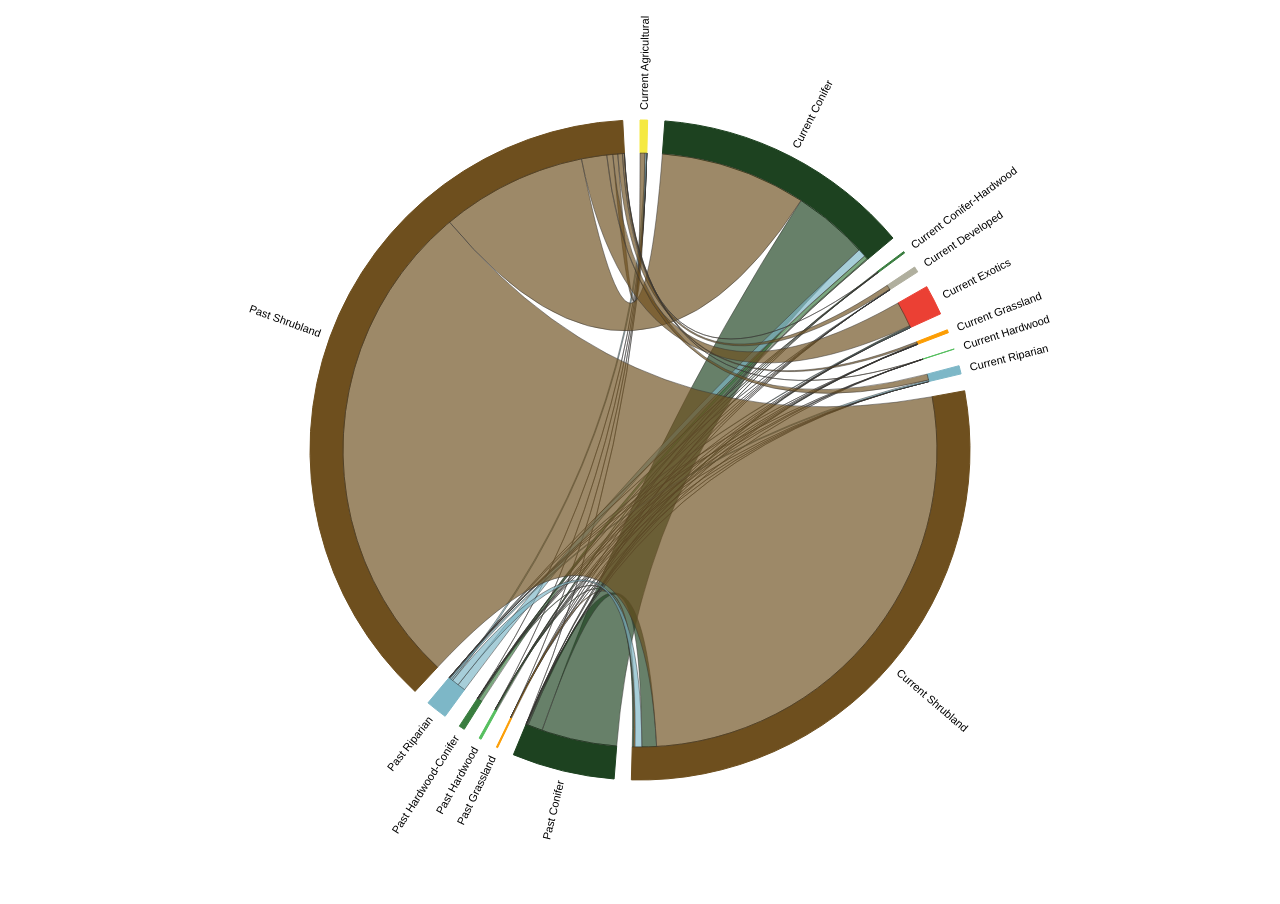
<file: chord.html>
<!DOCTYPE html>
<html>
<head>
<meta charset="utf-8" />
<title>chorddiag</title>
<style type="text/css">@layer htmltools {
.html-fill-container {
display: flex;
flex-direction: column;

min-height: 0;
min-width: 0;
}
.html-fill-container > .html-fill-item {

flex: 1 1 auto;
min-height: 0;
min-width: 0;
}
.html-fill-container > :not(.html-fill-item) {

flex: 0 0 auto;
}
}
</style>
<script>(function() {
  // If window.HTMLWidgets is already defined, then use it; otherwise create a
  // new object. This allows preceding code to set options that affect the
  // initialization process (though none currently exist).
  window.HTMLWidgets = window.HTMLWidgets || {};

  // See if we're running in a viewer pane. If not, we're in a web browser.
  var viewerMode = window.HTMLWidgets.viewerMode =
      /\bviewer_pane=1\b/.test(window.location);

  // See if we're running in Shiny mode. If not, it's a static document.
  // Note that static widgets can appear in both Shiny and static modes, but
  // obviously, Shiny widgets can only appear in Shiny apps/documents.
  var shinyMode = window.HTMLWidgets.shinyMode =
      typeof(window.Shiny) !== "undefined" && !!window.Shiny.outputBindings;

  // We can't count on jQuery being available, so we implement our own
  // version if necessary.
  function querySelectorAll(scope, selector) {
    if (typeof(jQuery) !== "undefined" && scope instanceof jQuery) {
      return scope.find(selector);
    }
    if (scope.querySelectorAll) {
      return scope.querySelectorAll(selector);
    }
  }

  function asArray(value) {
    if (value === null)
      return [];
    if ($.isArray(value))
      return value;
    return [value];
  }

  // Implement jQuery's extend
  function extend(target /*, ... */) {
    if (arguments.length == 1) {
      return target;
    }
    for (var i = 1; i < arguments.length; i++) {
      var source = arguments[i];
      for (var prop in source) {
        if (source.hasOwnProperty(prop)) {
          target[prop] = source[prop];
        }
      }
    }
    return target;
  }

  // IE8 doesn't support Array.forEach.
  function forEach(values, callback, thisArg) {
    if (values.forEach) {
      values.forEach(callback, thisArg);
    } else {
      for (var i = 0; i < values.length; i++) {
        callback.call(thisArg, values[i], i, values);
      }
    }
  }

  // Replaces the specified method with the return value of funcSource.
  //
  // Note that funcSource should not BE the new method, it should be a function
  // that RETURNS the new method. funcSource receives a single argument that is
  // the overridden method, it can be called from the new method. The overridden
  // method can be called like a regular function, it has the target permanently
  // bound to it so "this" will work correctly.
  function overrideMethod(target, methodName, funcSource) {
    var superFunc = target[methodName] || function() {};
    var superFuncBound = function() {
      return superFunc.apply(target, arguments);
    };
    target[methodName] = funcSource(superFuncBound);
  }

  // Add a method to delegator that, when invoked, calls
  // delegatee.methodName. If there is no such method on
  // the delegatee, but there was one on delegator before
  // delegateMethod was called, then the original version
  // is invoked instead.
  // For example:
  //
  // var a = {
  //   method1: function() { console.log('a1'); }
  //   method2: function() { console.log('a2'); }
  // };
  // var b = {
  //   method1: function() { console.log('b1'); }
  // };
  // delegateMethod(a, b, "method1");
  // delegateMethod(a, b, "method2");
  // a.method1();
  // a.method2();
  //
  // The output would be "b1", "a2".
  function delegateMethod(delegator, delegatee, methodName) {
    var inherited = delegator[methodName];
    delegator[methodName] = function() {
      var target = delegatee;
      var method = delegatee[methodName];

      // The method doesn't exist on the delegatee. Instead,
      // call the method on the delegator, if it exists.
      if (!method) {
        target = delegator;
        method = inherited;
      }

      if (method) {
        return method.apply(target, arguments);
      }
    };
  }

  // Implement a vague facsimilie of jQuery's data method
  function elementData(el, name, value) {
    if (arguments.length == 2) {
      return el["htmlwidget_data_" + name];
    } else if (arguments.length == 3) {
      el["htmlwidget_data_" + name] = value;
      return el;
    } else {
      throw new Error("Wrong number of arguments for elementData: " +
        arguments.length);
    }
  }

  // http://stackoverflow.com/questions/3446170/escape-string-for-use-in-javascript-regex
  function escapeRegExp(str) {
    return str.replace(/[\-\[\]\/\{\}\(\)\*\+\?\.\\\^\$\|]/g, "\\$&");
  }

  function hasClass(el, className) {
    var re = new RegExp("\\b" + escapeRegExp(className) + "\\b");
    return re.test(el.className);
  }

  // elements - array (or array-like object) of HTML elements
  // className - class name to test for
  // include - if true, only return elements with given className;
  //   if false, only return elements *without* given className
  function filterByClass(elements, className, include) {
    var results = [];
    for (var i = 0; i < elements.length; i++) {
      if (hasClass(elements[i], className) == include)
        results.push(elements[i]);
    }
    return results;
  }

  function on(obj, eventName, func) {
    if (obj.addEventListener) {
      obj.addEventListener(eventName, func, false);
    } else if (obj.attachEvent) {
      obj.attachEvent(eventName, func);
    }
  }

  function off(obj, eventName, func) {
    if (obj.removeEventListener)
      obj.removeEventListener(eventName, func, false);
    else if (obj.detachEvent) {
      obj.detachEvent(eventName, func);
    }
  }

  // Translate array of values to top/right/bottom/left, as usual with
  // the "padding" CSS property
  // https://developer.mozilla.org/en-US/docs/Web/CSS/padding
  function unpackPadding(value) {
    if (typeof(value) === "number")
      value = [value];
    if (value.length === 1) {
      return {top: value[0], right: value[0], bottom: value[0], left: value[0]};
    }
    if (value.length === 2) {
      return {top: value[0], right: value[1], bottom: value[0], left: value[1]};
    }
    if (value.length === 3) {
      return {top: value[0], right: value[1], bottom: value[2], left: value[1]};
    }
    if (value.length === 4) {
      return {top: value[0], right: value[1], bottom: value[2], left: value[3]};
    }
  }

  // Convert an unpacked padding object to a CSS value
  function paddingToCss(paddingObj) {
    return paddingObj.top + "px " + paddingObj.right + "px " + paddingObj.bottom + "px " + paddingObj.left + "px";
  }

  // Makes a number suitable for CSS
  function px(x) {
    if (typeof(x) === "number")
      return x + "px";
    else
      return x;
  }

  // Retrieves runtime widget sizing information for an element.
  // The return value is either null, or an object with fill, padding,
  // defaultWidth, defaultHeight fields.
  function sizingPolicy(el) {
    var sizingEl = document.querySelector("script[data-for='" + el.id + "'][type='application/htmlwidget-sizing']");
    if (!sizingEl)
      return null;
    var sp = JSON.parse(sizingEl.textContent || sizingEl.text || "{}");
    if (viewerMode) {
      return sp.viewer;
    } else {
      return sp.browser;
    }
  }

  // @param tasks Array of strings (or falsy value, in which case no-op).
  //   Each element must be a valid JavaScript expression that yields a
  //   function. Or, can be an array of objects with "code" and "data"
  //   properties; in this case, the "code" property should be a string
  //   of JS that's an expr that yields a function, and "data" should be
  //   an object that will be added as an additional argument when that
  //   function is called.
  // @param target The object that will be "this" for each function
  //   execution.
  // @param args Array of arguments to be passed to the functions. (The
  //   same arguments will be passed to all functions.)
  function evalAndRun(tasks, target, args) {
    if (tasks) {
      forEach(tasks, function(task) {
        var theseArgs = args;
        if (typeof(task) === "object") {
          theseArgs = theseArgs.concat([task.data]);
          task = task.code;
        }
        var taskFunc = tryEval(task);
        if (typeof(taskFunc) !== "function") {
          throw new Error("Task must be a function! Source:\n" + task);
        }
        taskFunc.apply(target, theseArgs);
      });
    }
  }

  // Attempt eval() both with and without enclosing in parentheses.
  // Note that enclosing coerces a function declaration into
  // an expression that eval() can parse
  // (otherwise, a SyntaxError is thrown)
  function tryEval(code) {
    var result = null;
    try {
      result = eval("(" + code + ")");
    } catch(error) {
      if (!(error instanceof SyntaxError)) {
        throw error;
      }
      try {
        result = eval(code);
      } catch(e) {
        if (e instanceof SyntaxError) {
          throw error;
        } else {
          throw e;
        }
      }
    }
    return result;
  }

  function initSizing(el) {
    var sizing = sizingPolicy(el);
    if (!sizing)
      return;

    var cel = document.getElementById("htmlwidget_container");
    if (!cel)
      return;

    if (typeof(sizing.padding) !== "undefined") {
      document.body.style.margin = "0";
      document.body.style.padding = paddingToCss(unpackPadding(sizing.padding));
    }

    if (sizing.fill) {
      document.body.style.overflow = "hidden";
      document.body.style.width = "100%";
      document.body.style.height = "100%";
      document.documentElement.style.width = "100%";
      document.documentElement.style.height = "100%";
      cel.style.position = "absolute";
      var pad = unpackPadding(sizing.padding);
      cel.style.top = pad.top + "px";
      cel.style.right = pad.right + "px";
      cel.style.bottom = pad.bottom + "px";
      cel.style.left = pad.left + "px";
      el.style.width = "100%";
      el.style.height = "100%";

      return {
        getWidth: function() { return cel.getBoundingClientRect().width; },
        getHeight: function() { return cel.getBoundingClientRect().height; }
      };

    } else {
      el.style.width = px(sizing.width);
      el.style.height = px(sizing.height);

      return {
        getWidth: function() { return cel.getBoundingClientRect().width; },
        getHeight: function() { return cel.getBoundingClientRect().height; }
      };
    }
  }

  // Default implementations for methods
  var defaults = {
    find: function(scope) {
      return querySelectorAll(scope, "." + this.name);
    },
    renderError: function(el, err) {
      var $el = $(el);

      this.clearError(el);

      // Add all these error classes, as Shiny does
      var errClass = "shiny-output-error";
      if (err.type !== null) {
        // use the classes of the error condition as CSS class names
        errClass = errClass + " " + $.map(asArray(err.type), function(type) {
          return errClass + "-" + type;
        }).join(" ");
      }
      errClass = errClass + " htmlwidgets-error";

      // Is el inline or block? If inline or inline-block, just display:none it
      // and add an inline error.
      var display = $el.css("display");
      $el.data("restore-display-mode", display);

      if (display === "inline" || display === "inline-block") {
        $el.hide();
        if (err.message !== "") {
          var errorSpan = $("<span>").addClass(errClass);
          errorSpan.text(err.message);
          $el.after(errorSpan);
        }
      } else if (display === "block") {
        // If block, add an error just after the el, set visibility:none on the
        // el, and position the error to be on top of the el.
        // Mark it with a unique ID and CSS class so we can remove it later.
        $el.css("visibility", "hidden");
        if (err.message !== "") {
          var errorDiv = $("<div>").addClass(errClass).css("position", "absolute")
            .css("top", el.offsetTop)
            .css("left", el.offsetLeft)
            // setting width can push out the page size, forcing otherwise
            // unnecessary scrollbars to appear and making it impossible for
            // the element to shrink; so use max-width instead
            .css("maxWidth", el.offsetWidth)
            .css("height", el.offsetHeight);
          errorDiv.text(err.message);
          $el.after(errorDiv);

          // Really dumb way to keep the size/position of the error in sync with
          // the parent element as the window is resized or whatever.
          var intId = setInterval(function() {
            if (!errorDiv[0].parentElement) {
              clearInterval(intId);
              return;
            }
            errorDiv
              .css("top", el.offsetTop)
              .css("left", el.offsetLeft)
              .css("maxWidth", el.offsetWidth)
              .css("height", el.offsetHeight);
          }, 500);
        }
      }
    },
    clearError: function(el) {
      var $el = $(el);
      var display = $el.data("restore-display-mode");
      $el.data("restore-display-mode", null);

      if (display === "inline" || display === "inline-block") {
        if (display)
          $el.css("display", display);
        $(el.nextSibling).filter(".htmlwidgets-error").remove();
      } else if (display === "block"){
        $el.css("visibility", "inherit");
        $(el.nextSibling).filter(".htmlwidgets-error").remove();
      }
    },
    sizing: {}
  };

  // Called by widget bindings to register a new type of widget. The definition
  // object can contain the following properties:
  // - name (required) - A string indicating the binding name, which will be
  //   used by default as the CSS classname to look for.
  // - initialize (optional) - A function(el) that will be called once per
  //   widget element; if a value is returned, it will be passed as the third
  //   value to renderValue.
  // - renderValue (required) - A function(el, data, initValue) that will be
  //   called with data. Static contexts will cause this to be called once per
  //   element; Shiny apps will cause this to be called multiple times per
  //   element, as the data changes.
  window.HTMLWidgets.widget = function(definition) {
    if (!definition.name) {
      throw new Error("Widget must have a name");
    }
    if (!definition.type) {
      throw new Error("Widget must have a type");
    }
    // Currently we only support output widgets
    if (definition.type !== "output") {
      throw new Error("Unrecognized widget type '" + definition.type + "'");
    }
    // TODO: Verify that .name is a valid CSS classname

    // Support new-style instance-bound definitions. Old-style class-bound
    // definitions have one widget "object" per widget per type/class of
    // widget; the renderValue and resize methods on such widget objects
    // take el and instance arguments, because the widget object can't
    // store them. New-style instance-bound definitions have one widget
    // object per widget instance; the definition that's passed in doesn't
    // provide renderValue or resize methods at all, just the single method
    //   factory(el, width, height)
    // which returns an object that has renderValue(x) and resize(w, h).
    // This enables a far more natural programming style for the widget
    // author, who can store per-instance state using either OO-style
    // instance fields or functional-style closure variables (I guess this
    // is in contrast to what can only be called C-style pseudo-OO which is
    // what we required before).
    if (definition.factory) {
      definition = createLegacyDefinitionAdapter(definition);
    }

    if (!definition.renderValue) {
      throw new Error("Widget must have a renderValue function");
    }

    // For static rendering (non-Shiny), use a simple widget registration
    // scheme. We also use this scheme for Shiny apps/documents that also
    // contain static widgets.
    window.HTMLWidgets.widgets = window.HTMLWidgets.widgets || [];
    // Merge defaults into the definition; don't mutate the original definition.
    var staticBinding = extend({}, defaults, definition);
    overrideMethod(staticBinding, "find", function(superfunc) {
      return function(scope) {
        var results = superfunc(scope);
        // Filter out Shiny outputs, we only want the static kind
        return filterByClass(results, "html-widget-output", false);
      };
    });
    window.HTMLWidgets.widgets.push(staticBinding);

    if (shinyMode) {
      // Shiny is running. Register the definition with an output binding.
      // The definition itself will not be the output binding, instead
      // we will make an output binding object that delegates to the
      // definition. This is because we foolishly used the same method
      // name (renderValue) for htmlwidgets definition and Shiny bindings
      // but they actually have quite different semantics (the Shiny
      // bindings receive data that includes lots of metadata that it
      // strips off before calling htmlwidgets renderValue). We can't
      // just ignore the difference because in some widgets it's helpful
      // to call this.renderValue() from inside of resize(), and if
      // we're not delegating, then that call will go to the Shiny
      // version instead of the htmlwidgets version.

      // Merge defaults with definition, without mutating either.
      var bindingDef = extend({}, defaults, definition);

      // This object will be our actual Shiny binding.
      var shinyBinding = new Shiny.OutputBinding();

      // With a few exceptions, we'll want to simply use the bindingDef's
      // version of methods if they are available, otherwise fall back to
      // Shiny's defaults. NOTE: If Shiny's output bindings gain additional
      // methods in the future, and we want them to be overrideable by
      // HTMLWidget binding definitions, then we'll need to add them to this
      // list.
      delegateMethod(shinyBinding, bindingDef, "getId");
      delegateMethod(shinyBinding, bindingDef, "onValueChange");
      delegateMethod(shinyBinding, bindingDef, "onValueError");
      delegateMethod(shinyBinding, bindingDef, "renderError");
      delegateMethod(shinyBinding, bindingDef, "clearError");
      delegateMethod(shinyBinding, bindingDef, "showProgress");

      // The find, renderValue, and resize are handled differently, because we
      // want to actually decorate the behavior of the bindingDef methods.

      shinyBinding.find = function(scope) {
        var results = bindingDef.find(scope);

        // Only return elements that are Shiny outputs, not static ones
        var dynamicResults = results.filter(".html-widget-output");

        // It's possible that whatever caused Shiny to think there might be
        // new dynamic outputs, also caused there to be new static outputs.
        // Since there might be lots of different htmlwidgets bindings, we
        // schedule execution for later--no need to staticRender multiple
        // times.
        if (results.length !== dynamicResults.length)
          scheduleStaticRender();

        return dynamicResults;
      };

      // Wrap renderValue to handle initialization, which unfortunately isn't
      // supported natively by Shiny at the time of this writing.

      shinyBinding.renderValue = function(el, data) {
        Shiny.renderDependencies(data.deps);
        // Resolve strings marked as javascript literals to objects
        if (!(data.evals instanceof Array)) data.evals = [data.evals];
        for (var i = 0; data.evals && i < data.evals.length; i++) {
          window.HTMLWidgets.evaluateStringMember(data.x, data.evals[i]);
        }
        if (!bindingDef.renderOnNullValue) {
          if (data.x === null) {
            el.style.visibility = "hidden";
            return;
          } else {
            el.style.visibility = "inherit";
          }
        }
        if (!elementData(el, "initialized")) {
          initSizing(el);

          elementData(el, "initialized", true);
          if (bindingDef.initialize) {
            var rect = el.getBoundingClientRect();
            var result = bindingDef.initialize(el, rect.width, rect.height);
            elementData(el, "init_result", result);
          }
        }
        bindingDef.renderValue(el, data.x, elementData(el, "init_result"));
        evalAndRun(data.jsHooks.render, elementData(el, "init_result"), [el, data.x]);
      };

      // Only override resize if bindingDef implements it
      if (bindingDef.resize) {
        shinyBinding.resize = function(el, width, height) {
          // Shiny can call resize before initialize/renderValue have been
          // called, which doesn't make sense for widgets.
          if (elementData(el, "initialized")) {
            bindingDef.resize(el, width, height, elementData(el, "init_result"));
          }
        };
      }

      Shiny.outputBindings.register(shinyBinding, bindingDef.name);
    }
  };

  var scheduleStaticRenderTimerId = null;
  function scheduleStaticRender() {
    if (!scheduleStaticRenderTimerId) {
      scheduleStaticRenderTimerId = setTimeout(function() {
        scheduleStaticRenderTimerId = null;
        window.HTMLWidgets.staticRender();
      }, 1);
    }
  }

  // Render static widgets after the document finishes loading
  // Statically render all elements that are of this widget's class
  window.HTMLWidgets.staticRender = function() {
    var bindings = window.HTMLWidgets.widgets || [];
    forEach(bindings, function(binding) {
      var matches = binding.find(document.documentElement);
      forEach(matches, function(el) {
        var sizeObj = initSizing(el, binding);

        var getSize = function(el) {
          if (sizeObj) {
            return {w: sizeObj.getWidth(), h: sizeObj.getHeight()}
          } else {
            var rect = el.getBoundingClientRect();
            return {w: rect.width, h: rect.height}
          }
        };

        if (hasClass(el, "html-widget-static-bound"))
          return;
        el.className = el.className + " html-widget-static-bound";

        var initResult;
        if (binding.initialize) {
          var size = getSize(el);
          initResult = binding.initialize(el, size.w, size.h);
          elementData(el, "init_result", initResult);
        }

        if (binding.resize) {
          var lastSize = getSize(el);
          var resizeHandler = function(e) {
            var size = getSize(el);
            if (size.w === 0 && size.h === 0)
              return;
            if (size.w === lastSize.w && size.h === lastSize.h)
              return;
            lastSize = size;
            binding.resize(el, size.w, size.h, initResult);
          };

          on(window, "resize", resizeHandler);

          // This is needed for cases where we're running in a Shiny
          // app, but the widget itself is not a Shiny output, but
          // rather a simple static widget. One example of this is
          // an rmarkdown document that has runtime:shiny and widget
          // that isn't in a render function. Shiny only knows to
          // call resize handlers for Shiny outputs, not for static
          // widgets, so we do it ourselves.
          if (window.jQuery) {
            window.jQuery(document).on(
              "shown.htmlwidgets shown.bs.tab.htmlwidgets shown.bs.collapse.htmlwidgets",
              resizeHandler
            );
            window.jQuery(document).on(
              "hidden.htmlwidgets hidden.bs.tab.htmlwidgets hidden.bs.collapse.htmlwidgets",
              resizeHandler
            );
          }

          // This is needed for the specific case of ioslides, which
          // flips slides between display:none and display:block.
          // Ideally we would not have to have ioslide-specific code
          // here, but rather have ioslides raise a generic event,
          // but the rmarkdown package just went to CRAN so the
          // window to getting that fixed may be long.
          if (window.addEventListener) {
            // It's OK to limit this to window.addEventListener
            // browsers because ioslides itself only supports
            // such browsers.
            on(document, "slideenter", resizeHandler);
            on(document, "slideleave", resizeHandler);
          }
        }

        var scriptData = document.querySelector("script[data-for='" + el.id + "'][type='application/json']");
        if (scriptData) {
          var data = JSON.parse(scriptData.textContent || scriptData.text);
          // Resolve strings marked as javascript literals to objects
          if (!(data.evals instanceof Array)) data.evals = [data.evals];
          for (var k = 0; data.evals && k < data.evals.length; k++) {
            window.HTMLWidgets.evaluateStringMember(data.x, data.evals[k]);
          }
          binding.renderValue(el, data.x, initResult);
          evalAndRun(data.jsHooks.render, initResult, [el, data.x]);
        }
      });
    });

    invokePostRenderHandlers();
  }


  function has_jQuery3() {
    if (!window.jQuery) {
      return false;
    }
    var $version = window.jQuery.fn.jquery;
    var $major_version = parseInt($version.split(".")[0]);
    return $major_version >= 3;
  }

  /*
  / Shiny 1.4 bumped jQuery from 1.x to 3.x which means jQuery's
  / on-ready handler (i.e., $(fn)) is now asyncronous (i.e., it now
  / really means $(setTimeout(fn)).
  / https://jquery.com/upgrade-guide/3.0/#breaking-change-document-ready-handlers-are-now-asynchronous
  /
  / Since Shiny uses $() to schedule initShiny, shiny>=1.4 calls initShiny
  / one tick later than it did before, which means staticRender() is
  / called renderValue() earlier than (advanced) widget authors might be expecting.
  / https://github.com/rstudio/shiny/issues/2630
  /
  / For a concrete example, leaflet has some methods (e.g., updateBounds)
  / which reference Shiny methods registered in initShiny (e.g., setInputValue).
  / Since leaflet is privy to this life-cycle, it knows to use setTimeout() to
  / delay execution of those methods (until Shiny methods are ready)
  / https://github.com/rstudio/leaflet/blob/18ec981/javascript/src/index.js#L266-L268
  /
  / Ideally widget authors wouldn't need to use this setTimeout() hack that
  / leaflet uses to call Shiny methods on a staticRender(). In the long run,
  / the logic initShiny should be broken up so that method registration happens
  / right away, but binding happens later.
  */
  function maybeStaticRenderLater() {
    if (shinyMode && has_jQuery3()) {
      window.jQuery(window.HTMLWidgets.staticRender);
    } else {
      window.HTMLWidgets.staticRender();
    }
  }

  if (document.addEventListener) {
    document.addEventListener("DOMContentLoaded", function() {
      document.removeEventListener("DOMContentLoaded", arguments.callee, false);
      maybeStaticRenderLater();
    }, false);
  } else if (document.attachEvent) {
    document.attachEvent("onreadystatechange", function() {
      if (document.readyState === "complete") {
        document.detachEvent("onreadystatechange", arguments.callee);
        maybeStaticRenderLater();
      }
    });
  }


  window.HTMLWidgets.getAttachmentUrl = function(depname, key) {
    // If no key, default to the first item
    if (typeof(key) === "undefined")
      key = 1;

    var link = document.getElementById(depname + "-" + key + "-attachment");
    if (!link) {
      throw new Error("Attachment " + depname + "/" + key + " not found in document");
    }
    return link.getAttribute("href");
  };

  window.HTMLWidgets.dataframeToD3 = function(df) {
    var names = [];
    var length;
    for (var name in df) {
        if (df.hasOwnProperty(name))
            names.push(name);
        if (typeof(df[name]) !== "object" || typeof(df[name].length) === "undefined") {
            throw new Error("All fields must be arrays");
        } else if (typeof(length) !== "undefined" && length !== df[name].length) {
            throw new Error("All fields must be arrays of the same length");
        }
        length = df[name].length;
    }
    var results = [];
    var item;
    for (var row = 0; row < length; row++) {
        item = {};
        for (var col = 0; col < names.length; col++) {
            item[names[col]] = df[names[col]][row];
        }
        results.push(item);
    }
    return results;
  };

  window.HTMLWidgets.transposeArray2D = function(array) {
      if (array.length === 0) return array;
      var newArray = array[0].map(function(col, i) {
          return array.map(function(row) {
              return row[i]
          })
      });
      return newArray;
  };
  // Split value at splitChar, but allow splitChar to be escaped
  // using escapeChar. Any other characters escaped by escapeChar
  // will be included as usual (including escapeChar itself).
  function splitWithEscape(value, splitChar, escapeChar) {
    var results = [];
    var escapeMode = false;
    var currentResult = "";
    for (var pos = 0; pos < value.length; pos++) {
      if (!escapeMode) {
        if (value[pos] === splitChar) {
          results.push(currentResult);
          currentResult = "";
        } else if (value[pos] === escapeChar) {
          escapeMode = true;
        } else {
          currentResult += value[pos];
        }
      } else {
        currentResult += value[pos];
        escapeMode = false;
      }
    }
    if (currentResult !== "") {
      results.push(currentResult);
    }
    return results;
  }
  // Function authored by Yihui/JJ Allaire
  window.HTMLWidgets.evaluateStringMember = function(o, member) {
    var parts = splitWithEscape(member, '.', '\\');
    for (var i = 0, l = parts.length; i < l; i++) {
      var part = parts[i];
      // part may be a character or 'numeric' member name
      if (o !== null && typeof o === "object" && part in o) {
        if (i == (l - 1)) { // if we are at the end of the line then evalulate
          if (typeof o[part] === "string")
            o[part] = tryEval(o[part]);
        } else { // otherwise continue to next embedded object
          o = o[part];
        }
      }
    }
  };

  // Retrieve the HTMLWidget instance (i.e. the return value of an
  // HTMLWidget binding's initialize() or factory() function)
  // associated with an element, or null if none.
  window.HTMLWidgets.getInstance = function(el) {
    return elementData(el, "init_result");
  };

  // Finds the first element in the scope that matches the selector,
  // and returns the HTMLWidget instance (i.e. the return value of
  // an HTMLWidget binding's initialize() or factory() function)
  // associated with that element, if any. If no element matches the
  // selector, or the first matching element has no HTMLWidget
  // instance associated with it, then null is returned.
  //
  // The scope argument is optional, and defaults to window.document.
  window.HTMLWidgets.find = function(scope, selector) {
    if (arguments.length == 1) {
      selector = scope;
      scope = document;
    }

    var el = scope.querySelector(selector);
    if (el === null) {
      return null;
    } else {
      return window.HTMLWidgets.getInstance(el);
    }
  };

  // Finds all elements in the scope that match the selector, and
  // returns the HTMLWidget instances (i.e. the return values of
  // an HTMLWidget binding's initialize() or factory() function)
  // associated with the elements, in an array. If elements that
  // match the selector don't have an associated HTMLWidget
  // instance, the returned array will contain nulls.
  //
  // The scope argument is optional, and defaults to window.document.
  window.HTMLWidgets.findAll = function(scope, selector) {
    if (arguments.length == 1) {
      selector = scope;
      scope = document;
    }

    var nodes = scope.querySelectorAll(selector);
    var results = [];
    for (var i = 0; i < nodes.length; i++) {
      results.push(window.HTMLWidgets.getInstance(nodes[i]));
    }
    return results;
  };

  var postRenderHandlers = [];
  function invokePostRenderHandlers() {
    while (postRenderHandlers.length) {
      var handler = postRenderHandlers.shift();
      if (handler) {
        handler();
      }
    }
  }

  // Register the given callback function to be invoked after the
  // next time static widgets are rendered.
  window.HTMLWidgets.addPostRenderHandler = function(callback) {
    postRenderHandlers.push(callback);
  };

  // Takes a new-style instance-bound definition, and returns an
  // old-style class-bound definition. This saves us from having
  // to rewrite all the logic in this file to accomodate both
  // types of definitions.
  function createLegacyDefinitionAdapter(defn) {
    var result = {
      name: defn.name,
      type: defn.type,
      initialize: function(el, width, height) {
        return defn.factory(el, width, height);
      },
      renderValue: function(el, x, instance) {
        return instance.renderValue(x);
      },
      resize: function(el, width, height, instance) {
        return instance.resize(width, height);
      }
    };

    if (defn.find)
      result.find = defn.find;
    if (defn.renderError)
      result.renderError = defn.renderError;
    if (defn.clearError)
      result.clearError = defn.clearError;

    return result;
  }
})();
</script>
<script>// https://d3js.org Version 4.13.0. Copyright 2018 Mike Bostock.
(function(t,n){"object"==typeof exports&&"undefined"!=typeof module?n(exports):"function"==typeof define&&define.amd?define(["exports"],n):n(t.d3=t.d3||{})})(this,function(t){"use strict";function n(t,n){return t<n?-1:t>n?1:t>=n?0:NaN}function e(t){return 1===t.length&&(t=function(t){return function(e,r){return n(t(e),r)}}(t)),{left:function(n,e,r,i){for(null==r&&(r=0),null==i&&(i=n.length);r<i;){var o=r+i>>>1;t(n[o],e)<0?r=o+1:i=o}return r},right:function(n,e,r,i){for(null==r&&(r=0),null==i&&(i=n.length);r<i;){var o=r+i>>>1;t(n[o],e)>0?i=o:r=o+1}return r}}}function r(t,n){return[t,n]}function i(t){return null===t?NaN:+t}function o(t,n){var e,r,o=t.length,u=0,a=-1,c=0,s=0;if(null==n)for(;++a<o;)isNaN(e=i(t[a]))||(s+=(r=e-c)*(e-(c+=r/++u)));else for(;++a<o;)isNaN(e=i(n(t[a],a,t)))||(s+=(r=e-c)*(e-(c+=r/++u)));if(u>1)return s/(u-1)}function u(t,n){var e=o(t,n);return e?Math.sqrt(e):e}function a(t,n){var e,r,i,o=t.length,u=-1;if(null==n){for(;++u<o;)if(null!=(e=t[u])&&e>=e)for(r=i=e;++u<o;)null!=(e=t[u])&&(r>e&&(r=e),i<e&&(i=e))}else for(;++u<o;)if(null!=(e=n(t[u],u,t))&&e>=e)for(r=i=e;++u<o;)null!=(e=n(t[u],u,t))&&(r>e&&(r=e),i<e&&(i=e));return[r,i]}function c(t){return function(){return t}}function s(t){return t}function f(t,n,e){t=+t,n=+n,e=(i=arguments.length)<2?(n=t,t=0,1):i<3?1:+e;for(var r=-1,i=0|Math.max(0,Math.ceil((n-t)/e)),o=new Array(i);++r<i;)o[r]=t+r*e;return o}function l(t,n,e){var r,i,o,u,a=-1;if(n=+n,t=+t,e=+e,t===n&&e>0)return[t];if((r=n<t)&&(i=t,t=n,n=i),0===(u=h(t,n,e))||!isFinite(u))return[];if(u>0)for(t=Math.ceil(t/u),n=Math.floor(n/u),o=new Array(i=Math.ceil(n-t+1));++a<i;)o[a]=(t+a)*u;else for(t=Math.floor(t*u),n=Math.ceil(n*u),o=new Array(i=Math.ceil(t-n+1));++a<i;)o[a]=(t-a)/u;return r&&o.reverse(),o}function h(t,n,e){var r=(n-t)/Math.max(0,e),i=Math.floor(Math.log(r)/Math.LN10),o=r/Math.pow(10,i);return i>=0?(o>=Hs?10:o>=js?5:o>=Xs?2:1)*Math.pow(10,i):-Math.pow(10,-i)/(o>=Hs?10:o>=js?5:o>=Xs?2:1)}function p(t,n,e){var r=Math.abs(n-t)/Math.max(0,e),i=Math.pow(10,Math.floor(Math.log(r)/Math.LN10)),o=r/i;return o>=Hs?i*=10:o>=js?i*=5:o>=Xs&&(i*=2),n<t?-i:i}function d(t){return Math.ceil(Math.log(t.length)/Math.LN2)+1}function v(t,n,e){if(null==e&&(e=i),r=t.length){if((n=+n)<=0||r<2)return+e(t[0],0,t);if(n>=1)return+e(t[r-1],r-1,t);var r,o=(r-1)*n,u=Math.floor(o),a=+e(t[u],u,t);return a+(+e(t[u+1],u+1,t)-a)*(o-u)}}function g(t){for(var n,e,r,i=t.length,o=-1,u=0;++o<i;)u+=t[o].length;for(e=new Array(u);--i>=0;)for(n=(r=t[i]).length;--n>=0;)e[--u]=r[n];return e}function _(t,n){var e,r,i=t.length,o=-1;if(null==n){for(;++o<i;)if(null!=(e=t[o])&&e>=e)for(r=e;++o<i;)null!=(e=t[o])&&r>e&&(r=e)}else for(;++o<i;)if(null!=(e=n(t[o],o,t))&&e>=e)for(r=e;++o<i;)null!=(e=n(t[o],o,t))&&r>e&&(r=e);return r}function y(t){if(!(i=t.length))return[];for(var n=-1,e=_(t,m),r=new Array(e);++n<e;)for(var i,o=-1,u=r[n]=new Array(i);++o<i;)u[o]=t[o][n];return r}function m(t){return t.length}function x(t){return t}function b(t){return"translate("+(t+.5)+",0)"}function w(t){return"translate(0,"+(t+.5)+")"}function M(){return!this.__axis}function T(t,n){function e(e){var h=null==i?n.ticks?n.ticks.apply(n,r):n.domain():i,p=null==o?n.tickFormat?n.tickFormat.apply(n,r):x:o,d=Math.max(u,0)+c,v=n.range(),g=+v[0]+.5,_=+v[v.length-1]+.5,y=(n.bandwidth?function(t){var n=Math.max(0,t.bandwidth()-1)/2;return t.round()&&(n=Math.round(n)),function(e){return+t(e)+n}}:function(t){return function(n){return+t(n)}})(n.copy()),m=e.selection?e.selection():e,b=m.selectAll(".domain").data([null]),w=m.selectAll(".tick").data(h,n).order(),T=w.exit(),N=w.enter().append("g").attr("class","tick"),k=w.select("line"),S=w.select("text");b=b.merge(b.enter().insert("path",".tick").attr("class","domain").attr("stroke","#000")),w=w.merge(N),k=k.merge(N.append("line").attr("stroke","#000").attr(f+"2",s*u)),S=S.merge(N.append("text").attr("fill","#000").attr(f,s*d).attr("dy",t===$s?"0em":t===Zs?"0.71em":"0.32em")),e!==m&&(b=b.transition(e),w=w.transition(e),k=k.transition(e),S=S.transition(e),T=T.transition(e).attr("opacity",Qs).attr("transform",function(t){return isFinite(t=y(t))?l(t):this.getAttribute("transform")}),N.attr("opacity",Qs).attr("transform",function(t){var n=this.parentNode.__axis;return l(n&&isFinite(n=n(t))?n:y(t))})),T.remove(),b.attr("d",t===Gs||t==Ws?"M"+s*a+","+g+"H0.5V"+_+"H"+s*a:"M"+g+","+s*a+"V0.5H"+_+"V"+s*a),w.attr("opacity",1).attr("transform",function(t){return l(y(t))}),k.attr(f+"2",s*u),S.attr(f,s*d).text(p),m.filter(M).attr("fill","none").attr("font-size",10).attr("font-family","sans-serif").attr("text-anchor",t===Ws?"start":t===Gs?"end":"middle"),m.each(function(){this.__axis=y})}var r=[],i=null,o=null,u=6,a=6,c=3,s=t===$s||t===Gs?-1:1,f=t===Gs||t===Ws?"x":"y",l=t===$s||t===Zs?b:w;return e.scale=function(t){return arguments.length?(n=t,e):n},e.ticks=function(){return r=Vs.call(arguments),e},e.tickArguments=function(t){return arguments.length?(r=null==t?[]:Vs.call(t),e):r.slice()},e.tickValues=function(t){return arguments.length?(i=null==t?null:Vs.call(t),e):i&&i.slice()},e.tickFormat=function(t){return arguments.length?(o=t,e):o},e.tickSize=function(t){return arguments.length?(u=a=+t,e):u},e.tickSizeInner=function(t){return arguments.length?(u=+t,e):u},e.tickSizeOuter=function(t){return arguments.length?(a=+t,e):a},e.tickPadding=function(t){return arguments.length?(c=+t,e):c},e}function N(){for(var t,n=0,e=arguments.length,r={};n<e;++n){if(!(t=arguments[n]+"")||t in r)throw new Error("illegal type: "+t);r[t]=[]}return new k(r)}function k(t){this._=t}function S(t,n,e){for(var r=0,i=t.length;r<i;++r)if(t[r].name===n){t[r]=Js,t=t.slice(0,r).concat(t.slice(r+1));break}return null!=e&&t.push({name:n,value:e}),t}function E(t){var n=t+="",e=n.indexOf(":");return e>=0&&"xmlns"!==(n=t.slice(0,e))&&(t=t.slice(e+1)),tf.hasOwnProperty(n)?{space:tf[n],local:t}:t}function A(t){var n=E(t);return(n.local?function(t){return function(){return this.ownerDocument.createElementNS(t.space,t.local)}}:function(t){return function(){var n=this.ownerDocument,e=this.namespaceURI;return e===Ks&&n.documentElement.namespaceURI===Ks?n.createElement(t):n.createElementNS(e,t)}})(n)}function C(){}function z(t){return null==t?C:function(){return this.querySelector(t)}}function P(){return[]}function R(t){return null==t?P:function(){return this.querySelectorAll(t)}}function L(t){return new Array(t.length)}function q(t,n){this.ownerDocument=t.ownerDocument,this.namespaceURI=t.namespaceURI,this._next=null,this._parent=t,this.__data__=n}function D(t,n,e,r,i,o){for(var u,a=0,c=n.length,s=o.length;a<s;++a)(u=n[a])?(u.__data__=o[a],r[a]=u):e[a]=new q(t,o[a]);for(;a<c;++a)(u=n[a])&&(i[a]=u)}function U(t,n,e,r,i,o,u){var a,c,s,f={},l=n.length,h=o.length,p=new Array(l);for(a=0;a<l;++a)(c=n[a])&&(p[a]=s=uf+u.call(c,c.__data__,a,n),s in f?i[a]=c:f[s]=c);for(a=0;a<h;++a)(c=f[s=uf+u.call(t,o[a],a,o)])?(r[a]=c,c.__data__=o[a],f[s]=null):e[a]=new q(t,o[a]);for(a=0;a<l;++a)(c=n[a])&&f[p[a]]===c&&(i[a]=c)}function O(t,n){return t<n?-1:t>n?1:t>=n?0:NaN}function F(t){return t.ownerDocument&&t.ownerDocument.defaultView||t.document&&t||t.defaultView}function I(t,n){return t.style.getPropertyValue(n)||F(t).getComputedStyle(t,null).getPropertyValue(n)}function Y(t){return t.trim().split(/^|\s+/)}function B(t){return t.classList||new H(t)}function H(t){this._node=t,this._names=Y(t.getAttribute("class")||"")}function j(t,n){for(var e=B(t),r=-1,i=n.length;++r<i;)e.add(n[r])}function X(t,n){for(var e=B(t),r=-1,i=n.length;++r<i;)e.remove(n[r])}function V(){this.textContent=""}function $(){this.innerHTML=""}function W(){this.nextSibling&&this.parentNode.appendChild(this)}function Z(){this.previousSibling&&this.parentNode.insertBefore(this,this.parentNode.firstChild)}function G(){return null}function Q(){var t=this.parentNode;t&&t.removeChild(this)}function J(){return this.parentNode.insertBefore(this.cloneNode(!1),this.nextSibling)}function K(){return this.parentNode.insertBefore(this.cloneNode(!0),this.nextSibling)}function tt(t,n,e){return t=nt(t,n,e),function(n){var e=n.relatedTarget;e&&(e===this||8&e.compareDocumentPosition(this))||t.call(this,n)}}function nt(n,e,r){return function(i){var o=t.event;t.event=i;try{n.call(this,this.__data__,e,r)}finally{t.event=o}}}function et(t){return function(){var n=this.__on;if(n){for(var e,r=0,i=-1,o=n.length;r<o;++r)e=n[r],t.type&&e.type!==t.type||e.name!==t.name?n[++i]=e:this.removeEventListener(e.type,e.listener,e.capture);++i?n.length=i:delete this.__on}}}function rt(t,n,e){var r=af.hasOwnProperty(t.type)?tt:nt;return function(i,o,u){var a,c=this.__on,s=r(n,o,u);if(c)for(var f=0,l=c.length;f<l;++f)if((a=c[f]).type===t.type&&a.name===t.name)return this.removeEventListener(a.type,a.listener,a.capture),this.addEventListener(a.type,a.listener=s,a.capture=e),void(a.value=n);this.addEventListener(t.type,s,e),a={type:t.type,name:t.name,value:n,listener:s,capture:e},c?c.push(a):this.__on=[a]}}function it(n,e,r,i){var o=t.event;n.sourceEvent=t.event,t.event=n;try{return e.apply(r,i)}finally{t.event=o}}function ot(t,n,e){var r=F(t),i=r.CustomEvent;"function"==typeof i?i=new i(n,e):(i=r.document.createEvent("Event"),e?(i.initEvent(n,e.bubbles,e.cancelable),i.detail=e.detail):i.initEvent(n,!1,!1)),t.dispatchEvent(i)}function ut(t,n){this._groups=t,this._parents=n}function at(){return new ut([[document.documentElement]],cf)}function ct(t){return"string"==typeof t?new ut([[document.querySelector(t)]],[document.documentElement]):new ut([[t]],cf)}function st(){return new ft}function ft(){this._="@"+(++sf).toString(36)}function lt(){for(var n,e=t.event;n=e.sourceEvent;)e=n;return e}function ht(t,n){var e=t.ownerSVGElement||t;if(e.createSVGPoint){var r=e.createSVGPoint();return r.x=n.clientX,r.y=n.clientY,r=r.matrixTransform(t.getScreenCTM().inverse()),[r.x,r.y]}var i=t.getBoundingClientRect();return[n.clientX-i.left-t.clientLeft,n.clientY-i.top-t.clientTop]}function pt(t){var n=lt();return n.changedTouches&&(n=n.changedTouches[0]),ht(t,n)}function dt(t,n,e){arguments.length<3&&(e=n,n=lt().changedTouches);for(var r,i=0,o=n?n.length:0;i<o;++i)if((r=n[i]).identifier===e)return ht(t,r);return null}function vt(){t.event.stopImmediatePropagation()}function gt(){t.event.preventDefault(),t.event.stopImmediatePropagation()}function _t(t){var n=t.document.documentElement,e=ct(t).on("dragstart.drag",gt,!0);"onselectstart"in n?e.on("selectstart.drag",gt,!0):(n.__noselect=n.style.MozUserSelect,n.style.MozUserSelect="none")}function yt(t,n){var e=t.document.documentElement,r=ct(t).on("dragstart.drag",null);n&&(r.on("click.drag",gt,!0),setTimeout(function(){r.on("click.drag",null)},0)),"onselectstart"in e?r.on("selectstart.drag",null):(e.style.MozUserSelect=e.__noselect,delete e.__noselect)}function mt(t){return function(){return t}}function xt(t,n,e,r,i,o,u,a,c,s){this.target=t,this.type=n,this.subject=e,this.identifier=r,this.active=i,this.x=o,this.y=u,this.dx=a,this.dy=c,this._=s}function bt(){return!t.event.button}function wt(){return this.parentNode}function Mt(n){return null==n?{x:t.event.x,y:t.event.y}:n}function Tt(){return"ontouchstart"in this}function Nt(t,n,e){t.prototype=n.prototype=e,e.constructor=t}function kt(t,n){var e=Object.create(t.prototype);for(var r in n)e[r]=n[r];return e}function St(){}function Et(t){var n;return t=(t+"").trim().toLowerCase(),(n=pf.exec(t))?(n=parseInt(n[1],16),new Rt(n>>8&15|n>>4&240,n>>4&15|240&n,(15&n)<<4|15&n,1)):(n=df.exec(t))?At(parseInt(n[1],16)):(n=vf.exec(t))?new Rt(n[1],n[2],n[3],1):(n=gf.exec(t))?new Rt(255*n[1]/100,255*n[2]/100,255*n[3]/100,1):(n=_f.exec(t))?Ct(n[1],n[2],n[3],n[4]):(n=yf.exec(t))?Ct(255*n[1]/100,255*n[2]/100,255*n[3]/100,n[4]):(n=mf.exec(t))?Lt(n[1],n[2]/100,n[3]/100,1):(n=xf.exec(t))?Lt(n[1],n[2]/100,n[3]/100,n[4]):bf.hasOwnProperty(t)?At(bf[t]):"transparent"===t?new Rt(NaN,NaN,NaN,0):null}function At(t){return new Rt(t>>16&255,t>>8&255,255&t,1)}function Ct(t,n,e,r){return r<=0&&(t=n=e=NaN),new Rt(t,n,e,r)}function zt(t){return t instanceof St||(t=Et(t)),t?(t=t.rgb(),new Rt(t.r,t.g,t.b,t.opacity)):new Rt}function Pt(t,n,e,r){return 1===arguments.length?zt(t):new Rt(t,n,e,null==r?1:r)}function Rt(t,n,e,r){this.r=+t,this.g=+n,this.b=+e,this.opacity=+r}function Lt(t,n,e,r){return r<=0?t=n=e=NaN:e<=0||e>=1?t=n=NaN:n<=0&&(t=NaN),new Dt(t,n,e,r)}function qt(t,n,e,r){return 1===arguments.length?function(t){if(t instanceof Dt)return new Dt(t.h,t.s,t.l,t.opacity);if(t instanceof St||(t=Et(t)),!t)return new Dt;if(t instanceof Dt)return t;var n=(t=t.rgb()).r/255,e=t.g/255,r=t.b/255,i=Math.min(n,e,r),o=Math.max(n,e,r),u=NaN,a=o-i,c=(o+i)/2;return a?(u=n===o?(e-r)/a+6*(e<r):e===o?(r-n)/a+2:(n-e)/a+4,a/=c<.5?o+i:2-o-i,u*=60):a=c>0&&c<1?0:u,new Dt(u,a,c,t.opacity)}(t):new Dt(t,n,e,null==r?1:r)}function Dt(t,n,e,r){this.h=+t,this.s=+n,this.l=+e,this.opacity=+r}function Ut(t,n,e){return 255*(t<60?n+(e-n)*t/60:t<180?e:t<240?n+(e-n)*(240-t)/60:n)}function Ot(t){if(t instanceof It)return new It(t.l,t.a,t.b,t.opacity);if(t instanceof Vt){var n=t.h*wf;return new It(t.l,Math.cos(n)*t.c,Math.sin(n)*t.c,t.opacity)}t instanceof Rt||(t=zt(t));var e=jt(t.r),r=jt(t.g),i=jt(t.b),o=Yt((.4124564*e+.3575761*r+.1804375*i)/Tf),u=Yt((.2126729*e+.7151522*r+.072175*i)/Nf);return new It(116*u-16,500*(o-u),200*(u-Yt((.0193339*e+.119192*r+.9503041*i)/kf)),t.opacity)}function Ft(t,n,e,r){return 1===arguments.length?Ot(t):new It(t,n,e,null==r?1:r)}function It(t,n,e,r){this.l=+t,this.a=+n,this.b=+e,this.opacity=+r}function Yt(t){return t>Cf?Math.pow(t,1/3):t/Af+Sf}function Bt(t){return t>Ef?t*t*t:Af*(t-Sf)}function Ht(t){return 255*(t<=.0031308?12.92*t:1.055*Math.pow(t,1/2.4)-.055)}function jt(t){return(t/=255)<=.04045?t/12.92:Math.pow((t+.055)/1.055,2.4)}function Xt(t,n,e,r){return 1===arguments.length?function(t){if(t instanceof Vt)return new Vt(t.h,t.c,t.l,t.opacity);t instanceof It||(t=Ot(t));var n=Math.atan2(t.b,t.a)*Mf;return new Vt(n<0?n+360:n,Math.sqrt(t.a*t.a+t.b*t.b),t.l,t.opacity)}(t):new Vt(t,n,e,null==r?1:r)}function Vt(t,n,e,r){this.h=+t,this.c=+n,this.l=+e,this.opacity=+r}function $t(t,n,e,r){return 1===arguments.length?function(t){if(t instanceof Wt)return new Wt(t.h,t.s,t.l,t.opacity);t instanceof Rt||(t=zt(t));var n=t.r/255,e=t.g/255,r=t.b/255,i=(Df*r+Lf*n-qf*e)/(Df+Lf-qf),o=r-i,u=(Rf*(e-i)-zf*o)/Pf,a=Math.sqrt(u*u+o*o)/(Rf*i*(1-i)),c=a?Math.atan2(u,o)*Mf-120:NaN;return new Wt(c<0?c+360:c,a,i,t.opacity)}(t):new Wt(t,n,e,null==r?1:r)}function Wt(t,n,e,r){this.h=+t,this.s=+n,this.l=+e,this.opacity=+r}function Zt(t,n,e,r,i){var o=t*t,u=o*t;return((1-3*t+3*o-u)*n+(4-6*o+3*u)*e+(1+3*t+3*o-3*u)*r+u*i)/6}function Gt(t){var n=t.length-1;return function(e){var r=e<=0?e=0:e>=1?(e=1,n-1):Math.floor(e*n),i=t[r],o=t[r+1],u=r>0?t[r-1]:2*i-o,a=r<n-1?t[r+2]:2*o-i;return Zt((e-r/n)*n,u,i,o,a)}}function Qt(t){var n=t.length;return function(e){var r=Math.floor(((e%=1)<0?++e:e)*n),i=t[(r+n-1)%n],o=t[r%n],u=t[(r+1)%n],a=t[(r+2)%n];return Zt((e-r/n)*n,i,o,u,a)}}function Jt(t){return function(){return t}}function Kt(t,n){return function(e){return t+e*n}}function tn(t,n){var e=n-t;return e?Kt(t,e>180||e<-180?e-360*Math.round(e/360):e):Jt(isNaN(t)?n:t)}function nn(t){return 1==(t=+t)?en:function(n,e){return e-n?function(t,n,e){return t=Math.pow(t,e),n=Math.pow(n,e)-t,e=1/e,function(r){return Math.pow(t+r*n,e)}}(n,e,t):Jt(isNaN(n)?e:n)}}function en(t,n){var e=n-t;return e?Kt(t,e):Jt(isNaN(t)?n:t)}function rn(t){return function(n){var e,r,i=n.length,o=new Array(i),u=new Array(i),a=new Array(i);for(e=0;e<i;++e)r=Pt(n[e]),o[e]=r.r||0,u[e]=r.g||0,a[e]=r.b||0;return o=t(o),u=t(u),a=t(a),r.opacity=1,function(t){return r.r=o(t),r.g=u(t),r.b=a(t),r+""}}}function on(t,n){var e,r=n?n.length:0,i=t?Math.min(r,t.length):0,o=new Array(i),u=new Array(r);for(e=0;e<i;++e)o[e]=fn(t[e],n[e]);for(;e<r;++e)u[e]=n[e];return function(t){for(e=0;e<i;++e)u[e]=o[e](t);return u}}function un(t,n){var e=new Date;return t=+t,n-=t,function(r){return e.setTime(t+n*r),e}}function an(t,n){return t=+t,n-=t,function(e){return t+n*e}}function cn(t,n){var e,r={},i={};null!==t&&"object"==typeof t||(t={}),null!==n&&"object"==typeof n||(n={});for(e in n)e in t?r[e]=fn(t[e],n[e]):i[e]=n[e];return function(t){for(e in r)i[e]=r[e](t);return i}}function sn(t,n){var e,r,i,o=Vf.lastIndex=$f.lastIndex=0,u=-1,a=[],c=[];for(t+="",n+="";(e=Vf.exec(t))&&(r=$f.exec(n));)(i=r.index)>o&&(i=n.slice(o,i),a[u]?a[u]+=i:a[++u]=i),(e=e[0])===(r=r[0])?a[u]?a[u]+=r:a[++u]=r:(a[++u]=null,c.push({i:u,x:an(e,r)})),o=$f.lastIndex;return o<n.length&&(i=n.slice(o),a[u]?a[u]+=i:a[++u]=i),a.length<2?c[0]?function(t){return function(n){return t(n)+""}}(c[0].x):function(t){return function(){return t}}(n):(n=c.length,function(t){for(var e,r=0;r<n;++r)a[(e=c[r]).i]=e.x(t);return a.join("")})}function fn(t,n){var e,r=typeof n;return null==n||"boolean"===r?Jt(n):("number"===r?an:"string"===r?(e=Et(n))?(n=e,Hf):sn:n instanceof Et?Hf:n instanceof Date?un:Array.isArray(n)?on:"function"!=typeof n.valueOf&&"function"!=typeof n.toString||isNaN(n)?cn:an)(t,n)}function ln(t,n){return t=+t,n-=t,function(e){return Math.round(t+n*e)}}function hn(t,n,e,r,i,o){var u,a,c;return(u=Math.sqrt(t*t+n*n))&&(t/=u,n/=u),(c=t*e+n*r)&&(e-=t*c,r-=n*c),(a=Math.sqrt(e*e+r*r))&&(e/=a,r/=a,c/=a),t*r<n*e&&(t=-t,n=-n,c=-c,u=-u),{translateX:i,translateY:o,rotate:Math.atan2(n,t)*Wf,skewX:Math.atan(c)*Wf,scaleX:u,scaleY:a}}function pn(t,n,e,r){function i(t){return t.length?t.pop()+" ":""}return function(o,u){var a=[],c=[];return o=t(o),u=t(u),function(t,r,i,o,u,a){if(t!==i||r!==o){var c=u.push("translate(",null,n,null,e);a.push({i:c-4,x:an(t,i)},{i:c-2,x:an(r,o)})}else(i||o)&&u.push("translate("+i+n+o+e)}(o.translateX,o.translateY,u.translateX,u.translateY,a,c),function(t,n,e,o){t!==n?(t-n>180?n+=360:n-t>180&&(t+=360),o.push({i:e.push(i(e)+"rotate(",null,r)-2,x:an(t,n)})):n&&e.push(i(e)+"rotate("+n+r)}(o.rotate,u.rotate,a,c),function(t,n,e,o){t!==n?o.push({i:e.push(i(e)+"skewX(",null,r)-2,x:an(t,n)}):n&&e.push(i(e)+"skewX("+n+r)}(o.skewX,u.skewX,a,c),function(t,n,e,r,o,u){if(t!==e||n!==r){var a=o.push(i(o)+"scale(",null,",",null,")");u.push({i:a-4,x:an(t,e)},{i:a-2,x:an(n,r)})}else 1===e&&1===r||o.push(i(o)+"scale("+e+","+r+")")}(o.scaleX,o.scaleY,u.scaleX,u.scaleY,a,c),o=u=null,function(t){for(var n,e=-1,r=c.length;++e<r;)a[(n=c[e]).i]=n.x(t);return a.join("")}}}function dn(t){return((t=Math.exp(t))+1/t)/2}function vn(t,n){var e,r,i=t[0],o=t[1],u=t[2],a=n[0],c=n[1],s=n[2],f=a-i,l=c-o,h=f*f+l*l;if(h<nl)r=Math.log(s/u)/Jf,e=function(t){return[i+t*f,o+t*l,u*Math.exp(Jf*t*r)]};else{var p=Math.sqrt(h),d=(s*s-u*u+tl*h)/(2*u*Kf*p),v=(s*s-u*u-tl*h)/(2*s*Kf*p),g=Math.log(Math.sqrt(d*d+1)-d),_=Math.log(Math.sqrt(v*v+1)-v);r=(_-g)/Jf,e=function(t){var n=t*r,e=dn(g),a=u/(Kf*p)*(e*function(t){return((t=Math.exp(2*t))-1)/(t+1)}(Jf*n+g)-function(t){return((t=Math.exp(t))-1/t)/2}(g));return[i+a*f,o+a*l,u*e/dn(Jf*n+g)]}}return e.duration=1e3*r,e}function gn(t){return function(n,e){var r=t((n=qt(n)).h,(e=qt(e)).h),i=en(n.s,e.s),o=en(n.l,e.l),u=en(n.opacity,e.opacity);return function(t){return n.h=r(t),n.s=i(t),n.l=o(t),n.opacity=u(t),n+""}}}function _n(t){return function(n,e){var r=t((n=Xt(n)).h,(e=Xt(e)).h),i=en(n.c,e.c),o=en(n.l,e.l),u=en(n.opacity,e.opacity);return function(t){return n.h=r(t),n.c=i(t),n.l=o(t),n.opacity=u(t),n+""}}}function yn(t){return function n(e){function r(n,r){var i=t((n=$t(n)).h,(r=$t(r)).h),o=en(n.s,r.s),u=en(n.l,r.l),a=en(n.opacity,r.opacity);return function(t){return n.h=i(t),n.s=o(t),n.l=u(Math.pow(t,e)),n.opacity=a(t),n+""}}return e=+e,r.gamma=n,r}(1)}function mn(){return pl||(gl(xn),pl=vl.now()+dl)}function xn(){pl=0}function bn(){this._call=this._time=this._next=null}function wn(t,n,e){var r=new bn;return r.restart(t,n,e),r}function Mn(){mn(),++cl;for(var t,n=Yf;n;)(t=pl-n._time)>=0&&n._call.call(null,t),n=n._next;--cl}function Tn(){pl=(hl=vl.now())+dl,cl=sl=0;try{Mn()}finally{cl=0,function(){var t,n,e=Yf,r=1/0;for(;e;)e._call?(r>e._time&&(r=e._time),t=e,e=e._next):(n=e._next,e._next=null,e=t?t._next=n:Yf=n);Bf=t,kn(r)}(),pl=0}}function Nn(){var t=vl.now(),n=t-hl;n>ll&&(dl-=n,hl=t)}function kn(t){if(!cl){sl&&(sl=clearTimeout(sl));t-pl>24?(t<1/0&&(sl=setTimeout(Tn,t-vl.now()-dl)),fl&&(fl=clearInterval(fl))):(fl||(hl=vl.now(),fl=setInterval(Nn,ll)),cl=1,gl(Tn))}}function Sn(t,n,e){var r=new bn;return n=null==n?0:+n,r.restart(function(e){r.stop(),t(e+n)},n,e),r}function En(t,n,e,r,i,o){var u=t.__transition;if(u){if(e in u)return}else t.__transition={};(function(t,n,e){function r(c){var s,f,l,h;if(e.state!==xl)return o();for(s in a)if((h=a[s]).name===e.name){if(h.state===wl)return Sn(r);h.state===Ml?(h.state=Nl,h.timer.stop(),h.on.call("interrupt",t,t.__data__,h.index,h.group),delete a[s]):+s<n&&(h.state=Nl,h.timer.stop(),delete a[s])}if(Sn(function(){e.state===wl&&(e.state=Ml,e.timer.restart(i,e.delay,e.time),i(c))}),e.state=bl,e.on.call("start",t,t.__data__,e.index,e.group),e.state===bl){for(e.state=wl,u=new Array(l=e.tween.length),s=0,f=-1;s<l;++s)(h=e.tween[s].value.call(t,t.__data__,e.index,e.group))&&(u[++f]=h);u.length=f+1}}function i(n){for(var r=n<e.duration?e.ease.call(null,n/e.duration):(e.timer.restart(o),e.state=Tl,1),i=-1,a=u.length;++i<a;)u[i].call(null,r);e.state===Tl&&(e.on.call("end",t,t.__data__,e.index,e.group),o())}function o(){e.state=Nl,e.timer.stop(),delete a[n];for(var r in a)return;delete t.__transition}var u,a=t.__transition;a[n]=e,e.timer=wn(function(t){e.state=xl,e.timer.restart(r,e.delay,e.time),e.delay<=t&&r(t-e.delay)},0,e.time)})(t,e,{name:n,index:r,group:i,on:_l,tween:yl,time:o.time,delay:o.delay,duration:o.duration,ease:o.ease,timer:null,state:ml})}function An(t,n){var e=zn(t,n);if(e.state>ml)throw new Error("too late; already scheduled");return e}function Cn(t,n){var e=zn(t,n);if(e.state>bl)throw new Error("too late; already started");return e}function zn(t,n){var e=t.__transition;if(!e||!(e=e[n]))throw new Error("transition not found");return e}function Pn(t,n){var e,r,i,o=t.__transition,u=!0;if(o){n=null==n?null:n+"";for(i in o)(e=o[i]).name===n?(r=e.state>bl&&e.state<Tl,e.state=Nl,e.timer.stop(),r&&e.on.call("interrupt",t,t.__data__,e.index,e.group),delete o[i]):u=!1;u&&delete t.__transition}}function Rn(t,n,e){var r=t._id;return t.each(function(){var t=Cn(this,r);(t.value||(t.value={}))[n]=e.apply(this,arguments)}),function(t){return zn(t,r).value[n]}}function Ln(t,n){var e;return("number"==typeof n?an:n instanceof Et?Hf:(e=Et(n))?(n=e,Hf):sn)(t,n)}function qn(t,n,e,r){this._groups=t,this._parents=n,this._name=e,this._id=r}function Dn(t){return at().transition(t)}function Un(){return++Sl}function On(t){return((t*=2)<=1?t*t:--t*(2-t)+1)/2}function Fn(t){return((t*=2)<=1?t*t*t:(t-=2)*t*t+2)/2}function In(t){return(1-Math.cos(Pl*t))/2}function Yn(t){return((t*=2)<=1?Math.pow(2,10*t-10):2-Math.pow(2,10-10*t))/2}function Bn(t){return((t*=2)<=1?1-Math.sqrt(1-t*t):Math.sqrt(1-(t-=2)*t)+1)/2}function Hn(t){return(t=+t)<Ll?Hl*t*t:t<Dl?Hl*(t-=ql)*t+Ul:t<Fl?Hl*(t-=Ol)*t+Il:Hl*(t-=Yl)*t+Bl}function jn(t,n){for(var e;!(e=t.__transition)||!(e=e[n]);)if(!(t=t.parentNode))return Ql.time=mn(),Ql;return e}function Xn(t){return function(){return t}}function Vn(){t.event.stopImmediatePropagation()}function $n(){t.event.preventDefault(),t.event.stopImmediatePropagation()}function Wn(t){return{type:t}}function Zn(){return!t.event.button}function Gn(){var t=this.ownerSVGElement||this;return[[0,0],[t.width.baseVal.value,t.height.baseVal.value]]}function Qn(t){for(;!t.__brush;)if(!(t=t.parentNode))return;return t.__brush}function Jn(t){return t[0][0]===t[1][0]||t[0][1]===t[1][1]}function Kn(n){function e(t){var e=t.property("__brush",a).selectAll(".overlay").data([Wn("overlay")]);e.enter().append("rect").attr("class","overlay").attr("pointer-events","all").attr("cursor",uh.overlay).merge(e).each(function(){var t=Qn(this).extent;ct(this).attr("x",t[0][0]).attr("y",t[0][1]).attr("width",t[1][0]-t[0][0]).attr("height",t[1][1]-t[0][1])}),t.selectAll(".selection").data([Wn("selection")]).enter().append("rect").attr("class","selection").attr("cursor",uh.selection).attr("fill","#777").attr("fill-opacity",.3).attr("stroke","#fff").attr("shape-rendering","crispEdges");var i=t.selectAll(".handle").data(n.handles,function(t){return t.type});i.exit().remove(),i.enter().append("rect").attr("class",function(t){return"handle handle--"+t.type}).attr("cursor",function(t){return uh[t.type]}),t.each(r).attr("fill","none").attr("pointer-events","all").style("-webkit-tap-highlight-color","rgba(0,0,0,0)").on("mousedown.brush touchstart.brush",u)}function r(){var t=ct(this),n=Qn(this).selection;n?(t.selectAll(".selection").style("display",null).attr("x",n[0][0]).attr("y",n[0][1]).attr("width",n[1][0]-n[0][0]).attr("height",n[1][1]-n[0][1]),t.selectAll(".handle").style("display",null).attr("x",function(t){return"e"===t.type[t.type.length-1]?n[1][0]-h/2:n[0][0]-h/2}).attr("y",function(t){return"s"===t.type[0]?n[1][1]-h/2:n[0][1]-h/2}).attr("width",function(t){return"n"===t.type||"s"===t.type?n[1][0]-n[0][0]+h:h}).attr("height",function(t){return"e"===t.type||"w"===t.type?n[1][1]-n[0][1]+h:h})):t.selectAll(".selection,.handle").style("display","none").attr("x",null).attr("y",null).attr("width",null).attr("height",null)}function i(t,n){return t.__brush.emitter||new o(t,n)}function o(t,n){this.that=t,this.args=n,this.state=t.__brush,this.active=0}function u(){function e(){var t=pt(w);!L||x||b||(Math.abs(t[0]-D[0])>Math.abs(t[1]-D[1])?b=!0:x=!0),D=t,m=!0,$n(),o()}function o(){var t;switch(_=D[0]-q[0],y=D[1]-q[1],T){case th:case Kl:N&&(_=Math.max(C-a,Math.min(P-p,_)),s=a+_,d=p+_),k&&(y=Math.max(z-l,Math.min(R-v,y)),h=l+y,g=v+y);break;case nh:N<0?(_=Math.max(C-a,Math.min(P-a,_)),s=a+_,d=p):N>0&&(_=Math.max(C-p,Math.min(P-p,_)),s=a,d=p+_),k<0?(y=Math.max(z-l,Math.min(R-l,y)),h=l+y,g=v):k>0&&(y=Math.max(z-v,Math.min(R-v,y)),h=l,g=v+y);break;case eh:N&&(s=Math.max(C,Math.min(P,a-_*N)),d=Math.max(C,Math.min(P,p+_*N))),k&&(h=Math.max(z,Math.min(R,l-y*k)),g=Math.max(z,Math.min(R,v+y*k)))}d<s&&(N*=-1,t=a,a=p,p=t,t=s,s=d,d=t,M in ah&&F.attr("cursor",uh[M=ah[M]])),g<h&&(k*=-1,t=l,l=v,v=t,t=h,h=g,g=t,M in ch&&F.attr("cursor",uh[M=ch[M]])),S.selection&&(A=S.selection),x&&(s=A[0][0],d=A[1][0]),b&&(h=A[0][1],g=A[1][1]),A[0][0]===s&&A[0][1]===h&&A[1][0]===d&&A[1][1]===g||(S.selection=[[s,h],[d,g]],r.call(w),U.brush())}function u(){if(Vn(),t.event.touches){if(t.event.touches.length)return;c&&clearTimeout(c),c=setTimeout(function(){c=null},500),O.on("touchmove.brush touchend.brush touchcancel.brush",null)}else yt(t.event.view,m),I.on("keydown.brush keyup.brush mousemove.brush mouseup.brush",null);O.attr("pointer-events","all"),F.attr("cursor",uh.overlay),S.selection&&(A=S.selection),Jn(A)&&(S.selection=null,r.call(w)),U.end()}if(t.event.touches){if(t.event.changedTouches.length<t.event.touches.length)return $n()}else if(c)return;if(f.apply(this,arguments)){var a,s,l,h,p,d,v,g,_,y,m,x,b,w=this,M=t.event.target.__data__.type,T="selection"===(t.event.metaKey?M="overlay":M)?Kl:t.event.altKey?eh:nh,N=n===ih?null:sh[M],k=n===rh?null:fh[M],S=Qn(w),E=S.extent,A=S.selection,C=E[0][0],z=E[0][1],P=E[1][0],R=E[1][1],L=N&&k&&t.event.shiftKey,q=pt(w),D=q,U=i(w,arguments).beforestart();"overlay"===M?S.selection=A=[[a=n===ih?C:q[0],l=n===rh?z:q[1]],[p=n===ih?P:a,v=n===rh?R:l]]:(a=A[0][0],l=A[0][1],p=A[1][0],v=A[1][1]),s=a,h=l,d=p,g=v;var O=ct(w).attr("pointer-events","none"),F=O.selectAll(".overlay").attr("cursor",uh[M]);if(t.event.touches)O.on("touchmove.brush",e,!0).on("touchend.brush touchcancel.brush",u,!0);else{var I=ct(t.event.view).on("keydown.brush",function(){switch(t.event.keyCode){case 16:L=N&&k;break;case 18:T===nh&&(N&&(p=d-_*N,a=s+_*N),k&&(v=g-y*k,l=h+y*k),T=eh,o());break;case 32:T!==nh&&T!==eh||(N<0?p=d-_:N>0&&(a=s-_),k<0?v=g-y:k>0&&(l=h-y),T=th,F.attr("cursor",uh.selection),o());break;default:return}$n()},!0).on("keyup.brush",function(){switch(t.event.keyCode){case 16:L&&(x=b=L=!1,o());break;case 18:T===eh&&(N<0?p=d:N>0&&(a=s),k<0?v=g:k>0&&(l=h),T=nh,o());break;case 32:T===th&&(t.event.altKey?(N&&(p=d-_*N,a=s+_*N),k&&(v=g-y*k,l=h+y*k),T=eh):(N<0?p=d:N>0&&(a=s),k<0?v=g:k>0&&(l=h),T=nh),F.attr("cursor",uh[M]),o());break;default:return}$n()},!0).on("mousemove.brush",e,!0).on("mouseup.brush",u,!0);_t(t.event.view)}Vn(),Pn(w),r.call(w),U.start()}}function a(){var t=this.__brush||{selection:null};return t.extent=s.apply(this,arguments),t.dim=n,t}var c,s=Gn,f=Zn,l=N(e,"start","brush","end"),h=6;return e.move=function(t,e){t.selection?t.on("start.brush",function(){i(this,arguments).beforestart().start()}).on("interrupt.brush end.brush",function(){i(this,arguments).end()}).tween("brush",function(){function t(t){u.selection=1===t&&Jn(s)?null:f(t),r.call(o),a.brush()}var o=this,u=o.__brush,a=i(o,arguments),c=u.selection,s=n.input("function"==typeof e?e.apply(this,arguments):e,u.extent),f=fn(c,s);return c&&s?t:t(1)}):t.each(function(){var t=arguments,o=this.__brush,u=n.input("function"==typeof e?e.apply(this,t):e,o.extent),a=i(this,t).beforestart();Pn(this),o.selection=null==u||Jn(u)?null:u,r.call(this),a.start().brush().end()})},o.prototype={beforestart:function(){return 1==++this.active&&(this.state.emitter=this,this.starting=!0),this},start:function(){return this.starting&&(this.starting=!1,this.emit("start")),this},brush:function(){return this.emit("brush"),this},end:function(){return 0==--this.active&&(delete this.state.emitter,this.emit("end")),this},emit:function(t){it(new function(t,n,e){this.target=t,this.type=n,this.selection=e}(e,t,n.output(this.state.selection)),l.apply,l,[t,this.that,this.args])}},e.extent=function(t){return arguments.length?(s="function"==typeof t?t:Xn([[+t[0][0],+t[0][1]],[+t[1][0],+t[1][1]]]),e):s},e.filter=function(t){return arguments.length?(f="function"==typeof t?t:Xn(!!t),e):f},e.handleSize=function(t){return arguments.length?(h=+t,e):h},e.on=function(){var t=l.on.apply(l,arguments);return t===l?e:t},e}function te(t){return function(){return t}}function ne(){this._x0=this._y0=this._x1=this._y1=null,this._=""}function ee(){return new ne}function re(t){return t.source}function ie(t){return t.target}function oe(t){return t.radius}function ue(t){return t.startAngle}function ae(t){return t.endAngle}function ce(){}function se(t,n){var e=new ce;if(t instanceof ce)t.each(function(t,n){e.set(n,t)});else if(Array.isArray(t)){var r,i=-1,o=t.length;if(null==n)for(;++i<o;)e.set(i,t[i]);else for(;++i<o;)e.set(n(r=t[i],i,t),r)}else if(t)for(var u in t)e.set(u,t[u]);return e}function fe(){return{}}function le(t,n,e){t[n]=e}function he(){return se()}function pe(t,n,e){t.set(n,e)}function de(){}function ve(t,n){var e=new de;if(t instanceof de)t.each(function(t){e.add(t)});else if(t){var r=-1,i=t.length;if(null==n)for(;++r<i;)e.add(t[r]);else for(;++r<i;)e.add(n(t[r],r,t))}return e}function ge(t){return new Function("d","return {"+t.map(function(t,n){return JSON.stringify(t)+": d["+n+"]"}).join(",")+"}")}function _e(t){function n(t,n){function e(){if(s)return Mh;if(f)return f=!1,wh;var n,e,r=a;if(t.charCodeAt(r)===Th){for(;a++<u&&t.charCodeAt(a)!==Th||t.charCodeAt(++a)===Th;);return(n=a)>=u?s=!0:(e=t.charCodeAt(a++))===Nh?f=!0:e===kh&&(f=!0,t.charCodeAt(a)===Nh&&++a),t.slice(r+1,n-1).replace(/""/g,'"')}for(;a<u;){if((e=t.charCodeAt(n=a++))===Nh)f=!0;else if(e===kh)f=!0,t.charCodeAt(a)===Nh&&++a;else if(e!==o)continue;return t.slice(r,n)}return s=!0,t.slice(r,u)}var r,i=[],u=t.length,a=0,c=0,s=u<=0,f=!1;for(t.charCodeAt(u-1)===Nh&&--u,t.charCodeAt(u-1)===kh&&--u;(r=e())!==Mh;){for(var l=[];r!==wh&&r!==Mh;)l.push(r),r=e();n&&null==(l=n(l,c++))||i.push(l)}return i}function e(n){return n.map(r).join(t)}function r(t){return null==t?"":i.test(t+="")?'"'+t.replace(/"/g,'""')+'"':t}var i=new RegExp('["'+t+"\n\r]"),o=t.charCodeAt(0);return{parse:function(t,e){var r,i,o=n(t,function(t,n){if(r)return r(t,n-1);i=t,r=e?function(t,n){var e=ge(t);return function(r,i){return n(e(r),i,t)}}(t,e):ge(t)});return o.columns=i||[],o},parseRows:n,format:function(n,e){return null==e&&(e=function(t){var n=Object.create(null),e=[];return t.forEach(function(t){for(var r in t)r in n||e.push(n[r]=r)}),e}(n)),[e.map(r).join(t)].concat(n.map(function(n){return e.map(function(t){return r(n[t])}).join(t)})).join("\n")},formatRows:function(t){return t.map(e).join("\n")}}}function ye(t){return function(){return t}}function me(){return 1e-6*(Math.random()-.5)}function xe(t,n,e,r){if(isNaN(n)||isNaN(e))return t;var i,o,u,a,c,s,f,l,h,p=t._root,d={data:r},v=t._x0,g=t._y0,_=t._x1,y=t._y1;if(!p)return t._root=d,t;for(;p.length;)if((s=n>=(o=(v+_)/2))?v=o:_=o,(f=e>=(u=(g+y)/2))?g=u:y=u,i=p,!(p=p[l=f<<1|s]))return i[l]=d,t;if(a=+t._x.call(null,p.data),c=+t._y.call(null,p.data),n===a&&e===c)return d.next=p,i?i[l]=d:t._root=d,t;do{i=i?i[l]=new Array(4):t._root=new Array(4),(s=n>=(o=(v+_)/2))?v=o:_=o,(f=e>=(u=(g+y)/2))?g=u:y=u}while((l=f<<1|s)==(h=(c>=u)<<1|a>=o));return i[h]=p,i[l]=d,t}function be(t,n,e,r,i){this.node=t,this.x0=n,this.y0=e,this.x1=r,this.y1=i}function we(t){return t[0]}function Me(t){return t[1]}function Te(t,n,e){var r=new Ne(null==n?we:n,null==e?Me:e,NaN,NaN,NaN,NaN);return null==t?r:r.addAll(t)}function Ne(t,n,e,r,i,o){this._x=t,this._y=n,this._x0=e,this._y0=r,this._x1=i,this._y1=o,this._root=void 0}function ke(t){for(var n={data:t.data},e=n;t=t.next;)e=e.next={data:t.data};return n}function Se(t){return t.x+t.vx}function Ee(t){return t.y+t.vy}function Ae(t){return t.index}function Ce(t,n){var e=t.get(n);if(!e)throw new Error("missing: "+n);return e}function ze(t){return t.x}function Pe(t){return t.y}function Re(t,n){if((e=(t=n?t.toExponential(n-1):t.toExponential()).indexOf("e"))<0)return null;var e,r=t.slice(0,e);return[r.length>1?r[0]+r.slice(2):r,+t.slice(e+1)]}function Le(t){return(t=Re(Math.abs(t)))?t[1]:NaN}function qe(t,n){var e=Re(t,n);if(!e)return t+"";var r=e[0],i=e[1];return i<0?"0."+new Array(-i).join("0")+r:r.length>i+1?r.slice(0,i+1)+"."+r.slice(i+1):r+new Array(i-r.length+2).join("0")}function De(t){return new Ue(t)}function Ue(t){if(!(n=Bh.exec(t)))throw new Error("invalid format: "+t);var n,e=n[1]||" ",r=n[2]||">",i=n[3]||"-",o=n[4]||"",u=!!n[5],a=n[6]&&+n[6],c=!!n[7],s=n[8]&&+n[8].slice(1),f=n[9]||"";"n"===f?(c=!0,f="g"):Yh[f]||(f=""),(u||"0"===e&&"="===r)&&(u=!0,e="0",r="="),this.fill=e,this.align=r,this.sign=i,this.symbol=o,this.zero=u,this.width=a,this.comma=c,this.precision=s,this.type=f}function Oe(t){return t}function Fe(t){function n(t){function n(t){var n,r,u,f=g,x=_;if("c"===v)x=y(t)+x,t="";else{var b=(t=+t)<0;if(t=y(Math.abs(t),d),b&&0==+t&&(b=!1),f=(b?"("===s?s:"-":"-"===s||"("===s?"":s)+f,x=("s"===v?jh[8+Oh/3]:"")+x+(b&&"("===s?")":""),m)for(n=-1,r=t.length;++n<r;)if(48>(u=t.charCodeAt(n))||u>57){x=(46===u?i+t.slice(n+1):t.slice(n))+x,t=t.slice(0,n);break}}p&&!l&&(t=e(t,1/0));var w=f.length+t.length+x.length,M=w<h?new Array(h-w+1).join(a):"";switch(p&&l&&(t=e(M+t,M.length?h-x.length:1/0),M=""),c){case"<":t=f+t+x+M;break;case"=":t=f+M+t+x;break;case"^":t=M.slice(0,w=M.length>>1)+f+t+x+M.slice(w);break;default:t=M+f+t+x}return o(t)}var a=(t=De(t)).fill,c=t.align,s=t.sign,f=t.symbol,l=t.zero,h=t.width,p=t.comma,d=t.precision,v=t.type,g="$"===f?r[0]:"#"===f&&/[boxX]/.test(v)?"0"+v.toLowerCase():"",_="$"===f?r[1]:/[%p]/.test(v)?u:"",y=Yh[v],m=!v||/[defgprs%]/.test(v);return d=null==d?v?6:12:/[gprs]/.test(v)?Math.max(1,Math.min(21,d)):Math.max(0,Math.min(20,d)),n.toString=function(){return t+""},n}var e=t.grouping&&t.thousands?function(t,n){return function(e,r){for(var i=e.length,o=[],u=0,a=t[0],c=0;i>0&&a>0&&(c+a+1>r&&(a=Math.max(1,r-c)),o.push(e.substring(i-=a,i+a)),!((c+=a+1)>r));)a=t[u=(u+1)%t.length];return o.reverse().join(n)}}(t.grouping,t.thousands):Oe,r=t.currency,i=t.decimal,o=t.numerals?function(t){return function(n){return n.replace(/[0-9]/g,function(n){return t[+n]})}}(t.numerals):Oe,u=t.percent||"%";return{format:n,formatPrefix:function(t,e){var r=n((t=De(t),t.type="f",t)),i=3*Math.max(-8,Math.min(8,Math.floor(Le(e)/3))),o=Math.pow(10,-i),u=jh[8+i/3];return function(t){return r(o*t)+u}}}}function Ie(n){return Hh=Fe(n),t.format=Hh.format,t.formatPrefix=Hh.formatPrefix,Hh}function Ye(t){return Math.max(0,-Le(Math.abs(t)))}function Be(t,n){return Math.max(0,3*Math.max(-8,Math.min(8,Math.floor(Le(n)/3)))-Le(Math.abs(t)))}function He(t,n){return t=Math.abs(t),n=Math.abs(n)-t,Math.max(0,Le(n)-Le(t))+1}function je(){return new Xe}function Xe(){this.reset()}function Ve(t,n,e){var r=t.s=n+e,i=r-n,o=r-i;t.t=n-o+(e-i)}function $e(t){return t>1?0:t<-1?Np:Math.acos(t)}function We(t){return t>1?kp:t<-1?-kp:Math.asin(t)}function Ze(t){return(t=Fp(t/2))*t}function Ge(){}function Qe(t,n){t&&jp.hasOwnProperty(t.type)&&jp[t.type](t,n)}function Je(t,n,e){var r,i=-1,o=t.length-e;for(n.lineStart();++i<o;)r=t[i],n.point(r[0],r[1],r[2]);n.lineEnd()}function Ke(t,n){var e=-1,r=t.length;for(n.polygonStart();++e<r;)Je(t[e],n,1);n.polygonEnd()}function tr(t,n){t&&Hp.hasOwnProperty(t.type)?Hp[t.type](t,n):Qe(t,n)}function nr(){$p.point=rr}function er(){ir(Xh,Vh)}function rr(t,n){$p.point=ir,Xh=t,Vh=n,$h=t*=Cp,Wh=Lp(n=(n*=Cp)/2+Sp),Zh=Fp(n)}function ir(t,n){n=(n*=Cp)/2+Sp;var e=(t*=Cp)-$h,r=e>=0?1:-1,i=r*e,o=Lp(n),u=Fp(n),a=Zh*u,c=Wh*o+a*Lp(i),s=a*r*Fp(i);Xp.add(Rp(s,c)),$h=t,Wh=o,Zh=u}function or(t){return[Rp(t[1],t[0]),We(t[2])]}function ur(t){var n=t[0],e=t[1],r=Lp(e);return[r*Lp(n),r*Fp(n),Fp(e)]}function ar(t,n){return t[0]*n[0]+t[1]*n[1]+t[2]*n[2]}function cr(t,n){return[t[1]*n[2]-t[2]*n[1],t[2]*n[0]-t[0]*n[2],t[0]*n[1]-t[1]*n[0]]}function sr(t,n){t[0]+=n[0],t[1]+=n[1],t[2]+=n[2]}function fr(t,n){return[t[0]*n,t[1]*n,t[2]*n]}function lr(t){var n=Yp(t[0]*t[0]+t[1]*t[1]+t[2]*t[2]);t[0]/=n,t[1]/=n,t[2]/=n}function hr(t,n){ip.push(op=[Gh=t,Jh=t]),n<Qh&&(Qh=n),n>Kh&&(Kh=n)}function pr(t,n){var e=ur([t*Cp,n*Cp]);if(rp){var r=cr(rp,e),i=cr([r[1],-r[0],0],r);lr(i),i=or(i);var o,u=t-tp,a=u>0?1:-1,c=i[0]*Ap*a,s=zp(u)>180;s^(a*tp<c&&c<a*t)?(o=i[1]*Ap)>Kh&&(Kh=o):(c=(c+360)%360-180,s^(a*tp<c&&c<a*t)?(o=-i[1]*Ap)<Qh&&(Qh=o):(n<Qh&&(Qh=n),n>Kh&&(Kh=n))),s?t<tp?mr(Gh,t)>mr(Gh,Jh)&&(Jh=t):mr(t,Jh)>mr(Gh,Jh)&&(Gh=t):Jh>=Gh?(t<Gh&&(Gh=t),t>Jh&&(Jh=t)):t>tp?mr(Gh,t)>mr(Gh,Jh)&&(Jh=t):mr(t,Jh)>mr(Gh,Jh)&&(Gh=t)}else ip.push(op=[Gh=t,Jh=t]);n<Qh&&(Qh=n),n>Kh&&(Kh=n),rp=e,tp=t}function dr(){Zp.point=pr}function vr(){op[0]=Gh,op[1]=Jh,Zp.point=hr,rp=null}function gr(t,n){if(rp){var e=t-tp;Wp.add(zp(e)>180?e+(e>0?360:-360):e)}else np=t,ep=n;$p.point(t,n),pr(t,n)}function _r(){$p.lineStart()}function yr(){gr(np,ep),$p.lineEnd(),zp(Wp)>Mp&&(Gh=-(Jh=180)),op[0]=Gh,op[1]=Jh,rp=null}function mr(t,n){return(n-=t)<0?n+360:n}function xr(t,n){return t[0]-n[0]}function br(t,n){return t[0]<=t[1]?t[0]<=n&&n<=t[1]:n<t[0]||t[1]<n}function wr(t,n){t*=Cp;var e=Lp(n*=Cp);Mr(e*Lp(t),e*Fp(t),Fp(n))}function Mr(t,n,e){cp+=(t-cp)/++up,sp+=(n-sp)/up,fp+=(e-fp)/up}function Tr(){Gp.point=Nr}function Nr(t,n){t*=Cp;var e=Lp(n*=Cp);mp=e*Lp(t),xp=e*Fp(t),bp=Fp(n),Gp.point=kr,Mr(mp,xp,bp)}function kr(t,n){t*=Cp;var e=Lp(n*=Cp),r=e*Lp(t),i=e*Fp(t),o=Fp(n),u=Rp(Yp((u=xp*o-bp*i)*u+(u=bp*r-mp*o)*u+(u=mp*i-xp*r)*u),mp*r+xp*i+bp*o);ap+=u,lp+=u*(mp+(mp=r)),hp+=u*(xp+(xp=i)),pp+=u*(bp+(bp=o)),Mr(mp,xp,bp)}function Sr(){Gp.point=wr}function Er(){Gp.point=Cr}function Ar(){zr(_p,yp),Gp.point=wr}function Cr(t,n){_p=t,yp=n,t*=Cp,n*=Cp,Gp.point=zr;var e=Lp(n);mp=e*Lp(t),xp=e*Fp(t),bp=Fp(n),Mr(mp,xp,bp)}function zr(t,n){t*=Cp;var e=Lp(n*=Cp),r=e*Lp(t),i=e*Fp(t),o=Fp(n),u=xp*o-bp*i,a=bp*r-mp*o,c=mp*i-xp*r,s=Yp(u*u+a*a+c*c),f=We(s),l=s&&-f/s;dp+=l*u,vp+=l*a,gp+=l*c,ap+=f,lp+=f*(mp+(mp=r)),hp+=f*(xp+(xp=i)),pp+=f*(bp+(bp=o)),Mr(mp,xp,bp)}function Pr(t){return function(){return t}}function Rr(t,n){function e(e,r){return e=t(e,r),n(e[0],e[1])}return t.invert&&n.invert&&(e.invert=function(e,r){return(e=n.invert(e,r))&&t.invert(e[0],e[1])}),e}function Lr(t,n){return[t>Np?t-Ep:t<-Np?t+Ep:t,n]}function qr(t,n,e){return(t%=Ep)?n||e?Rr(Ur(t),Or(n,e)):Ur(t):n||e?Or(n,e):Lr}function Dr(t){return function(n,e){return n+=t,[n>Np?n-Ep:n<-Np?n+Ep:n,e]}}function Ur(t){var n=Dr(t);return n.invert=Dr(-t),n}function Or(t,n){function e(t,n){var e=Lp(n),a=Lp(t)*e,c=Fp(t)*e,s=Fp(n),f=s*r+a*i;return[Rp(c*o-f*u,a*r-s*i),We(f*o+c*u)]}var r=Lp(t),i=Fp(t),o=Lp(n),u=Fp(n);return e.invert=function(t,n){var e=Lp(n),a=Lp(t)*e,c=Fp(t)*e,s=Fp(n),f=s*o-c*u;return[Rp(c*o+s*u,a*r+f*i),We(f*r-a*i)]},e}function Fr(t){function n(n){return n=t(n[0]*Cp,n[1]*Cp),n[0]*=Ap,n[1]*=Ap,n}return t=qr(t[0]*Cp,t[1]*Cp,t.length>2?t[2]*Cp:0),n.invert=function(n){return n=t.invert(n[0]*Cp,n[1]*Cp),n[0]*=Ap,n[1]*=Ap,n},n}function Ir(t,n,e,r,i,o){if(e){var u=Lp(n),a=Fp(n),c=r*e;null==i?(i=n+r*Ep,o=n-c/2):(i=Yr(u,i),o=Yr(u,o),(r>0?i<o:i>o)&&(i+=r*Ep));for(var s,f=i;r>0?f>o:f<o;f-=c)s=or([u,-a*Lp(f),-a*Fp(f)]),t.point(s[0],s[1])}}function Yr(t,n){(n=ur(n))[0]-=t,lr(n);var e=$e(-n[1]);return((-n[2]<0?-e:e)+Ep-Mp)%Ep}function Br(){var t,n=[];return{point:function(n,e){t.push([n,e])},lineStart:function(){n.push(t=[])},lineEnd:Ge,rejoin:function(){n.length>1&&n.push(n.pop().concat(n.shift()))},result:function(){var e=n;return n=[],t=null,e}}}function Hr(t,n){return zp(t[0]-n[0])<Mp&&zp(t[1]-n[1])<Mp}function jr(t,n,e,r){this.x=t,this.z=n,this.o=e,this.e=r,this.v=!1,this.n=this.p=null}function Xr(t,n,e,r,i){var o,u,a=[],c=[];if(t.forEach(function(t){if(!((n=t.length-1)<=0)){var n,e,r=t[0],u=t[n];if(Hr(r,u)){for(i.lineStart(),o=0;o<n;++o)i.point((r=t[o])[0],r[1]);i.lineEnd()}else a.push(e=new jr(r,t,null,!0)),c.push(e.o=new jr(r,null,e,!1)),a.push(e=new jr(u,t,null,!1)),c.push(e.o=new jr(u,null,e,!0))}}),a.length){for(c.sort(n),Vr(a),Vr(c),o=0,u=c.length;o<u;++o)c[o].e=e=!e;for(var s,f,l=a[0];;){for(var h=l,p=!0;h.v;)if((h=h.n)===l)return;s=h.z,i.lineStart();do{if(h.v=h.o.v=!0,h.e){if(p)for(o=0,u=s.length;o<u;++o)i.point((f=s[o])[0],f[1]);else r(h.x,h.n.x,1,i);h=h.n}else{if(p)for(s=h.p.z,o=s.length-1;o>=0;--o)i.point((f=s[o])[0],f[1]);else r(h.x,h.p.x,-1,i);h=h.p}s=(h=h.o).z,p=!p}while(!h.v);i.lineEnd()}}}function Vr(t){if(n=t.length){for(var n,e,r=0,i=t[0];++r<n;)i.n=e=t[r],e.p=i,i=e;i.n=e=t[0],e.p=i}}function $r(t,n){var e=n[0],r=n[1],i=[Fp(e),-Lp(e),0],o=0,u=0;cd.reset();for(var a=0,c=t.length;a<c;++a)if(f=(s=t[a]).length)for(var s,f,l=s[f-1],h=l[0],p=l[1]/2+Sp,d=Fp(p),v=Lp(p),g=0;g<f;++g,h=y,d=x,v=b,l=_){var _=s[g],y=_[0],m=_[1]/2+Sp,x=Fp(m),b=Lp(m),w=y-h,M=w>=0?1:-1,T=M*w,N=T>Np,k=d*x;if(cd.add(Rp(k*M*Fp(T),v*b+k*Lp(T))),o+=N?w+M*Ep:w,N^h>=e^y>=e){var S=cr(ur(l),ur(_));lr(S);var E=cr(i,S);lr(E);var A=(N^w>=0?-1:1)*We(E[2]);(r>A||r===A&&(S[0]||S[1]))&&(u+=N^w>=0?1:-1)}}return(o<-Mp||o<Mp&&cd<-Mp)^1&u}function Wr(t,n,e,r){return function(i){function o(n,e){t(n,e)&&i.point(n,e)}function u(t,n){v.point(t,n)}function a(){x.point=u,v.lineStart()}function c(){x.point=o,v.lineEnd()}function s(t,n){d.push([t,n]),y.point(t,n)}function f(){y.lineStart(),d=[]}function l(){s(d[0][0],d[0][1]),y.lineEnd();var t,n,e,r,o=y.clean(),u=_.result(),a=u.length;if(d.pop(),h.push(d),d=null,a)if(1&o){if(e=u[0],(n=e.length-1)>0){for(m||(i.polygonStart(),m=!0),i.lineStart(),t=0;t<n;++t)i.point((r=e[t])[0],r[1]);i.lineEnd()}}else a>1&&2&o&&u.push(u.pop().concat(u.shift())),p.push(u.filter(Zr))}var h,p,d,v=n(i),_=Br(),y=n(_),m=!1,x={point:o,lineStart:a,lineEnd:c,polygonStart:function(){x.point=s,x.lineStart=f,x.lineEnd=l,p=[],h=[]},polygonEnd:function(){x.point=o,x.lineStart=a,x.lineEnd=c,p=g(p);var t=$r(h,r);p.length?(m||(i.polygonStart(),m=!0),Xr(p,Gr,t,e,i)):t&&(m||(i.polygonStart(),m=!0),i.lineStart(),e(null,null,1,i),i.lineEnd()),m&&(i.polygonEnd(),m=!1),p=h=null},sphere:function(){i.polygonStart(),i.lineStart(),e(null,null,1,i),i.lineEnd(),i.polygonEnd()}};return x}}function Zr(t){return t.length>1}function Gr(t,n){return((t=t.x)[0]<0?t[1]-kp-Mp:kp-t[1])-((n=n.x)[0]<0?n[1]-kp-Mp:kp-n[1])}function Qr(t){function n(t,n){return Lp(t)*Lp(n)>i}function e(t,n,e){var r=[1,0,0],o=cr(ur(t),ur(n)),u=ar(o,o),a=o[0],c=u-a*a;if(!c)return!e&&t;var s=i*u/c,f=-i*a/c,l=cr(r,o),h=fr(r,s);sr(h,fr(o,f));var p=l,d=ar(h,p),v=ar(p,p),g=d*d-v*(ar(h,h)-1);if(!(g<0)){var _=Yp(g),y=fr(p,(-d-_)/v);if(sr(y,h),y=or(y),!e)return y;var m,x=t[0],b=n[0],w=t[1],M=n[1];b<x&&(m=x,x=b,b=m);var T=b-x,N=zp(T-Np)<Mp;if(!N&&M<w&&(m=w,w=M,M=m),N||T<Mp?N?w+M>0^y[1]<(zp(y[0]-x)<Mp?w:M):w<=y[1]&&y[1]<=M:T>Np^(x<=y[0]&&y[0]<=b)){var k=fr(p,(-d+_)/v);return sr(k,h),[y,or(k)]}}}function r(n,e){var r=u?t:Np-t,i=0;return n<-r?i|=1:n>r&&(i|=2),e<-r?i|=4:e>r&&(i|=8),i}var i=Lp(t),o=6*Cp,u=i>0,a=zp(i)>Mp;return Wr(n,function(t){var i,o,c,s,f;return{lineStart:function(){s=c=!1,f=1},point:function(l,h){var p,d=[l,h],v=n(l,h),g=u?v?0:r(l,h):v?r(l+(l<0?Np:-Np),h):0;if(!i&&(s=c=v)&&t.lineStart(),v!==c&&(!(p=e(i,d))||Hr(i,p)||Hr(d,p))&&(d[0]+=Mp,d[1]+=Mp,v=n(d[0],d[1])),v!==c)f=0,v?(t.lineStart(),p=e(d,i),t.point(p[0],p[1])):(p=e(i,d),t.point(p[0],p[1]),t.lineEnd()),i=p;else if(a&&i&&u^v){var _;g&o||!(_=e(d,i,!0))||(f=0,u?(t.lineStart(),t.point(_[0][0],_[0][1]),t.point(_[1][0],_[1][1]),t.lineEnd()):(t.point(_[1][0],_[1][1]),t.lineEnd(),t.lineStart(),t.point(_[0][0],_[0][1])))}!v||i&&Hr(i,d)||t.point(d[0],d[1]),i=d,c=v,o=g},lineEnd:function(){c&&t.lineEnd(),i=null},clean:function(){return f|(s&&c)<<1}}},function(n,e,r,i){Ir(i,t,o,r,n,e)},u?[0,-t]:[-Np,t-Np])}function Jr(t,n,e,r){function i(i,o){return t<=i&&i<=e&&n<=o&&o<=r}function o(i,o,a,s){var f=0,l=0;if(null==i||(f=u(i,a))!==(l=u(o,a))||c(i,o)<0^a>0)do{s.point(0===f||3===f?t:e,f>1?r:n)}while((f=(f+a+4)%4)!==l);else s.point(o[0],o[1])}function u(r,i){return zp(r[0]-t)<Mp?i>0?0:3:zp(r[0]-e)<Mp?i>0?2:1:zp(r[1]-n)<Mp?i>0?1:0:i>0?3:2}function a(t,n){return c(t.x,n.x)}function c(t,n){var e=u(t,1),r=u(n,1);return e!==r?e-r:0===e?n[1]-t[1]:1===e?t[0]-n[0]:2===e?t[1]-n[1]:n[0]-t[0]}return function(u){function c(t,n){i(t,n)&&w.point(t,n)}function s(o,u){var a=i(o,u);if(l&&h.push([o,u]),x)p=o,d=u,v=a,x=!1,a&&(w.lineStart(),w.point(o,u));else if(a&&m)w.point(o,u);else{var c=[_=Math.max(ld,Math.min(fd,_)),y=Math.max(ld,Math.min(fd,y))],s=[o=Math.max(ld,Math.min(fd,o)),u=Math.max(ld,Math.min(fd,u))];!function(t,n,e,r,i,o){var u,a=t[0],c=t[1],s=0,f=1,l=n[0]-a,h=n[1]-c;if(u=e-a,l||!(u>0)){if(u/=l,l<0){if(u<s)return;u<f&&(f=u)}else if(l>0){if(u>f)return;u>s&&(s=u)}if(u=i-a,l||!(u<0)){if(u/=l,l<0){if(u>f)return;u>s&&(s=u)}else if(l>0){if(u<s)return;u<f&&(f=u)}if(u=r-c,h||!(u>0)){if(u/=h,h<0){if(u<s)return;u<f&&(f=u)}else if(h>0){if(u>f)return;u>s&&(s=u)}if(u=o-c,h||!(u<0)){if(u/=h,h<0){if(u>f)return;u>s&&(s=u)}else if(h>0){if(u<s)return;u<f&&(f=u)}return s>0&&(t[0]=a+s*l,t[1]=c+s*h),f<1&&(n[0]=a+f*l,n[1]=c+f*h),!0}}}}}(c,s,t,n,e,r)?a&&(w.lineStart(),w.point(o,u),b=!1):(m||(w.lineStart(),w.point(c[0],c[1])),w.point(s[0],s[1]),a||w.lineEnd(),b=!1)}_=o,y=u,m=a}var f,l,h,p,d,v,_,y,m,x,b,w=u,M=Br(),T={point:c,lineStart:function(){T.point=s,l&&l.push(h=[]),x=!0,m=!1,_=y=NaN},lineEnd:function(){f&&(s(p,d),v&&m&&M.rejoin(),f.push(M.result())),T.point=c,m&&w.lineEnd()},polygonStart:function(){w=M,f=[],l=[],b=!0},polygonEnd:function(){var n=function(){for(var n=0,e=0,i=l.length;e<i;++e)for(var o,u,a=l[e],c=1,s=a.length,f=a[0],h=f[0],p=f[1];c<s;++c)o=h,u=p,h=(f=a[c])[0],p=f[1],u<=r?p>r&&(h-o)*(r-u)>(p-u)*(t-o)&&++n:p<=r&&(h-o)*(r-u)<(p-u)*(t-o)&&--n;return n}(),e=b&&n,i=(f=g(f)).length;(e||i)&&(u.polygonStart(),e&&(u.lineStart(),o(null,null,1,u),u.lineEnd()),i&&Xr(f,a,n,o,u),u.polygonEnd()),w=u,f=l=h=null}};return T}}function Kr(){pd.point=pd.lineEnd=Ge}function ti(t,n){Qp=t*=Cp,Jp=Fp(n*=Cp),Kp=Lp(n),pd.point=ni}function ni(t,n){t*=Cp;var e=Fp(n*=Cp),r=Lp(n),i=zp(t-Qp),o=Lp(i),u=r*Fp(i),a=Kp*e-Jp*r*o,c=Jp*e+Kp*r*o;hd.add(Rp(Yp(u*u+a*a),c)),Qp=t,Jp=e,Kp=r}function ei(t){return hd.reset(),tr(t,pd),+hd}function ri(t,n){return dd[0]=t,dd[1]=n,ei(vd)}function ii(t,n){return!(!t||!_d.hasOwnProperty(t.type))&&_d[t.type](t,n)}function oi(t,n){return 0===ri(t,n)}function ui(t,n){var e=ri(t[0],t[1]);return ri(t[0],n)+ri(n,t[1])<=e+Mp}function ai(t,n){return!!$r(t.map(ci),si(n))}function ci(t){return(t=t.map(si)).pop(),t}function si(t){return[t[0]*Cp,t[1]*Cp]}function fi(t,n,e){var r=f(t,n-Mp,e).concat(n);return function(t){return r.map(function(n){return[t,n]})}}function li(t,n,e){var r=f(t,n-Mp,e).concat(n);return function(t){return r.map(function(n){return[n,t]})}}function hi(){function t(){return{type:"MultiLineString",coordinates:n()}}function n(){return f(qp(o/_)*_,i,_).map(p).concat(f(qp(s/y)*y,c,y).map(d)).concat(f(qp(r/v)*v,e,v).filter(function(t){return zp(t%_)>Mp}).map(l)).concat(f(qp(a/g)*g,u,g).filter(function(t){return zp(t%y)>Mp}).map(h))}var e,r,i,o,u,a,c,s,l,h,p,d,v=10,g=v,_=90,y=360,m=2.5;return t.lines=function(){return n().map(function(t){return{type:"LineString",coordinates:t}})},t.outline=function(){return{type:"Polygon",coordinates:[p(o).concat(d(c).slice(1),p(i).reverse().slice(1),d(s).reverse().slice(1))]}},t.extent=function(n){return arguments.length?t.extentMajor(n).extentMinor(n):t.extentMinor()},t.extentMajor=function(n){return arguments.length?(o=+n[0][0],i=+n[1][0],s=+n[0][1],c=+n[1][1],o>i&&(n=o,o=i,i=n),s>c&&(n=s,s=c,c=n),t.precision(m)):[[o,s],[i,c]]},t.extentMinor=function(n){return arguments.length?(r=+n[0][0],e=+n[1][0],a=+n[0][1],u=+n[1][1],r>e&&(n=r,r=e,e=n),a>u&&(n=a,a=u,u=n),t.precision(m)):[[r,a],[e,u]]},t.step=function(n){return arguments.length?t.stepMajor(n).stepMinor(n):t.stepMinor()},t.stepMajor=function(n){return arguments.length?(_=+n[0],y=+n[1],t):[_,y]},t.stepMinor=function(n){return arguments.length?(v=+n[0],g=+n[1],t):[v,g]},t.precision=function(n){return arguments.length?(m=+n,l=fi(a,u,90),h=li(r,e,m),p=fi(s,c,90),d=li(o,i,m),t):m},t.extentMajor([[-180,-90+Mp],[180,90-Mp]]).extentMinor([[-180,-80-Mp],[180,80+Mp]])}function pi(t){return t}function di(){xd.point=vi}function vi(t,n){xd.point=gi,td=ed=t,nd=rd=n}function gi(t,n){md.add(rd*t-ed*n),ed=t,rd=n}function _i(){gi(td,nd)}function yi(t,n){kd+=t,Sd+=n,++Ed}function mi(){qd.point=xi}function xi(t,n){qd.point=bi,yi(ud=t,ad=n)}function bi(t,n){var e=t-ud,r=n-ad,i=Yp(e*e+r*r);Ad+=i*(ud+t)/2,Cd+=i*(ad+n)/2,zd+=i,yi(ud=t,ad=n)}function wi(){qd.point=yi}function Mi(){qd.point=Ni}function Ti(){ki(id,od)}function Ni(t,n){qd.point=ki,yi(id=ud=t,od=ad=n)}function ki(t,n){var e=t-ud,r=n-ad,i=Yp(e*e+r*r);Ad+=i*(ud+t)/2,Cd+=i*(ad+n)/2,zd+=i,Pd+=(i=ad*t-ud*n)*(ud+t),Rd+=i*(ad+n),Ld+=3*i,yi(ud=t,ad=n)}function Si(t){this._context=t}function Ei(t,n){Bd.point=Ai,Ud=Fd=t,Od=Id=n}function Ai(t,n){Fd-=t,Id-=n,Yd.add(Yp(Fd*Fd+Id*Id)),Fd=t,Id=n}function Ci(){this._string=[]}function zi(t){return"m0,"+t+"a"+t+","+t+" 0 1,1 0,"+-2*t+"a"+t+","+t+" 0 1,1 0,"+2*t+"z"}function Pi(t){return function(n){var e=new Ri;for(var r in t)e[r]=t[r];return e.stream=n,e}}function Ri(){}function Li(t,n,e){var r=t.clipExtent&&t.clipExtent();return t.scale(150).translate([0,0]),null!=r&&t.clipExtent(null),tr(e,t.stream(Nd)),n(Nd.result()),null!=r&&t.clipExtent(r),t}function qi(t,n,e){return Li(t,function(e){var r=n[1][0]-n[0][0],i=n[1][1]-n[0][1],o=Math.min(r/(e[1][0]-e[0][0]),i/(e[1][1]-e[0][1])),u=+n[0][0]+(r-o*(e[1][0]+e[0][0]))/2,a=+n[0][1]+(i-o*(e[1][1]+e[0][1]))/2;t.scale(150*o).translate([u,a])},e)}function Di(t,n,e){return qi(t,[[0,0],n],e)}function Ui(t,n,e){return Li(t,function(e){var r=+n,i=r/(e[1][0]-e[0][0]),o=(r-i*(e[1][0]+e[0][0]))/2,u=-i*e[0][1];t.scale(150*i).translate([o,u])},e)}function Oi(t,n,e){return Li(t,function(e){var r=+n,i=r/(e[1][1]-e[0][1]),o=-i*e[0][0],u=(r-i*(e[1][1]+e[0][1]))/2;t.scale(150*i).translate([o,u])},e)}function Fi(t,n){return+n?function(t,n){function e(r,i,o,u,a,c,s,f,l,h,p,d,v,g){var _=s-r,y=f-i,m=_*_+y*y;if(m>4*n&&v--){var x=u+h,b=a+p,w=c+d,M=Yp(x*x+b*b+w*w),T=We(w/=M),N=zp(zp(w)-1)<Mp||zp(o-l)<Mp?(o+l)/2:Rp(b,x),k=t(N,T),S=k[0],E=k[1],A=S-r,C=E-i,z=y*A-_*C;(z*z/m>n||zp((_*A+y*C)/m-.5)>.3||u*h+a*p+c*d<jd)&&(e(r,i,o,u,a,c,S,E,N,x/=M,b/=M,w,v,g),g.point(S,E),e(S,E,N,x,b,w,s,f,l,h,p,d,v,g))}}return function(n){function r(e,r){e=t(e,r),n.point(e[0],e[1])}function i(){_=NaN,w.point=o,n.lineStart()}function o(r,i){var o=ur([r,i]),u=t(r,i);e(_,y,g,m,x,b,_=u[0],y=u[1],g=r,m=o[0],x=o[1],b=o[2],Hd,n),n.point(_,y)}function u(){w.point=r,n.lineEnd()}function a(){i(),w.point=c,w.lineEnd=s}function c(t,n){o(f=t,n),l=_,h=y,p=m,d=x,v=b,w.point=o}function s(){e(_,y,g,m,x,b,l,h,f,p,d,v,Hd,n),w.lineEnd=u,u()}var f,l,h,p,d,v,g,_,y,m,x,b,w={point:r,lineStart:i,lineEnd:u,polygonStart:function(){n.polygonStart(),w.lineStart=a},polygonEnd:function(){n.polygonEnd(),w.lineStart=i}};return w}}(t,n):function(t){return Pi({point:function(n,e){n=t(n,e),this.stream.point(n[0],n[1])}})}(t)}function Ii(t){return Yi(function(){return t})()}function Yi(t){function n(t){return t=s(t[0]*Cp,t[1]*Cp),[t[0]*v+u,a-t[1]*v]}function e(t,n){return t=o(t,n),[t[0]*v+u,a-t[1]*v]}function r(){s=Rr(c=qr(x,b,w),o);var t=o(y,m);return u=g-t[0]*v,a=_+t[1]*v,i()}function i(){return p=d=null,n}var o,u,a,c,s,f,l,h,p,d,v=150,g=480,_=250,y=0,m=0,x=0,b=0,w=0,M=null,T=sd,N=null,k=pi,S=.5,E=Fi(e,S);return n.stream=function(t){return p&&d===t?p:p=Xd(function(t){return Pi({point:function(n,e){var r=t(n,e);return this.stream.point(r[0],r[1])}})}(c)(T(E(k(d=t)))))},n.preclip=function(t){return arguments.length?(T=t,M=void 0,i()):T},n.postclip=function(t){return arguments.length?(k=t,N=f=l=h=null,i()):k},n.clipAngle=function(t){return arguments.length?(T=+t?Qr(M=t*Cp):(M=null,sd),i()):M*Ap},n.clipExtent=function(t){return arguments.length?(k=null==t?(N=f=l=h=null,pi):Jr(N=+t[0][0],f=+t[0][1],l=+t[1][0],h=+t[1][1]),i()):null==N?null:[[N,f],[l,h]]},n.scale=function(t){return arguments.length?(v=+t,r()):v},n.translate=function(t){return arguments.length?(g=+t[0],_=+t[1],r()):[g,_]},n.center=function(t){return arguments.length?(y=t[0]%360*Cp,m=t[1]%360*Cp,r()):[y*Ap,m*Ap]},n.rotate=function(t){return arguments.length?(x=t[0]%360*Cp,b=t[1]%360*Cp,w=t.length>2?t[2]%360*Cp:0,r()):[x*Ap,b*Ap,w*Ap]},n.precision=function(t){return arguments.length?(E=Fi(e,S=t*t),i()):Yp(S)},n.fitExtent=function(t,e){return qi(n,t,e)},n.fitSize=function(t,e){return Di(n,t,e)},n.fitWidth=function(t,e){return Ui(n,t,e)},n.fitHeight=function(t,e){return Oi(n,t,e)},function(){return o=t.apply(this,arguments),n.invert=o.invert&&function(t){return(t=s.invert((t[0]-u)/v,(a-t[1])/v))&&[t[0]*Ap,t[1]*Ap]},r()}}function Bi(t){var n=0,e=Np/3,r=Yi(t),i=r(n,e);return i.parallels=function(t){return arguments.length?r(n=t[0]*Cp,e=t[1]*Cp):[n*Ap,e*Ap]},i}function Hi(t,n){function e(t,n){var e=Yp(o-2*i*Fp(n))/i;return[e*Fp(t*=i),u-e*Lp(t)]}var r=Fp(t),i=(r+Fp(n))/2;if(zp(i)<Mp)return function(t){function n(t,n){return[t*e,Fp(n)/e]}var e=Lp(t);return n.invert=function(t,n){return[t/e,We(n*e)]},n}(t);var o=1+r*(2*i-r),u=Yp(o)/i;return e.invert=function(t,n){var e=u-n;return[Rp(t,zp(e))/i*Ip(e),We((o-(t*t+e*e)*i*i)/(2*i))]},e}function ji(){return Bi(Hi).scale(155.424).center([0,33.6442])}function Xi(){return ji().parallels([29.5,45.5]).scale(1070).translate([480,250]).rotate([96,0]).center([-.6,38.7])}function Vi(t){return function(n,e){var r=Lp(n),i=Lp(e),o=t(r*i);return[o*i*Fp(n),o*Fp(e)]}}function $i(t){return function(n,e){var r=Yp(n*n+e*e),i=t(r),o=Fp(i),u=Lp(i);return[Rp(n*o,r*u),We(r&&e*o/r)]}}function Wi(t,n){return[t,Up(Bp((kp+n)/2))]}function Zi(t){function n(){var n=Np*a(),u=o(Fr(o.rotate()).invert([0,0]));return s(null==f?[[u[0]-n,u[1]-n],[u[0]+n,u[1]+n]]:t===Wi?[[Math.max(u[0]-n,f),e],[Math.min(u[0]+n,r),i]]:[[f,Math.max(u[1]-n,e)],[r,Math.min(u[1]+n,i)]])}var e,r,i,o=Ii(t),u=o.center,a=o.scale,c=o.translate,s=o.clipExtent,f=null;return o.scale=function(t){return arguments.length?(a(t),n()):a()},o.translate=function(t){return arguments.length?(c(t),n()):c()},o.center=function(t){return arguments.length?(u(t),n()):u()},o.clipExtent=function(t){return arguments.length?(null==t?f=e=r=i=null:(f=+t[0][0],e=+t[0][1],r=+t[1][0],i=+t[1][1]),n()):null==f?null:[[f,e],[r,i]]},n()}function Gi(t){return Bp((kp+t)/2)}function Qi(t,n){function e(t,n){o>0?n<-kp+Mp&&(n=-kp+Mp):n>kp-Mp&&(n=kp-Mp);var e=o/Op(Gi(n),i);return[e*Fp(i*t),o-e*Lp(i*t)]}var r=Lp(t),i=t===n?Fp(t):Up(r/Lp(n))/Up(Gi(n)/Gi(t)),o=r*Op(Gi(t),i)/i;return i?(e.invert=function(t,n){var e=o-n,r=Ip(i)*Yp(t*t+e*e);return[Rp(t,zp(e))/i*Ip(e),2*Pp(Op(o/r,1/i))-kp]},e):Wi}function Ji(t,n){return[t,n]}function Ki(t,n){function e(t,n){var e=o-n,r=i*t;return[e*Fp(r),o-e*Lp(r)]}var r=Lp(t),i=t===n?Fp(t):(r-Lp(n))/(n-t),o=r/i+t;return zp(i)<Mp?Ji:(e.invert=function(t,n){var e=o-n;return[Rp(t,zp(e))/i*Ip(e),o-Ip(i)*Yp(t*t+e*e)]},e)}function to(t,n){var e=Lp(n),r=Lp(t)*e;return[e*Fp(t)/r,Fp(n)/r]}function no(t,n,e,r){return 1===t&&1===n&&0===e&&0===r?pi:Pi({point:function(i,o){this.stream.point(i*t+e,o*n+r)}})}function eo(t,n){var e=n*n,r=e*e;return[t*(.8707-.131979*e+r*(r*(.003971*e-.001529*r)-.013791)),n*(1.007226+e*(.015085+r*(.028874*e-.044475-.005916*r)))]}function ro(t,n){return[Lp(n)*Fp(t),Fp(n)]}function io(t,n){var e=Lp(n),r=1+Lp(t)*e;return[e*Fp(t)/r,Fp(n)/r]}function oo(t,n){return[Up(Bp((kp+n)/2)),-t]}function uo(t,n){return t.parent===n.parent?1:2}function ao(t,n){return t+n.x}function co(t,n){return Math.max(t,n.y)}function so(t){var n=0,e=t.children,r=e&&e.length;if(r)for(;--r>=0;)n+=e[r].value;else n=1;t.value=n}function fo(t,n){var e,r,i,o,u,a=new vo(t),c=+t.value&&(a.value=t.value),s=[a];for(null==n&&(n=lo);e=s.pop();)if(c&&(e.value=+e.data.value),(i=n(e.data))&&(u=i.length))for(e.children=new Array(u),o=u-1;o>=0;--o)s.push(r=e.children[o]=new vo(i[o])),r.parent=e,r.depth=e.depth+1;return a.eachBefore(po)}function lo(t){return t.children}function ho(t){t.data=t.data.data}function po(t){var n=0;do{t.height=n}while((t=t.parent)&&t.height<++n)}function vo(t){this.data=t,this.depth=this.height=0,this.parent=null}function go(t){for(var n,e,r=0,i=(t=function(t){for(var n,e,r=t.length;r;)e=Math.random()*r--|0,n=t[r],t[r]=t[e],t[e]=n;return t}(Wd.call(t))).length,o=[];r<i;)n=t[r],e&&yo(e,n)?++r:(e=function(t){switch(t.length){case 1:return function(t){return{x:t.x,y:t.y,r:t.r}}(t[0]);case 2:return xo(t[0],t[1]);case 3:return bo(t[0],t[1],t[2])}}(o=function(t,n){var e,r;if(mo(n,t))return[n];for(e=0;e<t.length;++e)if(_o(n,t[e])&&mo(xo(t[e],n),t))return[t[e],n];for(e=0;e<t.length-1;++e)for(r=e+1;r<t.length;++r)if(_o(xo(t[e],t[r]),n)&&_o(xo(t[e],n),t[r])&&_o(xo(t[r],n),t[e])&&mo(bo(t[e],t[r],n),t))return[t[e],t[r],n];throw new Error}(o,n)),r=0);return e}function _o(t,n){var e=t.r-n.r,r=n.x-t.x,i=n.y-t.y;return e<0||e*e<r*r+i*i}function yo(t,n){var e=t.r-n.r+1e-6,r=n.x-t.x,i=n.y-t.y;return e>0&&e*e>r*r+i*i}function mo(t,n){for(var e=0;e<n.length;++e)if(!yo(t,n[e]))return!1;return!0}function xo(t,n){var e=t.x,r=t.y,i=t.r,o=n.x,u=n.y,a=n.r,c=o-e,s=u-r,f=a-i,l=Math.sqrt(c*c+s*s);return{x:(e+o+c/l*f)/2,y:(r+u+s/l*f)/2,r:(l+i+a)/2}}function bo(t,n,e){var r=t.x,i=t.y,o=t.r,u=n.x,a=n.y,c=n.r,s=e.x,f=e.y,l=e.r,h=r-u,p=r-s,d=i-a,v=i-f,g=c-o,_=l-o,y=r*r+i*i-o*o,m=y-u*u-a*a+c*c,x=y-s*s-f*f+l*l,b=p*d-h*v,w=(d*x-v*m)/(2*b)-r,M=(v*g-d*_)/b,T=(p*m-h*x)/(2*b)-i,N=(h*_-p*g)/b,k=M*M+N*N-1,S=2*(o+w*M+T*N),E=w*w+T*T-o*o,A=-(k?(S+Math.sqrt(S*S-4*k*E))/(2*k):E/S);return{x:r+w+M*A,y:i+T+N*A,r:A}}function wo(t,n,e){var r=t.x,i=t.y,o=n.r+e.r,u=t.r+e.r,a=n.x-r,c=n.y-i,s=a*a+c*c;if(s){var f=.5+((u*=u)-(o*=o))/(2*s),l=Math.sqrt(Math.max(0,2*o*(u+s)-(u-=s)*u-o*o))/(2*s);e.x=r+f*a+l*c,e.y=i+f*c-l*a}else e.x=r+u,e.y=i}function Mo(t,n){var e=n.x-t.x,r=n.y-t.y,i=t.r+n.r;return i*i-1e-6>e*e+r*r}function To(t){var n=t._,e=t.next._,r=n.r+e.r,i=(n.x*e.r+e.x*n.r)/r,o=(n.y*e.r+e.y*n.r)/r;return i*i+o*o}function No(t){this._=t,this.next=null,this.previous=null}function ko(t){if(!(i=t.length))return 0;var n,e,r,i,o,u,a,c,s,f,l;if(n=t[0],n.x=0,n.y=0,!(i>1))return n.r;if(e=t[1],n.x=-e.r,e.x=n.r,e.y=0,!(i>2))return n.r+e.r;wo(e,n,r=t[2]),n=new No(n),e=new No(e),r=new No(r),n.next=r.previous=e,e.next=n.previous=r,r.next=e.previous=n;t:for(a=3;a<i;++a){wo(n._,e._,r=t[a]),r=new No(r),c=e.next,s=n.previous,f=e._.r,l=n._.r;do{if(f<=l){if(Mo(c._,r._)){e=c,n.next=e,e.previous=n,--a;continue t}f+=c._.r,c=c.next}else{if(Mo(s._,r._)){(n=s).next=e,e.previous=n,--a;continue t}l+=s._.r,s=s.previous}}while(c!==s.next);for(r.previous=n,r.next=e,n.next=e.previous=e=r,o=To(n);(r=r.next)!==e;)(u=To(r))<o&&(n=r,o=u);e=n.next}for(n=[e._],r=e;(r=r.next)!==e;)n.push(r._);for(r=go(n),a=0;a<i;++a)n=t[a],n.x-=r.x,n.y-=r.y;return r.r}function So(t){if("function"!=typeof t)throw new Error;return t}function Eo(){return 0}function Ao(t){return function(){return t}}function Co(t){return Math.sqrt(t.value)}function zo(t){return function(n){n.children||(n.r=Math.max(0,+t(n)||0))}}function Po(t,n){return function(e){if(r=e.children){var r,i,o,u=r.length,a=t(e)*n||0;if(a)for(i=0;i<u;++i)r[i].r+=a;if(o=ko(r),a)for(i=0;i<u;++i)r[i].r-=a;e.r=o+a}}}function Ro(t){return function(n){var e=n.parent;n.r*=t,e&&(n.x=e.x+t*n.x,n.y=e.y+t*n.y)}}function Lo(t){t.x0=Math.round(t.x0),t.y0=Math.round(t.y0),t.x1=Math.round(t.x1),t.y1=Math.round(t.y1)}function qo(t,n,e,r,i){for(var o,u=t.children,a=-1,c=u.length,s=t.value&&(r-n)/t.value;++a<c;)(o=u[a]).y0=e,o.y1=i,o.x0=n,o.x1=n+=o.value*s}function Do(t){return t.id}function Uo(t){return t.parentId}function Oo(t,n){return t.parent===n.parent?1:2}function Fo(t){var n=t.children;return n?n[0]:t.t}function Io(t){var n=t.children;return n?n[n.length-1]:t.t}function Yo(t,n,e){var r=e/(n.i-t.i);n.c-=r,n.s+=e,t.c+=r,n.z+=e,n.m+=e}function Bo(t,n,e){return t.a.parent===n.parent?t.a:e}function Ho(t,n){this._=t,this.parent=null,this.children=null,this.A=null,this.a=this,this.z=0,this.m=0,this.c=0,this.s=0,this.t=null,this.i=n}function jo(t,n,e,r,i){for(var o,u=t.children,a=-1,c=u.length,s=t.value&&(i-e)/t.value;++a<c;)(o=u[a]).x0=n,o.x1=r,o.y0=e,o.y1=e+=o.value*s}function Xo(t,n,e,r,i,o){for(var u,a,c,s,f,l,h,p,d,v,g,_=[],y=n.children,m=0,x=0,b=y.length,w=n.value;m<b;){c=i-e,s=o-r;do{f=y[x++].value}while(!f&&x<b);for(l=h=f,g=f*f*(v=Math.max(s/c,c/s)/(w*t)),d=Math.max(h/g,g/l);x<b;++x){if(f+=a=y[x].value,a<l&&(l=a),a>h&&(h=a),g=f*f*v,(p=Math.max(h/g,g/l))>d){f-=a;break}d=p}_.push(u={value:f,dice:c<s,children:y.slice(m,x)}),u.dice?qo(u,e,r,i,w?r+=s*f/w:o):jo(u,e,r,w?e+=c*f/w:i,o),w-=f,m=x}return _}function Vo(t,n,e){return(n[0]-t[0])*(e[1]-t[1])-(n[1]-t[1])*(e[0]-t[0])}function $o(t,n){return t[0]-n[0]||t[1]-n[1]}function Wo(t){for(var n=t.length,e=[0,1],r=2,i=2;i<n;++i){for(;r>1&&Vo(t[e[r-2]],t[e[r-1]],t[i])<=0;)--r;e[r++]=i}return e.slice(0,r)}function Zo(t){this._size=t,this._call=this._error=null,this._tasks=[],this._data=[],this._waiting=this._active=this._ended=this._start=0}function Go(t){if(!t._start)try{(function(t){for(;t._start=t._waiting&&t._active<t._size;){var n=t._ended+t._active,e=t._tasks[n],r=e.length-1,i=e[r];e[r]=function(t,n){return function(e,r){t._tasks[n]&&(--t._active,++t._ended,t._tasks[n]=null,null==t._error&&(null!=e?Qo(t,e):(t._data[n]=r,t._waiting?Go(t):Jo(t))))}}(t,n),--t._waiting,++t._active,e=i.apply(null,e),t._tasks[n]&&(t._tasks[n]=e||ev)}})(t)}catch(n){if(t._tasks[t._ended+t._active-1])Qo(t,n);else if(!t._data)throw n}}function Qo(t,n){var e,r=t._tasks.length;for(t._error=n,t._data=void 0,t._waiting=NaN;--r>=0;)if((e=t._tasks[r])&&(t._tasks[r]=null,e.abort))try{e.abort()}catch(n){}t._active=NaN,Jo(t)}function Jo(t){if(!t._active&&t._call){var n=t._data;t._data=void 0,t._call(t._error,n)}}function Ko(t){if(null==t)t=1/0;else if(!((t=+t)>=1))throw new Error("invalid concurrency");return new Zo(t)}function tu(){return Math.random()}function nu(t,n){function e(t){var n,e=s.status;if(!e&&function(t){var n=t.responseType;return n&&"text"!==n?t.response:t.responseText}(s)||e>=200&&e<300||304===e){if(o)try{n=o.call(r,s)}catch(t){return void a.call("error",r,t)}else n=s;a.call("load",r,n)}else a.call("error",r,t)}var r,i,o,u,a=N("beforesend","progress","load","error"),c=se(),s=new XMLHttpRequest,f=null,l=null,h=0;if("undefined"==typeof XDomainRequest||"withCredentials"in s||!/^(http(s)?:)?\/\//.test(t)||(s=new XDomainRequest),"onload"in s?s.onload=s.onerror=s.ontimeout=e:s.onreadystatechange=function(t){s.readyState>3&&e(t)},s.onprogress=function(t){a.call("progress",r,t)},r={header:function(t,n){return t=(t+"").toLowerCase(),arguments.length<2?c.get(t):(null==n?c.remove(t):c.set(t,n+""),r)},mimeType:function(t){return arguments.length?(i=null==t?null:t+"",r):i},responseType:function(t){return arguments.length?(u=t,r):u},timeout:function(t){return arguments.length?(h=+t,r):h},user:function(t){return arguments.length<1?f:(f=null==t?null:t+"",r)},password:function(t){return arguments.length<1?l:(l=null==t?null:t+"",r)},response:function(t){return o=t,r},get:function(t,n){return r.send("GET",t,n)},post:function(t,n){return r.send("POST",t,n)},send:function(n,e,o){return s.open(n,t,!0,f,l),null==i||c.has("accept")||c.set("accept",i+",*/*"),s.setRequestHeader&&c.each(function(t,n){s.setRequestHeader(n,t)}),null!=i&&s.overrideMimeType&&s.overrideMimeType(i),null!=u&&(s.responseType=u),h>0&&(s.timeout=h),null==o&&"function"==typeof e&&(o=e,e=null),null!=o&&1===o.length&&(o=function(t){return function(n,e){t(null==n?e:null)}}(o)),null!=o&&r.on("error",o).on("load",function(t){o(null,t)}),a.call("beforesend",r,s),s.send(null==e?null:e),r},abort:function(){return s.abort(),r},on:function(){var t=a.on.apply(a,arguments);return t===a?r:t}},null!=n){if("function"!=typeof n)throw new Error("invalid callback: "+n);return r.get(n)}return r}function eu(t,n){return function(e,r){var i=nu(e).mimeType(t).response(n);if(null!=r){if("function"!=typeof r)throw new Error("invalid callback: "+r);return i.get(r)}return i}}function ru(t,n){return function(e,r,i){arguments.length<3&&(i=r,r=null);var o=nu(e).mimeType(t);return o.row=function(t){return arguments.length?o.response(function(t,n){return function(e){return t(e.responseText,n)}}(n,r=t)):r},o.row(r),i?o.get(i):o}}function iu(t){function n(n){var o=n+"",u=e.get(o);if(!u){if(i!==yv)return i;e.set(o,u=r.push(n))}return t[(u-1)%t.length]}var e=se(),r=[],i=yv;return t=null==t?[]:_v.call(t),n.domain=function(t){if(!arguments.length)return r.slice();r=[],e=se();for(var i,o,u=-1,a=t.length;++u<a;)e.has(o=(i=t[u])+"")||e.set(o,r.push(i));return n},n.range=function(e){return arguments.length?(t=_v.call(e),n):t.slice()},n.unknown=function(t){return arguments.length?(i=t,n):i},n.copy=function(){return iu().domain(r).range(t).unknown(i)},n}function ou(){function t(){var t=i().length,r=u[1]<u[0],h=u[r-0],p=u[1-r];n=(p-h)/Math.max(1,t-c+2*s),a&&(n=Math.floor(n)),h+=(p-h-n*(t-c))*l,e=n*(1-c),a&&(h=Math.round(h),e=Math.round(e));var d=f(t).map(function(t){return h+n*t});return o(r?d.reverse():d)}var n,e,r=iu().unknown(void 0),i=r.domain,o=r.range,u=[0,1],a=!1,c=0,s=0,l=.5;return delete r.unknown,r.domain=function(n){return arguments.length?(i(n),t()):i()},r.range=function(n){return arguments.length?(u=[+n[0],+n[1]],t()):u.slice()},r.rangeRound=function(n){return u=[+n[0],+n[1]],a=!0,t()},r.bandwidth=function(){return e},r.step=function(){return n},r.round=function(n){return arguments.length?(a=!!n,t()):a},r.padding=function(n){return arguments.length?(c=s=Math.max(0,Math.min(1,n)),t()):c},r.paddingInner=function(n){return arguments.length?(c=Math.max(0,Math.min(1,n)),t()):c},r.paddingOuter=function(n){return arguments.length?(s=Math.max(0,Math.min(1,n)),t()):s},r.align=function(n){return arguments.length?(l=Math.max(0,Math.min(1,n)),t()):l},r.copy=function(){return ou().domain(i()).range(u).round(a).paddingInner(c).paddingOuter(s).align(l)},t()}function uu(t){var n=t.copy;return t.padding=t.paddingOuter,delete t.paddingInner,delete t.paddingOuter,t.copy=function(){return uu(n())},t}function au(t){return function(){return t}}function cu(t){return+t}function su(t,n){return(n-=t=+t)?function(e){return(e-t)/n}:au(n)}function fu(t,n,e,r){var i=t[0],o=t[1],u=n[0],a=n[1];return o<i?(i=e(o,i),u=r(a,u)):(i=e(i,o),u=r(u,a)),function(t){return u(i(t))}}function lu(t,n,e,r){var i=Math.min(t.length,n.length)-1,o=new Array(i),u=new Array(i),a=-1;for(t[i]<t[0]&&(t=t.slice().reverse(),n=n.slice().reverse());++a<i;)o[a]=e(t[a],t[a+1]),u[a]=r(n[a],n[a+1]);return function(n){var e=Os(t,n,1,i)-1;return u[e](o[e](n))}}function hu(t,n){return n.domain(t.domain()).range(t.range()).interpolate(t.interpolate()).clamp(t.clamp())}function pu(t,n){function e(){return i=Math.min(a.length,c.length)>2?lu:fu,o=u=null,r}function r(n){return(o||(o=i(a,c,f?function(t){return function(n,e){var r=t(n=+n,e=+e);return function(t){return t<=n?0:t>=e?1:r(t)}}}(t):t,s)))(+n)}var i,o,u,a=mv,c=mv,s=fn,f=!1;return r.invert=function(t){return(u||(u=i(c,a,su,f?function(t){return function(n,e){var r=t(n=+n,e=+e);return function(t){return t<=0?n:t>=1?e:r(t)}}}(n):n)))(+t)},r.domain=function(t){return arguments.length?(a=gv.call(t,cu),e()):a.slice()},r.range=function(t){return arguments.length?(c=_v.call(t),e()):c.slice()},r.rangeRound=function(t){return c=_v.call(t),s=ln,e()},r.clamp=function(t){return arguments.length?(f=!!t,e()):f},r.interpolate=function(t){return arguments.length?(s=t,e()):s},e()}function du(n){var e=n.domain;return n.ticks=function(t){var n=e();return l(n[0],n[n.length-1],null==t?10:t)},n.tickFormat=function(n,r){return function(n,e,r){var i,o=n[0],u=n[n.length-1],a=p(o,u,null==e?10:e);switch((r=De(null==r?",f":r)).type){case"s":var c=Math.max(Math.abs(o),Math.abs(u));return null!=r.precision||isNaN(i=Be(a,c))||(r.precision=i),t.formatPrefix(r,c);case"":case"e":case"g":case"p":case"r":null!=r.precision||isNaN(i=He(a,Math.max(Math.abs(o),Math.abs(u))))||(r.precision=i-("e"===r.type));break;case"f":case"%":null!=r.precision||isNaN(i=Ye(a))||(r.precision=i-2*("%"===r.type))}return t.format(r)}(e(),n,r)},n.nice=function(t){null==t&&(t=10);var r,i=e(),o=0,u=i.length-1,a=i[o],c=i[u];return c<a&&(r=a,a=c,c=r,r=o,o=u,u=r),(r=h(a,c,t))>0?r=h(a=Math.floor(a/r)*r,c=Math.ceil(c/r)*r,t):r<0&&(r=h(a=Math.ceil(a*r)/r,c=Math.floor(c*r)/r,t)),r>0?(i[o]=Math.floor(a/r)*r,i[u]=Math.ceil(c/r)*r,e(i)):r<0&&(i[o]=Math.ceil(a*r)/r,i[u]=Math.floor(c*r)/r,e(i)),n},n}function vu(){var t=pu(su,an);return t.copy=function(){return hu(t,vu())},du(t)}function gu(){function t(t){return+t}var n=[0,1];return t.invert=t,t.domain=t.range=function(e){return arguments.length?(n=gv.call(e,cu),t):n.slice()},t.copy=function(){return gu().domain(n)},du(t)}function _u(t,n){var e,r=0,i=(t=t.slice()).length-1,o=t[r],u=t[i];return u<o&&(e=r,r=i,i=e,e=o,o=u,u=e),t[r]=n.floor(o),t[i]=n.ceil(u),t}function yu(t,n){return(n=Math.log(n/t))?function(e){return Math.log(e/t)/n}:au(n)}function mu(t,n){return t<0?function(e){return-Math.pow(-n,e)*Math.pow(-t,1-e)}:function(e){return Math.pow(n,e)*Math.pow(t,1-e)}}function xu(t){return isFinite(t)?+("1e"+t):t<0?0:t}function bu(t){return 10===t?xu:t===Math.E?Math.exp:function(n){return Math.pow(t,n)}}function wu(t){return t===Math.E?Math.log:10===t&&Math.log10||2===t&&Math.log2||(t=Math.log(t),function(n){return Math.log(n)/t})}function Mu(t){return function(n){return-t(-n)}}function Tu(){function n(){return o=wu(i),u=bu(i),r()[0]<0&&(o=Mu(o),u=Mu(u)),e}var e=pu(yu,mu).domain([1,10]),r=e.domain,i=10,o=wu(10),u=bu(10);return e.base=function(t){return arguments.length?(i=+t,n()):i},e.domain=function(t){return arguments.length?(r(t),n()):r()},e.ticks=function(t){var n,e=r(),a=e[0],c=e[e.length-1];(n=c<a)&&(p=a,a=c,c=p);var s,f,h,p=o(a),d=o(c),v=null==t?10:+t,g=[];if(!(i%1)&&d-p<v){if(p=Math.round(p)-1,d=Math.round(d)+1,a>0){for(;p<d;++p)for(f=1,s=u(p);f<i;++f)if(!((h=s*f)<a)){if(h>c)break;g.push(h)}}else for(;p<d;++p)for(f=i-1,s=u(p);f>=1;--f)if(!((h=s*f)<a)){if(h>c)break;g.push(h)}}else g=l(p,d,Math.min(d-p,v)).map(u);return n?g.reverse():g},e.tickFormat=function(n,r){if(null==r&&(r=10===i?".0e":","),"function"!=typeof r&&(r=t.format(r)),n===1/0)return r;null==n&&(n=10);var a=Math.max(1,i*n/e.ticks().length);return function(t){var n=t/u(Math.round(o(t)));return n*i<i-.5&&(n*=i),n<=a?r(t):""}},e.nice=function(){return r(_u(r(),{floor:function(t){return u(Math.floor(o(t)))},ceil:function(t){return u(Math.ceil(o(t)))}}))},e.copy=function(){return hu(e,Tu().base(i))},e}function Nu(t,n){return t<0?-Math.pow(-t,n):Math.pow(t,n)}function ku(){var t=1,n=pu(function(n,e){return(e=Nu(e,t)-(n=Nu(n,t)))?function(r){return(Nu(r,t)-n)/e}:au(e)},function(n,e){return e=Nu(e,t)-(n=Nu(n,t)),function(r){return Nu(n+e*r,1/t)}}),e=n.domain;return n.exponent=function(n){return arguments.length?(t=+n,e(e())):t},n.copy=function(){return hu(n,ku().exponent(t))},du(n)}function Su(){function t(){var t=0,n=Math.max(1,i.length);for(o=new Array(n-1);++t<n;)o[t-1]=v(r,t/n);return e}function e(t){if(!isNaN(t=+t))return i[Os(o,t)]}var r=[],i=[],o=[];return e.invertExtent=function(t){var n=i.indexOf(t);return n<0?[NaN,NaN]:[n>0?o[n-1]:r[0],n<o.length?o[n]:r[r.length-1]]},e.domain=function(e){if(!arguments.length)return r.slice();r=[];for(var i,o=0,u=e.length;o<u;++o)null==(i=e[o])||isNaN(i=+i)||r.push(i);return r.sort(n),t()},e.range=function(n){return arguments.length?(i=_v.call(n),t()):i.slice()},e.quantiles=function(){return o.slice()},e.copy=function(){return Su().domain(r).range(i)},e}function Eu(){function t(t){if(t<=t)return u[Os(o,t,0,i)]}function n(){var n=-1;for(o=new Array(i);++n<i;)o[n]=((n+1)*r-(n-i)*e)/(i+1);return t}var e=0,r=1,i=1,o=[.5],u=[0,1];return t.domain=function(t){return arguments.length?(e=+t[0],r=+t[1],n()):[e,r]},t.range=function(t){return arguments.length?(i=(u=_v.call(t)).length-1,n()):u.slice()},t.invertExtent=function(t){var n=u.indexOf(t);return n<0?[NaN,NaN]:n<1?[e,o[0]]:n>=i?[o[i-1],r]:[o[n-1],o[n]]},t.copy=function(){return Eu().domain([e,r]).range(u)},du(t)}function Au(){function t(t){if(t<=t)return e[Os(n,t,0,r)]}var n=[.5],e=[0,1],r=1;return t.domain=function(i){return arguments.length?(n=_v.call(i),r=Math.min(n.length,e.length-1),t):n.slice()},t.range=function(i){return arguments.length?(e=_v.call(i),r=Math.min(n.length,e.length-1),t):e.slice()},t.invertExtent=function(t){var r=e.indexOf(t);return[n[r-1],n[r]]},t.copy=function(){return Au().domain(n).range(e)},t}function Cu(t,n,e,r){function i(n){return t(n=new Date(+n)),n}return i.floor=i,i.ceil=function(e){return t(e=new Date(e-1)),n(e,1),t(e),e},i.round=function(t){var n=i(t),e=i.ceil(t);return t-n<e-t?n:e},i.offset=function(t,e){return n(t=new Date(+t),null==e?1:Math.floor(e)),t},i.range=function(e,r,o){var u,a=[];if(e=i.ceil(e),o=null==o?1:Math.floor(o),!(e<r&&o>0))return a;do{a.push(u=new Date(+e)),n(e,o),t(e)}while(u<e&&e<r);return a},i.filter=function(e){return Cu(function(n){if(n>=n)for(;t(n),!e(n);)n.setTime(n-1)},function(t,r){if(t>=t)if(r<0)for(;++r<=0;)for(;n(t,-1),!e(t););else for(;--r>=0;)for(;n(t,1),!e(t););})},e&&(i.count=function(n,r){return xv.setTime(+n),bv.setTime(+r),t(xv),t(bv),Math.floor(e(xv,bv))},i.every=function(t){return t=Math.floor(t),isFinite(t)&&t>0?t>1?i.filter(r?function(n){return r(n)%t==0}:function(n){return i.count(0,n)%t==0}):i:null}),i}function zu(t){return Cu(function(n){n.setDate(n.getDate()-(n.getDay()+7-t)%7),n.setHours(0,0,0,0)},function(t,n){t.setDate(t.getDate()+7*n)},function(t,n){return(n-t-(n.getTimezoneOffset()-t.getTimezoneOffset())*Tv)/Nv})}function Pu(t){return Cu(function(n){n.setUTCDate(n.getUTCDate()-(n.getUTCDay()+7-t)%7),n.setUTCHours(0,0,0,0)},function(t,n){t.setUTCDate(t.getUTCDate()+7*n)},function(t,n){return(n-t)/Nv})}function Ru(t){if(0<=t.y&&t.y<100){var n=new Date(-1,t.m,t.d,t.H,t.M,t.S,t.L);return n.setFullYear(t.y),n}return new Date(t.y,t.m,t.d,t.H,t.M,t.S,t.L)}function Lu(t){if(0<=t.y&&t.y<100){var n=new Date(Date.UTC(-1,t.m,t.d,t.H,t.M,t.S,t.L));return n.setUTCFullYear(t.y),n}return new Date(Date.UTC(t.y,t.m,t.d,t.H,t.M,t.S,t.L))}function qu(t){return{y:t,m:0,d:1,H:0,M:0,S:0,L:0}}function Du(t){function n(t,n){return function(e){var r,i,o,u=[],a=-1,c=0,s=t.length;for(e instanceof Date||(e=new Date(+e));++a<s;)37===t.charCodeAt(a)&&(u.push(t.slice(c,a)),null!=(i=Mg[r=t.charAt(++a)])?r=t.charAt(++a):i="e"===r?" ":"0",(o=n[r])&&(r=o(e,i)),u.push(r),c=a+1);return u.push(t.slice(c,a)),u.join("")}}function e(t,n){return function(e){var i,o,u=qu(1900);if(r(u,t,e+="",0)!=e.length)return null;if("Q"in u)return new Date(u.Q);if("p"in u&&(u.H=u.H%12+12*u.p),"V"in u){if(u.V<1||u.V>53)return null;"w"in u||(u.w=1),"Z"in u?(i=(o=(i=Lu(qu(u.y))).getUTCDay())>4||0===o?og.ceil(i):og(i),i=eg.offset(i,7*(u.V-1)),u.y=i.getUTCFullYear(),u.m=i.getUTCMonth(),u.d=i.getUTCDate()+(u.w+6)%7):(i=(o=(i=n(qu(u.y))).getDay())>4||0===o?qv.ceil(i):qv(i),i=Pv.offset(i,7*(u.V-1)),u.y=i.getFullYear(),u.m=i.getMonth(),u.d=i.getDate()+(u.w+6)%7)}else("W"in u||"U"in u)&&("w"in u||(u.w="u"in u?u.u%7:"W"in u?1:0),o="Z"in u?Lu(qu(u.y)).getUTCDay():n(qu(u.y)).getDay(),u.m=0,u.d="W"in u?(u.w+6)%7+7*u.W-(o+5)%7:u.w+7*u.U-(o+6)%7);return"Z"in u?(u.H+=u.Z/100|0,u.M+=u.Z%100,Lu(u)):n(u)}}function r(t,n,e,r){for(var i,o,u=0,a=n.length,c=e.length;u<a;){if(r>=c)return-1;if(37===(i=n.charCodeAt(u++))){if(i=n.charAt(u++),!(o=T[i in Mg?n.charAt(u++):i])||(r=o(t,e,r))<0)return-1}else if(i!=e.charCodeAt(r++))return-1}return r}var i=t.dateTime,o=t.date,u=t.time,a=t.periods,c=t.days,s=t.shortDays,f=t.months,l=t.shortMonths,h=Fu(a),p=Iu(a),d=Fu(c),v=Iu(c),g=Fu(s),_=Iu(s),y=Fu(f),m=Iu(f),x=Fu(l),b=Iu(l),w={a:function(t){return s[t.getDay()]},A:function(t){return c[t.getDay()]},b:function(t){return l[t.getMonth()]},B:function(t){return f[t.getMonth()]},c:null,d:ua,e:ua,f:la,H:aa,I:ca,j:sa,L:fa,m:ha,M:pa,p:function(t){return a[+(t.getHours()>=12)]},Q:Ya,s:Ba,S:da,u:va,U:ga,V:_a,w:ya,W:ma,x:null,X:null,y:xa,Y:ba,Z:wa,"%":Ia},M={a:function(t){return s[t.getUTCDay()]},A:function(t){return c[t.getUTCDay()]},b:function(t){return l[t.getUTCMonth()]},B:function(t){return f[t.getUTCMonth()]},c:null,d:Ma,e:Ma,f:Ea,H:Ta,I:Na,j:ka,L:Sa,m:Aa,M:Ca,p:function(t){return a[+(t.getUTCHours()>=12)]},Q:Ya,s:Ba,S:za,u:Pa,U:Ra,V:La,w:qa,W:Da,x:null,X:null,y:Ua,Y:Oa,Z:Fa,"%":Ia},T={a:function(t,n,e){var r=g.exec(n.slice(e));return r?(t.w=_[r[0].toLowerCase()],e+r[0].length):-1},A:function(t,n,e){var r=d.exec(n.slice(e));return r?(t.w=v[r[0].toLowerCase()],e+r[0].length):-1},b:function(t,n,e){var r=x.exec(n.slice(e));return r?(t.m=b[r[0].toLowerCase()],e+r[0].length):-1},B:function(t,n,e){var r=y.exec(n.slice(e));return r?(t.m=m[r[0].toLowerCase()],e+r[0].length):-1},c:function(t,n,e){return r(t,i,n,e)},d:Gu,e:Gu,f:ea,H:Ju,I:Ju,j:Qu,L:na,m:Zu,M:Ku,p:function(t,n,e){var r=h.exec(n.slice(e));return r?(t.p=p[r[0].toLowerCase()],e+r[0].length):-1},Q:ia,s:oa,S:ta,u:Bu,U:Hu,V:ju,w:Yu,W:Xu,x:function(t,n,e){return r(t,o,n,e)},X:function(t,n,e){return r(t,u,n,e)},y:$u,Y:Vu,Z:Wu,"%":ra};return w.x=n(o,w),w.X=n(u,w),w.c=n(i,w),M.x=n(o,M),M.X=n(u,M),M.c=n(i,M),{format:function(t){var e=n(t+="",w);return e.toString=function(){return t},e},parse:function(t){var n=e(t+="",Ru);return n.toString=function(){return t},n},utcFormat:function(t){var e=n(t+="",M);return e.toString=function(){return t},e},utcParse:function(t){var n=e(t,Lu);return n.toString=function(){return t},n}}}function Uu(t,n,e){var r=t<0?"-":"",i=(r?-t:t)+"",o=i.length;return r+(o<e?new Array(e-o+1).join(n)+i:i)}function Ou(t){return t.replace(kg,"\\$&")}function Fu(t){return new RegExp("^(?:"+t.map(Ou).join("|")+")","i")}function Iu(t){for(var n={},e=-1,r=t.length;++e<r;)n[t[e].toLowerCase()]=e;return n}function Yu(t,n,e){var r=Tg.exec(n.slice(e,e+1));return r?(t.w=+r[0],e+r[0].length):-1}function Bu(t,n,e){var r=Tg.exec(n.slice(e,e+1));return r?(t.u=+r[0],e+r[0].length):-1}function Hu(t,n,e){var r=Tg.exec(n.slice(e,e+2));return r?(t.U=+r[0],e+r[0].length):-1}function ju(t,n,e){var r=Tg.exec(n.slice(e,e+2));return r?(t.V=+r[0],e+r[0].length):-1}function Xu(t,n,e){var r=Tg.exec(n.slice(e,e+2));return r?(t.W=+r[0],e+r[0].length):-1}function Vu(t,n,e){var r=Tg.exec(n.slice(e,e+4));return r?(t.y=+r[0],e+r[0].length):-1}function $u(t,n,e){var r=Tg.exec(n.slice(e,e+2));return r?(t.y=+r[0]+(+r[0]>68?1900:2e3),e+r[0].length):-1}function Wu(t,n,e){var r=/^(Z)|([+-]\d\d)(?::?(\d\d))?/.exec(n.slice(e,e+6));return r?(t.Z=r[1]?0:-(r[2]+(r[3]||"00")),e+r[0].length):-1}function Zu(t,n,e){var r=Tg.exec(n.slice(e,e+2));return r?(t.m=r[0]-1,e+r[0].length):-1}function Gu(t,n,e){var r=Tg.exec(n.slice(e,e+2));return r?(t.d=+r[0],e+r[0].length):-1}function Qu(t,n,e){var r=Tg.exec(n.slice(e,e+3));return r?(t.m=0,t.d=+r[0],e+r[0].length):-1}function Ju(t,n,e){var r=Tg.exec(n.slice(e,e+2));return r?(t.H=+r[0],e+r[0].length):-1}function Ku(t,n,e){var r=Tg.exec(n.slice(e,e+2));return r?(t.M=+r[0],e+r[0].length):-1}function ta(t,n,e){var r=Tg.exec(n.slice(e,e+2));return r?(t.S=+r[0],e+r[0].length):-1}function na(t,n,e){var r=Tg.exec(n.slice(e,e+3));return r?(t.L=+r[0],e+r[0].length):-1}function ea(t,n,e){var r=Tg.exec(n.slice(e,e+6));return r?(t.L=Math.floor(r[0]/1e3),e+r[0].length):-1}function ra(t,n,e){var r=Ng.exec(n.slice(e,e+1));return r?e+r[0].length:-1}function ia(t,n,e){var r=Tg.exec(n.slice(e));return r?(t.Q=+r[0],e+r[0].length):-1}function oa(t,n,e){var r=Tg.exec(n.slice(e));return r?(t.Q=1e3*+r[0],e+r[0].length):-1}function ua(t,n){return Uu(t.getDate(),n,2)}function aa(t,n){return Uu(t.getHours(),n,2)}function ca(t,n){return Uu(t.getHours()%12||12,n,2)}function sa(t,n){return Uu(1+Pv.count(Gv(t),t),n,3)}function fa(t,n){return Uu(t.getMilliseconds(),n,3)}function la(t,n){return fa(t,n)+"000"}function ha(t,n){return Uu(t.getMonth()+1,n,2)}function pa(t,n){return Uu(t.getMinutes(),n,2)}function da(t,n){return Uu(t.getSeconds(),n,2)}function va(t){var n=t.getDay();return 0===n?7:n}function ga(t,n){return Uu(Lv.count(Gv(t),t),n,2)}function _a(t,n){var e=t.getDay();return t=e>=4||0===e?Ov(t):Ov.ceil(t),Uu(Ov.count(Gv(t),t)+(4===Gv(t).getDay()),n,2)}function ya(t){return t.getDay()}function ma(t,n){return Uu(qv.count(Gv(t),t),n,2)}function xa(t,n){return Uu(t.getFullYear()%100,n,2)}function ba(t,n){return Uu(t.getFullYear()%1e4,n,4)}function wa(t){var n=t.getTimezoneOffset();return(n>0?"-":(n*=-1,"+"))+Uu(n/60|0,"0",2)+Uu(n%60,"0",2)}function Ma(t,n){return Uu(t.getUTCDate(),n,2)}function Ta(t,n){return Uu(t.getUTCHours(),n,2)}function Na(t,n){return Uu(t.getUTCHours()%12||12,n,2)}function ka(t,n){return Uu(1+eg.count(xg(t),t),n,3)}function Sa(t,n){return Uu(t.getUTCMilliseconds(),n,3)}function Ea(t,n){return Sa(t,n)+"000"}function Aa(t,n){return Uu(t.getUTCMonth()+1,n,2)}function Ca(t,n){return Uu(t.getUTCMinutes(),n,2)}function za(t,n){return Uu(t.getUTCSeconds(),n,2)}function Pa(t){var n=t.getUTCDay();return 0===n?7:n}function Ra(t,n){return Uu(ig.count(xg(t),t),n,2)}function La(t,n){var e=t.getUTCDay();return t=e>=4||0===e?cg(t):cg.ceil(t),Uu(cg.count(xg(t),t)+(4===xg(t).getUTCDay()),n,2)}function qa(t){return t.getUTCDay()}function Da(t,n){return Uu(og.count(xg(t),t),n,2)}function Ua(t,n){return Uu(t.getUTCFullYear()%100,n,2)}function Oa(t,n){return Uu(t.getUTCFullYear()%1e4,n,4)}function Fa(){return"+0000"}function Ia(){return"%"}function Ya(t){return+t}function Ba(t){return Math.floor(+t/1e3)}function Ha(n){return bg=Du(n),t.timeFormat=bg.format,t.timeParse=bg.parse,t.utcFormat=bg.utcFormat,t.utcParse=bg.utcParse,bg}function ja(t){return new Date(t)}function Xa(t){return t instanceof Date?+t:+new Date(+t)}function Va(t,n,r,i,o,u,a,c,s){function f(e){return(a(e)<e?g:u(e)<e?_:o(e)<e?y:i(e)<e?m:n(e)<e?r(e)<e?x:b:t(e)<e?w:M)(e)}function l(n,r,i,o){if(null==n&&(n=10),"number"==typeof n){var u=Math.abs(i-r)/n,a=e(function(t){return t[2]}).right(T,u);a===T.length?(o=p(r/Dg,i/Dg,n),n=t):a?(o=(a=T[u/T[a-1][2]<T[a][2]/u?a-1:a])[1],n=a[0]):(o=Math.max(p(r,i,n),1),n=c)}return null==o?n:n.every(o)}var h=pu(su,an),d=h.invert,v=h.domain,g=s(".%L"),_=s(":%S"),y=s("%I:%M"),m=s("%I %p"),x=s("%a %d"),b=s("%b %d"),w=s("%B"),M=s("%Y"),T=[[a,1,Cg],[a,5,5*Cg],[a,15,15*Cg],[a,30,30*Cg],[u,1,zg],[u,5,5*zg],[u,15,15*zg],[u,30,30*zg],[o,1,Pg],[o,3,3*Pg],[o,6,6*Pg],[o,12,12*Pg],[i,1,Rg],[i,2,2*Rg],[r,1,Lg],[n,1,qg],[n,3,3*qg],[t,1,Dg]];return h.invert=function(t){return new Date(d(t))},h.domain=function(t){return arguments.length?v(gv.call(t,Xa)):v().map(ja)},h.ticks=function(t,n){var e,r=v(),i=r[0],o=r[r.length-1],u=o<i;return u&&(e=i,i=o,o=e),e=l(t,i,o,n),e=e?e.range(i,o+1):[],u?e.reverse():e},h.tickFormat=function(t,n){return null==n?f:s(n)},h.nice=function(t,n){var e=v();return(t=l(t,e[0],e[e.length-1],n))?v(_u(e,t)):h},h.copy=function(){return hu(h,Va(t,n,r,i,o,u,a,c,s))},h}function $a(t){return t.match(/.{6}/g).map(function(t){return"#"+t})}function Wa(t){var n=t.length;return function(e){return t[Math.max(0,Math.min(n-1,Math.floor(e*n)))]}}function Za(t){function n(n){var o=(n-e)/(r-e);return t(i?Math.max(0,Math.min(1,o)):o)}var e=0,r=1,i=!1;return n.domain=function(t){return arguments.length?(e=+t[0],r=+t[1],n):[e,r]},n.clamp=function(t){return arguments.length?(i=!!t,n):i},n.interpolator=function(e){return arguments.length?(t=e,n):t},n.copy=function(){return Za(t).domain([e,r]).clamp(i)},du(n)}function Ga(t){return function(){return t}}function Qa(t){return t>=1?i_:t<=-1?-i_:Math.asin(t)}function Ja(t){return t.innerRadius}function Ka(t){return t.outerRadius}function tc(t){return t.startAngle}function nc(t){return t.endAngle}function ec(t){return t&&t.padAngle}function rc(t,n,e,r,i,o,u){var a=t-e,c=n-r,s=(u?o:-o)/n_(a*a+c*c),f=s*c,l=-s*a,h=t+f,p=n+l,d=e+f,v=r+l,g=(h+d)/2,_=(p+v)/2,y=d-h,m=v-p,x=y*y+m*m,b=i-o,w=h*v-d*p,M=(m<0?-1:1)*n_(Jg(0,b*b*x-w*w)),T=(w*m-y*M)/x,N=(-w*y-m*M)/x,k=(w*m+y*M)/x,S=(-w*y+m*M)/x,E=T-g,A=N-_,C=k-g,z=S-_;return E*E+A*A>C*C+z*z&&(T=k,N=S),{cx:T,cy:N,x01:-f,y01:-l,x11:T*(i/b-1),y11:N*(i/b-1)}}function ic(t){this._context=t}function oc(t){return new ic(t)}function uc(t){return t[0]}function ac(t){return t[1]}function cc(){function t(t){var a,c,s,f=t.length,l=!1;for(null==i&&(u=o(s=ee())),a=0;a<=f;++a)!(a<f&&r(c=t[a],a,t))===l&&((l=!l)?u.lineStart():u.lineEnd()),l&&u.point(+n(c,a,t),+e(c,a,t));if(s)return u=null,s+""||null}var n=uc,e=ac,r=Ga(!0),i=null,o=oc,u=null;return t.x=function(e){return arguments.length?(n="function"==typeof e?e:Ga(+e),t):n},t.y=function(n){return arguments.length?(e="function"==typeof n?n:Ga(+n),t):e},t.defined=function(n){return arguments.length?(r="function"==typeof n?n:Ga(!!n),t):r},t.curve=function(n){return arguments.length?(o=n,null!=i&&(u=o(i)),t):o},t.context=function(n){return arguments.length?(null==n?i=u=null:u=o(i=n),t):i},t}function sc(){function t(t){var n,f,l,h,p,d=t.length,v=!1,g=new Array(d),_=new Array(d);for(null==a&&(s=c(p=ee())),n=0;n<=d;++n){if(!(n<d&&u(h=t[n],n,t))===v)if(v=!v)f=n,s.areaStart(),s.lineStart();else{for(s.lineEnd(),s.lineStart(),l=n-1;l>=f;--l)s.point(g[l],_[l]);s.lineEnd(),s.areaEnd()}v&&(g[n]=+e(h,n,t),_[n]=+i(h,n,t),s.point(r?+r(h,n,t):g[n],o?+o(h,n,t):_[n]))}if(p)return s=null,p+""||null}function n(){return cc().defined(u).curve(c).context(a)}var e=uc,r=null,i=Ga(0),o=ac,u=Ga(!0),a=null,c=oc,s=null;return t.x=function(n){return arguments.length?(e="function"==typeof n?n:Ga(+n),r=null,t):e},t.x0=function(n){return arguments.length?(e="function"==typeof n?n:Ga(+n),t):e},t.x1=function(n){return arguments.length?(r=null==n?null:"function"==typeof n?n:Ga(+n),t):r},t.y=function(n){return arguments.length?(i="function"==typeof n?n:Ga(+n),o=null,t):i},t.y0=function(n){return arguments.length?(i="function"==typeof n?n:Ga(+n),t):i},t.y1=function(n){return arguments.length?(o=null==n?null:"function"==typeof n?n:Ga(+n),t):o},t.lineX0=t.lineY0=function(){return n().x(e).y(i)},t.lineY1=function(){return n().x(e).y(o)},t.lineX1=function(){return n().x(r).y(i)},t.defined=function(n){return arguments.length?(u="function"==typeof n?n:Ga(!!n),t):u},t.curve=function(n){return arguments.length?(c=n,null!=a&&(s=c(a)),t):c},t.context=function(n){return arguments.length?(null==n?a=s=null:s=c(a=n),t):a},t}function fc(t,n){return n<t?-1:n>t?1:n>=t?0:NaN}function lc(t){return t}function hc(t){this._curve=t}function pc(t){function n(n){return new hc(t(n))}return n._curve=t,n}function dc(t){var n=t.curve;return t.angle=t.x,delete t.x,t.radius=t.y,delete t.y,t.curve=function(t){return arguments.length?n(pc(t)):n()._curve},t}function vc(){return dc(cc().curve(u_))}function gc(){var t=sc().curve(u_),n=t.curve,e=t.lineX0,r=t.lineX1,i=t.lineY0,o=t.lineY1;return t.angle=t.x,delete t.x,t.startAngle=t.x0,delete t.x0,t.endAngle=t.x1,delete t.x1,t.radius=t.y,delete t.y,t.innerRadius=t.y0,delete t.y0,t.outerRadius=t.y1,delete t.y1,t.lineStartAngle=function(){return dc(e())},delete t.lineX0,t.lineEndAngle=function(){return dc(r())},delete t.lineX1,t.lineInnerRadius=function(){return dc(i())},delete t.lineY0,t.lineOuterRadius=function(){return dc(o())},delete t.lineY1,t.curve=function(t){return arguments.length?n(pc(t)):n()._curve},t}function _c(t,n){return[(n=+n)*Math.cos(t-=Math.PI/2),n*Math.sin(t)]}function yc(t){return t.source}function mc(t){return t.target}function xc(t){function n(){var n,a=a_.call(arguments),c=e.apply(this,a),s=r.apply(this,a);if(u||(u=n=ee()),t(u,+i.apply(this,(a[0]=c,a)),+o.apply(this,a),+i.apply(this,(a[0]=s,a)),+o.apply(this,a)),n)return u=null,n+""||null}var e=yc,r=mc,i=uc,o=ac,u=null;return n.source=function(t){return arguments.length?(e=t,n):e},n.target=function(t){return arguments.length?(r=t,n):r},n.x=function(t){return arguments.length?(i="function"==typeof t?t:Ga(+t),n):i},n.y=function(t){return arguments.length?(o="function"==typeof t?t:Ga(+t),n):o},n.context=function(t){return arguments.length?(u=null==t?null:t,n):u},n}function bc(t,n,e,r,i){t.moveTo(n,e),t.bezierCurveTo(n=(n+r)/2,e,n,i,r,i)}function wc(t,n,e,r,i){t.moveTo(n,e),t.bezierCurveTo(n,e=(e+i)/2,r,e,r,i)}function Mc(t,n,e,r,i){var o=_c(n,e),u=_c(n,e=(e+i)/2),a=_c(r,e),c=_c(r,i);t.moveTo(o[0],o[1]),t.bezierCurveTo(u[0],u[1],a[0],a[1],c[0],c[1])}function Tc(){}function Nc(t,n,e){t._context.bezierCurveTo((2*t._x0+t._x1)/3,(2*t._y0+t._y1)/3,(t._x0+2*t._x1)/3,(t._y0+2*t._y1)/3,(t._x0+4*t._x1+n)/6,(t._y0+4*t._y1+e)/6)}function kc(t){this._context=t}function Sc(t){this._context=t}function Ec(t){this._context=t}function Ac(t,n){this._basis=new kc(t),this._beta=n}function Cc(t,n,e){t._context.bezierCurveTo(t._x1+t._k*(t._x2-t._x0),t._y1+t._k*(t._y2-t._y0),t._x2+t._k*(t._x1-n),t._y2+t._k*(t._y1-e),t._x2,t._y2)}function zc(t,n){this._context=t,this._k=(1-n)/6}function Pc(t,n){this._context=t,this._k=(1-n)/6}function Rc(t,n){this._context=t,this._k=(1-n)/6}function Lc(t,n,e){var r=t._x1,i=t._y1,o=t._x2,u=t._y2;if(t._l01_a>e_){var a=2*t._l01_2a+3*t._l01_a*t._l12_a+t._l12_2a,c=3*t._l01_a*(t._l01_a+t._l12_a);r=(r*a-t._x0*t._l12_2a+t._x2*t._l01_2a)/c,i=(i*a-t._y0*t._l12_2a+t._y2*t._l01_2a)/c}if(t._l23_a>e_){var s=2*t._l23_2a+3*t._l23_a*t._l12_a+t._l12_2a,f=3*t._l23_a*(t._l23_a+t._l12_a);o=(o*s+t._x1*t._l23_2a-n*t._l12_2a)/f,u=(u*s+t._y1*t._l23_2a-e*t._l12_2a)/f}t._context.bezierCurveTo(r,i,o,u,t._x2,t._y2)}function qc(t,n){this._context=t,this._alpha=n}function Dc(t,n){this._context=t,this._alpha=n}function Uc(t,n){this._context=t,this._alpha=n}function Oc(t){this._context=t}function Fc(t){return t<0?-1:1}function Ic(t,n,e){var r=t._x1-t._x0,i=n-t._x1,o=(t._y1-t._y0)/(r||i<0&&-0),u=(e-t._y1)/(i||r<0&&-0),a=(o*i+u*r)/(r+i);return(Fc(o)+Fc(u))*Math.min(Math.abs(o),Math.abs(u),.5*Math.abs(a))||0}function Yc(t,n){var e=t._x1-t._x0;return e?(3*(t._y1-t._y0)/e-n)/2:n}function Bc(t,n,e){var r=t._x0,i=t._y0,o=t._x1,u=t._y1,a=(o-r)/3;t._context.bezierCurveTo(r+a,i+a*n,o-a,u-a*e,o,u)}function Hc(t){this._context=t}function jc(t){this._context=new Xc(t)}function Xc(t){this._context=t}function Vc(t){this._context=t}function $c(t){var n,e,r=t.length-1,i=new Array(r),o=new Array(r),u=new Array(r);for(i[0]=0,o[0]=2,u[0]=t[0]+2*t[1],n=1;n<r-1;++n)i[n]=1,o[n]=4,u[n]=4*t[n]+2*t[n+1];for(i[r-1]=2,o[r-1]=7,u[r-1]=8*t[r-1]+t[r],n=1;n<r;++n)e=i[n]/o[n-1],o[n]-=e,u[n]-=e*u[n-1];for(i[r-1]=u[r-1]/o[r-1],n=r-2;n>=0;--n)i[n]=(u[n]-i[n+1])/o[n];for(o[r-1]=(t[r]+i[r-1])/2,n=0;n<r-1;++n)o[n]=2*t[n+1]-i[n+1];return[i,o]}function Wc(t,n){this._context=t,this._t=n}function Zc(t,n){if((i=t.length)>1)for(var e,r,i,o=1,u=t[n[0]],a=u.length;o<i;++o)for(r=u,u=t[n[o]],e=0;e<a;++e)u[e][1]+=u[e][0]=isNaN(r[e][1])?r[e][0]:r[e][1]}function Gc(t){for(var n=t.length,e=new Array(n);--n>=0;)e[n]=n;return e}function Qc(t,n){return t[n]}function Jc(t){var n=t.map(Kc);return Gc(t).sort(function(t,e){return n[t]-n[e]})}function Kc(t){for(var n,e=0,r=-1,i=t.length;++r<i;)(n=+t[r][1])&&(e+=n);return e}function ts(t){return function(){return t}}function ns(t){return t[0]}function es(t){return t[1]}function rs(){this._=null}function is(t){t.U=t.C=t.L=t.R=t.P=t.N=null}function os(t,n){var e=n,r=n.R,i=e.U;i?i.L===e?i.L=r:i.R=r:t._=r,r.U=i,e.U=r,e.R=r.L,e.R&&(e.R.U=e),r.L=e}function us(t,n){var e=n,r=n.L,i=e.U;i?i.L===e?i.L=r:i.R=r:t._=r,r.U=i,e.U=r,e.L=r.R,e.L&&(e.L.U=e),r.R=e}function as(t){for(;t.L;)t=t.L;return t}function cs(t,n,e,r){var i=[null,null],o=D_.push(i)-1;return i.left=t,i.right=n,e&&fs(i,t,n,e),r&&fs(i,n,t,r),L_[t.index].halfedges.push(o),L_[n.index].halfedges.push(o),i}function ss(t,n,e){var r=[n,e];return r.left=t,r}function fs(t,n,e,r){t[0]||t[1]?t.left===e?t[1]=r:t[0]=r:(t[0]=r,t.left=n,t.right=e)}function ls(t,n,e,r,i){var o,u=t[0],a=t[1],c=u[0],s=u[1],f=0,l=1,h=a[0]-c,p=a[1]-s;if(o=n-c,h||!(o>0)){if(o/=h,h<0){if(o<f)return;o<l&&(l=o)}else if(h>0){if(o>l)return;o>f&&(f=o)}if(o=r-c,h||!(o<0)){if(o/=h,h<0){if(o>l)return;o>f&&(f=o)}else if(h>0){if(o<f)return;o<l&&(l=o)}if(o=e-s,p||!(o>0)){if(o/=p,p<0){if(o<f)return;o<l&&(l=o)}else if(p>0){if(o>l)return;o>f&&(f=o)}if(o=i-s,p||!(o<0)){if(o/=p,p<0){if(o>l)return;o>f&&(f=o)}else if(p>0){if(o<f)return;o<l&&(l=o)}return!(f>0||l<1)||(f>0&&(t[0]=[c+f*h,s+f*p]),l<1&&(t[1]=[c+l*h,s+l*p]),!0)}}}}}function hs(t,n,e,r,i){var o=t[1];if(o)return!0;var u,a,c=t[0],s=t.left,f=t.right,l=s[0],h=s[1],p=f[0],d=f[1],v=(l+p)/2,g=(h+d)/2;if(d===h){if(v<n||v>=r)return;if(l>p){if(c){if(c[1]>=i)return}else c=[v,e];o=[v,i]}else{if(c){if(c[1]<e)return}else c=[v,i];o=[v,e]}}else if(u=(l-p)/(d-h),a=g-u*v,u<-1||u>1)if(l>p){if(c){if(c[1]>=i)return}else c=[(e-a)/u,e];o=[(i-a)/u,i]}else{if(c){if(c[1]<e)return}else c=[(i-a)/u,i];o=[(e-a)/u,e]}else if(h<d){if(c){if(c[0]>=r)return}else c=[n,u*n+a];o=[r,u*r+a]}else{if(c){if(c[0]<n)return}else c=[r,u*r+a];o=[n,u*n+a]}return t[0]=c,t[1]=o,!0}function ps(t,n){var e=t.site,r=n.left,i=n.right;return e===i&&(i=r,r=e),i?Math.atan2(i[1]-r[1],i[0]-r[0]):(e===r?(r=n[1],i=n[0]):(r=n[0],i=n[1]),Math.atan2(r[0]-i[0],i[1]-r[1]))}function ds(t,n){return n[+(n.left!==t.site)]}function vs(t,n){return n[+(n.left===t.site)]}function gs(t){var n=t.P,e=t.N;if(n&&e){var r=n.site,i=t.site,o=e.site;if(r!==o){var u=i[0],a=i[1],c=r[0]-u,s=r[1]-a,f=o[0]-u,l=o[1]-a,h=2*(c*l-s*f);if(!(h>=-I_)){var p=c*c+s*s,d=f*f+l*l,v=(l*p-s*d)/h,g=(c*d-f*p)/h,_=U_.pop()||new function(){is(this),this.x=this.y=this.arc=this.site=this.cy=null};_.arc=t,_.site=i,_.x=v+u,_.y=(_.cy=g+a)+Math.sqrt(v*v+g*g),t.circle=_;for(var y=null,m=q_._;m;)if(_.y<m.y||_.y===m.y&&_.x<=m.x){if(!m.L){y=m.P;break}m=m.L}else{if(!m.R){y=m;break}m=m.R}q_.insert(y,_),y||(P_=_)}}}}function _s(t){var n=t.circle;n&&(n.P||(P_=n.N),q_.remove(n),U_.push(n),is(n),t.circle=null)}function ys(t){var n=O_.pop()||new function(){is(this),this.edge=this.site=this.circle=null};return n.site=t,n}function ms(t){_s(t),R_.remove(t),O_.push(t),is(t)}function xs(t){var n=t.circle,e=n.x,r=n.cy,i=[e,r],o=t.P,u=t.N,a=[t];ms(t);for(var c=o;c.circle&&Math.abs(e-c.circle.x)<F_&&Math.abs(r-c.circle.cy)<F_;)o=c.P,a.unshift(c),ms(c),c=o;a.unshift(c),_s(c);for(var s=u;s.circle&&Math.abs(e-s.circle.x)<F_&&Math.abs(r-s.circle.cy)<F_;)u=s.N,a.push(s),ms(s),s=u;a.push(s),_s(s);var f,l=a.length;for(f=1;f<l;++f)s=a[f],c=a[f-1],fs(s.edge,c.site,s.site,i);c=a[0],(s=a[l-1]).edge=cs(c.site,s.site,null,i),gs(c),gs(s)}function bs(t){for(var n,e,r,i,o=t[0],u=t[1],a=R_._;a;)if((r=ws(a,u)-o)>F_)a=a.L;else{if(!((i=o-function(t,n){var e=t.N;if(e)return ws(e,n);var r=t.site;return r[1]===n?r[0]:1/0}(a,u))>F_)){r>-F_?(n=a.P,e=a):i>-F_?(n=a,e=a.N):n=e=a;break}if(!a.R){n=a;break}a=a.R}(function(t){L_[t.index]={site:t,halfedges:[]}})(t);var c=ys(t);if(R_.insert(n,c),n||e){if(n===e)return _s(n),e=ys(n.site),R_.insert(c,e),c.edge=e.edge=cs(n.site,c.site),gs(n),void gs(e);if(e){_s(n),_s(e);var s=n.site,f=s[0],l=s[1],h=t[0]-f,p=t[1]-l,d=e.site,v=d[0]-f,g=d[1]-l,_=2*(h*g-p*v),y=h*h+p*p,m=v*v+g*g,x=[(g*y-p*m)/_+f,(h*m-v*y)/_+l];fs(e.edge,s,d,x),c.edge=cs(s,t,null,x),e.edge=cs(t,d,null,x),gs(n),gs(e)}else c.edge=cs(n.site,c.site)}}function ws(t,n){var e=t.site,r=e[0],i=e[1],o=i-n;if(!o)return r;var u=t.P;if(!u)return-1/0;var a=(e=u.site)[0],c=e[1],s=c-n;if(!s)return a;var f=a-r,l=1/o-1/s,h=f/s;return l?(-h+Math.sqrt(h*h-2*l*(f*f/(-2*s)-c+s/2+i-o/2)))/l+r:(r+a)/2}function Ms(t,n,e){return(t[0]-e[0])*(n[1]-t[1])-(t[0]-n[0])*(e[1]-t[1])}function Ts(t,n){return n[1]-t[1]||n[0]-t[0]}function Ns(t,n){var e,r,i,o=t.sort(Ts).pop();for(D_=[],L_=new Array(t.length),R_=new rs,q_=new rs;;)if(i=P_,o&&(!i||o[1]<i.y||o[1]===i.y&&o[0]<i.x))o[0]===e&&o[1]===r||(bs(o),e=o[0],r=o[1]),o=t.pop();else{if(!i)break;xs(i.arc)}if(function(){for(var t,n,e,r,i=0,o=L_.length;i<o;++i)if((t=L_[i])&&(r=(n=t.halfedges).length)){var u=new Array(r),a=new Array(r);for(e=0;e<r;++e)u[e]=e,a[e]=ps(t,D_[n[e]]);for(u.sort(function(t,n){return a[n]-a[t]}),e=0;e<r;++e)a[e]=n[u[e]];for(e=0;e<r;++e)n[e]=a[e]}}(),n){var u=+n[0][0],a=+n[0][1],c=+n[1][0],s=+n[1][1];(function(t,n,e,r){for(var i,o=D_.length;o--;)hs(i=D_[o],t,n,e,r)&&ls(i,t,n,e,r)&&(Math.abs(i[0][0]-i[1][0])>F_||Math.abs(i[0][1]-i[1][1])>F_)||delete D_[o]})(u,a,c,s),function(t,n,e,r){var i,o,u,a,c,s,f,l,h,p,d,v,g=L_.length,_=!0;for(i=0;i<g;++i)if(o=L_[i]){for(u=o.site,a=(c=o.halfedges).length;a--;)D_[c[a]]||c.splice(a,1);for(a=0,s=c.length;a<s;)d=(p=vs(o,D_[c[a]]))[0],v=p[1],l=(f=ds(o,D_[c[++a%s]]))[0],h=f[1],(Math.abs(d-l)>F_||Math.abs(v-h)>F_)&&(c.splice(a,0,D_.push(ss(u,p,Math.abs(d-t)<F_&&r-v>F_?[t,Math.abs(l-t)<F_?h:r]:Math.abs(v-r)<F_&&e-d>F_?[Math.abs(h-r)<F_?l:e,r]:Math.abs(d-e)<F_&&v-n>F_?[e,Math.abs(l-e)<F_?h:n]:Math.abs(v-n)<F_&&d-t>F_?[Math.abs(h-n)<F_?l:t,n]:null))-1),++s);s&&(_=!1)}if(_){var y,m,x,b=1/0;for(i=0,_=null;i<g;++i)(o=L_[i])&&(x=(y=(u=o.site)[0]-t)*y+(m=u[1]-n)*m)<b&&(b=x,_=o);if(_){var w=[t,n],M=[t,r],T=[e,r],N=[e,n];_.halfedges.push(D_.push(ss(u=_.site,w,M))-1,D_.push(ss(u,M,T))-1,D_.push(ss(u,T,N))-1,D_.push(ss(u,N,w))-1)}}for(i=0;i<g;++i)(o=L_[i])&&(o.halfedges.length||delete L_[i])}(u,a,c,s)}this.edges=D_,this.cells=L_,R_=q_=D_=L_=null}function ks(t){return function(){return t}}function Ss(t,n,e){this.k=t,this.x=n,this.y=e}function Es(t){return t.__zoom||Y_}function As(){t.event.stopImmediatePropagation()}function Cs(){t.event.preventDefault(),t.event.stopImmediatePropagation()}function zs(){return!t.event.button}function Ps(){var t,n,e=this;return e instanceof SVGElement?(t=(e=e.ownerSVGElement||e).width.baseVal.value,n=e.height.baseVal.value):(t=e.clientWidth,n=e.clientHeight),[[0,0],[t,n]]}function Rs(){return this.__zoom||Y_}function Ls(){return-t.event.deltaY*(t.event.deltaMode?120:1)/500}function qs(){return"ontouchstart"in this}function Ds(t,n,e){var r=t.invertX(n[0][0])-e[0][0],i=t.invertX(n[1][0])-e[1][0],o=t.invertY(n[0][1])-e[0][1],u=t.invertY(n[1][1])-e[1][1];return t.translate(i>r?(r+i)/2:Math.min(0,r)||Math.max(0,i),u>o?(o+u)/2:Math.min(0,o)||Math.max(0,u))}var Us=e(n),Os=Us.right,Fs=Us.left,Is=Array.prototype,Ys=Is.slice,Bs=Is.map,Hs=Math.sqrt(50),js=Math.sqrt(10),Xs=Math.sqrt(2),Vs=Array.prototype.slice,$s=1,Ws=2,Zs=3,Gs=4,Qs=1e-6,Js={value:function(){}};k.prototype=N.prototype={constructor:k,on:function(t,n){var e,r=this._,i=function(t,n){return t.trim().split(/^|\s+/).map(function(t){var e="",r=t.indexOf(".");if(r>=0&&(e=t.slice(r+1),t=t.slice(0,r)),t&&!n.hasOwnProperty(t))throw new Error("unknown type: "+t);return{type:t,name:e}})}(t+"",r),o=-1,u=i.length;{if(!(arguments.length<2)){if(null!=n&&"function"!=typeof n)throw new Error("invalid callback: "+n);for(;++o<u;)if(e=(t=i[o]).type)r[e]=S(r[e],t.name,n);else if(null==n)for(e in r)r[e]=S(r[e],t.name,null);return this}for(;++o<u;)if((e=(t=i[o]).type)&&(e=function(t,n){for(var e,r=0,i=t.length;r<i;++r)if((e=t[r]).name===n)return e.value}(r[e],t.name)))return e}},copy:function(){var t={},n=this._;for(var e in n)t[e]=n[e].slice();return new k(t)},call:function(t,n){if((e=arguments.length-2)>0)for(var e,r,i=new Array(e),o=0;o<e;++o)i[o]=arguments[o+2];if(!this._.hasOwnProperty(t))throw new Error("unknown type: "+t);for(o=0,e=(r=this._[t]).length;o<e;++o)r[o].value.apply(n,i)},apply:function(t,n,e){if(!this._.hasOwnProperty(t))throw new Error("unknown type: "+t);for(var r=this._[t],i=0,o=r.length;i<o;++i)r[i].value.apply(n,e)}};var Ks="http://www.w3.org/1999/xhtml",tf={svg:"http://www.w3.org/2000/svg",xhtml:Ks,xlink:"http://www.w3.org/1999/xlink",xml:"http://www.w3.org/XML/1998/namespace",xmlns:"http://www.w3.org/2000/xmlns/"},nf=function(t){return function(){return this.matches(t)}};if("undefined"!=typeof document){var ef=document.documentElement;if(!ef.matches){var rf=ef.webkitMatchesSelector||ef.msMatchesSelector||ef.mozMatchesSelector||ef.oMatchesSelector;nf=function(t){return function(){return rf.call(this,t)}}}}var of=nf;q.prototype={constructor:q,appendChild:function(t){return this._parent.insertBefore(t,this._next)},insertBefore:function(t,n){return this._parent.insertBefore(t,n)},querySelector:function(t){return this._parent.querySelector(t)},querySelectorAll:function(t){return this._parent.querySelectorAll(t)}};var uf="$";H.prototype={add:function(t){this._names.indexOf(t)<0&&(this._names.push(t),this._node.setAttribute("class",this._names.join(" ")))},remove:function(t){var n=this._names.indexOf(t);n>=0&&(this._names.splice(n,1),this._node.setAttribute("class",this._names.join(" ")))},contains:function(t){return this._names.indexOf(t)>=0}};var af={};if(t.event=null,"undefined"!=typeof document){"onmouseenter"in document.documentElement||(af={mouseenter:"mouseover",mouseleave:"mouseout"})}var cf=[null];ut.prototype=at.prototype={constructor:ut,select:function(t){"function"!=typeof t&&(t=z(t));for(var n=this._groups,e=n.length,r=new Array(e),i=0;i<e;++i)for(var o,u,a=n[i],c=a.length,s=r[i]=new Array(c),f=0;f<c;++f)(o=a[f])&&(u=t.call(o,o.__data__,f,a))&&("__data__"in o&&(u.__data__=o.__data__),s[f]=u);return new ut(r,this._parents)},selectAll:function(t){"function"!=typeof t&&(t=R(t));for(var n=this._groups,e=n.length,r=[],i=[],o=0;o<e;++o)for(var u,a=n[o],c=a.length,s=0;s<c;++s)(u=a[s])&&(r.push(t.call(u,u.__data__,s,a)),i.push(u));return new ut(r,i)},filter:function(t){"function"!=typeof t&&(t=of(t));for(var n=this._groups,e=n.length,r=new Array(e),i=0;i<e;++i)for(var o,u=n[i],a=u.length,c=r[i]=[],s=0;s<a;++s)(o=u[s])&&t.call(o,o.__data__,s,u)&&c.push(o);return new ut(r,this._parents)},data:function(t,n){if(!t)return p=new Array(this.size()),s=-1,this.each(function(t){p[++s]=t}),p;var e=n?U:D,r=this._parents,i=this._groups;"function"!=typeof t&&(t=function(t){return function(){return t}}(t));for(var o=i.length,u=new Array(o),a=new Array(o),c=new Array(o),s=0;s<o;++s){var f=r[s],l=i[s],h=l.length,p=t.call(f,f&&f.__data__,s,r),d=p.length,v=a[s]=new Array(d),g=u[s]=new Array(d);e(f,l,v,g,c[s]=new Array(h),p,n);for(var _,y,m=0,x=0;m<d;++m)if(_=v[m]){for(m>=x&&(x=m+1);!(y=g[x])&&++x<d;);_._next=y||null}}return u=new ut(u,r),u._enter=a,u._exit=c,u},enter:function(){return new ut(this._enter||this._groups.map(L),this._parents)},exit:function(){return new ut(this._exit||this._groups.map(L),this._parents)},merge:function(t){for(var n=this._groups,e=t._groups,r=n.length,i=e.length,o=Math.min(r,i),u=new Array(r),a=0;a<o;++a)for(var c,s=n[a],f=e[a],l=s.length,h=u[a]=new Array(l),p=0;p<l;++p)(c=s[p]||f[p])&&(h[p]=c);for(;a<r;++a)u[a]=n[a];return new ut(u,this._parents)},order:function(){for(var t=this._groups,n=-1,e=t.length;++n<e;)for(var r,i=t[n],o=i.length-1,u=i[o];--o>=0;)(r=i[o])&&(u&&u!==r.nextSibling&&u.parentNode.insertBefore(r,u),u=r);return this},sort:function(t){function n(n,e){return n&&e?t(n.__data__,e.__data__):!n-!e}t||(t=O);for(var e=this._groups,r=e.length,i=new Array(r),o=0;o<r;++o){for(var u,a=e[o],c=a.length,s=i[o]=new Array(c),f=0;f<c;++f)(u=a[f])&&(s[f]=u);s.sort(n)}return new ut(i,this._parents).order()},call:function(){var t=arguments[0];return arguments[0]=this,t.apply(null,arguments),this},nodes:function(){var t=new Array(this.size()),n=-1;return this.each(function(){t[++n]=this}),t},node:function(){for(var t=this._groups,n=0,e=t.length;n<e;++n)for(var r=t[n],i=0,o=r.length;i<o;++i){var u=r[i];if(u)return u}return null},size:function(){var t=0;return this.each(function(){++t}),t},empty:function(){return!this.node()},each:function(t){for(var n=this._groups,e=0,r=n.length;e<r;++e)for(var i,o=n[e],u=0,a=o.length;u<a;++u)(i=o[u])&&t.call(i,i.__data__,u,o);return this},attr:function(t,n){var e=E(t);if(arguments.length<2){var r=this.node();return e.local?r.getAttributeNS(e.space,e.local):r.getAttribute(e)}return this.each((null==n?e.local?function(t){return function(){this.removeAttributeNS(t.space,t.local)}}:function(t){return function(){this.removeAttribute(t)}}:"function"==typeof n?e.local?function(t,n){return function(){var e=n.apply(this,arguments);null==e?this.removeAttributeNS(t.space,t.local):this.setAttributeNS(t.space,t.local,e)}}:function(t,n){return function(){var e=n.apply(this,arguments);null==e?this.removeAttribute(t):this.setAttribute(t,e)}}:e.local?function(t,n){return function(){this.setAttributeNS(t.space,t.local,n)}}:function(t,n){return function(){this.setAttribute(t,n)}})(e,n))},style:function(t,n,e){return arguments.length>1?this.each((null==n?function(t){return function(){this.style.removeProperty(t)}}:"function"==typeof n?function(t,n,e){return function(){var r=n.apply(this,arguments);null==r?this.style.removeProperty(t):this.style.setProperty(t,r,e)}}:function(t,n,e){return function(){this.style.setProperty(t,n,e)}})(t,n,null==e?"":e)):I(this.node(),t)},property:function(t,n){return arguments.length>1?this.each((null==n?function(t){return function(){delete this[t]}}:"function"==typeof n?function(t,n){return function(){var e=n.apply(this,arguments);null==e?delete this[t]:this[t]=e}}:function(t,n){return function(){this[t]=n}})(t,n)):this.node()[t]},classed:function(t,n){var e=Y(t+"");if(arguments.length<2){for(var r=B(this.node()),i=-1,o=e.length;++i<o;)if(!r.contains(e[i]))return!1;return!0}return this.each(("function"==typeof n?function(t,n){return function(){(n.apply(this,arguments)?j:X)(this,t)}}:n?function(t){return function(){j(this,t)}}:function(t){return function(){X(this,t)}})(e,n))},text:function(t){return arguments.length?this.each(null==t?V:("function"==typeof t?function(t){return function(){var n=t.apply(this,arguments);this.textContent=null==n?"":n}}:function(t){return function(){this.textContent=t}})(t)):this.node().textContent},html:function(t){return arguments.length?this.each(null==t?$:("function"==typeof t?function(t){return function(){var n=t.apply(this,arguments);this.innerHTML=null==n?"":n}}:function(t){return function(){this.innerHTML=t}})(t)):this.node().innerHTML},raise:function(){return this.each(W)},lower:function(){return this.each(Z)},append:function(t){var n="function"==typeof t?t:A(t);return this.select(function(){return this.appendChild(n.apply(this,arguments))})},insert:function(t,n){var e="function"==typeof t?t:A(t),r=null==n?G:"function"==typeof n?n:z(n);return this.select(function(){return this.insertBefore(e.apply(this,arguments),r.apply(this,arguments)||null)})},remove:function(){return this.each(Q)},clone:function(t){return this.select(t?K:J)},datum:function(t){return arguments.length?this.property("__data__",t):this.node().__data__},on:function(t,n,e){var r,i,o=function(t){return t.trim().split(/^|\s+/).map(function(t){var n="",e=t.indexOf(".");return e>=0&&(n=t.slice(e+1),t=t.slice(0,e)),{type:t,name:n}})}(t+""),u=o.length;if(!(arguments.length<2)){for(a=n?rt:et,null==e&&(e=!1),r=0;r<u;++r)this.each(a(o[r],n,e));return this}var a=this.node().__on;if(a)for(var c,s=0,f=a.length;s<f;++s)for(r=0,c=a[s];r<u;++r)if((i=o[r]).type===c.type&&i.name===c.name)return c.value},dispatch:function(t,n){return this.each(("function"==typeof n?function(t,n){return function(){return ot(this,t,n.apply(this,arguments))}}:function(t,n){return function(){return ot(this,t,n)}})(t,n))}};var sf=0;ft.prototype=st.prototype={constructor:ft,get:function(t){for(var n=this._;!(n in t);)if(!(t=t.parentNode))return;return t[n]},set:function(t,n){return t[this._]=n},remove:function(t){return this._ in t&&delete t[this._]},toString:function(){return this._}},xt.prototype.on=function(){var t=this._.on.apply(this._,arguments);return t===this._?this:t};var ff="\\s*([+-]?\\d+)\\s*",lf="\\s*([+-]?\\d*\\.?\\d+(?:[eE][+-]?\\d+)?)\\s*",hf="\\s*([+-]?\\d*\\.?\\d+(?:[eE][+-]?\\d+)?)%\\s*",pf=/^#([0-9a-f]{3})$/,df=/^#([0-9a-f]{6})$/,vf=new RegExp("^rgb\\("+[ff,ff,ff]+"\\)$"),gf=new RegExp("^rgb\\("+[hf,hf,hf]+"\\)$"),_f=new RegExp("^rgba\\("+[ff,ff,ff,lf]+"\\)$"),yf=new RegExp("^rgba\\("+[hf,hf,hf,lf]+"\\)$"),mf=new RegExp("^hsl\\("+[lf,hf,hf]+"\\)$"),xf=new RegExp("^hsla\\("+[lf,hf,hf,lf]+"\\)$"),bf={aliceblue:15792383,antiquewhite:16444375,aqua:65535,aquamarine:8388564,azure:15794175,beige:16119260,bisque:16770244,black:0,blanchedalmond:16772045,blue:255,blueviolet:9055202,brown:10824234,burlywood:14596231,cadetblue:6266528,chartreuse:8388352,chocolate:13789470,coral:16744272,cornflowerblue:6591981,cornsilk:16775388,crimson:14423100,cyan:65535,darkblue:139,darkcyan:35723,darkgoldenrod:12092939,darkgray:11119017,darkgreen:25600,darkgrey:11119017,darkkhaki:12433259,darkmagenta:9109643,darkolivegreen:5597999,darkorange:16747520,darkorchid:10040012,darkred:9109504,darksalmon:15308410,darkseagreen:9419919,darkslateblue:4734347,darkslategray:3100495,darkslategrey:3100495,darkturquoise:52945,darkviolet:9699539,deeppink:16716947,deepskyblue:49151,dimgray:6908265,dimgrey:6908265,dodgerblue:2003199,firebrick:11674146,floralwhite:16775920,forestgreen:2263842,fuchsia:16711935,gainsboro:14474460,ghostwhite:16316671,gold:16766720,goldenrod:14329120,gray:8421504,green:32768,greenyellow:11403055,grey:8421504,honeydew:15794160,hotpink:16738740,indianred:13458524,indigo:4915330,ivory:16777200,khaki:15787660,lavender:15132410,lavenderblush:16773365,lawngreen:8190976,lemonchiffon:16775885,lightblue:11393254,lightcoral:15761536,lightcyan:14745599,lightgoldenrodyellow:16448210,lightgray:13882323,lightgreen:9498256,lightgrey:13882323,lightpink:16758465,lightsalmon:16752762,lightseagreen:2142890,lightskyblue:8900346,lightslategray:7833753,lightslategrey:7833753,lightsteelblue:11584734,lightyellow:16777184,lime:65280,limegreen:3329330,linen:16445670,magenta:16711935,maroon:8388608,mediumaquamarine:6737322,mediumblue:205,mediumorchid:12211667,mediumpurple:9662683,mediumseagreen:3978097,mediumslateblue:8087790,mediumspringgreen:64154,mediumturquoise:4772300,mediumvioletred:13047173,midnightblue:1644912,mintcream:16121850,mistyrose:16770273,moccasin:16770229,navajowhite:16768685,navy:128,oldlace:16643558,olive:8421376,olivedrab:7048739,orange:16753920,orangered:16729344,orchid:14315734,palegoldenrod:15657130,palegreen:10025880,paleturquoise:11529966,palevioletred:14381203,papayawhip:16773077,peachpuff:16767673,peru:13468991,pink:16761035,plum:14524637,powderblue:11591910,purple:8388736,rebeccapurple:6697881,red:16711680,rosybrown:12357519,royalblue:4286945,saddlebrown:9127187,salmon:16416882,sandybrown:16032864,seagreen:3050327,seashell:16774638,sienna:10506797,silver:12632256,skyblue:8900331,slateblue:6970061,slategray:7372944,slategrey:7372944,snow:16775930,springgreen:65407,steelblue:4620980,tan:13808780,teal:32896,thistle:14204888,tomato:16737095,turquoise:4251856,violet:15631086,wheat:16113331,white:16777215,whitesmoke:16119285,yellow:16776960,yellowgreen:10145074};Nt(St,Et,{displayable:function(){return this.rgb().displayable()},toString:function(){return this.rgb()+""}}),Nt(Rt,Pt,kt(St,{brighter:function(t){return t=null==t?1/.7:Math.pow(1/.7,t),new Rt(this.r*t,this.g*t,this.b*t,this.opacity)},darker:function(t){return t=null==t?.7:Math.pow(.7,t),new Rt(this.r*t,this.g*t,this.b*t,this.opacity)},rgb:function(){return this},displayable:function(){return 0<=this.r&&this.r<=255&&0<=this.g&&this.g<=255&&0<=this.b&&this.b<=255&&0<=this.opacity&&this.opacity<=1},toString:function(){var t=this.opacity;return(1===(t=isNaN(t)?1:Math.max(0,Math.min(1,t)))?"rgb(":"rgba(")+Math.max(0,Math.min(255,Math.round(this.r)||0))+", "+Math.max(0,Math.min(255,Math.round(this.g)||0))+", "+Math.max(0,Math.min(255,Math.round(this.b)||0))+(1===t?")":", "+t+")")}})),Nt(Dt,qt,kt(St,{brighter:function(t){return t=null==t?1/.7:Math.pow(1/.7,t),new Dt(this.h,this.s,this.l*t,this.opacity)},darker:function(t){return t=null==t?.7:Math.pow(.7,t),new Dt(this.h,this.s,this.l*t,this.opacity)},rgb:function(){var t=this.h%360+360*(this.h<0),n=isNaN(t)||isNaN(this.s)?0:this.s,e=this.l,r=e+(e<.5?e:1-e)*n,i=2*e-r;return new Rt(Ut(t>=240?t-240:t+120,i,r),Ut(t,i,r),Ut(t<120?t+240:t-120,i,r),this.opacity)},displayable:function(){return(0<=this.s&&this.s<=1||isNaN(this.s))&&0<=this.l&&this.l<=1&&0<=this.opacity&&this.opacity<=1}}));var wf=Math.PI/180,Mf=180/Math.PI,Tf=.95047,Nf=1,kf=1.08883,Sf=4/29,Ef=6/29,Af=3*Ef*Ef,Cf=Ef*Ef*Ef;Nt(It,Ft,kt(St,{brighter:function(t){return new It(this.l+18*(null==t?1:t),this.a,this.b,this.opacity)},darker:function(t){return new It(this.l-18*(null==t?1:t),this.a,this.b,this.opacity)},rgb:function(){var t=(this.l+16)/116,n=isNaN(this.a)?t:t+this.a/500,e=isNaN(this.b)?t:t-this.b/200;return t=Nf*Bt(t),n=Tf*Bt(n),e=kf*Bt(e),new Rt(Ht(3.2404542*n-1.5371385*t-.4985314*e),Ht(-.969266*n+1.8760108*t+.041556*e),Ht(.0556434*n-.2040259*t+1.0572252*e),this.opacity)}})),Nt(Vt,Xt,kt(St,{brighter:function(t){return new Vt(this.h,this.c,this.l+18*(null==t?1:t),this.opacity)},darker:function(t){return new Vt(this.h,this.c,this.l-18*(null==t?1:t),this.opacity)},rgb:function(){return Ot(this).rgb()}}));var zf=-.29227,Pf=-.90649,Rf=1.97294,Lf=Rf*Pf,qf=1.78277*Rf,Df=1.78277*zf- -.14861*Pf;Nt(Wt,$t,kt(St,{brighter:function(t){return t=null==t?1/.7:Math.pow(1/.7,t),new Wt(this.h,this.s,this.l*t,this.opacity)},darker:function(t){return t=null==t?.7:Math.pow(.7,t),new Wt(this.h,this.s,this.l*t,this.opacity)},rgb:function(){var t=isNaN(this.h)?0:(this.h+120)*wf,n=+this.l,e=isNaN(this.s)?0:this.s*n*(1-n),r=Math.cos(t),i=Math.sin(t);return new Rt(255*(n+e*(-.14861*r+1.78277*i)),255*(n+e*(zf*r+Pf*i)),255*(n+e*(Rf*r)),this.opacity)}}));var Uf,Of,Ff,If,Yf,Bf,Hf=function t(n){function e(t,n){var e=r((t=Pt(t)).r,(n=Pt(n)).r),i=r(t.g,n.g),o=r(t.b,n.b),u=en(t.opacity,n.opacity);return function(n){return t.r=e(n),t.g=i(n),t.b=o(n),t.opacity=u(n),t+""}}var r=nn(n);return e.gamma=t,e}(1),jf=rn(Gt),Xf=rn(Qt),Vf=/[-+]?(?:\d+\.?\d*|\.?\d+)(?:[eE][-+]?\d+)?/g,$f=new RegExp(Vf.source,"g"),Wf=180/Math.PI,Zf={translateX:0,translateY:0,rotate:0,skewX:0,scaleX:1,scaleY:1},Gf=pn(function(t){return"none"===t?Zf:(Uf||(Uf=document.createElement("DIV"),Of=document.documentElement,Ff=document.defaultView),Uf.style.transform=t,t=Ff.getComputedStyle(Of.appendChild(Uf),null).getPropertyValue("transform"),Of.removeChild(Uf),t=t.slice(7,-1).split(","),hn(+t[0],+t[1],+t[2],+t[3],+t[4],+t[5]))},"px, ","px)","deg)"),Qf=pn(function(t){return null==t?Zf:(If||(If=document.createElementNS("http://www.w3.org/2000/svg","g")),If.setAttribute("transform",t),(t=If.transform.baseVal.consolidate())?(t=t.matrix,hn(t.a,t.b,t.c,t.d,t.e,t.f)):Zf)},", ",")",")"),Jf=Math.SQRT2,Kf=2,tl=4,nl=1e-12,el=gn(tn),rl=gn(en),il=_n(tn),ol=_n(en),ul=yn(tn),al=yn(en),cl=0,sl=0,fl=0,ll=1e3,hl=0,pl=0,dl=0,vl="object"==typeof performance&&performance.now?performance:Date,gl="object"==typeof window&&window.requestAnimationFrame?window.requestAnimationFrame.bind(window):function(t){setTimeout(t,17)};bn.prototype=wn.prototype={constructor:bn,restart:function(t,n,e){if("function"!=typeof t)throw new TypeError("callback is not a function");e=(null==e?mn():+e)+(null==n?0:+n),this._next||Bf===this||(Bf?Bf._next=this:Yf=this,Bf=this),this._call=t,this._time=e,kn()},stop:function(){this._call&&(this._call=null,this._time=1/0,kn())}};var _l=N("start","end","interrupt"),yl=[],ml=0,xl=1,bl=2,wl=3,Ml=4,Tl=5,Nl=6,kl=at.prototype.constructor,Sl=0,El=at.prototype;qn.prototype=Dn.prototype={constructor:qn,select:function(t){var n=this._name,e=this._id;"function"!=typeof t&&(t=z(t));for(var r=this._groups,i=r.length,o=new Array(i),u=0;u<i;++u)for(var a,c,s=r[u],f=s.length,l=o[u]=new Array(f),h=0;h<f;++h)(a=s[h])&&(c=t.call(a,a.__data__,h,s))&&("__data__"in a&&(c.__data__=a.__data__),l[h]=c,En(l[h],n,e,h,l,zn(a,e)));return new qn(o,this._parents,n,e)},selectAll:function(t){var n=this._name,e=this._id;"function"!=typeof t&&(t=R(t));for(var r=this._groups,i=r.length,o=[],u=[],a=0;a<i;++a)for(var c,s=r[a],f=s.length,l=0;l<f;++l)if(c=s[l]){for(var h,p=t.call(c,c.__data__,l,s),d=zn(c,e),v=0,g=p.length;v<g;++v)(h=p[v])&&En(h,n,e,v,p,d);o.push(p),u.push(c)}return new qn(o,u,n,e)},filter:function(t){"function"!=typeof t&&(t=of(t));for(var n=this._groups,e=n.length,r=new Array(e),i=0;i<e;++i)for(var o,u=n[i],a=u.length,c=r[i]=[],s=0;s<a;++s)(o=u[s])&&t.call(o,o.__data__,s,u)&&c.push(o);return new qn(r,this._parents,this._name,this._id)},merge:function(t){if(t._id!==this._id)throw new Error;for(var n=this._groups,e=t._groups,r=n.length,i=e.length,o=Math.min(r,i),u=new Array(r),a=0;a<o;++a)for(var c,s=n[a],f=e[a],l=s.length,h=u[a]=new Array(l),p=0;p<l;++p)(c=s[p]||f[p])&&(h[p]=c);for(;a<r;++a)u[a]=n[a];return new qn(u,this._parents,this._name,this._id)},selection:function(){return new kl(this._groups,this._parents)},transition:function(){for(var t=this._name,n=this._id,e=Un(),r=this._groups,i=r.length,o=0;o<i;++o)for(var u,a=r[o],c=a.length,s=0;s<c;++s)if(u=a[s]){var f=zn(u,n);En(u,t,e,s,a,{time:f.time+f.delay+f.duration,delay:0,duration:f.duration,ease:f.ease})}return new qn(r,this._parents,t,e)},call:El.call,nodes:El.nodes,node:El.node,size:El.size,empty:El.empty,each:El.each,on:function(t,n){var e=this._id;return arguments.length<2?zn(this.node(),e).on.on(t):this.each(function(t,n,e){var r,i,o=function(t){return(t+"").trim().split(/^|\s+/).every(function(t){var n=t.indexOf(".");return n>=0&&(t=t.slice(0,n)),!t||"start"===t})}(n)?An:Cn;return function(){var u=o(this,t),a=u.on;a!==r&&(i=(r=a).copy()).on(n,e),u.on=i}}(e,t,n))},attr:function(t,n){var e=E(t),r="transform"===e?Qf:Ln;return this.attrTween(t,"function"==typeof n?(e.local?function(t,n,e){var r,i,o;return function(){var u,a=e(this);if(null!=a)return(u=this.getAttributeNS(t.space,t.local))===a?null:u===r&&a===i?o:o=n(r=u,i=a);this.removeAttributeNS(t.space,t.local)}}:function(t,n,e){var r,i,o;return function(){var u,a=e(this);if(null!=a)return(u=this.getAttribute(t))===a?null:u===r&&a===i?o:o=n(r=u,i=a);this.removeAttribute(t)}})(e,r,Rn(this,"attr."+t,n)):null==n?(e.local?function(t){return function(){this.removeAttributeNS(t.space,t.local)}}:function(t){return function(){this.removeAttribute(t)}})(e):(e.local?function(t,n,e){var r,i;return function(){var o=this.getAttributeNS(t.space,t.local);return o===e?null:o===r?i:i=n(r=o,e)}}:function(t,n,e){var r,i;return function(){var o=this.getAttribute(t);return o===e?null:o===r?i:i=n(r=o,e)}})(e,r,n+""))},attrTween:function(t,n){var e="attr."+t;if(arguments.length<2)return(e=this.tween(e))&&e._value;if(null==n)return this.tween(e,null);if("function"!=typeof n)throw new Error;var r=E(t);return this.tween(e,(r.local?function(t,n){function e(){var e=this,r=n.apply(e,arguments);return r&&function(n){e.setAttributeNS(t.space,t.local,r(n))}}return e._value=n,e}:function(t,n){function e(){var e=this,r=n.apply(e,arguments);return r&&function(n){e.setAttribute(t,r(n))}}return e._value=n,e})(r,n))},style:function(t,n,e){var r="transform"==(t+="")?Gf:Ln;return null==n?this.styleTween(t,function(t,n){var e,r,i;return function(){var o=I(this,t),u=(this.style.removeProperty(t),I(this,t));return o===u?null:o===e&&u===r?i:i=n(e=o,r=u)}}(t,r)).on("end.style."+t,function(t){return function(){this.style.removeProperty(t)}}(t)):this.styleTween(t,"function"==typeof n?function(t,n,e){var r,i,o;return function(){var u=I(this,t),a=e(this);return null==a&&(this.style.removeProperty(t),a=I(this,t)),u===a?null:u===r&&a===i?o:o=n(r=u,i=a)}}(t,r,Rn(this,"style."+t,n)):function(t,n,e){var r,i;return function(){var o=I(this,t);return o===e?null:o===r?i:i=n(r=o,e)}}(t,r,n+""),e)},styleTween:function(t,n,e){var r="style."+(t+="");if(arguments.length<2)return(r=this.tween(r))&&r._value;if(null==n)return this.tween(r,null);if("function"!=typeof n)throw new Error;return this.tween(r,function(t,n,e){function r(){var r=this,i=n.apply(r,arguments);return i&&function(n){r.style.setProperty(t,i(n),e)}}return r._value=n,r}(t,n,null==e?"":e))},text:function(t){return this.tween("text","function"==typeof t?function(t){return function(){var n=t(this);this.textContent=null==n?"":n}}(Rn(this,"text",t)):function(t){return function(){this.textContent=t}}(null==t?"":t+""))},remove:function(){return this.on("end.remove",function(t){return function(){var n=this.parentNode;for(var e in this.__transition)if(+e!==t)return;n&&n.removeChild(this)}}(this._id))},tween:function(t,n){var e=this._id;if(t+="",arguments.length<2){for(var r,i=zn(this.node(),e).tween,o=0,u=i.length;o<u;++o)if((r=i[o]).name===t)return r.value;return null}return this.each((null==n?function(t,n){var e,r;return function(){var i=Cn(this,t),o=i.tween;if(o!==e)for(var u=0,a=(r=e=o).length;u<a;++u)if(r[u].name===n){(r=r.slice()).splice(u,1);break}i.tween=r}}:function(t,n,e){var r,i;if("function"!=typeof e)throw new Error;return function(){var o=Cn(this,t),u=o.tween;if(u!==r){i=(r=u).slice();for(var a={name:n,value:e},c=0,s=i.length;c<s;++c)if(i[c].name===n){i[c]=a;break}c===s&&i.push(a)}o.tween=i}})(e,t,n))},delay:function(t){var n=this._id;return arguments.length?this.each(("function"==typeof t?function(t,n){return function(){An(this,t).delay=+n.apply(this,arguments)}}:function(t,n){return n=+n,function(){An(this,t).delay=n}})(n,t)):zn(this.node(),n).delay},duration:function(t){var n=this._id;return arguments.length?this.each(("function"==typeof t?function(t,n){return function(){Cn(this,t).duration=+n.apply(this,arguments)}}:function(t,n){return n=+n,function(){Cn(this,t).duration=n}})(n,t)):zn(this.node(),n).duration},ease:function(t){var n=this._id;return arguments.length?this.each(function(t,n){if("function"!=typeof n)throw new Error;return function(){Cn(this,t).ease=n}}(n,t)):zn(this.node(),n).ease}};var Al=function t(n){function e(t){return Math.pow(t,n)}return n=+n,e.exponent=t,e}(3),Cl=function t(n){function e(t){return 1-Math.pow(1-t,n)}return n=+n,e.exponent=t,e}(3),zl=function t(n){function e(t){return((t*=2)<=1?Math.pow(t,n):2-Math.pow(2-t,n))/2}return n=+n,e.exponent=t,e}(3),Pl=Math.PI,Rl=Pl/2,Ll=4/11,ql=6/11,Dl=8/11,Ul=.75,Ol=9/11,Fl=10/11,Il=.9375,Yl=21/22,Bl=63/64,Hl=1/Ll/Ll,jl=function t(n){function e(t){return t*t*((n+1)*t-n)}return n=+n,e.overshoot=t,e}(1.70158),Xl=function t(n){function e(t){return--t*t*((n+1)*t+n)+1}return n=+n,e.overshoot=t,e}(1.70158),Vl=function t(n){function e(t){return((t*=2)<1?t*t*((n+1)*t-n):(t-=2)*t*((n+1)*t+n)+2)/2}return n=+n,e.overshoot=t,e}(1.70158),$l=2*Math.PI,Wl=function t(n,e){function r(t){return n*Math.pow(2,10*--t)*Math.sin((i-t)/e)}var i=Math.asin(1/(n=Math.max(1,n)))*(e/=$l);return r.amplitude=function(n){return t(n,e*$l)},r.period=function(e){return t(n,e)},r}(1,.3),Zl=function t(n,e){function r(t){return 1-n*Math.pow(2,-10*(t=+t))*Math.sin((t+i)/e)}var i=Math.asin(1/(n=Math.max(1,n)))*(e/=$l);return r.amplitude=function(n){return t(n,e*$l)},r.period=function(e){return t(n,e)},r}(1,.3),Gl=function t(n,e){function r(t){return((t=2*t-1)<0?n*Math.pow(2,10*t)*Math.sin((i-t)/e):2-n*Math.pow(2,-10*t)*Math.sin((i+t)/e))/2}var i=Math.asin(1/(n=Math.max(1,n)))*(e/=$l);return r.amplitude=function(n){return t(n,e*$l)},r.period=function(e){return t(n,e)},r}(1,.3),Ql={time:null,delay:0,duration:250,ease:Fn};at.prototype.interrupt=function(t){return this.each(function(){Pn(this,t)})},at.prototype.transition=function(t){var n,e;t instanceof qn?(n=t._id,t=t._name):(n=Un(),(e=Ql).time=mn(),t=null==t?null:t+"");for(var r=this._groups,i=r.length,o=0;o<i;++o)for(var u,a=r[o],c=a.length,s=0;s<c;++s)(u=a[s])&&En(u,t,n,s,a,e||jn(u,n));return new qn(r,this._parents,t,n)};var Jl=[null],Kl={name:"drag"},th={name:"space"},nh={name:"handle"},eh={name:"center"},rh={name:"x",handles:["e","w"].map(Wn),input:function(t,n){return t&&[[t[0],n[0][1]],[t[1],n[1][1]]]},output:function(t){return t&&[t[0][0],t[1][0]]}},ih={name:"y",handles:["n","s"].map(Wn),input:function(t,n){return t&&[[n[0][0],t[0]],[n[1][0],t[1]]]},output:function(t){return t&&[t[0][1],t[1][1]]}},oh={name:"xy",handles:["n","e","s","w","nw","ne","se","sw"].map(Wn),input:function(t){return t},output:function(t){return t}},uh={overlay:"crosshair",selection:"move",n:"ns-resize",e:"ew-resize",s:"ns-resize",w:"ew-resize",nw:"nwse-resize",ne:"nesw-resize",se:"nwse-resize",sw:"nesw-resize"},ah={e:"w",w:"e",nw:"ne",ne:"nw",se:"sw",sw:"se"},ch={n:"s",s:"n",nw:"sw",ne:"se",se:"ne",sw:"nw"},sh={overlay:1,selection:1,n:null,e:1,s:null,w:-1,nw:-1,ne:1,se:1,sw:-1},fh={overlay:1,selection:1,n:-1,e:null,s:1,w:null,nw:-1,ne:-1,se:1,sw:1},lh=Math.cos,hh=Math.sin,ph=Math.PI,dh=ph/2,vh=2*ph,gh=Math.max,_h=Array.prototype.slice,yh=Math.PI,mh=2*yh,xh=mh-1e-6;ne.prototype=ee.prototype={constructor:ne,moveTo:function(t,n){this._+="M"+(this._x0=this._x1=+t)+","+(this._y0=this._y1=+n)},closePath:function(){null!==this._x1&&(this._x1=this._x0,this._y1=this._y0,this._+="Z")},lineTo:function(t,n){this._+="L"+(this._x1=+t)+","+(this._y1=+n)},quadraticCurveTo:function(t,n,e,r){this._+="Q"+ +t+","+ +n+","+(this._x1=+e)+","+(this._y1=+r)},bezierCurveTo:function(t,n,e,r,i,o){this._+="C"+ +t+","+ +n+","+ +e+","+ +r+","+(this._x1=+i)+","+(this._y1=+o)},arcTo:function(t,n,e,r,i){t=+t,n=+n,e=+e,r=+r,i=+i;var o=this._x1,u=this._y1,a=e-t,c=r-n,s=o-t,f=u-n,l=s*s+f*f;if(i<0)throw new Error("negative radius: "+i);if(null===this._x1)this._+="M"+(this._x1=t)+","+(this._y1=n);else if(l>1e-6)if(Math.abs(f*a-c*s)>1e-6&&i){var h=e-o,p=r-u,d=a*a+c*c,v=h*h+p*p,g=Math.sqrt(d),_=Math.sqrt(l),y=i*Math.tan((yh-Math.acos((d+l-v)/(2*g*_)))/2),m=y/_,x=y/g;Math.abs(m-1)>1e-6&&(this._+="L"+(t+m*s)+","+(n+m*f)),this._+="A"+i+","+i+",0,0,"+ +(f*h>s*p)+","+(this._x1=t+x*a)+","+(this._y1=n+x*c)}else this._+="L"+(this._x1=t)+","+(this._y1=n);else;},arc:function(t,n,e,r,i,o){t=+t,n=+n;var u=(e=+e)*Math.cos(r),a=e*Math.sin(r),c=t+u,s=n+a,f=1^o,l=o?r-i:i-r;if(e<0)throw new Error("negative radius: "+e);null===this._x1?this._+="M"+c+","+s:(Math.abs(this._x1-c)>1e-6||Math.abs(this._y1-s)>1e-6)&&(this._+="L"+c+","+s),e&&(l<0&&(l=l%mh+mh),l>xh?this._+="A"+e+","+e+",0,1,"+f+","+(t-u)+","+(n-a)+"A"+e+","+e+",0,1,"+f+","+(this._x1=c)+","+(this._y1=s):l>1e-6&&(this._+="A"+e+","+e+",0,"+ +(l>=yh)+","+f+","+(this._x1=t+e*Math.cos(i))+","+(this._y1=n+e*Math.sin(i))))},rect:function(t,n,e,r){this._+="M"+(this._x0=this._x1=+t)+","+(this._y0=this._y1=+n)+"h"+ +e+"v"+ +r+"h"+-e+"Z"},toString:function(){return this._}};ce.prototype=se.prototype={constructor:ce,has:function(t){return"$"+t in this},get:function(t){return this["$"+t]},set:function(t,n){return this["$"+t]=n,this},remove:function(t){var n="$"+t;return n in this&&delete this[n]},clear:function(){for(var t in this)"$"===t[0]&&delete this[t]},keys:function(){var t=[];for(var n in this)"$"===n[0]&&t.push(n.slice(1));return t},values:function(){var t=[];for(var n in this)"$"===n[0]&&t.push(this[n]);return t},entries:function(){var t=[];for(var n in this)"$"===n[0]&&t.push({key:n.slice(1),value:this[n]});return t},size:function(){var t=0;for(var n in this)"$"===n[0]&&++t;return t},empty:function(){for(var t in this)if("$"===t[0])return!1;return!0},each:function(t){for(var n in this)"$"===n[0]&&t(this[n],n.slice(1),this)}};var bh=se.prototype;de.prototype=ve.prototype={constructor:de,has:bh.has,add:function(t){return t+="",this["$"+t]=t,this},remove:bh.remove,clear:bh.clear,values:bh.keys,size:bh.size,empty:bh.empty,each:bh.each};var wh={},Mh={},Th=34,Nh=10,kh=13,Sh=_e(","),Eh=Sh.parse,Ah=Sh.parseRows,Ch=Sh.format,zh=Sh.formatRows,Ph=_e("\t"),Rh=Ph.parse,Lh=Ph.parseRows,qh=Ph.format,Dh=Ph.formatRows,Uh=Te.prototype=Ne.prototype;Uh.copy=function(){var t,n,e=new Ne(this._x,this._y,this._x0,this._y0,this._x1,this._y1),r=this._root;if(!r)return e;if(!r.length)return e._root=ke(r),e;for(t=[{source:r,target:e._root=new Array(4)}];r=t.pop();)for(var i=0;i<4;++i)(n=r.source[i])&&(n.length?t.push({source:n,target:r.target[i]=new Array(4)}):r.target[i]=ke(n));return e},Uh.add=function(t){var n=+this._x.call(null,t),e=+this._y.call(null,t);return xe(this.cover(n,e),n,e,t)},Uh.addAll=function(t){var n,e,r,i,o=t.length,u=new Array(o),a=new Array(o),c=1/0,s=1/0,f=-1/0,l=-1/0;for(e=0;e<o;++e)isNaN(r=+this._x.call(null,n=t[e]))||isNaN(i=+this._y.call(null,n))||(u[e]=r,a[e]=i,r<c&&(c=r),r>f&&(f=r),i<s&&(s=i),i>l&&(l=i));for(f<c&&(c=this._x0,f=this._x1),l<s&&(s=this._y0,l=this._y1),this.cover(c,s).cover(f,l),e=0;e<o;++e)xe(this,u[e],a[e],t[e]);return this},Uh.cover=function(t,n){if(isNaN(t=+t)||isNaN(n=+n))return this;var e=this._x0,r=this._y0,i=this._x1,o=this._y1;if(isNaN(e))i=(e=Math.floor(t))+1,o=(r=Math.floor(n))+1;else{if(!(e>t||t>i||r>n||n>o))return this;var u,a,c=i-e,s=this._root;switch(a=(n<(r+o)/2)<<1|t<(e+i)/2){case 0:do{u=new Array(4),u[a]=s,s=u}while(c*=2,i=e+c,o=r+c,t>i||n>o);break;case 1:do{u=new Array(4),u[a]=s,s=u}while(c*=2,e=i-c,o=r+c,e>t||n>o);break;case 2:do{u=new Array(4),u[a]=s,s=u}while(c*=2,i=e+c,r=o-c,t>i||r>n);break;case 3:do{u=new Array(4),u[a]=s,s=u}while(c*=2,e=i-c,r=o-c,e>t||r>n)}this._root&&this._root.length&&(this._root=s)}return this._x0=e,this._y0=r,this._x1=i,this._y1=o,this},Uh.data=function(){var t=[];return this.visit(function(n){if(!n.length)do{t.push(n.data)}while(n=n.next)}),t},Uh.extent=function(t){return arguments.length?this.cover(+t[0][0],+t[0][1]).cover(+t[1][0],+t[1][1]):isNaN(this._x0)?void 0:[[this._x0,this._y0],[this._x1,this._y1]]},Uh.find=function(t,n,e){var r,i,o,u,a,c,s,f=this._x0,l=this._y0,h=this._x1,p=this._y1,d=[],v=this._root;for(v&&d.push(new be(v,f,l,h,p)),null==e?e=1/0:(f=t-e,l=n-e,h=t+e,p=n+e,e*=e);c=d.pop();)if(!(!(v=c.node)||(i=c.x0)>h||(o=c.y0)>p||(u=c.x1)<f||(a=c.y1)<l))if(v.length){var g=(i+u)/2,_=(o+a)/2;d.push(new be(v[3],g,_,u,a),new be(v[2],i,_,g,a),new be(v[1],g,o,u,_),new be(v[0],i,o,g,_)),(s=(n>=_)<<1|t>=g)&&(c=d[d.length-1],d[d.length-1]=d[d.length-1-s],d[d.length-1-s]=c)}else{var y=t-+this._x.call(null,v.data),m=n-+this._y.call(null,v.data),x=y*y+m*m;if(x<e){var b=Math.sqrt(e=x);f=t-b,l=n-b,h=t+b,p=n+b,r=v.data}}return r},Uh.remove=function(t){if(isNaN(o=+this._x.call(null,t))||isNaN(u=+this._y.call(null,t)))return this;var n,e,r,i,o,u,a,c,s,f,l,h,p=this._root,d=this._x0,v=this._y0,g=this._x1,_=this._y1;if(!p)return this;if(p.length)for(;;){if((s=o>=(a=(d+g)/2))?d=a:g=a,(f=u>=(c=(v+_)/2))?v=c:_=c,n=p,!(p=p[l=f<<1|s]))return this;if(!p.length)break;(n[l+1&3]||n[l+2&3]||n[l+3&3])&&(e=n,h=l)}for(;p.data!==t;)if(r=p,!(p=p.next))return this;return(i=p.next)&&delete p.next,r?(i?r.next=i:delete r.next,this):n?(i?n[l]=i:delete n[l],(p=n[0]||n[1]||n[2]||n[3])&&p===(n[3]||n[2]||n[1]||n[0])&&!p.length&&(e?e[h]=p:this._root=p),this):(this._root=i,this)},Uh.removeAll=function(t){for(var n=0,e=t.length;n<e;++n)this.remove(t[n]);return this},Uh.root=function(){return this._root},Uh.size=function(){var t=0;return this.visit(function(n){if(!n.length)do{++t}while(n=n.next)}),t},Uh.visit=function(t){var n,e,r,i,o,u,a=[],c=this._root;for(c&&a.push(new be(c,this._x0,this._y0,this._x1,this._y1));n=a.pop();)if(!t(c=n.node,r=n.x0,i=n.y0,o=n.x1,u=n.y1)&&c.length){var s=(r+o)/2,f=(i+u)/2;(e=c[3])&&a.push(new be(e,s,f,o,u)),(e=c[2])&&a.push(new be(e,r,f,s,u)),(e=c[1])&&a.push(new be(e,s,i,o,f)),(e=c[0])&&a.push(new be(e,r,i,s,f))}return this},Uh.visitAfter=function(t){var n,e=[],r=[];for(this._root&&e.push(new be(this._root,this._x0,this._y0,this._x1,this._y1));n=e.pop();){var i=n.node;if(i.length){var o,u=n.x0,a=n.y0,c=n.x1,s=n.y1,f=(u+c)/2,l=(a+s)/2;(o=i[0])&&e.push(new be(o,u,a,f,l)),(o=i[1])&&e.push(new be(o,f,a,c,l)),(o=i[2])&&e.push(new be(o,u,l,f,s)),(o=i[3])&&e.push(new be(o,f,l,c,s))}r.push(n)}for(;n=r.pop();)t(n.node,n.x0,n.y0,n.x1,n.y1);return this},Uh.x=function(t){return arguments.length?(this._x=t,this):this._x},Uh.y=function(t){return arguments.length?(this._y=t,this):this._y};var Oh,Fh=10,Ih=Math.PI*(3-Math.sqrt(5)),Yh={"":function(t,n){t:for(var e,r=(t=t.toPrecision(n)).length,i=1,o=-1;i<r;++i)switch(t[i]){case".":o=e=i;break;case"0":0===o&&(o=i),e=i;break;case"e":break t;default:o>0&&(o=0)}return o>0?t.slice(0,o)+t.slice(e+1):t},"%":function(t,n){return(100*t).toFixed(n)},b:function(t){return Math.round(t).toString(2)},c:function(t){return t+""},d:function(t){return Math.round(t).toString(10)},e:function(t,n){return t.toExponential(n)},f:function(t,n){return t.toFixed(n)},g:function(t,n){return t.toPrecision(n)},o:function(t){return Math.round(t).toString(8)},p:function(t,n){return qe(100*t,n)},r:qe,s:function(t,n){var e=Re(t,n);if(!e)return t+"";var r=e[0],i=e[1],o=i-(Oh=3*Math.max(-8,Math.min(8,Math.floor(i/3))))+1,u=r.length;return o===u?r:o>u?r+new Array(o-u+1).join("0"):o>0?r.slice(0,o)+"."+r.slice(o):"0."+new Array(1-o).join("0")+Re(t,Math.max(0,n+o-1))[0]},X:function(t){return Math.round(t).toString(16).toUpperCase()},x:function(t){return Math.round(t).toString(16)}},Bh=/^(?:(.)?([<>=^]))?([+\-\( ])?([$#])?(0)?(\d+)?(,)?(\.\d+)?([a-z%])?$/i;De.prototype=Ue.prototype,Ue.prototype.toString=function(){return this.fill+this.align+this.sign+this.symbol+(this.zero?"0":"")+(null==this.width?"":Math.max(1,0|this.width))+(this.comma?",":"")+(null==this.precision?"":"."+Math.max(0,0|this.precision))+this.type};var Hh,jh=["y","z","a","f","p","n","µ","m","","k","M","G","T","P","E","Z","Y"];Ie({decimal:".",thousands:",",grouping:[3],currency:["$",""]}),Xe.prototype={constructor:Xe,reset:function(){this.s=this.t=0},add:function(t){Ve(wp,t,this.t),Ve(this,wp.s,this.s),this.s?this.t+=wp.t:this.s=wp.t},valueOf:function(){return this.s}};var Xh,Vh,$h,Wh,Zh,Gh,Qh,Jh,Kh,tp,np,ep,rp,ip,op,up,ap,cp,sp,fp,lp,hp,pp,dp,vp,gp,_p,yp,mp,xp,bp,wp=new Xe,Mp=1e-6,Tp=1e-12,Np=Math.PI,kp=Np/2,Sp=Np/4,Ep=2*Np,Ap=180/Np,Cp=Np/180,zp=Math.abs,Pp=Math.atan,Rp=Math.atan2,Lp=Math.cos,qp=Math.ceil,Dp=Math.exp,Up=Math.log,Op=Math.pow,Fp=Math.sin,Ip=Math.sign||function(t){return t>0?1:t<0?-1:0},Yp=Math.sqrt,Bp=Math.tan,Hp={Feature:function(t,n){Qe(t.geometry,n)},FeatureCollection:function(t,n){for(var e=t.features,r=-1,i=e.length;++r<i;)Qe(e[r].geometry,n)}},jp={Sphere:function(t,n){n.sphere()},Point:function(t,n){t=t.coordinates,n.point(t[0],t[1],t[2])},MultiPoint:function(t,n){for(var e=t.coordinates,r=-1,i=e.length;++r<i;)t=e[r],n.point(t[0],t[1],t[2])},LineString:function(t,n){Je(t.coordinates,n,0)},MultiLineString:function(t,n){for(var e=t.coordinates,r=-1,i=e.length;++r<i;)Je(e[r],n,0)},Polygon:function(t,n){Ke(t.coordinates,n)},MultiPolygon:function(t,n){for(var e=t.coordinates,r=-1,i=e.length;++r<i;)Ke(e[r],n)},GeometryCollection:function(t,n){for(var e=t.geometries,r=-1,i=e.length;++r<i;)Qe(e[r],n)}},Xp=je(),Vp=je(),$p={point:Ge,lineStart:Ge,lineEnd:Ge,polygonStart:function(){Xp.reset(),$p.lineStart=nr,$p.lineEnd=er},polygonEnd:function(){var t=+Xp;Vp.add(t<0?Ep+t:t),this.lineStart=this.lineEnd=this.point=Ge},sphere:function(){Vp.add(Ep)}},Wp=je(),Zp={point:hr,lineStart:dr,lineEnd:vr,polygonStart:function(){Zp.point=gr,Zp.lineStart=_r,Zp.lineEnd=yr,Wp.reset(),$p.polygonStart()},polygonEnd:function(){$p.polygonEnd(),Zp.point=hr,Zp.lineStart=dr,Zp.lineEnd=vr,Xp<0?(Gh=-(Jh=180),Qh=-(Kh=90)):Wp>Mp?Kh=90:Wp<-Mp&&(Qh=-90),op[0]=Gh,op[1]=Jh}},Gp={sphere:Ge,point:wr,lineStart:Tr,lineEnd:Sr,polygonStart:function(){Gp.lineStart=Er,Gp.lineEnd=Ar},polygonEnd:function(){Gp.lineStart=Tr,Gp.lineEnd=Sr}};Lr.invert=Lr;var Qp,Jp,Kp,td,nd,ed,rd,id,od,ud,ad,cd=je(),sd=Wr(function(){return!0},function(t){var n,e=NaN,r=NaN,i=NaN;return{lineStart:function(){t.lineStart(),n=1},point:function(o,u){var a=o>0?Np:-Np,c=zp(o-e);zp(c-Np)<Mp?(t.point(e,r=(r+u)/2>0?kp:-kp),t.point(i,r),t.lineEnd(),t.lineStart(),t.point(a,r),t.point(o,r),n=0):i!==a&&c>=Np&&(zp(e-i)<Mp&&(e-=i*Mp),zp(o-a)<Mp&&(o-=a*Mp),r=function(t,n,e,r){var i,o,u=Fp(t-e);return zp(u)>Mp?Pp((Fp(n)*(o=Lp(r))*Fp(e)-Fp(r)*(i=Lp(n))*Fp(t))/(i*o*u)):(n+r)/2}(e,r,o,u),t.point(i,r),t.lineEnd(),t.lineStart(),t.point(a,r),n=0),t.point(e=o,r=u),i=a},lineEnd:function(){t.lineEnd(),e=r=NaN},clean:function(){return 2-n}}},function(t,n,e,r){var i;if(null==t)i=e*kp,r.point(-Np,i),r.point(0,i),r.point(Np,i),r.point(Np,0),r.point(Np,-i),r.point(0,-i),r.point(-Np,-i),r.point(-Np,0),r.point(-Np,i);else if(zp(t[0]-n[0])>Mp){var o=t[0]<n[0]?Np:-Np;i=e*o/2,r.point(-o,i),r.point(0,i),r.point(o,i)}else r.point(n[0],n[1])},[-Np,-kp]),fd=1e9,ld=-fd,hd=je(),pd={sphere:Ge,point:Ge,lineStart:function(){pd.point=ti,pd.lineEnd=Kr},lineEnd:Ge,polygonStart:Ge,polygonEnd:Ge},dd=[null,null],vd={type:"LineString",coordinates:dd},gd={Feature:function(t,n){return ii(t.geometry,n)},FeatureCollection:function(t,n){for(var e=t.features,r=-1,i=e.length;++r<i;)if(ii(e[r].geometry,n))return!0;return!1}},_d={Sphere:function(){return!0},Point:function(t,n){return oi(t.coordinates,n)},MultiPoint:function(t,n){for(var e=t.coordinates,r=-1,i=e.length;++r<i;)if(oi(e[r],n))return!0;return!1},LineString:function(t,n){return ui(t.coordinates,n)},MultiLineString:function(t,n){for(var e=t.coordinates,r=-1,i=e.length;++r<i;)if(ui(e[r],n))return!0;return!1},Polygon:function(t,n){return ai(t.coordinates,n)},MultiPolygon:function(t,n){for(var e=t.coordinates,r=-1,i=e.length;++r<i;)if(ai(e[r],n))return!0;return!1},GeometryCollection:function(t,n){for(var e=t.geometries,r=-1,i=e.length;++r<i;)if(ii(e[r],n))return!0;return!1}},yd=je(),md=je(),xd={point:Ge,lineStart:Ge,lineEnd:Ge,polygonStart:function(){xd.lineStart=di,xd.lineEnd=_i},polygonEnd:function(){xd.lineStart=xd.lineEnd=xd.point=Ge,yd.add(zp(md)),md.reset()},result:function(){var t=yd/2;return yd.reset(),t}},bd=1/0,wd=bd,Md=-bd,Td=Md,Nd={point:function(t,n){t<bd&&(bd=t),t>Md&&(Md=t),n<wd&&(wd=n),n>Td&&(Td=n)},lineStart:Ge,lineEnd:Ge,polygonStart:Ge,polygonEnd:Ge,result:function(){var t=[[bd,wd],[Md,Td]];return Md=Td=-(wd=bd=1/0),t}},kd=0,Sd=0,Ed=0,Ad=0,Cd=0,zd=0,Pd=0,Rd=0,Ld=0,qd={point:yi,lineStart:mi,lineEnd:wi,polygonStart:function(){qd.lineStart=Mi,qd.lineEnd=Ti},polygonEnd:function(){qd.point=yi,qd.lineStart=mi,qd.lineEnd=wi},result:function(){var t=Ld?[Pd/Ld,Rd/Ld]:zd?[Ad/zd,Cd/zd]:Ed?[kd/Ed,Sd/Ed]:[NaN,NaN];return kd=Sd=Ed=Ad=Cd=zd=Pd=Rd=Ld=0,t}};Si.prototype={_radius:4.5,pointRadius:function(t){return this._radius=t,this},polygonStart:function(){this._line=0},polygonEnd:function(){this._line=NaN},lineStart:function(){this._point=0},lineEnd:function(){0===this._line&&this._context.closePath(),this._point=NaN},point:function(t,n){switch(this._point){case 0:this._context.moveTo(t,n),this._point=1;break;case 1:this._context.lineTo(t,n);break;default:this._context.moveTo(t+this._radius,n),this._context.arc(t,n,this._radius,0,Ep)}},result:Ge};var Dd,Ud,Od,Fd,Id,Yd=je(),Bd={point:Ge,lineStart:function(){Bd.point=Ei},lineEnd:function(){Dd&&Ai(Ud,Od),Bd.point=Ge},polygonStart:function(){Dd=!0},polygonEnd:function(){Dd=null},result:function(){var t=+Yd;return Yd.reset(),t}};Ci.prototype={_radius:4.5,_circle:zi(4.5),pointRadius:function(t){return(t=+t)!==this._radius&&(this._radius=t,this._circle=null),this},polygonStart:function(){this._line=0},polygonEnd:function(){this._line=NaN},lineStart:function(){this._point=0},lineEnd:function(){0===this._line&&this._string.push("Z"),this._point=NaN},point:function(t,n){switch(this._point){case 0:this._string.push("M",t,",",n),this._point=1;break;case 1:this._string.push("L",t,",",n);break;default:null==this._circle&&(this._circle=zi(this._radius)),this._string.push("M",t,",",n,this._circle)}},result:function(){if(this._string.length){var t=this._string.join("");return this._string=[],t}return null}},Ri.prototype={constructor:Ri,point:function(t,n){this.stream.point(t,n)},sphere:function(){this.stream.sphere()},lineStart:function(){this.stream.lineStart()},lineEnd:function(){this.stream.lineEnd()},polygonStart:function(){this.stream.polygonStart()},polygonEnd:function(){this.stream.polygonEnd()}};var Hd=16,jd=Lp(30*Cp),Xd=Pi({point:function(t,n){this.stream.point(t*Cp,n*Cp)}}),Vd=Vi(function(t){return Yp(2/(1+t))});Vd.invert=$i(function(t){return 2*We(t/2)});var $d=Vi(function(t){return(t=$e(t))&&t/Fp(t)});$d.invert=$i(function(t){return t}),Wi.invert=function(t,n){return[t,2*Pp(Dp(n))-kp]},Ji.invert=Ji,to.invert=$i(Pp),eo.invert=function(t,n){var e,r=n,i=25;do{var o=r*r,u=o*o;r-=e=(r*(1.007226+o*(.015085+u*(.028874*o-.044475-.005916*u)))-n)/(1.007226+o*(.045255+u*(.259866*o-.311325-.005916*11*u)))}while(zp(e)>Mp&&--i>0);return[t/(.8707+(o=r*r)*(o*(o*o*o*(.003971-.001529*o)-.013791)-.131979)),r]},ro.invert=$i(We),io.invert=$i(function(t){return 2*Pp(t)}),oo.invert=function(t,n){return[-n,2*Pp(Dp(t))-kp]},vo.prototype=fo.prototype={constructor:vo,count:function(){return this.eachAfter(so)},each:function(t){var n,e,r,i,o=this,u=[o];do{for(n=u.reverse(),u=[];o=n.pop();)if(t(o),e=o.children)for(r=0,i=e.length;r<i;++r)u.push(e[r])}while(u.length);return this},eachAfter:function(t){for(var n,e,r,i=this,o=[i],u=[];i=o.pop();)if(u.push(i),n=i.children)for(e=0,r=n.length;e<r;++e)o.push(n[e]);for(;i=u.pop();)t(i);return this},eachBefore:function(t){for(var n,e,r=this,i=[r];r=i.pop();)if(t(r),n=r.children)for(e=n.length-1;e>=0;--e)i.push(n[e]);return this},sum:function(t){return this.eachAfter(function(n){for(var e=+t(n.data)||0,r=n.children,i=r&&r.length;--i>=0;)e+=r[i].value;n.value=e})},sort:function(t){return this.eachBefore(function(n){n.children&&n.children.sort(t)})},path:function(t){for(var n=this,e=function(t,n){if(t===n)return t;var e=t.ancestors(),r=n.ancestors(),i=null;for(t=e.pop(),n=r.pop();t===n;)i=t,t=e.pop(),n=r.pop();return i}(n,t),r=[n];n!==e;)n=n.parent,r.push(n);for(var i=r.length;t!==e;)r.splice(i,0,t),t=t.parent;return r},ancestors:function(){for(var t=this,n=[t];t=t.parent;)n.push(t);return n},descendants:function(){var t=[];return this.each(function(n){t.push(n)}),t},leaves:function(){var t=[];return this.eachBefore(function(n){n.children||t.push(n)}),t},links:function(){var t=this,n=[];return t.each(function(e){e!==t&&n.push({source:e.parent,target:e})}),n},copy:function(){return fo(this).eachBefore(ho)}};var Wd=Array.prototype.slice,Zd="$",Gd={depth:-1},Qd={};Ho.prototype=Object.create(vo.prototype);var Jd=(1+Math.sqrt(5))/2,Kd=function t(n){function e(t,e,r,i,o){Xo(n,t,e,r,i,o)}return e.ratio=function(n){return t((n=+n)>1?n:1)},e}(Jd),tv=function t(n){function e(t,e,r,i,o){if((u=t._squarify)&&u.ratio===n)for(var u,a,c,s,f,l=-1,h=u.length,p=t.value;++l<h;){for(c=(a=u[l]).children,s=a.value=0,f=c.length;s<f;++s)a.value+=c[s].value;a.dice?qo(a,e,r,i,r+=(o-r)*a.value/p):jo(a,e,r,e+=(i-e)*a.value/p,o),p-=a.value}else t._squarify=u=Xo(n,t,e,r,i,o),u.ratio=n}return e.ratio=function(n){return t((n=+n)>1?n:1)},e}(Jd),nv=[].slice,ev={};Zo.prototype=Ko.prototype={constructor:Zo,defer:function(t){if("function"!=typeof t)throw new Error("invalid callback");if(this._call)throw new Error("defer after await");if(null!=this._error)return this;var n=nv.call(arguments,1);return n.push(t),++this._waiting,this._tasks.push(n),Go(this),this},abort:function(){return null==this._error&&Qo(this,new Error("abort")),this},await:function(t){if("function"!=typeof t)throw new Error("invalid callback");if(this._call)throw new Error("multiple await");return this._call=function(n,e){t.apply(null,[n].concat(e))},Jo(this),this},awaitAll:function(t){if("function"!=typeof t)throw new Error("invalid callback");if(this._call)throw new Error("multiple await");return this._call=t,Jo(this),this}};var rv=function t(n){function e(t,e){return t=null==t?0:+t,e=null==e?1:+e,1===arguments.length?(e=t,t=0):e-=t,function(){return n()*e+t}}return e.source=t,e}(tu),iv=function t(n){function e(t,e){var r,i;return t=null==t?0:+t,e=null==e?1:+e,function(){var o;if(null!=r)o=r,r=null;else do{r=2*n()-1,o=2*n()-1,i=r*r+o*o}while(!i||i>1);return t+e*o*Math.sqrt(-2*Math.log(i)/i)}}return e.source=t,e}(tu),ov=function t(n){function e(){var t=iv.source(n).apply(this,arguments);return function(){return Math.exp(t())}}return e.source=t,e}(tu),uv=function t(n){function e(t){return function(){for(var e=0,r=0;r<t;++r)e+=n();return e}}return e.source=t,e}(tu),av=function t(n){function e(t){var e=uv.source(n)(t);return function(){return e()/t}}return e.source=t,e}(tu),cv=function t(n){function e(t){return function(){return-Math.log(1-n())/t}}return e.source=t,e}(tu),sv=eu("text/html",function(t){return document.createRange().createContextualFragment(t.responseText)}),fv=eu("application/json",function(t){return JSON.parse(t.responseText)}),lv=eu("text/plain",function(t){return t.responseText}),hv=eu("application/xml",function(t){var n=t.responseXML;if(!n)throw new Error("parse error");return n}),pv=ru("text/csv",Eh),dv=ru("text/tab-separated-values",Rh),vv=Array.prototype,gv=vv.map,_v=vv.slice,yv={name:"implicit"},mv=[0,1],xv=new Date,bv=new Date,wv=Cu(function(){},function(t,n){t.setTime(+t+n)},function(t,n){return n-t});wv.every=function(t){return t=Math.floor(t),isFinite(t)&&t>0?t>1?Cu(function(n){n.setTime(Math.floor(n/t)*t)},function(n,e){n.setTime(+n+e*t)},function(n,e){return(e-n)/t}):wv:null};var Mv=wv.range,Tv=6e4,Nv=6048e5,kv=Cu(function(t){t.setTime(1e3*Math.floor(t/1e3))},function(t,n){t.setTime(+t+1e3*n)},function(t,n){return(n-t)/1e3},function(t){return t.getUTCSeconds()}),Sv=kv.range,Ev=Cu(function(t){t.setTime(Math.floor(t/Tv)*Tv)},function(t,n){t.setTime(+t+n*Tv)},function(t,n){return(n-t)/Tv},function(t){return t.getMinutes()}),Av=Ev.range,Cv=Cu(function(t){var n=t.getTimezoneOffset()*Tv%36e5;n<0&&(n+=36e5),t.setTime(36e5*Math.floor((+t-n)/36e5)+n)},function(t,n){t.setTime(+t+36e5*n)},function(t,n){return(n-t)/36e5},function(t){return t.getHours()}),zv=Cv.range,Pv=Cu(function(t){t.setHours(0,0,0,0)},function(t,n){t.setDate(t.getDate()+n)},function(t,n){return(n-t-(n.getTimezoneOffset()-t.getTimezoneOffset())*Tv)/864e5},function(t){return t.getDate()-1}),Rv=Pv.range,Lv=zu(0),qv=zu(1),Dv=zu(2),Uv=zu(3),Ov=zu(4),Fv=zu(5),Iv=zu(6),Yv=Lv.range,Bv=qv.range,Hv=Dv.range,jv=Uv.range,Xv=Ov.range,Vv=Fv.range,$v=Iv.range,Wv=Cu(function(t){t.setDate(1),t.setHours(0,0,0,0)},function(t,n){t.setMonth(t.getMonth()+n)},function(t,n){return n.getMonth()-t.getMonth()+12*(n.getFullYear()-t.getFullYear())},function(t){return t.getMonth()}),Zv=Wv.range,Gv=Cu(function(t){t.setMonth(0,1),t.setHours(0,0,0,0)},function(t,n){t.setFullYear(t.getFullYear()+n)},function(t,n){return n.getFullYear()-t.getFullYear()},function(t){return t.getFullYear()});Gv.every=function(t){return isFinite(t=Math.floor(t))&&t>0?Cu(function(n){n.setFullYear(Math.floor(n.getFullYear()/t)*t),n.setMonth(0,1),n.setHours(0,0,0,0)},function(n,e){n.setFullYear(n.getFullYear()+e*t)}):null};var Qv=Gv.range,Jv=Cu(function(t){t.setUTCSeconds(0,0)},function(t,n){t.setTime(+t+n*Tv)},function(t,n){return(n-t)/Tv},function(t){return t.getUTCMinutes()}),Kv=Jv.range,tg=Cu(function(t){t.setUTCMinutes(0,0,0)},function(t,n){t.setTime(+t+36e5*n)},function(t,n){return(n-t)/36e5},function(t){return t.getUTCHours()}),ng=tg.range,eg=Cu(function(t){t.setUTCHours(0,0,0,0)},function(t,n){t.setUTCDate(t.getUTCDate()+n)},function(t,n){return(n-t)/864e5},function(t){return t.getUTCDate()-1}),rg=eg.range,ig=Pu(0),og=Pu(1),ug=Pu(2),ag=Pu(3),cg=Pu(4),sg=Pu(5),fg=Pu(6),lg=ig.range,hg=og.range,pg=ug.range,dg=ag.range,vg=cg.range,gg=sg.range,_g=fg.range,yg=Cu(function(t){t.setUTCDate(1),t.setUTCHours(0,0,0,0)},function(t,n){t.setUTCMonth(t.getUTCMonth()+n)},function(t,n){return n.getUTCMonth()-t.getUTCMonth()+12*(n.getUTCFullYear()-t.getUTCFullYear())},function(t){return t.getUTCMonth()}),mg=yg.range,xg=Cu(function(t){t.setUTCMonth(0,1),t.setUTCHours(0,0,0,0)},function(t,n){t.setUTCFullYear(t.getUTCFullYear()+n)},function(t,n){return n.getUTCFullYear()-t.getUTCFullYear()},function(t){return t.getUTCFullYear()});xg.every=function(t){return isFinite(t=Math.floor(t))&&t>0?Cu(function(n){n.setUTCFullYear(Math.floor(n.getUTCFullYear()/t)*t),n.setUTCMonth(0,1),n.setUTCHours(0,0,0,0)},function(n,e){n.setUTCFullYear(n.getUTCFullYear()+e*t)}):null};var bg,wg=xg.range,Mg={"-":"",_:" ",0:"0"},Tg=/^\s*\d+/,Ng=/^%/,kg=/[\\^$*+?|[\]().{}]/g;Ha({dateTime:"%x, %X",date:"%-m/%-d/%Y",time:"%-I:%M:%S %p",periods:["AM","PM"],days:["Sunday","Monday","Tuesday","Wednesday","Thursday","Friday","Saturday"],shortDays:["Sun","Mon","Tue","Wed","Thu","Fri","Sat"],months:["January","February","March","April","May","June","July","August","September","October","November","December"],shortMonths:["Jan","Feb","Mar","Apr","May","Jun","Jul","Aug","Sep","Oct","Nov","Dec"]});var Sg="%Y-%m-%dT%H:%M:%S.%LZ",Eg=Date.prototype.toISOString?function(t){return t.toISOString()}:t.utcFormat(Sg),Ag=+new Date("2000-01-01T00:00:00.000Z")?function(t){var n=new Date(t);return isNaN(n)?null:n}:t.utcParse(Sg),Cg=1e3,zg=60*Cg,Pg=60*zg,Rg=24*Pg,Lg=7*Rg,qg=30*Rg,Dg=365*Rg,Ug=$a("1f77b4ff7f0e2ca02cd627289467bd8c564be377c27f7f7fbcbd2217becf"),Og=$a("393b795254a36b6ecf9c9ede6379398ca252b5cf6bcedb9c8c6d31bd9e39e7ba52e7cb94843c39ad494ad6616be7969c7b4173a55194ce6dbdde9ed6"),Fg=$a("3182bd6baed69ecae1c6dbefe6550dfd8d3cfdae6bfdd0a231a35474c476a1d99bc7e9c0756bb19e9ac8bcbddcdadaeb636363969696bdbdbdd9d9d9"),Ig=$a("1f77b4aec7e8ff7f0effbb782ca02c98df8ad62728ff98969467bdc5b0d58c564bc49c94e377c2f7b6d27f7f7fc7c7c7bcbd22dbdb8d17becf9edae5"),Yg=al($t(300,.5,0),$t(-240,.5,1)),Bg=al($t(-100,.75,.35),$t(80,1.5,.8)),Hg=al($t(260,.75,.35),$t(80,1.5,.8)),jg=$t(),Xg=Wa($a("[base64]")),Vg=Wa($a("[base64]")),$g=Wa($a("[base64]")),Wg=Wa($a("[base64]")),Zg=Math.abs,Gg=Math.atan2,Qg=Math.cos,Jg=Math.max,Kg=Math.min,t_=Math.sin,n_=Math.sqrt,e_=1e-12,r_=Math.PI,i_=r_/2,o_=2*r_;ic.prototype={areaStart:function(){this._line=0},areaEnd:function(){this._line=NaN},lineStart:function(){this._point=0},lineEnd:function(){(this._line||0!==this._line&&1===this._point)&&this._context.closePath(),this._line=1-this._line},point:function(t,n){switch(t=+t,n=+n,this._point){case 0:this._point=1,this._line?this._context.lineTo(t,n):this._context.moveTo(t,n);break;case 1:this._point=2;default:this._context.lineTo(t,n)}}};var u_=pc(oc);hc.prototype={areaStart:function(){this._curve.areaStart()},areaEnd:function(){this._curve.areaEnd()},lineStart:function(){this._curve.lineStart()},lineEnd:function(){this._curve.lineEnd()},point:function(t,n){this._curve.point(n*Math.sin(t),n*-Math.cos(t))}};var a_=Array.prototype.slice,c_={draw:function(t,n){var e=Math.sqrt(n/r_);t.moveTo(e,0),t.arc(0,0,e,0,o_)}},s_={draw:function(t,n){var e=Math.sqrt(n/5)/2;t.moveTo(-3*e,-e),t.lineTo(-e,-e),t.lineTo(-e,-3*e),t.lineTo(e,-3*e),t.lineTo(e,-e),t.lineTo(3*e,-e),t.lineTo(3*e,e),t.lineTo(e,e),t.lineTo(e,3*e),t.lineTo(-e,3*e),t.lineTo(-e,e),t.lineTo(-3*e,e),t.closePath()}},f_=Math.sqrt(1/3),l_=2*f_,h_={draw:function(t,n){var e=Math.sqrt(n/l_),r=e*f_;t.moveTo(0,-e),t.lineTo(r,0),t.lineTo(0,e),t.lineTo(-r,0),t.closePath()}},p_=Math.sin(r_/10)/Math.sin(7*r_/10),d_=Math.sin(o_/10)*p_,v_=-Math.cos(o_/10)*p_,g_={draw:function(t,n){var e=Math.sqrt(.8908130915292852*n),r=d_*e,i=v_*e;t.moveTo(0,-e),t.lineTo(r,i);for(var o=1;o<5;++o){var u=o_*o/5,a=Math.cos(u),c=Math.sin(u);t.lineTo(c*e,-a*e),t.lineTo(a*r-c*i,c*r+a*i)}t.closePath()}},__={draw:function(t,n){var e=Math.sqrt(n),r=-e/2;t.rect(r,r,e,e)}},y_=Math.sqrt(3),m_={draw:function(t,n){var e=-Math.sqrt(n/(3*y_));t.moveTo(0,2*e),t.lineTo(-y_*e,-e),t.lineTo(y_*e,-e),t.closePath()}},x_=Math.sqrt(3)/2,b_=1/Math.sqrt(12),w_=3*(b_/2+1),M_={draw:function(t,n){var e=Math.sqrt(n/w_),r=e/2,i=e*b_,o=r,u=e*b_+e,a=-o,c=u;t.moveTo(r,i),t.lineTo(o,u),t.lineTo(a,c),t.lineTo(-.5*r-x_*i,x_*r+-.5*i),t.lineTo(-.5*o-x_*u,x_*o+-.5*u),t.lineTo(-.5*a-x_*c,x_*a+-.5*c),t.lineTo(-.5*r+x_*i,-.5*i-x_*r),t.lineTo(-.5*o+x_*u,-.5*u-x_*o),t.lineTo(-.5*a+x_*c,-.5*c-x_*a),t.closePath()}},T_=[c_,s_,h_,__,g_,m_,M_];kc.prototype={areaStart:function(){this._line=0},areaEnd:function(){this._line=NaN},lineStart:function(){this._x0=this._x1=this._y0=this._y1=NaN,this._point=0},lineEnd:function(){switch(this._point){case 3:Nc(this,this._x1,this._y1);case 2:this._context.lineTo(this._x1,this._y1)}(this._line||0!==this._line&&1===this._point)&&this._context.closePath(),this._line=1-this._line},point:function(t,n){switch(t=+t,n=+n,this._point){case 0:this._point=1,this._line?this._context.lineTo(t,n):this._context.moveTo(t,n);break;case 1:this._point=2;break;case 2:this._point=3,this._context.lineTo((5*this._x0+this._x1)/6,(5*this._y0+this._y1)/6);default:Nc(this,t,n)}this._x0=this._x1,this._x1=t,this._y0=this._y1,this._y1=n}},Sc.prototype={areaStart:Tc,areaEnd:Tc,lineStart:function(){this._x0=this._x1=this._x2=this._x3=this._x4=this._y0=this._y1=this._y2=this._y3=this._y4=NaN,this._point=0},lineEnd:function(){switch(this._point){case 1:this._context.moveTo(this._x2,this._y2),this._context.closePath();break;case 2:this._context.moveTo((this._x2+2*this._x3)/3,(this._y2+2*this._y3)/3),this._context.lineTo((this._x3+2*this._x2)/3,(this._y3+2*this._y2)/3),this._context.closePath();break;case 3:this.point(this._x2,this._y2),this.point(this._x3,this._y3),this.point(this._x4,this._y4)}},point:function(t,n){switch(t=+t,n=+n,this._point){case 0:this._point=1,this._x2=t,this._y2=n;break;case 1:this._point=2,this._x3=t,this._y3=n;break;case 2:this._point=3,this._x4=t,this._y4=n,this._context.moveTo((this._x0+4*this._x1+t)/6,(this._y0+4*this._y1+n)/6);break;default:Nc(this,t,n)}this._x0=this._x1,this._x1=t,this._y0=this._y1,this._y1=n}},Ec.prototype={areaStart:function(){this._line=0},areaEnd:function(){this._line=NaN},lineStart:function(){this._x0=this._x1=this._y0=this._y1=NaN,this._point=0},lineEnd:function(){(this._line||0!==this._line&&3===this._point)&&this._context.closePath(),this._line=1-this._line},point:function(t,n){switch(t=+t,n=+n,this._point){case 0:this._point=1;break;case 1:this._point=2;break;case 2:this._point=3;var e=(this._x0+4*this._x1+t)/6,r=(this._y0+4*this._y1+n)/6;this._line?this._context.lineTo(e,r):this._context.moveTo(e,r);break;case 3:this._point=4;default:Nc(this,t,n)}this._x0=this._x1,this._x1=t,this._y0=this._y1,this._y1=n}},Ac.prototype={lineStart:function(){this._x=[],this._y=[],this._basis.lineStart()},lineEnd:function(){var t=this._x,n=this._y,e=t.length-1;if(e>0)for(var r,i=t[0],o=n[0],u=t[e]-i,a=n[e]-o,c=-1;++c<=e;)r=c/e,this._basis.point(this._beta*t[c]+(1-this._beta)*(i+r*u),this._beta*n[c]+(1-this._beta)*(o+r*a));this._x=this._y=null,this._basis.lineEnd()},point:function(t,n){this._x.push(+t),this._y.push(+n)}};var N_=function t(n){function e(t){return 1===n?new kc(t):new Ac(t,n)}return e.beta=function(n){return t(+n)},e}(.85);zc.prototype={areaStart:function(){this._line=0},areaEnd:function(){this._line=NaN},lineStart:function(){this._x0=this._x1=this._x2=this._y0=this._y1=this._y2=NaN,this._point=0},lineEnd:function(){switch(this._point){case 2:this._context.lineTo(this._x2,this._y2);break;case 3:Cc(this,this._x1,this._y1)}(this._line||0!==this._line&&1===this._point)&&this._context.closePath(),this._line=1-this._line},point:function(t,n){switch(t=+t,n=+n,this._point){case 0:this._point=1,this._line?this._context.lineTo(t,n):this._context.moveTo(t,n);break;case 1:this._point=2,this._x1=t,this._y1=n;break;case 2:this._point=3;default:Cc(this,t,n)}this._x0=this._x1,this._x1=this._x2,this._x2=t,this._y0=this._y1,this._y1=this._y2,this._y2=n}};var k_=function t(n){function e(t){return new zc(t,n)}return e.tension=function(n){return t(+n)},e}(0);Pc.prototype={areaStart:Tc,areaEnd:Tc,lineStart:function(){this._x0=this._x1=this._x2=this._x3=this._x4=this._x5=this._y0=this._y1=this._y2=this._y3=this._y4=this._y5=NaN,this._point=0},lineEnd:function(){switch(this._point){case 1:this._context.moveTo(this._x3,this._y3),this._context.closePath();break;case 2:this._context.lineTo(this._x3,this._y3),this._context.closePath();break;case 3:this.point(this._x3,this._y3),this.point(this._x4,this._y4),this.point(this._x5,this._y5)}},point:function(t,n){switch(t=+t,n=+n,this._point){case 0:this._point=1,this._x3=t,this._y3=n;break;case 1:this._point=2,this._context.moveTo(this._x4=t,this._y4=n);break;case 2:this._point=3,this._x5=t,this._y5=n;break;default:Cc(this,t,n)}this._x0=this._x1,this._x1=this._x2,this._x2=t,this._y0=this._y1,this._y1=this._y2,this._y2=n}};var S_=function t(n){function e(t){return new Pc(t,n)}return e.tension=function(n){return t(+n)},e}(0);Rc.prototype={areaStart:function(){this._line=0},areaEnd:function(){this._line=NaN},lineStart:function(){this._x0=this._x1=this._x2=this._y0=this._y1=this._y2=NaN,this._point=0},lineEnd:function(){(this._line||0!==this._line&&3===this._point)&&this._context.closePath(),this._line=1-this._line},point:function(t,n){switch(t=+t,n=+n,this._point){case 0:this._point=1;break;case 1:this._point=2;break;case 2:this._point=3,this._line?this._context.lineTo(this._x2,this._y2):this._context.moveTo(this._x2,this._y2);break;case 3:this._point=4;default:Cc(this,t,n)}this._x0=this._x1,this._x1=this._x2,this._x2=t,this._y0=this._y1,this._y1=this._y2,this._y2=n}};var E_=function t(n){function e(t){return new Rc(t,n)}return e.tension=function(n){return t(+n)},e}(0);qc.prototype={areaStart:function(){this._line=0},areaEnd:function(){this._line=NaN},lineStart:function(){this._x0=this._x1=this._x2=this._y0=this._y1=this._y2=NaN,this._l01_a=this._l12_a=this._l23_a=this._l01_2a=this._l12_2a=this._l23_2a=this._point=0},lineEnd:function(){switch(this._point){case 2:this._context.lineTo(this._x2,this._y2);break;case 3:this.point(this._x2,this._y2)}(this._line||0!==this._line&&1===this._point)&&this._context.closePath(),this._line=1-this._line},point:function(t,n){if(t=+t,n=+n,this._point){var e=this._x2-t,r=this._y2-n;this._l23_a=Math.sqrt(this._l23_2a=Math.pow(e*e+r*r,this._alpha))}switch(this._point){case 0:this._point=1,this._line?this._context.lineTo(t,n):this._context.moveTo(t,n);break;case 1:this._point=2;break;case 2:this._point=3;default:Lc(this,t,n)}this._l01_a=this._l12_a,this._l12_a=this._l23_a,this._l01_2a=this._l12_2a,this._l12_2a=this._l23_2a,this._x0=this._x1,this._x1=this._x2,this._x2=t,this._y0=this._y1,this._y1=this._y2,this._y2=n}};var A_=function t(n){function e(t){return n?new qc(t,n):new zc(t,0)}return e.alpha=function(n){return t(+n)},e}(.5);Dc.prototype={areaStart:Tc,areaEnd:Tc,lineStart:function(){this._x0=this._x1=this._x2=this._x3=this._x4=this._x5=this._y0=this._y1=this._y2=this._y3=this._y4=this._y5=NaN,this._l01_a=this._l12_a=this._l23_a=this._l01_2a=this._l12_2a=this._l23_2a=this._point=0},lineEnd:function(){switch(this._point){case 1:this._context.moveTo(this._x3,this._y3),this._context.closePath();break;case 2:this._context.lineTo(this._x3,this._y3),this._context.closePath();break;case 3:this.point(this._x3,this._y3),this.point(this._x4,this._y4),this.point(this._x5,this._y5)}},point:function(t,n){if(t=+t,n=+n,this._point){var e=this._x2-t,r=this._y2-n;this._l23_a=Math.sqrt(this._l23_2a=Math.pow(e*e+r*r,this._alpha))}switch(this._point){case 0:this._point=1,this._x3=t,this._y3=n;break;case 1:this._point=2,this._context.moveTo(this._x4=t,this._y4=n);break;case 2:this._point=3,this._x5=t,this._y5=n;break;default:Lc(this,t,n)}this._l01_a=this._l12_a,this._l12_a=this._l23_a,this._l01_2a=this._l12_2a,this._l12_2a=this._l23_2a,this._x0=this._x1,this._x1=this._x2,this._x2=t,this._y0=this._y1,this._y1=this._y2,this._y2=n}};var C_=function t(n){function e(t){return n?new Dc(t,n):new Pc(t,0)}return e.alpha=function(n){return t(+n)},e}(.5);Uc.prototype={areaStart:function(){this._line=0},areaEnd:function(){this._line=NaN},lineStart:function(){this._x0=this._x1=this._x2=this._y0=this._y1=this._y2=NaN,this._l01_a=this._l12_a=this._l23_a=this._l01_2a=this._l12_2a=this._l23_2a=this._point=0},lineEnd:function(){(this._line||0!==this._line&&3===this._point)&&this._context.closePath(),this._line=1-this._line},point:function(t,n){if(t=+t,n=+n,this._point){var e=this._x2-t,r=this._y2-n;this._l23_a=Math.sqrt(this._l23_2a=Math.pow(e*e+r*r,this._alpha))}switch(this._point){case 0:this._point=1;break;case 1:this._point=2;break;case 2:this._point=3,this._line?this._context.lineTo(this._x2,this._y2):this._context.moveTo(this._x2,this._y2);break;case 3:this._point=4;default:Lc(this,t,n)}this._l01_a=this._l12_a,this._l12_a=this._l23_a,this._l01_2a=this._l12_2a,this._l12_2a=this._l23_2a,this._x0=this._x1,this._x1=this._x2,this._x2=t,this._y0=this._y1,this._y1=this._y2,this._y2=n}};var z_=function t(n){function e(t){return n?new Uc(t,n):new Rc(t,0)}return e.alpha=function(n){return t(+n)},e}(.5);Oc.prototype={areaStart:Tc,areaEnd:Tc,lineStart:function(){this._point=0},lineEnd:function(){this._point&&this._context.closePath()},point:function(t,n){t=+t,n=+n,this._point?this._context.lineTo(t,n):(this._point=1,this._context.moveTo(t,n))}},Hc.prototype={areaStart:function(){this._line=0},areaEnd:function(){this._line=NaN},lineStart:function(){this._x0=this._x1=this._y0=this._y1=this._t0=NaN,this._point=0},lineEnd:function(){switch(this._point){case 2:this._context.lineTo(this._x1,this._y1);break;case 3:Bc(this,this._t0,Yc(this,this._t0))}(this._line||0!==this._line&&1===this._point)&&this._context.closePath(),this._line=1-this._line},point:function(t,n){var e=NaN;if(t=+t,n=+n,t!==this._x1||n!==this._y1){switch(this._point){case 0:this._point=1,this._line?this._context.lineTo(t,n):this._context.moveTo(t,n);break;case 1:this._point=2;break;case 2:this._point=3,Bc(this,Yc(this,e=Ic(this,t,n)),e);break;default:Bc(this,this._t0,e=Ic(this,t,n))}this._x0=this._x1,this._x1=t,this._y0=this._y1,this._y1=n,this._t0=e}}},(jc.prototype=Object.create(Hc.prototype)).point=function(t,n){Hc.prototype.point.call(this,n,t)},Xc.prototype={moveTo:function(t,n){this._context.moveTo(n,t)},closePath:function(){this._context.closePath()},lineTo:function(t,n){this._context.lineTo(n,t)},bezierCurveTo:function(t,n,e,r,i,o){this._context.bezierCurveTo(n,t,r,e,o,i)}},Vc.prototype={areaStart:function(){this._line=0},areaEnd:function(){this._line=NaN},lineStart:function(){this._x=[],this._y=[]},lineEnd:function(){var t=this._x,n=this._y,e=t.length;if(e)if(this._line?this._context.lineTo(t[0],n[0]):this._context.moveTo(t[0],n[0]),2===e)this._context.lineTo(t[1],n[1]);else for(var r=$c(t),i=$c(n),o=0,u=1;u<e;++o,++u)this._context.bezierCurveTo(r[0][o],i[0][o],r[1][o],i[1][o],t[u],n[u]);(this._line||0!==this._line&&1===e)&&this._context.closePath(),this._line=1-this._line,this._x=this._y=null},point:function(t,n){this._x.push(+t),this._y.push(+n)}},Wc.prototype={areaStart:function(){this._line=0},areaEnd:function(){this._line=NaN},lineStart:function(){this._x=this._y=NaN,this._point=0},lineEnd:function(){0<this._t&&this._t<1&&2===this._point&&this._context.lineTo(this._x,this._y),(this._line||0!==this._line&&1===this._point)&&this._context.closePath(),this._line>=0&&(this._t=1-this._t,this._line=1-this._line)},point:function(t,n){switch(t=+t,n=+n,this._point){case 0:this._point=1,this._line?this._context.lineTo(t,n):this._context.moveTo(t,n);break;case 1:this._point=2;default:if(this._t<=0)this._context.lineTo(this._x,n),this._context.lineTo(t,n);else{var e=this._x*(1-this._t)+t*this._t;this._context.lineTo(e,this._y),this._context.lineTo(e,n)}}this._x=t,this._y=n}},rs.prototype={constructor:rs,insert:function(t,n){var e,r,i;if(t){if(n.P=t,n.N=t.N,t.N&&(t.N.P=n),t.N=n,t.R){for(t=t.R;t.L;)t=t.L;t.L=n}else t.R=n;e=t}else this._?(t=as(this._),n.P=null,n.N=t,t.P=t.L=n,e=t):(n.P=n.N=null,this._=n,e=null);for(n.L=n.R=null,n.U=e,n.C=!0,t=n;e&&e.C;)e===(r=e.U).L?(i=r.R)&&i.C?(e.C=i.C=!1,r.C=!0,t=r):(t===e.R&&(os(this,e),e=(t=e).U),e.C=!1,r.C=!0,us(this,r)):(i=r.L)&&i.C?(e.C=i.C=!1,r.C=!0,t=r):(t===e.L&&(us(this,e),e=(t=e).U),e.C=!1,r.C=!0,os(this,r)),e=t.U;this._.C=!1},remove:function(t){t.N&&(t.N.P=t.P),t.P&&(t.P.N=t.N),t.N=t.P=null;var n,e,r,i=t.U,o=t.L,u=t.R;if(e=o?u?as(u):o:u,i?i.L===t?i.L=e:i.R=e:this._=e,o&&u?(r=e.C,e.C=t.C,e.L=o,o.U=e,e!==u?(i=e.U,e.U=t.U,t=e.R,i.L=t,e.R=u,u.U=e):(e.U=i,i=e,t=e.R)):(r=t.C,t=e),t&&(t.U=i),!r)if(t&&t.C)t.C=!1;else{do{if(t===this._)break;if(t===i.L){if((n=i.R).C&&(n.C=!1,i.C=!0,os(this,i),n=i.R),n.L&&n.L.C||n.R&&n.R.C){n.R&&n.R.C||(n.L.C=!1,n.C=!0,us(this,n),n=i.R),n.C=i.C,i.C=n.R.C=!1,os(this,i),t=this._;break}}else if((n=i.L).C&&(n.C=!1,i.C=!0,us(this,i),n=i.L),n.L&&n.L.C||n.R&&n.R.C){n.L&&n.L.C||(n.R.C=!1,n.C=!0,os(this,n),n=i.L),n.C=i.C,i.C=n.L.C=!1,us(this,i),t=this._;break}n.C=!0,t=i,i=i.U}while(!t.C);t&&(t.C=!1)}}};var P_,R_,L_,q_,D_,U_=[],O_=[],F_=1e-6,I_=1e-12;Ns.prototype={constructor:Ns,polygons:function(){var t=this.edges;return this.cells.map(function(n){var e=n.halfedges.map(function(e){return ds(n,t[e])});return e.data=n.site.data,e})},triangles:function(){var t=[],n=this.edges;return this.cells.forEach(function(e,r){if(o=(i=e.halfedges).length)for(var i,o,u,a=e.site,c=-1,s=n[i[o-1]],f=s.left===a?s.right:s.left;++c<o;)u=f,f=(s=n[i[c]]).left===a?s.right:s.left,u&&f&&r<u.index&&r<f.index&&Ms(a,u,f)<0&&t.push([a.data,u.data,f.data])}),t},links:function(){return this.edges.filter(function(t){return t.right}).map(function(t){return{source:t.left.data,target:t.right.data}})},find:function(t,n,e){for(var r,i,o=this,u=o._found||0,a=o.cells.length;!(i=o.cells[u]);)if(++u>=a)return null;var c=t-i.site[0],s=n-i.site[1],f=c*c+s*s;do{i=o.cells[r=u],u=null,i.halfedges.forEach(function(e){var r=o.edges[e],a=r.left;if(a!==i.site&&a||(a=r.right)){var c=t-a[0],s=n-a[1],l=c*c+s*s;l<f&&(f=l,u=a.index)}})}while(null!==u);return o._found=r,null==e||f<=e*e?i.site:null}},Ss.prototype={constructor:Ss,scale:function(t){return 1===t?this:new Ss(this.k*t,this.x,this.y)},translate:function(t,n){return 0===t&0===n?this:new Ss(this.k,this.x+this.k*t,this.y+this.k*n)},apply:function(t){return[t[0]*this.k+this.x,t[1]*this.k+this.y]},applyX:function(t){return t*this.k+this.x},applyY:function(t){return t*this.k+this.y},invert:function(t){return[(t[0]-this.x)/this.k,(t[1]-this.y)/this.k]},invertX:function(t){return(t-this.x)/this.k},invertY:function(t){return(t-this.y)/this.k},rescaleX:function(t){return t.copy().domain(t.range().map(this.invertX,this).map(t.invert,t))},rescaleY:function(t){return t.copy().domain(t.range().map(this.invertY,this).map(t.invert,t))},toString:function(){return"translate("+this.x+","+this.y+") scale("+this.k+")"}};var Y_=new Ss(1,0,0);Es.prototype=Ss.prototype,t.version="4.13.0",t.bisect=Os,t.bisectRight=Os,t.bisectLeft=Fs,t.ascending=n,t.bisector=e,t.cross=function(t,n,e){var i,o,u,a,c=t.length,s=n.length,f=new Array(c*s);for(null==e&&(e=r),i=u=0;i<c;++i)for(a=t[i],o=0;o<s;++o,++u)f[u]=e(a,n[o]);return f},t.descending=function(t,n){return n<t?-1:n>t?1:n>=t?0:NaN},t.deviation=u,t.extent=a,t.histogram=function(){function t(t){var i,o,u=t.length,a=new Array(u);for(i=0;i<u;++i)a[i]=n(t[i],i,t);var c=e(a),s=c[0],l=c[1],h=r(a,s,l);Array.isArray(h)||(h=p(s,l,h),h=f(Math.ceil(s/h)*h,Math.floor(l/h)*h,h));for(var d=h.length;h[0]<=s;)h.shift(),--d;for(;h[d-1]>l;)h.pop(),--d;var v,g=new Array(d+1);for(i=0;i<=d;++i)(v=g[i]=[]).x0=i>0?h[i-1]:s,v.x1=i<d?h[i]:l;for(i=0;i<u;++i)s<=(o=a[i])&&o<=l&&g[Os(h,o,0,d)].push(t[i]);return g}var n=s,e=a,r=d;return t.value=function(e){return arguments.length?(n="function"==typeof e?e:c(e),t):n},t.domain=function(n){return arguments.length?(e="function"==typeof n?n:c([n[0],n[1]]),t):e},t.thresholds=function(n){return arguments.length?(r="function"==typeof n?n:Array.isArray(n)?c(Ys.call(n)):c(n),t):r},t},t.thresholdFreedmanDiaconis=function(t,e,r){return t=Bs.call(t,i).sort(n),Math.ceil((r-e)/(2*(v(t,.75)-v(t,.25))*Math.pow(t.length,-1/3)))},t.thresholdScott=function(t,n,e){return Math.ceil((e-n)/(3.5*u(t)*Math.pow(t.length,-1/3)))},t.thresholdSturges=d,t.max=function(t,n){var e,r,i=t.length,o=-1;if(null==n){for(;++o<i;)if(null!=(e=t[o])&&e>=e)for(r=e;++o<i;)null!=(e=t[o])&&e>r&&(r=e)}else for(;++o<i;)if(null!=(e=n(t[o],o,t))&&e>=e)for(r=e;++o<i;)null!=(e=n(t[o],o,t))&&e>r&&(r=e);return r},t.mean=function(t,n){var e,r=t.length,o=r,u=-1,a=0;if(null==n)for(;++u<r;)isNaN(e=i(t[u]))?--o:a+=e;else for(;++u<r;)isNaN(e=i(n(t[u],u,t)))?--o:a+=e;if(o)return a/o},t.median=function(t,e){var r,o=t.length,u=-1,a=[];if(null==e)for(;++u<o;)isNaN(r=i(t[u]))||a.push(r);else for(;++u<o;)isNaN(r=i(e(t[u],u,t)))||a.push(r);return v(a.sort(n),.5)},t.merge=g,t.min=_,t.pairs=function(t,n){null==n&&(n=r);for(var e=0,i=t.length-1,o=t[0],u=new Array(i<0?0:i);e<i;)u[e]=n(o,o=t[++e]);return u},t.permute=function(t,n){for(var e=n.length,r=new Array(e);e--;)r[e]=t[n[e]];return r},t.quantile=v,t.range=f,t.scan=function(t,e){if(r=t.length){var r,i,o=0,u=0,a=t[u];for(null==e&&(e=n);++o<r;)(e(i=t[o],a)<0||0!==e(a,a))&&(a=i,u=o);return 0===e(a,a)?u:void 0}},t.shuffle=function(t,n,e){for(var r,i,o=(null==e?t.length:e)-(n=null==n?0:+n);o;)i=Math.random()*o--|0,r=t[o+n],t[o+n]=t[i+n],t[i+n]=r;return t},t.sum=function(t,n){var e,r=t.length,i=-1,o=0;if(null==n)for(;++i<r;)(e=+t[i])&&(o+=e);else for(;++i<r;)(e=+n(t[i],i,t))&&(o+=e);return o},t.ticks=l,t.tickIncrement=h,t.tickStep=p,t.transpose=y,t.variance=o,t.zip=function(){return y(arguments)},t.axisTop=function(t){return T($s,t)},t.axisRight=function(t){return T(Ws,t)},t.axisBottom=function(t){return T(Zs,t)},t.axisLeft=function(t){return T(Gs,t)},t.brush=function(){return Kn(oh)},t.brushX=function(){return Kn(rh)},t.brushY=function(){return Kn(ih)},t.brushSelection=function(t){var n=t.__brush;return n?n.dim.output(n.selection):null},t.chord=function(){function t(t){var o,u,a,c,s,l,h=t.length,p=[],d=f(h),v=[],g=[],_=g.groups=new Array(h),y=new Array(h*h);for(o=0,s=-1;++s<h;){for(u=0,l=-1;++l<h;)u+=t[s][l];p.push(u),v.push(f(h)),o+=u}for(e&&d.sort(function(t,n){return e(p[t],p[n])}),r&&v.forEach(function(n,e){n.sort(function(n,i){return r(t[e][n],t[e][i])})}),c=(o=gh(0,vh-n*h)/o)?n:vh/h,u=0,s=-1;++s<h;){for(a=u,l=-1;++l<h;){var m=d[s],x=v[m][l],b=t[m][x],w=u,M=u+=b*o;y[x*h+m]={index:m,subindex:x,startAngle:w,endAngle:M,value:b}}_[m]={index:m,startAngle:a,endAngle:u,value:p[m]},u+=c}for(s=-1;++s<h;)for(l=s-1;++l<h;){var T=y[l*h+s],N=y[s*h+l];(T.value||N.value)&&g.push(T.value<N.value?{source:N,target:T}:{source:T,target:N})}return i?g.sort(i):g}var n=0,e=null,r=null,i=null;return t.padAngle=function(e){return arguments.length?(n=gh(0,e),t):n},t.sortGroups=function(n){return arguments.length?(e=n,t):e},t.sortSubgroups=function(n){return arguments.length?(r=n,t):r},t.sortChords=function(n){return arguments.length?(null==n?i=null:(i=function(t){return function(n,e){return t(n.source.value+n.target.value,e.source.value+e.target.value)}}(n))._=n,t):i&&i._},t},t.ribbon=function(){function t(){var t,a=_h.call(arguments),c=n.apply(this,a),s=e.apply(this,a),f=+r.apply(this,(a[0]=c,a)),l=i.apply(this,a)-dh,h=o.apply(this,a)-dh,p=f*lh(l),d=f*hh(l),v=+r.apply(this,(a[0]=s,a)),g=i.apply(this,a)-dh,_=o.apply(this,a)-dh;if(u||(u=t=ee()),u.moveTo(p,d),u.arc(0,0,f,l,h),l===g&&h===_||(u.quadraticCurveTo(0,0,v*lh(g),v*hh(g)),u.arc(0,0,v,g,_)),u.quadraticCurveTo(0,0,p,d),u.closePath(),t)return u=null,t+""||null}var n=re,e=ie,r=oe,i=ue,o=ae,u=null;return t.radius=function(n){return arguments.length?(r="function"==typeof n?n:te(+n),t):r},t.startAngle=function(n){return arguments.length?(i="function"==typeof n?n:te(+n),t):i},t.endAngle=function(n){return arguments.length?(o="function"==typeof n?n:te(+n),t):o},t.source=function(e){return arguments.length?(n=e,t):n},t.target=function(n){return arguments.length?(e=n,t):e},t.context=function(n){return arguments.length?(u=null==n?null:n,t):u},t},t.nest=function(){function t(n,i,u,a){if(i>=o.length)return null!=e&&n.sort(e),null!=r?r(n):n;for(var c,s,f,l=-1,h=n.length,p=o[i++],d=se(),v=u();++l<h;)(f=d.get(c=p(s=n[l])+""))?f.push(s):d.set(c,[s]);return d.each(function(n,e){a(v,e,t(n,i,u,a))}),v}function n(t,e){if(++e>o.length)return t;var i,a=u[e-1];return null!=r&&e>=o.length?i=t.entries():(i=[],t.each(function(t,r){i.push({key:r,values:n(t,e)})})),null!=a?i.sort(function(t,n){return a(t.key,n.key)}):i}var e,r,i,o=[],u=[];return i={object:function(n){return t(n,0,fe,le)},map:function(n){return t(n,0,he,pe)},entries:function(e){return n(t(e,0,he,pe),0)},key:function(t){return o.push(t),i},sortKeys:function(t){return u[o.length-1]=t,i},sortValues:function(t){return e=t,i},rollup:function(t){return r=t,i}}},t.set=ve,t.map=se,t.keys=function(t){var n=[];for(var e in t)n.push(e);return n},t.values=function(t){var n=[];for(var e in t)n.push(t[e]);return n},t.entries=function(t){var n=[];for(var e in t)n.push({key:e,value:t[e]});return n},t.color=Et,t.rgb=Pt,t.hsl=qt,t.lab=Ft,t.hcl=Xt,t.cubehelix=$t,t.dispatch=N,t.drag=function(){function n(t){t.on("mousedown.drag",e).filter(g).on("touchstart.drag",o).on("touchmove.drag",u).on("touchend.drag touchcancel.drag",a).style("touch-action","none").style("-webkit-tap-highlight-color","rgba(0,0,0,0)")}function e(){if(!h&&p.apply(this,arguments)){var n=c("mouse",d.apply(this,arguments),pt,this,arguments);n&&(ct(t.event.view).on("mousemove.drag",r,!0).on("mouseup.drag",i,!0),_t(t.event.view),vt(),l=!1,s=t.event.clientX,f=t.event.clientY,n("start"))}}function r(){if(gt(),!l){var n=t.event.clientX-s,e=t.event.clientY-f;l=n*n+e*e>x}_.mouse("drag")}function i(){ct(t.event.view).on("mousemove.drag mouseup.drag",null),yt(t.event.view,l),gt(),_.mouse("end")}function o(){if(p.apply(this,arguments)){var n,e,r=t.event.changedTouches,i=d.apply(this,arguments),o=r.length;for(n=0;n<o;++n)(e=c(r[n].identifier,i,dt,this,arguments))&&(vt(),e("start"))}}function u(){var n,e,r=t.event.changedTouches,i=r.length;for(n=0;n<i;++n)(e=_[r[n].identifier])&&(gt(),e("drag"))}function a(){var n,e,r=t.event.changedTouches,i=r.length;for(h&&clearTimeout(h),h=setTimeout(function(){h=null},500),n=0;n<i;++n)(e=_[r[n].identifier])&&(vt(),e("end"))}function c(e,r,i,o,u){var a,c,s,f=i(r,e),l=y.copy();if(it(new xt(n,"beforestart",a,e,m,f[0],f[1],0,0,l),function(){return null!=(t.event.subject=a=v.apply(o,u))&&(c=a.x-f[0]||0,s=a.y-f[1]||0,!0)}))return function t(h){var p,d=f;switch(h){case"start":_[e]=t,p=m++;break;case"end":delete _[e],--m;case"drag":f=i(r,e),p=m}it(new xt(n,h,a,e,p,f[0]+c,f[1]+s,f[0]-d[0],f[1]-d[1],l),l.apply,l,[h,o,u])}}var s,f,l,h,p=bt,d=wt,v=Mt,g=Tt,_={},y=N("start","drag","end"),m=0,x=0;return n.filter=function(t){return arguments.length?(p="function"==typeof t?t:mt(!!t),n):p},n.container=function(t){return arguments.length?(d="function"==typeof t?t:mt(t),n):d},n.subject=function(t){return arguments.length?(v="function"==typeof t?t:mt(t),n):v},n.touchable=function(t){return arguments.length?(g="function"==typeof t?t:mt(!!t),n):g},n.on=function(){var t=y.on.apply(y,arguments);return t===y?n:t},n.clickDistance=function(t){return arguments.length?(x=(t=+t)*t,n):Math.sqrt(x)},n},t.dragDisable=_t,t.dragEnable=yt,t.dsvFormat=_e,t.csvParse=Eh,t.csvParseRows=Ah,t.csvFormat=Ch,t.csvFormatRows=zh,t.tsvParse=Rh,t.tsvParseRows=Lh,t.tsvFormat=qh,t.tsvFormatRows=Dh,t.easeLinear=function(t){return+t},t.easeQuad=On,t.easeQuadIn=function(t){return t*t},t.easeQuadOut=function(t){return t*(2-t)},t.easeQuadInOut=On,t.easeCubic=Fn,t.easeCubicIn=function(t){return t*t*t},t.easeCubicOut=function(t){return--t*t*t+1},t.easeCubicInOut=Fn,t.easePoly=zl,t.easePolyIn=Al,t.easePolyOut=Cl,t.easePolyInOut=zl,t.easeSin=In,t.easeSinIn=function(t){return 1-Math.cos(t*Rl)},t.easeSinOut=function(t){return Math.sin(t*Rl)},t.easeSinInOut=In,t.easeExp=Yn,t.easeExpIn=function(t){return Math.pow(2,10*t-10)},t.easeExpOut=function(t){return 1-Math.pow(2,-10*t)},t.easeExpInOut=Yn,t.easeCircle=Bn,t.easeCircleIn=function(t){return 1-Math.sqrt(1-t*t)},t.easeCircleOut=function(t){return Math.sqrt(1- --t*t)},t.easeCircleInOut=Bn,t.easeBounce=Hn,t.easeBounceIn=function(t){return 1-Hn(1-t)},t.easeBounceOut=Hn,t.easeBounceInOut=function(t){return((t*=2)<=1?1-Hn(1-t):Hn(t-1)+1)/2},t.easeBack=Vl,t.easeBackIn=jl,t.easeBackOut=Xl,t.easeBackInOut=Vl,t.easeElastic=Zl,t.easeElasticIn=Wl,t.easeElasticOut=Zl,t.easeElasticInOut=Gl,t.forceCenter=function(t,n){function e(){var e,i,o=r.length,u=0,a=0;for(e=0;e<o;++e)u+=(i=r[e]).x,a+=i.y;for(u=u/o-t,a=a/o-n,e=0;e<o;++e)(i=r[e]).x-=u,i.y-=a}var r;return null==t&&(t=0),null==n&&(n=0),e.initialize=function(t){r=t},e.x=function(n){return arguments.length?(t=+n,e):t},e.y=function(t){return arguments.length?(n=+t,e):n},e},t.forceCollide=function(t){function n(){for(var t,n,r,c,s,f,l,h=i.length,p=0;p<a;++p)for(n=Te(i,Se,Ee).visitAfter(e),t=0;t<h;++t)r=i[t],f=o[r.index],l=f*f,c=r.x+r.vx,s=r.y+r.vy,n.visit(function(t,n,e,i,o){var a=t.data,h=t.r,p=f+h;if(!a)return n>c+p||i<c-p||e>s+p||o<s-p;if(a.index>r.index){var d=c-a.x-a.vx,v=s-a.y-a.vy,g=d*d+v*v;g<p*p&&(0===d&&(d=me(),g+=d*d),0===v&&(v=me(),g+=v*v),g=(p-(g=Math.sqrt(g)))/g*u,r.vx+=(d*=g)*(p=(h*=h)/(l+h)),r.vy+=(v*=g)*p,a.vx-=d*(p=1-p),a.vy-=v*p)}})}function e(t){if(t.data)return t.r=o[t.data.index];for(var n=t.r=0;n<4;++n)t[n]&&t[n].r>t.r&&(t.r=t[n].r)}function r(){if(i){var n,e,r=i.length;for(o=new Array(r),n=0;n<r;++n)e=i[n],o[e.index]=+t(e,n,i)}}var i,o,u=1,a=1;return"function"!=typeof t&&(t=ye(null==t?1:+t)),n.initialize=function(t){i=t,r()},n.iterations=function(t){return arguments.length?(a=+t,n):a},n.strength=function(t){return arguments.length?(u=+t,n):u},n.radius=function(e){return arguments.length?(t="function"==typeof e?e:ye(+e),r(),n):t},n},t.forceLink=function(t){function n(n){for(var e=0,r=t.length;e<p;++e)for(var i,a,c,f,l,h,d,v=0;v<r;++v)a=(i=t[v]).source,f=(c=i.target).x+c.vx-a.x-a.vx||me(),l=c.y+c.vy-a.y-a.vy||me(),f*=h=((h=Math.sqrt(f*f+l*l))-u[v])/h*n*o[v],l*=h,c.vx-=f*(d=s[v]),c.vy-=l*d,a.vx+=f*(d=1-d),a.vy+=l*d}function e(){if(a){var n,e,l=a.length,h=t.length,p=se(a,f);for(n=0,c=new Array(l);n<h;++n)(e=t[n]).index=n,"object"!=typeof e.source&&(e.source=Ce(p,e.source)),"object"!=typeof e.target&&(e.target=Ce(p,e.target)),c[e.source.index]=(c[e.source.index]||0)+1,c[e.target.index]=(c[e.target.index]||0)+1;for(n=0,s=new Array(h);n<h;++n)e=t[n],s[n]=c[e.source.index]/(c[e.source.index]+c[e.target.index]);o=new Array(h),r(),u=new Array(h),i()}}function r(){if(a)for(var n=0,e=t.length;n<e;++n)o[n]=+l(t[n],n,t)}function i(){if(a)for(var n=0,e=t.length;n<e;++n)u[n]=+h(t[n],n,t)}var o,u,a,c,s,f=Ae,l=function(t){return 1/Math.min(c[t.source.index],c[t.target.index])},h=ye(30),p=1;return null==t&&(t=[]),n.initialize=function(t){a=t,e()},n.links=function(r){return arguments.length?(t=r,e(),n):t},n.id=function(t){return arguments.length?(f=t,n):f},n.iterations=function(t){return arguments.length?(p=+t,n):p},n.strength=function(t){return arguments.length?(l="function"==typeof t?t:ye(+t),r(),n):l},n.distance=function(t){return arguments.length?(h="function"==typeof t?t:ye(+t),i(),n):h},n},t.forceManyBody=function(){function t(t){var n,a=i.length,c=Te(i,ze,Pe).visitAfter(e);for(u=t,n=0;n<a;++n)o=i[n],c.visit(r)}function n(){if(i){var t,n,e=i.length;for(a=new Array(e),t=0;t<e;++t)n=i[t],a[n.index]=+c(n,t,i)}}function e(t){var n,e,r,i,o,u=0,c=0;if(t.length){for(r=i=o=0;o<4;++o)(n=t[o])&&(e=Math.abs(n.value))&&(u+=n.value,c+=e,r+=e*n.x,i+=e*n.y);t.x=r/c,t.y=i/c}else{(n=t).x=n.data.x,n.y=n.data.y;do{u+=a[n.data.index]}while(n=n.next)}t.value=u}function r(t,n,e,r){if(!t.value)return!0;var i=t.x-o.x,c=t.y-o.y,h=r-n,p=i*i+c*c;if(h*h/l<p)return p<f&&(0===i&&(i=me(),p+=i*i),0===c&&(c=me(),p+=c*c),p<s&&(p=Math.sqrt(s*p)),o.vx+=i*t.value*u/p,o.vy+=c*t.value*u/p),!0;if(!(t.length||p>=f)){(t.data!==o||t.next)&&(0===i&&(i=me(),p+=i*i),0===c&&(c=me(),p+=c*c),p<s&&(p=Math.sqrt(s*p)));do{t.data!==o&&(h=a[t.data.index]*u/p,o.vx+=i*h,o.vy+=c*h)}while(t=t.next)}}var i,o,u,a,c=ye(-30),s=1,f=1/0,l=.81;return t.initialize=function(t){i=t,n()},t.strength=function(e){return arguments.length?(c="function"==typeof e?e:ye(+e),n(),t):c},t.distanceMin=function(n){return arguments.length?(s=n*n,t):Math.sqrt(s)},t.distanceMax=function(n){return arguments.length?(f=n*n,t):Math.sqrt(f)},t.theta=function(n){return arguments.length?(l=n*n,t):Math.sqrt(l)},t},t.forceRadial=function(t,n,e){function r(t){for(var r=0,i=o.length;r<i;++r){var c=o[r],s=c.x-n||1e-6,f=c.y-e||1e-6,l=Math.sqrt(s*s+f*f),h=(a[r]-l)*u[r]*t/l;c.vx+=s*h,c.vy+=f*h}}function i(){if(o){var n,e=o.length;for(u=new Array(e),a=new Array(e),n=0;n<e;++n)a[n]=+t(o[n],n,o),u[n]=isNaN(a[n])?0:+c(o[n],n,o)}}var o,u,a,c=ye(.1);return"function"!=typeof t&&(t=ye(+t)),null==n&&(n=0),null==e&&(e=0),r.initialize=function(t){o=t,i()},r.strength=function(t){return arguments.length?(c="function"==typeof t?t:ye(+t),i(),r):c},r.radius=function(n){return arguments.length?(t="function"==typeof n?n:ye(+n),i(),r):t},r.x=function(t){return arguments.length?(n=+t,r):n},r.y=function(t){return arguments.length?(e=+t,r):e},r},t.forceSimulation=function(t){function n(){e(),p.call("tick",o),u<a&&(h.stop(),p.call("end",o))}function e(){var n,e,r=t.length;for(u+=(s-u)*c,l.each(function(t){t(u)}),n=0;n<r;++n)null==(e=t[n]).fx?e.x+=e.vx*=f:(e.x=e.fx,e.vx=0),null==e.fy?e.y+=e.vy*=f:(e.y=e.fy,e.vy=0)}function r(){for(var n,e=0,r=t.length;e<r;++e){if(n=t[e],n.index=e,isNaN(n.x)||isNaN(n.y)){var i=Fh*Math.sqrt(e),o=e*Ih;n.x=i*Math.cos(o),n.y=i*Math.sin(o)}(isNaN(n.vx)||isNaN(n.vy))&&(n.vx=n.vy=0)}}function i(n){return n.initialize&&n.initialize(t),n}var o,u=1,a=.001,c=1-Math.pow(a,1/300),s=0,f=.6,l=se(),h=wn(n),p=N("tick","end");return null==t&&(t=[]),r(),o={tick:e,restart:function(){return h.restart(n),o},stop:function(){return h.stop(),o},nodes:function(n){return arguments.length?(t=n,r(),l.each(i),o):t},alpha:function(t){return arguments.length?(u=+t,o):u},alphaMin:function(t){return arguments.length?(a=+t,o):a},alphaDecay:function(t){return arguments.length?(c=+t,o):+c},alphaTarget:function(t){return arguments.length?(s=+t,o):s},velocityDecay:function(t){return arguments.length?(f=1-t,o):1-f},force:function(t,n){return arguments.length>1?(null==n?l.remove(t):l.set(t,i(n)),o):l.get(t)},find:function(n,e,r){var i,o,u,a,c,s=0,f=t.length;for(null==r?r=1/0:r*=r,s=0;s<f;++s)(u=(i=n-(a=t[s]).x)*i+(o=e-a.y)*o)<r&&(c=a,r=u);return c},on:function(t,n){return arguments.length>1?(p.on(t,n),o):p.on(t)}}},t.forceX=function(t){function n(t){for(var n,e=0,u=r.length;e<u;++e)(n=r[e]).vx+=(o[e]-n.x)*i[e]*t}function e(){if(r){var n,e=r.length;for(i=new Array(e),o=new Array(e),n=0;n<e;++n)i[n]=isNaN(o[n]=+t(r[n],n,r))?0:+u(r[n],n,r)}}var r,i,o,u=ye(.1);return"function"!=typeof t&&(t=ye(null==t?0:+t)),n.initialize=function(t){r=t,e()},n.strength=function(t){return arguments.length?(u="function"==typeof t?t:ye(+t),e(),n):u},n.x=function(r){return arguments.length?(t="function"==typeof r?r:ye(+r),e(),n):t},n},t.forceY=function(t){function n(t){for(var n,e=0,u=r.length;e<u;++e)(n=r[e]).vy+=(o[e]-n.y)*i[e]*t}function e(){if(r){var n,e=r.length;for(i=new Array(e),o=new Array(e),n=0;n<e;++n)i[n]=isNaN(o[n]=+t(r[n],n,r))?0:+u(r[n],n,r)}}var r,i,o,u=ye(.1);return"function"!=typeof t&&(t=ye(null==t?0:+t)),n.initialize=function(t){r=t,e()},n.strength=function(t){return arguments.length?(u="function"==typeof t?t:ye(+t),e(),n):u},n.y=function(r){return arguments.length?(t="function"==typeof r?r:ye(+r),e(),n):t},n},t.formatDefaultLocale=Ie,t.formatLocale=Fe,t.formatSpecifier=De,t.precisionFixed=Ye,t.precisionPrefix=Be,t.precisionRound=He,t.geoArea=function(t){return Vp.reset(),tr(t,$p),2*Vp},t.geoBounds=function(t){var n,e,r,i,o,u,a;if(Kh=Jh=-(Gh=Qh=1/0),ip=[],tr(t,Zp),e=ip.length){for(ip.sort(xr),n=1,o=[r=ip[0]];n<e;++n)br(r,(i=ip[n])[0])||br(r,i[1])?(mr(r[0],i[1])>mr(r[0],r[1])&&(r[1]=i[1]),mr(i[0],r[1])>mr(r[0],r[1])&&(r[0]=i[0])):o.push(r=i);for(u=-1/0,n=0,r=o[e=o.length-1];n<=e;r=i,++n)i=o[n],(a=mr(r[1],i[0]))>u&&(u=a,Gh=i[0],Jh=r[1])}return ip=op=null,Gh===1/0||Qh===1/0?[[NaN,NaN],[NaN,NaN]]:[[Gh,Qh],[Jh,Kh]]},t.geoCentroid=function(t){up=ap=cp=sp=fp=lp=hp=pp=dp=vp=gp=0,tr(t,Gp);var n=dp,e=vp,r=gp,i=n*n+e*e+r*r;return i<Tp&&(n=lp,e=hp,r=pp,ap<Mp&&(n=cp,e=sp,r=fp),(i=n*n+e*e+r*r)<Tp)?[NaN,NaN]:[Rp(e,n)*Ap,We(r/Yp(i))*Ap]},t.geoCircle=function(){function t(){var t=r.apply(this,arguments),a=i.apply(this,arguments)*Cp,c=o.apply(this,arguments)*Cp;return n=[],e=qr(-t[0]*Cp,-t[1]*Cp,0).invert,Ir(u,a,c,1),t={type:"Polygon",coordinates:[n]},n=e=null,t}var n,e,r=Pr([0,0]),i=Pr(90),o=Pr(6),u={point:function(t,r){n.push(t=e(t,r)),t[0]*=Ap,t[1]*=Ap}};return t.center=function(n){return arguments.length?(r="function"==typeof n?n:Pr([+n[0],+n[1]]),t):r},t.radius=function(n){return arguments.length?(i="function"==typeof n?n:Pr(+n),t):i},t.precision=function(n){return arguments.length?(o="function"==typeof n?n:Pr(+n),t):o},t},t.geoClipAntimeridian=sd,t.geoClipCircle=Qr,t.geoClipExtent=function(){var t,n,e,r=0,i=0,o=960,u=500;return e={stream:function(e){return t&&n===e?t:t=Jr(r,i,o,u)(n=e)},extent:function(a){return arguments.length?(r=+a[0][0],i=+a[0][1],o=+a[1][0],u=+a[1][1],t=n=null,e):[[r,i],[o,u]]}}},t.geoClipRectangle=Jr,t.geoContains=function(t,n){return(t&&gd.hasOwnProperty(t.type)?gd[t.type]:ii)(t,n)},t.geoDistance=ri,t.geoGraticule=hi,t.geoGraticule10=function(){return hi()()},t.geoInterpolate=function(t,n){var e=t[0]*Cp,r=t[1]*Cp,i=n[0]*Cp,o=n[1]*Cp,u=Lp(r),a=Fp(r),c=Lp(o),s=Fp(o),f=u*Lp(e),l=u*Fp(e),h=c*Lp(i),p=c*Fp(i),d=2*We(Yp(Ze(o-r)+u*c*Ze(i-e))),v=Fp(d),g=d?function(t){var n=Fp(t*=d)/v,e=Fp(d-t)/v,r=e*f+n*h,i=e*l+n*p,o=e*a+n*s;return[Rp(i,r)*Ap,Rp(o,Yp(r*r+i*i))*Ap]}:function(){return[e*Ap,r*Ap]};return g.distance=d,g},t.geoLength=ei,t.geoPath=function(t,n){function e(t){return t&&("function"==typeof o&&i.pointRadius(+o.apply(this,arguments)),tr(t,r(i))),i.result()}var r,i,o=4.5;return e.area=function(t){return tr(t,r(xd)),xd.result()},e.measure=function(t){return tr(t,r(Bd)),Bd.result()},e.bounds=function(t){return tr(t,r(Nd)),Nd.result()},e.centroid=function(t){return tr(t,r(qd)),qd.result()},e.projection=function(n){return arguments.length?(r=null==n?(t=null,pi):(t=n).stream,e):t},e.context=function(t){return arguments.length?(i=null==t?(n=null,new Ci):new Si(n=t),"function"!=typeof o&&i.pointRadius(o),e):n},e.pointRadius=function(t){return arguments.length?(o="function"==typeof t?t:(i.pointRadius(+t),+t),e):o},e.projection(t).context(n)},t.geoAlbers=Xi,t.geoAlbersUsa=function(){function t(t){var n=t[0],e=t[1];return a=null,i.point(n,e),a||(o.point(n,e),a)||(u.point(n,e),a)}function n(){return e=r=null,t}var e,r,i,o,u,a,c=Xi(),s=ji().rotate([154,0]).center([-2,58.5]).parallels([55,65]),f=ji().rotate([157,0]).center([-3,19.9]).parallels([8,18]),l={point:function(t,n){a=[t,n]}};return t.invert=function(t){var n=c.scale(),e=c.translate(),r=(t[0]-e[0])/n,i=(t[1]-e[1])/n;return(i>=.12&&i<.234&&r>=-.425&&r<-.214?s:i>=.166&&i<.234&&r>=-.214&&r<-.115?f:c).invert(t)},t.stream=function(t){return e&&r===t?e:e=function(t){var n=t.length;return{point:function(e,r){for(var i=-1;++i<n;)t[i].point(e,r)},sphere:function(){for(var e=-1;++e<n;)t[e].sphere()},lineStart:function(){for(var e=-1;++e<n;)t[e].lineStart()},lineEnd:function(){for(var e=-1;++e<n;)t[e].lineEnd()},polygonStart:function(){for(var e=-1;++e<n;)t[e].polygonStart()},polygonEnd:function(){for(var e=-1;++e<n;)t[e].polygonEnd()}}}([c.stream(r=t),s.stream(t),f.stream(t)])},t.precision=function(t){return arguments.length?(c.precision(t),s.precision(t),f.precision(t),n()):c.precision()},t.scale=function(n){return arguments.length?(c.scale(n),s.scale(.35*n),f.scale(n),t.translate(c.translate())):c.scale()},t.translate=function(t){if(!arguments.length)return c.translate();var e=c.scale(),r=+t[0],a=+t[1];return i=c.translate(t).clipExtent([[r-.455*e,a-.238*e],[r+.455*e,a+.238*e]]).stream(l),o=s.translate([r-.307*e,a+.201*e]).clipExtent([[r-.425*e+Mp,a+.12*e+Mp],[r-.214*e-Mp,a+.234*e-Mp]]).stream(l),u=f.translate([r-.205*e,a+.212*e]).clipExtent([[r-.214*e+Mp,a+.166*e+Mp],[r-.115*e-Mp,a+.234*e-Mp]]).stream(l),n()},t.fitExtent=function(n,e){return qi(t,n,e)},t.fitSize=function(n,e){return Di(t,n,e)},t.fitWidth=function(n,e){return Ui(t,n,e)},t.fitHeight=function(n,e){return Oi(t,n,e)},t.scale(1070)},t.geoAzimuthalEqualArea=function(){return Ii(Vd).scale(124.75).clipAngle(179.999)},t.geoAzimuthalEqualAreaRaw=Vd,t.geoAzimuthalEquidistant=function(){return Ii($d).scale(79.4188).clipAngle(179.999)},t.geoAzimuthalEquidistantRaw=$d,t.geoConicConformal=function(){return Bi(Qi).scale(109.5).parallels([30,30])},t.geoConicConformalRaw=Qi,t.geoConicEqualArea=ji,t.geoConicEqualAreaRaw=Hi,t.geoConicEquidistant=function(){return Bi(Ki).scale(131.154).center([0,13.9389])},t.geoConicEquidistantRaw=Ki,t.geoEquirectangular=function(){return Ii(Ji).scale(152.63)},t.geoEquirectangularRaw=Ji,t.geoGnomonic=function(){return Ii(to).scale(144.049).clipAngle(60)},t.geoGnomonicRaw=to,t.geoIdentity=function(){function t(){return i=o=null,u}var n,e,r,i,o,u,a=1,c=0,s=0,f=1,l=1,h=pi,p=null,d=pi;return u={stream:function(t){return i&&o===t?i:i=h(d(o=t))},postclip:function(i){return arguments.length?(d=i,p=n=e=r=null,t()):d},clipExtent:function(i){return arguments.length?(d=null==i?(p=n=e=r=null,pi):Jr(p=+i[0][0],n=+i[0][1],e=+i[1][0],r=+i[1][1]),t()):null==p?null:[[p,n],[e,r]]},scale:function(n){return arguments.length?(h=no((a=+n)*f,a*l,c,s),t()):a},translate:function(n){return arguments.length?(h=no(a*f,a*l,c=+n[0],s=+n[1]),t()):[c,s]},reflectX:function(n){return arguments.length?(h=no(a*(f=n?-1:1),a*l,c,s),t()):f<0},reflectY:function(n){return arguments.length?(h=no(a*f,a*(l=n?-1:1),c,s),t()):l<0},fitExtent:function(t,n){return qi(u,t,n)},fitSize:function(t,n){return Di(u,t,n)},fitWidth:function(t,n){return Ui(u,t,n)},fitHeight:function(t,n){return Oi(u,t,n)}}},t.geoProjection=Ii,t.geoProjectionMutator=Yi,t.geoMercator=function(){return Zi(Wi).scale(961/Ep)},t.geoMercatorRaw=Wi,t.geoNaturalEarth1=function(){return Ii(eo).scale(175.295)},t.geoNaturalEarth1Raw=eo,t.geoOrthographic=function(){return Ii(ro).scale(249.5).clipAngle(90+Mp)},t.geoOrthographicRaw=ro,t.geoStereographic=function(){return Ii(io).scale(250).clipAngle(142)},t.geoStereographicRaw=io,t.geoTransverseMercator=function(){var t=Zi(oo),n=t.center,e=t.rotate;return t.center=function(t){return arguments.length?n([-t[1],t[0]]):(t=n(),[t[1],-t[0]])},t.rotate=function(t){return arguments.length?e([t[0],t[1],t.length>2?t[2]+90:90]):(t=e(),[t[0],t[1],t[2]-90])},e([0,0,90]).scale(159.155)},t.geoTransverseMercatorRaw=oo,t.geoRotation=Fr,t.geoStream=tr,t.geoTransform=function(t){return{stream:Pi(t)}},t.cluster=function(){function t(t){var o,u=0;t.eachAfter(function(t){var e=t.children;e?(t.x=function(t){return t.reduce(ao,0)/t.length}(e),t.y=function(t){return 1+t.reduce(co,0)}(e)):(t.x=o?u+=n(t,o):0,t.y=0,o=t)});var a=function(t){for(var n;n=t.children;)t=n[0];return t}(t),c=function(t){for(var n;n=t.children;)t=n[n.length-1];return t}(t),s=a.x-n(a,c)/2,f=c.x+n(c,a)/2;return t.eachAfter(i?function(n){n.x=(n.x-t.x)*e,n.y=(t.y-n.y)*r}:function(n){n.x=(n.x-s)/(f-s)*e,n.y=(1-(t.y?n.y/t.y:1))*r})}var n=uo,e=1,r=1,i=!1;return t.separation=function(e){return arguments.length?(n=e,t):n},t.size=function(n){return arguments.length?(i=!1,e=+n[0],r=+n[1],t):i?null:[e,r]},t.nodeSize=function(n){return arguments.length?(i=!0,e=+n[0],r=+n[1],t):i?[e,r]:null},t},t.hierarchy=fo,t.pack=function(){function t(t){return t.x=e/2,t.y=r/2,n?t.eachBefore(zo(n)).eachAfter(Po(i,.5)).eachBefore(Ro(1)):t.eachBefore(zo(Co)).eachAfter(Po(Eo,1)).eachAfter(Po(i,t.r/Math.min(e,r))).eachBefore(Ro(Math.min(e,r)/(2*t.r))),t}var n=null,e=1,r=1,i=Eo;return t.radius=function(e){return arguments.length?(n=function(t){return null==t?null:So(t)}(e),t):n},t.size=function(n){return arguments.length?(e=+n[0],r=+n[1],t):[e,r]},t.padding=function(n){return arguments.length?(i="function"==typeof n?n:Ao(+n),t):i},t},t.packSiblings=function(t){return ko(t),t},t.packEnclose=go,t.partition=function(){function t(t){var o=t.height+1;return t.x0=t.y0=r,t.x1=n,t.y1=e/o,t.eachBefore(function(t,n){return function(e){e.children&&qo(e,e.x0,t*(e.depth+1)/n,e.x1,t*(e.depth+2)/n);var i=e.x0,o=e.y0,u=e.x1-r,a=e.y1-r;u<i&&(i=u=(i+u)/2),a<o&&(o=a=(o+a)/2),e.x0=i,e.y0=o,e.x1=u,e.y1=a}}(e,o)),i&&t.eachBefore(Lo),t}var n=1,e=1,r=0,i=!1;return t.round=function(n){return arguments.length?(i=!!n,t):i},t.size=function(r){return arguments.length?(n=+r[0],e=+r[1],t):[n,e]},t.padding=function(n){return arguments.length?(r=+n,t):r},t},t.stratify=function(){function t(t){var r,i,o,u,a,c,s,f=t.length,l=new Array(f),h={};for(i=0;i<f;++i)r=t[i],a=l[i]=new vo(r),null!=(c=n(r,i,t))&&(c+="")&&(h[s=Zd+(a.id=c)]=s in h?Qd:a);for(i=0;i<f;++i)if(a=l[i],null!=(c=e(t[i],i,t))&&(c+="")){if(!(u=h[Zd+c]))throw new Error("missing: "+c);if(u===Qd)throw new Error("ambiguous: "+c);u.children?u.children.push(a):u.children=[a],a.parent=u}else{if(o)throw new Error("multiple roots");o=a}if(!o)throw new Error("no root");if(o.parent=Gd,o.eachBefore(function(t){t.depth=t.parent.depth+1,--f}).eachBefore(po),o.parent=null,f>0)throw new Error("cycle");return o}var n=Do,e=Uo;return t.id=function(e){return arguments.length?(n=So(e),t):n},t.parentId=function(n){return arguments.length?(e=So(n),t):e},t},t.tree=function(){function t(t){var c=function(t){for(var n,e,r,i,o,u=new Ho(t,0),a=[u];n=a.pop();)if(r=n._.children)for(n.children=new Array(o=r.length),i=o-1;i>=0;--i)a.push(e=n.children[i]=new Ho(r[i],i)),e.parent=n;return(u.parent=new Ho(null,0)).children=[u],u}(t);if(c.eachAfter(n),c.parent.m=-c.z,c.eachBefore(e),a)t.eachBefore(r);else{var s=t,f=t,l=t;t.eachBefore(function(t){t.x<s.x&&(s=t),t.x>f.x&&(f=t),t.depth>l.depth&&(l=t)});var h=s===f?1:i(s,f)/2,p=h-s.x,d=o/(f.x+h+p),v=u/(l.depth||1);t.eachBefore(function(t){t.x=(t.x+p)*d,t.y=t.depth*v})}return t}function n(t){var n=t.children,e=t.parent.children,r=t.i?e[t.i-1]:null;if(n){(function(t){for(var n,e=0,r=0,i=t.children,o=i.length;--o>=0;)(n=i[o]).z+=e,n.m+=e,e+=n.s+(r+=n.c)})(t);var o=(n[0].z+n[n.length-1].z)/2;r?(t.z=r.z+i(t._,r._),t.m=t.z-o):t.z=o}else r&&(t.z=r.z+i(t._,r._));t.parent.A=function(t,n,e){if(n){for(var r,o=t,u=t,a=n,c=o.parent.children[0],s=o.m,f=u.m,l=a.m,h=c.m;a=Io(a),o=Fo(o),a&&o;)c=Fo(c),(u=Io(u)).a=t,(r=a.z+l-o.z-s+i(a._,o._))>0&&(Yo(Bo(a,t,e),t,r),s+=r,f+=r),l+=a.m,s+=o.m,h+=c.m,f+=u.m;a&&!Io(u)&&(u.t=a,u.m+=l-f),o&&!Fo(c)&&(c.t=o,c.m+=s-h,e=t)}return e}(t,r,t.parent.A||e[0])}function e(t){t._.x=t.z+t.parent.m,t.m+=t.parent.m}function r(t){t.x*=o,t.y=t.depth*u}var i=Oo,o=1,u=1,a=null;return t.separation=function(n){return arguments.length?(i=n,t):i},t.size=function(n){return arguments.length?(a=!1,o=+n[0],u=+n[1],t):a?null:[o,u]},t.nodeSize=function(n){return arguments.length?(a=!0,o=+n[0],u=+n[1],t):a?[o,u]:null},t},t.treemap=function(){function t(t){return t.x0=t.y0=0,t.x1=i,t.y1=o,t.eachBefore(n),u=[0],r&&t.eachBefore(Lo),t}function n(t){var n=u[t.depth],r=t.x0+n,i=t.y0+n,o=t.x1-n,h=t.y1-n;o<r&&(r=o=(r+o)/2),h<i&&(i=h=(i+h)/2),t.x0=r,t.y0=i,t.x1=o,t.y1=h,t.children&&(n=u[t.depth+1]=a(t)/2,r+=l(t)-n,i+=c(t)-n,o-=s(t)-n,h-=f(t)-n,o<r&&(r=o=(r+o)/2),h<i&&(i=h=(i+h)/2),e(t,r,i,o,h))}var e=Kd,r=!1,i=1,o=1,u=[0],a=Eo,c=Eo,s=Eo,f=Eo,l=Eo;return t.round=function(n){return arguments.length?(r=!!n,t):r},t.size=function(n){return arguments.length?(i=+n[0],o=+n[1],t):[i,o]},t.tile=function(n){return arguments.length?(e=So(n),t):e},t.padding=function(n){return arguments.length?t.paddingInner(n).paddingOuter(n):t.paddingInner()},t.paddingInner=function(n){return arguments.length?(a="function"==typeof n?n:Ao(+n),t):a},t.paddingOuter=function(n){return arguments.length?t.paddingTop(n).paddingRight(n).paddingBottom(n).paddingLeft(n):t.paddingTop()},t.paddingTop=function(n){return arguments.length?(c="function"==typeof n?n:Ao(+n),t):c},t.paddingRight=function(n){return arguments.length?(s="function"==typeof n?n:Ao(+n),t):s},t.paddingBottom=function(n){return arguments.length?(f="function"==typeof n?n:Ao(+n),t):f},t.paddingLeft=function(n){return arguments.length?(l="function"==typeof n?n:Ao(+n),t):l},t},t.treemapBinary=function(t,n,e,r,i){function o(t,n,e,r,i,u,a){if(t>=n-1){var s=c[t];return s.x0=r,s.y0=i,s.x1=u,void(s.y1=a)}for(var l=f[t],h=e/2+l,p=t+1,d=n-1;p<d;){var v=p+d>>>1;f[v]<h?p=v+1:d=v}h-f[p-1]<f[p]-h&&t+1<p&&--p;var g=f[p]-l,_=e-g;if(u-r>a-i){var y=(r*_+u*g)/e;o(t,p,g,r,i,y,a),o(p,n,_,y,i,u,a)}else{var m=(i*_+a*g)/e;o(t,p,g,r,i,u,m),o(p,n,_,r,m,u,a)}}var u,a,c=t.children,s=c.length,f=new Array(s+1);for(f[0]=a=u=0;u<s;++u)f[u+1]=a+=c[u].value;o(0,s,t.value,n,e,r,i)},t.treemapDice=qo,t.treemapSlice=jo,t.treemapSliceDice=function(t,n,e,r,i){(1&t.depth?jo:qo)(t,n,e,r,i)},t.treemapSquarify=Kd,t.treemapResquarify=tv,t.interpolate=fn,t.interpolateArray=on,t.interpolateBasis=Gt,t.interpolateBasisClosed=Qt,t.interpolateDate=un,t.interpolateNumber=an,t.interpolateObject=cn,t.interpolateRound=ln,t.interpolateString=sn,t.interpolateTransformCss=Gf,t.interpolateTransformSvg=Qf,t.interpolateZoom=vn,t.interpolateRgb=Hf,t.interpolateRgbBasis=jf,t.interpolateRgbBasisClosed=Xf,t.interpolateHsl=el,t.interpolateHslLong=rl,t.interpolateLab=function(t,n){var e=en((t=Ft(t)).l,(n=Ft(n)).l),r=en(t.a,n.a),i=en(t.b,n.b),o=en(t.opacity,n.opacity);return function(n){return t.l=e(n),t.a=r(n),t.b=i(n),t.opacity=o(n),t+""}},t.interpolateHcl=il,t.interpolateHclLong=ol,t.interpolateCubehelix=ul,t.interpolateCubehelixLong=al,t.quantize=function(t,n){for(var e=new Array(n),r=0;r<n;++r)e[r]=t(r/(n-1));return e},t.path=ee,t.polygonArea=function(t){for(var n,e=-1,r=t.length,i=t[r-1],o=0;++e<r;)n=i,i=t[e],o+=n[1]*i[0]-n[0]*i[1];return o/2},t.polygonCentroid=function(t){for(var n,e,r=-1,i=t.length,o=0,u=0,a=t[i-1],c=0;++r<i;)n=a,a=t[r],c+=e=n[0]*a[1]-a[0]*n[1],o+=(n[0]+a[0])*e,u+=(n[1]+a[1])*e;return c*=3,[o/c,u/c]},t.polygonHull=function(t){if((e=t.length)<3)return null;var n,e,r=new Array(e),i=new Array(e);for(n=0;n<e;++n)r[n]=[+t[n][0],+t[n][1],n];for(r.sort($o),n=0;n<e;++n)i[n]=[r[n][0],-r[n][1]];var o=Wo(r),u=Wo(i),a=u[0]===o[0],c=u[u.length-1]===o[o.length-1],s=[];for(n=o.length-1;n>=0;--n)s.push(t[r[o[n]][2]]);for(n=+a;n<u.length-c;++n)s.push(t[r[u[n]][2]]);return s},t.polygonContains=function(t,n){for(var e,r,i=t.length,o=t[i-1],u=n[0],a=n[1],c=o[0],s=o[1],f=!1,l=0;l<i;++l)e=(o=t[l])[0],(r=o[1])>a!=s>a&&u<(c-e)*(a-r)/(s-r)+e&&(f=!f),c=e,s=r;return f},t.polygonLength=function(t){for(var n,e,r=-1,i=t.length,o=t[i-1],u=o[0],a=o[1],c=0;++r<i;)n=u,e=a,n-=u=(o=t[r])[0],e-=a=o[1],c+=Math.sqrt(n*n+e*e);return c},t.quadtree=Te,t.queue=Ko,t.randomUniform=rv,t.randomNormal=iv,t.randomLogNormal=ov,t.randomBates=av,t.randomIrwinHall=uv,t.randomExponential=cv,t.request=nu,t.html=sv,t.json=fv,t.text=lv,t.xml=hv,t.csv=pv,t.tsv=dv,t.scaleBand=ou,t.scalePoint=function(){return uu(ou().paddingInner(1))},t.scaleIdentity=gu,t.scaleLinear=vu,t.scaleLog=Tu,t.scaleOrdinal=iu,t.scaleImplicit=yv,t.scalePow=ku,t.scaleSqrt=function(){return ku().exponent(.5)},t.scaleQuantile=Su,t.scaleQuantize=Eu,t.scaleThreshold=Au,t.scaleTime=function(){return Va(Gv,Wv,Lv,Pv,Cv,Ev,kv,wv,t.timeFormat).domain([new Date(2e3,0,1),new Date(2e3,0,2)])},t.scaleUtc=function(){return Va(xg,yg,ig,eg,tg,Jv,kv,wv,t.utcFormat).domain([Date.UTC(2e3,0,1),Date.UTC(2e3,0,2)])},t.schemeCategory10=Ug,t.schemeCategory20b=Og,t.schemeCategory20c=Fg,t.schemeCategory20=Ig,t.interpolateCubehelixDefault=Yg,t.interpolateRainbow=function(t){(t<0||t>1)&&(t-=Math.floor(t));var n=Math.abs(t-.5);return jg.h=360*t-100,jg.s=1.5-1.5*n,jg.l=.8-.9*n,jg+""},t.interpolateWarm=Bg,t.interpolateCool=Hg,t.interpolateViridis=Xg,t.interpolateMagma=Vg,t.interpolateInferno=$g,t.interpolatePlasma=Wg,t.scaleSequential=Za,t.create=function(t){return ct(A(t).call(document.documentElement))},t.creator=A,t.local=st,t.matcher=of,t.mouse=pt,t.namespace=E,t.namespaces=tf,t.clientPoint=ht,t.select=ct,t.selectAll=function(t){return"string"==typeof t?new ut([document.querySelectorAll(t)],[document.documentElement]):new ut([null==t?[]:t],cf)},t.selection=at,t.selector=z,t.selectorAll=R,t.style=I,t.touch=dt,t.touches=function(t,n){null==n&&(n=lt().touches);for(var e=0,r=n?n.length:0,i=new Array(r);e<r;++e)i[e]=ht(t,n[e]);return i},t.window=F,t.customEvent=it,t.arc=function(){function t(){var t,s,f=+n.apply(this,arguments),l=+e.apply(this,arguments),h=o.apply(this,arguments)-i_,p=u.apply(this,arguments)-i_,d=Zg(p-h),v=p>h;if(c||(c=t=ee()),l<f&&(s=l,l=f,f=s),l>e_)if(d>o_-e_)c.moveTo(l*Qg(h),l*t_(h)),c.arc(0,0,l,h,p,!v),f>e_&&(c.moveTo(f*Qg(p),f*t_(p)),c.arc(0,0,f,p,h,v));else{var g,_,y=h,m=p,x=h,b=p,w=d,M=d,T=a.apply(this,arguments)/2,N=T>e_&&(i?+i.apply(this,arguments):n_(f*f+l*l)),k=Kg(Zg(l-f)/2,+r.apply(this,arguments)),S=k,E=k;if(N>e_){var A=Qa(N/f*t_(T)),C=Qa(N/l*t_(T));(w-=2*A)>e_?(A*=v?1:-1,x+=A,b-=A):(w=0,x=b=(h+p)/2),(M-=2*C)>e_?(C*=v?1:-1,y+=C,m-=C):(M=0,y=m=(h+p)/2)}var z=l*Qg(y),P=l*t_(y),R=f*Qg(b),L=f*t_(b);if(k>e_){var q=l*Qg(m),D=l*t_(m),U=f*Qg(x),O=f*t_(x);if(d<r_){var F=w>e_?function(t,n,e,r,i,o,u,a){var c=e-t,s=r-n,f=u-i,l=a-o,h=(f*(n-o)-l*(t-i))/(l*c-f*s);return[t+h*c,n+h*s]}(z,P,U,O,q,D,R,L):[R,L],I=z-F[0],Y=P-F[1],B=q-F[0],H=D-F[1],j=1/t_(function(t){return t>1?0:t<-1?r_:Math.acos(t)}((I*B+Y*H)/(n_(I*I+Y*Y)*n_(B*B+H*H)))/2),X=n_(F[0]*F[0]+F[1]*F[1]);S=Kg(k,(f-X)/(j-1)),E=Kg(k,(l-X)/(j+1))}}M>e_?E>e_?(g=rc(U,O,z,P,l,E,v),_=rc(q,D,R,L,l,E,v),c.moveTo(g.cx+g.x01,g.cy+g.y01),E<k?c.arc(g.cx,g.cy,E,Gg(g.y01,g.x01),Gg(_.y01,_.x01),!v):(c.arc(g.cx,g.cy,E,Gg(g.y01,g.x01),Gg(g.y11,g.x11),!v),c.arc(0,0,l,Gg(g.cy+g.y11,g.cx+g.x11),Gg(_.cy+_.y11,_.cx+_.x11),!v),c.arc(_.cx,_.cy,E,Gg(_.y11,_.x11),Gg(_.y01,_.x01),!v))):(c.moveTo(z,P),c.arc(0,0,l,y,m,!v)):c.moveTo(z,P),f>e_&&w>e_?S>e_?(g=rc(R,L,q,D,f,-S,v),_=rc(z,P,U,O,f,-S,v),c.lineTo(g.cx+g.x01,g.cy+g.y01),S<k?c.arc(g.cx,g.cy,S,Gg(g.y01,g.x01),Gg(_.y01,_.x01),!v):(c.arc(g.cx,g.cy,S,Gg(g.y01,g.x01),Gg(g.y11,g.x11),!v),c.arc(0,0,f,Gg(g.cy+g.y11,g.cx+g.x11),Gg(_.cy+_.y11,_.cx+_.x11),v),c.arc(_.cx,_.cy,S,Gg(_.y11,_.x11),Gg(_.y01,_.x01),!v))):c.arc(0,0,f,b,x,v):c.lineTo(R,L)}else c.moveTo(0,0);if(c.closePath(),t)return c=null,t+""||null}var n=Ja,e=Ka,r=Ga(0),i=null,o=tc,u=nc,a=ec,c=null;return t.centroid=function(){var t=(+n.apply(this,arguments)+ +e.apply(this,arguments))/2,r=(+o.apply(this,arguments)+ +u.apply(this,arguments))/2-r_/2;return[Qg(r)*t,t_(r)*t]},t.innerRadius=function(e){return arguments.length?(n="function"==typeof e?e:Ga(+e),t):n},t.outerRadius=function(n){return arguments.length?(e="function"==typeof n?n:Ga(+n),t):e},t.cornerRadius=function(n){return arguments.length?(r="function"==typeof n?n:Ga(+n),t):r},t.padRadius=function(n){return arguments.length?(i=null==n?null:"function"==typeof n?n:Ga(+n),t):i},t.startAngle=function(n){return arguments.length?(o="function"==typeof n?n:Ga(+n),t):o},t.endAngle=function(n){return arguments.length?(u="function"==typeof n?n:Ga(+n),t):u},t.padAngle=function(n){return arguments.length?(a="function"==typeof n?n:Ga(+n),t):a},t.context=function(n){return arguments.length?(c=null==n?null:n,t):c},t},t.area=sc,t.line=cc,t.pie=function(){function t(t){var a,c,s,f,l,h=t.length,p=0,d=new Array(h),v=new Array(h),g=+i.apply(this,arguments),_=Math.min(o_,Math.max(-o_,o.apply(this,arguments)-g)),y=Math.min(Math.abs(_)/h,u.apply(this,arguments)),m=y*(_<0?-1:1);for(a=0;a<h;++a)(l=v[d[a]=a]=+n(t[a],a,t))>0&&(p+=l);for(null!=e?d.sort(function(t,n){return e(v[t],v[n])}):null!=r&&d.sort(function(n,e){return r(t[n],t[e])}),a=0,s=p?(_-h*m)/p:0;a<h;++a,g=f)c=d[a],f=g+((l=v[c])>0?l*s:0)+m,v[c]={data:t[c],index:a,value:l,startAngle:g,endAngle:f,padAngle:y};return v}var n=lc,e=fc,r=null,i=Ga(0),o=Ga(o_),u=Ga(0);return t.value=function(e){return arguments.length?(n="function"==typeof e?e:Ga(+e),t):n},t.sortValues=function(n){return arguments.length?(e=n,r=null,t):e},t.sort=function(n){return arguments.length?(r=n,e=null,t):r},t.startAngle=function(n){return arguments.length?(i="function"==typeof n?n:Ga(+n),t):i},t.endAngle=function(n){return arguments.length?(o="function"==typeof n?n:Ga(+n),t):o},t.padAngle=function(n){return arguments.length?(u="function"==typeof n?n:Ga(+n),t):u},t},t.areaRadial=gc,t.radialArea=gc,t.lineRadial=vc,t.radialLine=vc,t.pointRadial=_c,t.linkHorizontal=function(){return xc(bc)},t.linkVertical=function(){return xc(wc)},t.linkRadial=function(){var t=xc(Mc);return t.angle=t.x,delete t.x,t.radius=t.y,delete t.y,t},t.symbol=function(){function t(){var t;if(r||(r=t=ee()),n.apply(this,arguments).draw(r,+e.apply(this,arguments)),t)return r=null,t+""||null}var n=Ga(c_),e=Ga(64),r=null;return t.type=function(e){return arguments.length?(n="function"==typeof e?e:Ga(e),t):n},t.size=function(n){return arguments.length?(e="function"==typeof n?n:Ga(+n),t):e},t.context=function(n){return arguments.length?(r=null==n?null:n,t):r},t},t.symbols=T_,t.symbolCircle=c_,t.symbolCross=s_,t.symbolDiamond=h_,t.symbolSquare=__,t.symbolStar=g_,t.symbolTriangle=m_,t.symbolWye=M_,t.curveBasisClosed=function(t){return new Sc(t)},t.curveBasisOpen=function(t){return new Ec(t)},t.curveBasis=function(t){return new kc(t)},t.curveBundle=N_,t.curveCardinalClosed=S_,t.curveCardinalOpen=E_,t.curveCardinal=k_,t.curveCatmullRomClosed=C_,t.curveCatmullRomOpen=z_,t.curveCatmullRom=A_,t.curveLinearClosed=function(t){return new Oc(t)},t.curveLinear=oc,t.curveMonotoneX=function(t){return new Hc(t)},t.curveMonotoneY=function(t){return new jc(t)},t.curveNatural=function(t){return new Vc(t)},t.curveStep=function(t){return new Wc(t,.5)},t.curveStepAfter=function(t){return new Wc(t,1)},t.curveStepBefore=function(t){return new Wc(t,0)},t.stack=function(){function t(t){var o,u,a=n.apply(this,arguments),c=t.length,s=a.length,f=new Array(s);for(o=0;o<s;++o){for(var l,h=a[o],p=f[o]=new Array(c),d=0;d<c;++d)p[d]=l=[0,+i(t[d],h,d,t)],l.data=t[d];p.key=h}for(o=0,u=e(f);o<s;++o)f[u[o]].index=o;return r(f,u),f}var n=Ga([]),e=Gc,r=Zc,i=Qc;return t.keys=function(e){return arguments.length?(n="function"==typeof e?e:Ga(a_.call(e)),t):n},t.value=function(n){return arguments.length?(i="function"==typeof n?n:Ga(+n),t):i},t.order=function(n){return arguments.length?(e=null==n?Gc:"function"==typeof n?n:Ga(a_.call(n)),t):e},t.offset=function(n){return arguments.length?(r=null==n?Zc:n,t):r},t},t.stackOffsetExpand=function(t,n){if((r=t.length)>0){for(var e,r,i,o=0,u=t[0].length;o<u;++o){for(i=e=0;e<r;++e)i+=t[e][o][1]||0;if(i)for(e=0;e<r;++e)t[e][o][1]/=i}Zc(t,n)}},t.stackOffsetDiverging=function(t,n){if((a=t.length)>1)for(var e,r,i,o,u,a,c=0,s=t[n[0]].length;c<s;++c)for(o=u=0,e=0;e<a;++e)(i=(r=t[n[e]][c])[1]-r[0])>=0?(r[0]=o,r[1]=o+=i):i<0?(r[1]=u,r[0]=u+=i):r[0]=o},t.stackOffsetNone=Zc,t.stackOffsetSilhouette=function(t,n){if((e=t.length)>0){for(var e,r=0,i=t[n[0]],o=i.length;r<o;++r){for(var u=0,a=0;u<e;++u)a+=t[u][r][1]||0;i[r][1]+=i[r][0]=-a/2}Zc(t,n)}},t.stackOffsetWiggle=function(t,n){if((i=t.length)>0&&(r=(e=t[n[0]]).length)>0){for(var e,r,i,o=0,u=1;u<r;++u){for(var a=0,c=0,s=0;a<i;++a){for(var f=t[n[a]],l=f[u][1]||0,h=(l-(f[u-1][1]||0))/2,p=0;p<a;++p){var d=t[n[p]];h+=(d[u][1]||0)-(d[u-1][1]||0)}c+=l,s+=h*l}e[u-1][1]+=e[u-1][0]=o,c&&(o-=s/c)}e[u-1][1]+=e[u-1][0]=o,Zc(t,n)}},t.stackOrderAscending=Jc,t.stackOrderDescending=function(t){return Jc(t).reverse()},t.stackOrderInsideOut=function(t){var n,e,r=t.length,i=t.map(Kc),o=Gc(t).sort(function(t,n){return i[n]-i[t]}),u=0,a=0,c=[],s=[];for(n=0;n<r;++n)e=o[n],u<a?(u+=i[e],c.push(e)):(a+=i[e],s.push(e));return s.reverse().concat(c)},t.stackOrderNone=Gc,t.stackOrderReverse=function(t){return Gc(t).reverse()},t.timeInterval=Cu,t.timeMillisecond=wv,t.timeMilliseconds=Mv,t.utcMillisecond=wv,t.utcMilliseconds=Mv,t.timeSecond=kv,t.timeSeconds=Sv,t.utcSecond=kv,t.utcSeconds=Sv,t.timeMinute=Ev,t.timeMinutes=Av,t.timeHour=Cv,t.timeHours=zv,t.timeDay=Pv,t.timeDays=Rv,t.timeWeek=Lv,t.timeWeeks=Yv,t.timeSunday=Lv,t.timeSundays=Yv,t.timeMonday=qv,t.timeMondays=Bv,t.timeTuesday=Dv,t.timeTuesdays=Hv,t.timeWednesday=Uv,t.timeWednesdays=jv,t.timeThursday=Ov,t.timeThursdays=Xv,t.timeFriday=Fv,t.timeFridays=Vv,t.timeSaturday=Iv,t.timeSaturdays=$v,t.timeMonth=Wv,t.timeMonths=Zv,t.timeYear=Gv,t.timeYears=Qv,t.utcMinute=Jv,t.utcMinutes=Kv,t.utcHour=tg,t.utcHours=ng,t.utcDay=eg,t.utcDays=rg,t.utcWeek=ig,t.utcWeeks=lg,t.utcSunday=ig,t.utcSundays=lg,t.utcMonday=og,t.utcMondays=hg,t.utcTuesday=ug,t.utcTuesdays=pg,t.utcWednesday=ag,t.utcWednesdays=dg,t.utcThursday=cg,t.utcThursdays=vg,t.utcFriday=sg,t.utcFridays=gg,t.utcSaturday=fg,t.utcSaturdays=_g,t.utcMonth=yg,t.utcMonths=mg,t.utcYear=xg,t.utcYears=wg,t.timeFormatDefaultLocale=Ha,t.timeFormatLocale=Du,t.isoFormat=Eg,t.isoParse=Ag,t.now=mn,t.timer=wn,t.timerFlush=Mn,t.timeout=Sn,t.interval=function(t,n,e){var r=new bn,i=n;return null==n?(r.restart(t,n,e),r):(n=+n,e=null==e?mn():+e,r.restart(function o(u){u+=i,r.restart(o,i+=n,e),t(u)},n,e),r)},t.transition=Dn,t.active=function(t,n){var e,r,i=t.__transition;if(i){n=null==n?null:n+"";for(r in i)if((e=i[r]).state>xl&&e.name===n)return new qn([[t]],Jl,n,+r)}return null},t.interrupt=Pn,t.voronoi=function(){function t(t){return new Ns(t.map(function(r,i){var o=[Math.round(n(r,i,t)/F_)*F_,Math.round(e(r,i,t)/F_)*F_];return o.index=i,o.data=r,o}),r)}var n=ns,e=es,r=null;return t.polygons=function(n){return t(n).polygons()},t.links=function(n){return t(n).links()},t.triangles=function(n){return t(n).triangles()},t.x=function(e){return arguments.length?(n="function"==typeof e?e:ts(+e),t):n},t.y=function(n){return arguments.length?(e="function"==typeof n?n:ts(+n),t):e},t.extent=function(n){return arguments.length?(r=null==n?null:[[+n[0][0],+n[0][1]],[+n[1][0],+n[1][1]]],t):r&&[[r[0][0],r[0][1]],[r[1][0],r[1][1]]]},t.size=function(n){return arguments.length?(r=null==n?null:[[0,0],[+n[0],+n[1]]],t):r&&[r[1][0]-r[0][0],r[1][1]-r[0][1]]},t},t.zoom=function(){function n(t){t.property("__zoom",Rs).on("wheel.zoom",c).on("mousedown.zoom",s).on("dblclick.zoom",f).filter(x).on("touchstart.zoom",l).on("touchmove.zoom",h).on("touchend.zoom touchcancel.zoom",p).style("touch-action","none").style("-webkit-tap-highlight-color","rgba(0,0,0,0)")}function e(t,n){return(n=Math.max(b[0],Math.min(b[1],n)))===t.k?t:new Ss(n,t.x,t.y)}function r(t,n,e){var r=n[0]-e[0]*t.k,i=n[1]-e[1]*t.k;return r===t.x&&i===t.y?t:new Ss(t.k,r,i)}function i(t){return[(+t[0][0]+ +t[1][0])/2,(+t[0][1]+ +t[1][1])/2]}function o(t,n,e){t.on("start.zoom",function(){u(this,arguments).start()}).on("interrupt.zoom end.zoom",function(){u(this,arguments).end()}).tween("zoom",function(){var t=arguments,r=u(this,t),o=_.apply(this,t),a=e||i(o),c=Math.max(o[1][0]-o[0][0],o[1][1]-o[0][1]),s=this.__zoom,f="function"==typeof n?n.apply(this,t):n,l=T(s.invert(a).concat(c/s.k),f.invert(a).concat(c/f.k));return function(t){if(1===t)t=f;else{var n=l(t),e=c/n[2];t=new Ss(e,a[0]-n[0]*e,a[1]-n[1]*e)}r.zoom(null,t)}})}function u(t,n){for(var e,r=0,i=k.length;r<i;++r)if((e=k[r]).that===t)return e;return new a(t,n)}function a(t,n){this.that=t,this.args=n,this.index=-1,this.active=0,this.extent=_.apply(t,n)}function c(){if(g.apply(this,arguments)){var t=u(this,arguments),n=this.__zoom,i=Math.max(b[0],Math.min(b[1],n.k*Math.pow(2,m.apply(this,arguments)))),o=pt(this);if(t.wheel)t.mouse[0][0]===o[0]&&t.mouse[0][1]===o[1]||(t.mouse[1]=n.invert(t.mouse[0]=o)),clearTimeout(t.wheel);else{if(n.k===i)return;t.mouse=[o,n.invert(o)],Pn(this),t.start()}Cs(),t.wheel=setTimeout(function(){t.wheel=null,t.end()},A),t.zoom("mouse",y(r(e(n,i),t.mouse[0],t.mouse[1]),t.extent,w))}}function s(){if(!v&&g.apply(this,arguments)){var n=u(this,arguments),e=ct(t.event.view).on("mousemove.zoom",function(){if(Cs(),!n.moved){var e=t.event.clientX-o,i=t.event.clientY-a;n.moved=e*e+i*i>C}n.zoom("mouse",y(r(n.that.__zoom,n.mouse[0]=pt(n.that),n.mouse[1]),n.extent,w))},!0).on("mouseup.zoom",function(){e.on("mousemove.zoom mouseup.zoom",null),yt(t.event.view,n.moved),Cs(),n.end()},!0),i=pt(this),o=t.event.clientX,a=t.event.clientY;_t(t.event.view),As(),n.mouse=[i,this.__zoom.invert(i)],Pn(this),n.start()}}function f(){if(g.apply(this,arguments)){var i=this.__zoom,u=pt(this),a=i.invert(u),c=i.k*(t.event.shiftKey?.5:2),s=y(r(e(i,c),u,a),_.apply(this,arguments),w);Cs(),M>0?ct(this).transition().duration(M).call(o,s,u):ct(this).call(n.transform,s)}}function l(){if(g.apply(this,arguments)){var n,e,r,i,o=u(this,arguments),a=t.event.changedTouches,c=a.length;for(As(),e=0;e<c;++e)i=[i=dt(this,a,(r=a[e]).identifier),this.__zoom.invert(i),r.identifier],o.touch0?o.touch1||(o.touch1=i):(o.touch0=i,n=!0);if(d&&(d=clearTimeout(d),!o.touch1))return o.end(),void((i=ct(this).on("dblclick.zoom"))&&i.apply(this,arguments));n&&(d=setTimeout(function(){d=null},E),Pn(this),o.start())}}function h(){var n,i,o,a,c=u(this,arguments),s=t.event.changedTouches,f=s.length;for(Cs(),d&&(d=clearTimeout(d)),n=0;n<f;++n)o=dt(this,s,(i=s[n]).identifier),c.touch0&&c.touch0[2]===i.identifier?c.touch0[0]=o:c.touch1&&c.touch1[2]===i.identifier&&(c.touch1[0]=o);if(i=c.that.__zoom,c.touch1){var l=c.touch0[0],h=c.touch0[1],p=c.touch1[0],v=c.touch1[1],g=(g=p[0]-l[0])*g+(g=p[1]-l[1])*g,_=(_=v[0]-h[0])*_+(_=v[1]-h[1])*_;i=e(i,Math.sqrt(g/_)),o=[(l[0]+p[0])/2,(l[1]+p[1])/2],a=[(h[0]+v[0])/2,(h[1]+v[1])/2]}else{if(!c.touch0)return;o=c.touch0[0],a=c.touch0[1]}c.zoom("touch",y(r(i,o,a),c.extent,w))}function p(){var n,e,r=u(this,arguments),i=t.event.changedTouches,o=i.length;for(As(),v&&clearTimeout(v),v=setTimeout(function(){v=null},E),n=0;n<o;++n)e=i[n],r.touch0&&r.touch0[2]===e.identifier?delete r.touch0:r.touch1&&r.touch1[2]===e.identifier&&delete r.touch1;r.touch1&&!r.touch0&&(r.touch0=r.touch1,delete r.touch1),r.touch0?r.touch0[1]=this.__zoom.invert(r.touch0[0]):r.end()}var d,v,g=zs,_=Ps,y=Ds,m=Ls,x=qs,b=[0,1/0],w=[[-1/0,-1/0],[1/0,1/0]],M=250,T=vn,k=[],S=N("start","zoom","end"),E=500,A=150,C=0;return n.transform=function(t,n){var e=t.selection?t.selection():t;e.property("__zoom",Rs),t!==e?o(t,n):e.interrupt().each(function(){u(this,arguments).start().zoom(null,"function"==typeof n?n.apply(this,arguments):n).end()})},n.scaleBy=function(t,e){n.scaleTo(t,function(){return this.__zoom.k*("function"==typeof e?e.apply(this,arguments):e)})},n.scaleTo=function(t,o){n.transform(t,function(){var t=_.apply(this,arguments),n=this.__zoom,u=i(t),a=n.invert(u),c="function"==typeof o?o.apply(this,arguments):o;return y(r(e(n,c),u,a),t,w)})},n.translateBy=function(t,e,r){n.transform(t,function(){return y(this.__zoom.translate("function"==typeof e?e.apply(this,arguments):e,"function"==typeof r?r.apply(this,arguments):r),_.apply(this,arguments),w)})},n.translateTo=function(t,e,r){n.transform(t,function(){var t=_.apply(this,arguments),n=this.__zoom,o=i(t);return y(Y_.translate(o[0],o[1]).scale(n.k).translate("function"==typeof e?-e.apply(this,arguments):-e,"function"==typeof r?-r.apply(this,arguments):-r),t,w)})},a.prototype={start:function(){return 1==++this.active&&(this.index=k.push(this)-1,this.emit("start")),this},zoom:function(t,n){return this.mouse&&"mouse"!==t&&(this.mouse[1]=n.invert(this.mouse[0])),this.touch0&&"touch"!==t&&(this.touch0[1]=n.invert(this.touch0[0])),this.touch1&&"touch"!==t&&(this.touch1[1]=n.invert(this.touch1[0])),this.that.__zoom=n,this.emit("zoom"),this},end:function(){return 0==--this.active&&(k.splice(this.index,1),this.index=-1,this.emit("end")),this},emit:function(t){it(new function(t,n,e){this.target=t,this.type=n,this.transform=e}(n,t,this.that.__zoom),S.apply,S,[t,this.that,this.args])}},n.wheelDelta=function(t){return arguments.length?(m="function"==typeof t?t:ks(+t),n):m},n.filter=function(t){return arguments.length?(g="function"==typeof t?t:ks(!!t),n):g},n.touchable=function(t){return arguments.length?(x="function"==typeof t?t:ks(!!t),n):x},n.extent=function(t){return arguments.length?(_="function"==typeof t?t:ks([[+t[0][0],+t[0][1]],[+t[1][0],+t[1][1]]]),n):_},n.scaleExtent=function(t){return arguments.length?(b[0]=+t[0],b[1]=+t[1],n):[b[0],b[1]]},n.translateExtent=function(t){return arguments.length?(w[0][0]=+t[0][0],w[1][0]=+t[1][0],w[0][1]=+t[0][1],w[1][1]=+t[1][1],n):[[w[0][0],w[0][1]],[w[1][0],w[1][1]]]},n.constrain=function(t){return arguments.length?(y=t,n):y},n.duration=function(t){return arguments.length?(M=+t,n):M},n.interpolate=function(t){return arguments.length?(T=t,n):T},n.on=function(){var t=S.on.apply(S,arguments);return t===S?n:t},n.clickDistance=function(t){return arguments.length?(C=(t=+t)*t,n):Math.sqrt(C)},n},t.zoomTransform=Es,t.zoomIdentity=Y_,Object.defineProperty(t,"__esModule",{value:!0})});</script>
<script>(function (global, factory) {
  typeof exports === 'object' && typeof module !== 'undefined' ? module.exports = factory(require('d3-collection'), require('d3-selection')) :
  typeof define === 'function' && define.amd ? define(['d3-collection', 'd3-selection'], factory) :
  (global.d3 = global.d3 || {}, global.d3.tip = factory(global.d3,global.d3));
}(this, (function (d3Collection,d3Selection) { 'use strict';

  /**
   * d3.tip
   * Copyright (c) 2013-2017 Justin Palmer
   *
   * Tooltips for d3.js SVG visualizations
   */
  // Public - constructs a new tooltip
  //
  // Returns a tip
  function index() {
    var direction   = d3TipDirection,
        offset      = d3TipOffset,
        html        = d3TipHTML,
        rootElement = document.body,
        node        = initNode(),
        svg         = null,
        point       = null,
        target      = null;

    function tip(vis) {
      svg = getSVGNode(vis);
      if (!svg) return
      point = svg.createSVGPoint();
      rootElement.appendChild(node);
    }

    // Public - show the tooltip on the screen
    //
    // Returns a tip
    tip.show = function() {
      var args = Array.prototype.slice.call(arguments);
      if (args[args.length - 1] instanceof SVGElement) target = args.pop();

      var content = html.apply(this, args),
          poffset = offset.apply(this, args),
          dir     = direction.apply(this, args),
          nodel   = getNodeEl(),
          i       = directions.length,
          coords,
          scrollTop  = document.documentElement.scrollTop ||
        rootElement.scrollTop,
          scrollLeft = document.documentElement.scrollLeft ||
        rootElement.scrollLeft;

      nodel.html(content)
        .style('opacity', 1).style('pointer-events', 'all');

      while (i--) nodel.classed(directions[i], false);
      coords = directionCallbacks.get(dir).apply(this);
      nodel.classed(dir, true)
        .style('top', (coords.top + poffset[0]) + scrollTop + 'px')
        .style('left', (coords.left + poffset[1]) + scrollLeft + 'px');

      return tip
    };

    // Public - hide the tooltip
    //
    // Returns a tip
    tip.hide = function() {
      var nodel = getNodeEl();
      nodel.style('opacity', 0).style('pointer-events', 'none');
      return tip
    };

    // Public: Proxy attr calls to the d3 tip container.
    // Sets or gets attribute value.
    //
    // n - name of the attribute
    // v - value of the attribute
    //
    // Returns tip or attribute value
    // eslint-disable-next-line no-unused-vars
    tip.attr = function(n, v) {
      if (arguments.length < 2 && typeof n === 'string') {
        return getNodeEl().attr(n)
      }

      var args =  Array.prototype.slice.call(arguments);
      d3Selection.selection.prototype.attr.apply(getNodeEl(), args);
      return tip
    };

    // Public: Proxy style calls to the d3 tip container.
    // Sets or gets a style value.
    //
    // n - name of the property
    // v - value of the property
    //
    // Returns tip or style property value
    // eslint-disable-next-line no-unused-vars
    tip.style = function(n, v) {
      if (arguments.length < 2 && typeof n === 'string') {
        return getNodeEl().style(n)
      }

      var args = Array.prototype.slice.call(arguments);
      d3Selection.selection.prototype.style.apply(getNodeEl(), args);
      return tip
    };

    // Public: Set or get the direction of the tooltip
    //
    // v - One of n(north), s(south), e(east), or w(west), nw(northwest),
    //     sw(southwest), ne(northeast) or se(southeast)
    //
    // Returns tip or direction
    tip.direction = function(v) {
      if (!arguments.length) return direction
      direction = v == null ? v : functor(v);

      return tip
    };

    // Public: Sets or gets the offset of the tip
    //
    // v - Array of [x, y] offset
    //
    // Returns offset or
    tip.offset = function(v) {
      if (!arguments.length) return offset
      offset = v == null ? v : functor(v);

      return tip
    };

    // Public: sets or gets the html value of the tooltip
    //
    // v - String value of the tip
    //
    // Returns html value or tip
    tip.html = function(v) {
      if (!arguments.length) return html
      html = v == null ? v : functor(v);

      return tip
    };

    // Public: sets or gets the root element anchor of the tooltip
    //
    // v - root element of the tooltip
    //
    // Returns root node of tip
    tip.rootElement = function(v) {
      if (!arguments.length) return rootElement
      rootElement = v == null ? v : functor(v);

      return tip
    };

    // Public: destroys the tooltip and removes it from the DOM
    //
    // Returns a tip
    tip.destroy = function() {
      if (node) {
        getNodeEl().remove();
        node = null;
      }
      return tip
    };

    function d3TipDirection() { return 'n' }
    function d3TipOffset() { return [0, 0] }
    function d3TipHTML() { return ' ' }

    var directionCallbacks = d3Collection.map({
          n:  directionNorth,
          s:  directionSouth,
          e:  directionEast,
          w:  directionWest,
          nw: directionNorthWest,
          ne: directionNorthEast,
          sw: directionSouthWest,
          se: directionSouthEast
        }),
        directions = directionCallbacks.keys();

    function directionNorth() {
      var bbox = getScreenBBox(this);
      return {
        top:  bbox.n.y - node.offsetHeight,
        left: bbox.n.x - node.offsetWidth / 2
      }
    }

    function directionSouth() {
      var bbox = getScreenBBox(this);
      return {
        top:  bbox.s.y,
        left: bbox.s.x - node.offsetWidth / 2
      }
    }

    function directionEast() {
      var bbox = getScreenBBox(this);
      return {
        top:  bbox.e.y - node.offsetHeight / 2,
        left: bbox.e.x
      }
    }

    function directionWest() {
      var bbox = getScreenBBox(this);
      return {
        top:  bbox.w.y - node.offsetHeight / 2,
        left: bbox.w.x - node.offsetWidth
      }
    }

    function directionNorthWest() {
      var bbox = getScreenBBox(this);
      return {
        top:  bbox.nw.y - node.offsetHeight,
        left: bbox.nw.x - node.offsetWidth
      }
    }

    function directionNorthEast() {
      var bbox = getScreenBBox(this);
      return {
        top:  bbox.ne.y - node.offsetHeight,
        left: bbox.ne.x
      }
    }

    function directionSouthWest() {
      var bbox = getScreenBBox(this);
      return {
        top:  bbox.sw.y,
        left: bbox.sw.x - node.offsetWidth
      }
    }

    function directionSouthEast() {
      var bbox = getScreenBBox(this);
      return {
        top:  bbox.se.y,
        left: bbox.se.x
      }
    }

    function initNode() {
      var div = d3Selection.select(document.createElement('div'));
      div
        .style('position', 'absolute')
        .style('top', 0)
        .style('opacity', 0)
        .style('pointer-events', 'none')
        .style('box-sizing', 'border-box');

      return div.node()
    }

    function getSVGNode(element) {
      var svgNode = element.node();
      if (!svgNode) return null
      if (svgNode.tagName.toLowerCase() === 'svg') return svgNode
      return svgNode.ownerSVGElement
    }

    function getNodeEl() {
      if (node == null) {
        node = initNode();
        // re-add node to DOM
        rootElement.appendChild(node);
      }
      return d3Selection.select(node)
    }

    // Private - gets the screen coordinates of a shape
    //
    // Given a shape on the screen, will return an SVGPoint for the directions
    // n(north), s(south), e(east), w(west), ne(northeast), se(southeast),
    // nw(northwest), sw(southwest).
    //
    //    +-+-+
    //    |   |
    //    +   +
    //    |   |
    //    +-+-+
    //
    // Returns an Object {n, s, e, w, nw, sw, ne, se}
    function getScreenBBox(targetShape) {
      var targetel   = target || targetShape;

      while (targetel.getScreenCTM == null && targetel.parentNode != null) {
        targetel = targetel.parentNode;
      }

      var bbox       = {},
          matrix     = targetel.getScreenCTM(),
          tbbox      = targetel.getBBox(),
          width      = tbbox.width,
          height     = tbbox.height,
          x          = tbbox.x,
          y          = tbbox.y;

      point.x = x;
      point.y = y;
      bbox.nw = point.matrixTransform(matrix);
      point.x += width;
      bbox.ne = point.matrixTransform(matrix);
      point.y += height;
      bbox.se = point.matrixTransform(matrix);
      point.x -= width;
      bbox.sw = point.matrixTransform(matrix);
      point.y -= height / 2;
      bbox.w = point.matrixTransform(matrix);
      point.x += width;
      bbox.e = point.matrixTransform(matrix);
      point.x -= width / 2;
      point.y -= height / 2;
      bbox.n = point.matrixTransform(matrix);
      point.y += height;
      bbox.s = point.matrixTransform(matrix);

      return bbox
    }

    // Private - replace D3JS 3.X d3.functor() function
    function functor(v) {
      return typeof v === 'function' ? v : function() {
        return v
      }
    }

    return tip
  }

  return index;

})));
</script>
<style type="text/css">.d3-tip {
line-height: 1;

padding: 12px;
background: rgba(0, 0, 0, 0.7);
color: #fff;
border-radius: 2px;
pointer-events: none;
}
</style>
<script>HTMLWidgets.widget({

  name: 'chorddiag',
  type: 'output',

  initialize: function(el, width, height) {

    d3.select(el).append("svg")
                 .attr("width", width)
                 .attr("height", height);

    return d3.chord();

  },

  resize: function(el, width, height, chord) {

    d3.select(el).select("svg")
                 .attr("width", width)
                 .attr("height", height);

    this.renderValue(el, chord.params, chord);

  },

  renderValue: function(el, params, chord) {

    // save params for reference from resize method
    chord.params = params;

    var matrix = params.matrix,
        options = params.options;

    // get width and height, calculate min for use in diagram size
    var width = el.offsetWidth,
        height = el.offsetHeight,
        d = Math.min(width, height);

    var type = options.type,
        margin = options.margin,
        showGroupnames = options.showGroupnames,
        groupNames = options.groupNames,
        groupColors = options.groupColors,
        groupThickness = options.groupThickness,
        groupPadding = options.groupPadding,
        groupnamePadding = options.groupnamePadding,
        groupnameFontsize = options.groupnameFontsize,
        groupedgeColor = options.groupedgeColor,
        chordedgeColor = options.chordedgeColor,
        categoryNames = options.categoryNames,
        categorynamePadding = options.categorynamePadding,
        categorynameFontsize = options.categorynameFontsize,
        showTicks = options.showTicks,
        tickInterval = options.tickInterval,
        ticklabelFontsize = options.ticklabelFontsize,
        fadeLevel = options.fadeLevel,
        showTooltips = options.showTooltips,
        showZeroTooltips = options.showZeroTooltips,
        tooltipNames = options.tooltipNames,
        tooltipFontsize = options.tooltipFontsize,
        tooltipUnit = options.tooltipUnit,
        tooltipGroupConnector = options.tooltipGroupConnector,
        precision = options.precision,
        clickAction = options.clickAction,
        clickGroupAction = options.clickGroupAction;

    d3.select(el).selectAll("div.d3-tip").remove();

    if (showTooltips) {
        var chordTip = d3.tip()
                         .attr('class', 'd3-tip')
                         .style("font-size", tooltipFontsize + "px")
                         .style("font-family", "sans-serif")
                         .direction('n')
                         .offset([10, 10])
                         .html(function(d) {
                             // indexes
                             var i = d.source.index,
                                 j = d.target.index;
                             // values
                             var vij = sigFigs(matrix[i][j], precision),
                                 vji = sigFigs(matrix[j][i], precision);
                             var dir1 = tooltipNames[i] + tooltipGroupConnector + tooltipNames[j] + ": " + vij + tooltipUnit,
                                 dir2 = tooltipNames[j] + tooltipGroupConnector + tooltipNames[i] + ": " + vji + tooltipUnit;
                             if (type == "directional") {
                                 if (i == j) {
                                     return dir1;
                                 } else {
                                     if (showZeroTooltips) {
                                         return dir1 + "</br>" + dir2;
                                     } else {
                                         return dir1 + (vji > 0 ? "</br>" + dir2 : "");
                                     }
                                 }
                             } else if (type == "bipartite") {
                                 return dir2;
                             }
                         });

        var groupTip = d3.tip()
                         .attr('class', 'd3-tip')
                         .style("font-size", tooltipFontsize + "px")
                         .style("font-family", "sans-serif")
                         .direction('n')
                         .offset([10, 10])
                         .html(function(d) {
                             var value = sigFigs(d.value, precision);
                             return tooltipNames[d.index] + " (total): " + value + tooltipUnit;
                         });
    }

    var svgContainer = d3.select(el).select("svg");
    svgContainer.selectAll("*").remove();

    // apply chord settings and data
    chord = chord.padAngle(groupPadding)
                 .sortSubgroups(d3.descending)(matrix);

    // calculate outer and inner radius for chord diagram
    var outerRadius = (d - 2 * margin) / 2,
        innerRadius = outerRadius * (1 - groupThickness);

    // create ordinal color fill scale from groupColors
    var fillScale = d3.scaleOrdinal()
                            .domain(d3.range(matrix.length))
                            .range(groupColors);

    // calculate horizontal and vertical translation values
    var xTranslate = Math.max(width / 2, outerRadius + margin),
        yTranslate = Math.max(height / 2, outerRadius + margin);

    var svg = svgContainer.append("g");
    svg.attr("transform", "translate(" + xTranslate + "," + yTranslate + ")");

    if (showTooltips) {
       svg.call(chordTip)
          .call(groupTip);
    }

    // create groups
    var groups = svg.append("g").attr("class", "groups")
                    .selectAll("path")
                    .data(chord.groups)
                    .enter().append("path").attr("id", function(d, i) {
                           return "group-" + groupNames[i];
                    });

    // style groups and define mouse events
    groups.style("fill", function(d) { return fillScale(d.index); })
          .style("stroke", function(d) { return fillScale(d.index); })
          .attr("d", d3.arc().innerRadius(innerRadius).outerRadius(outerRadius))
          .on("mouseover", function(d) {
              if (showTooltips) groupTip.show(d,this);
              return groupFade(d, fadeLevel);
          })
          .on("mouseout", function(d) {
              if (showTooltips) groupTip.hide(d);
              return groupFade(d, 1);
          })
          .on("click", clickGroup);

    if (groupedgeColor) {
        groups.style("stroke", groupedgeColor);
    } else {
        groups.style("stroke", function(d) { return fillScale(d.index); });
    }

    if (showTicks) {
        // create ticks for groups
        var ticks = svg.append("g").attr("class", "ticks")
                       .selectAll("g")
                       .data(chord.groups)
                       .enter().append("g") //.attr("class", "ticks")
                       .attr("id", function(d, i) {
                           return "ticks-" + groupNames[i];
                       })
                       .selectAll("g")
                       .data(groupTicks)
                       .enter().append("g").attr("class", "tick")
                       .attr("transform", function(d) {
                           return "rotate(" + (d.angle * 180 / Math.PI - 90) + ")"
                               + "translate(" + outerRadius + ", 0)";
                       });

        // add tick marks
        ticks.append("line")
             .attr("x1", 1)
             .attr("y1", 0)
             .attr("x2", 5)
             .attr("y2", 0)
             .style("stroke", "#000");

        // add tick labels
        ticks.append("text")
             .attr("x", 0)
             .attr("dy", ".35em")
             .style("font-size", ticklabelFontsize + "px")
             .style("font-family", "sans-serif")
             .attr("transform", function(d) { return d.angle > Math.PI ? "rotate(180)translate(-8)" : "translate(8)"; })
             .style("text-anchor", function(d) { return d.angle > Math.PI ? "end" : "start"; })
             .text(function(d) { return d.label; });
    }

    // create chords
    var chords = svg.append("g").attr("class", "chords")
                    .selectAll("path")
                    .data(chord)
                    .enter().append("path").attr("id", function(d, i) {
                        return "chord-" + groupNames[d.source.index]
                               + "-" + groupNames[d.target.index];
                    })
                    .attr("d", d3.ribbon().radius(innerRadius));

    // style chords and define mouse events
    chords.style("fill", function(d) { return fillScale(d.target.index); })
          .style("stroke", chordedgeColor)
          .style("fill-opacity", 0.67)
          .style("stroke-width", "0.5px")
          .style("opacity", 1)
          .on("mouseover", function(d) {
              if (showTooltips) chordTip.show(d, this);
              return chordFade(d, fadeLevel);
          })
          .on("mouseout", function(d) {
              if (showTooltips) chordTip.hide(d);
              return chordFade(d, 1);
          })
          .on("click", click);

    // create group labels
    if (showGroupnames) {
        var names = svg.append("g").attr("class", "names")
                       .selectAll("g")
                       .data(chord.groups)
                       .enter().append("g").attr("class", "name")
                       .on("mouseover", function(d) {
                           return groupFade(d, fadeLevel);
                       })
                       .on("mouseout", function(d) {
                           return groupFade(d, 1);
                       })
                       .selectAll("g")
                       .data(groupLabels)
                       .enter().append("g").attr("id", function(d) {
                           return "label-" + d.label;
                       })
                       .attr("transform", function(d) {
                           return "rotate(" + (d.angle * 180 / Math.PI - 90) + ")"
                                + "translate(" + (outerRadius + d.padding) + ", 0)";
                       });
        names.append("text")
            .attr("x", 0)
            .attr("dy", ".35em")
            .style("font-size", groupnameFontsize + "px")
            .style("font-family", "sans-serif")
            .attr("transform", function(d) {
                return d.handside == "left" ? "rotate(180)" : null;
            })
            .style("text-anchor", function(d) { return d.handside == "left" ? "end" : "start"; })
            .text(function(d) { return d.label; })
            .attr("id", function(d) { return d.label; });
    }

    if (categoryNames) {
        var categories = svg.append("g").attr("class", "categories")
                            .selectAll("g")
                            .data(categoryNames)
                            .enter().append("g").attr("class", "category")
                            .selectAll("g")
                            .data(categoryLabels)
                            .enter().append("g")
                            .style("fill", "black")
                            .attr("id", function(d) {
                                return "label-" + d.label;
                            })
                            .attr("transform", function(d) {
                                return "rotate(" + (d.angle * 180 / Math.PI) + ")"
                                    + "translate(" + (outerRadius + categorynamePadding) + ", 0)";
                            });

        categories.append("text")
                  .attr("x", 0)
                  .attr("dy", ".35em")
                  .style("font-size", categorynameFontsize + "px")
                  .style("font-family", "sans-serif")
                  .style("font-weight", "bold")
                  .attr("transform", function(d, i) { return i ? "rotate(270)" : "rotate(90)"; })
                  .style("text-anchor", "middle")
                  .text(function(d) { return d.label; })
                  .attr("id", function(d) { return d.label; });
    }

    function categoryLabels(d, i) {
        return [{
          angle: i * Math.PI,
          label: d
        }];
    }

    // returns an array of tick angles and labels, given a group
    function groupTicks(d) {
      var k = (d.endAngle - d.startAngle) / d.value;
      return d3.range(0, d.value, tickInterval).map(function(v, i) {
        return {
          angle: v * k + d.startAngle,
          label: i % 5 ? null : v
        };
      });
    }

    function groupLabels(d) {
      var a = (d.startAngle + d.endAngle) / 2;
      return [{
          angle: a,
          handside: (a < Math.PI) ? "right" : "left",
          label: groupNames[d.index],
          padding: groupnamePadding[d.index]
        }];
    }

    // returns an event handler for fading all chords not belonging to a
    // specific group
    function groupFade(g, opacity) {
        svg.selectAll(".chords path")
            .filter(function(d) { return d.source.index != g.index
                                      && d.target.index != g.index; })
            .transition()
            .style("opacity", opacity);
    }

    // returns an event handler for fading all chords except for the one
    // given
    function chordFade(g, opacity) {
        svg.selectAll(".chords path")
            .filter(function(d) { return d.source.index != g.source.index
                                      || d.target.index != g.target.index;
            })
            .transition()
            .style("opacity", opacity);
    }

    // round to significant figures / digits
    function sigFigs(n, sig) {
        if (n == 0) { return n}
        if (sig == "null") { sig = 7; }
        var mult = Math.pow(10, sig - Math.floor(Math.log(n) / Math.LN10) - 1);
        return Math.round(n * mult) / mult;
    }

    function click(d) {
      return eval(clickAction);
    }

    function clickGroup(d) {
        return eval(clickGroupAction)
    }

  }  // end renderValue function

});

</script>

</head>
<body style="background-color: white;">
<div id="htmlwidget_container">
  <div class="chorddiag html-widget html-fill-item" id="htmlwidget-499be3b38ddb43b08a31" style="width:100%;height:338px;"></div>
</div>
<script type="application/json" data-for="htmlwidget-499be3b38ddb43b08a31">{"x":{"matrix":[[0,0,0,0,0,0,0,0,0,110,318,184,2,26284,77216],[0,0,0,0,0,0,0,0,0,1160058,196,13726,54528,123374,2241152],[0,0,0,0,0,0,0,0,0,5884,0,3359,9706,727,2270],[0,0,0,0,0,0,0,0,0,863,250,43,11,6885,70750],[0,0,0,0,0,0,0,0,0,17666,212,357,358,10105,388203],[0,0,0,0,0,0,0,0,0,9733,12,1261,1721,957,28271],[0,0,0,0,0,0,0,0,0,231,0,880,618,203,620],[0,0,0,0,0,0,0,0,0,39,97,82,49,23851,90842],[0,0,0,0,0,0,0,0,0,224936,16869,10819,12858,104787,7632830],[110,1160058,5884,863,17666,9733,231,39,224936,0,0,0,0,0,0],[318,196,0,250,212,12,0,97,16869,0,0,0,0,0,0],[184,13726,3359,43,357,1261,880,82,10819,0,0,0,0,0,0],[2,54528,9706,11,358,1721,618,49,12858,0,0,0,0,0,0],[26284,123374,727,6885,10105,957,203,23851,104787,0,0,0,0,0,0],[77216,2241152,2270,70750,388203,28271,620,90842,7632830,0,0,0,0,0,0]],"options":{"type":"bipartite","width":null,"height":null,"margin":120,"showGroupnames":true,"groupNames":["Current Agricultural","Current Conifer","Current Conifer-Hardwood","Current Developed","Current Exotics","Current Grassland","Current Hardwood","Current Riparian","Current Shrubland","Past Conifer","Past Grassland","Past Hardwood","Past Hardwood-Conifer","Past Riparian","Past Shrubland"],"groupColors":["#f5e942","#1d4220","#397d3f","#b0af9e","#eb4034","#fc9d03","#56bf5f","#7db7c7","#6e4f1e","#1d4220","#fc9d03","#56bf5f","#397d3f","#7db7c7","#6e4f1e"],"groupThickness":0.1,"groupPadding":0.05235987755982988,"groupnamePadding":[10,10,10,10,10,10,10,10,10,10,10,10,10,10,10],"groupnameFontsize":11,"groupedgeColor":null,"chordedgeColor":"#363533","categoryNames":null,"categorynamePadding":100,"categorynameFontsize":28,"showTicks":false,"tickInterval":100000,"ticklabelFontsize":10,"fadeLevel":0.1,"showTooltips":true,"showZeroTooltips":true,"tooltipNames":["Current Agricultural","Current Conifer","Current Conifer-Hardwood","Current Developed","Current Exotics","Current Grassland","Current Hardwood","Current Riparian","Current Shrubland","Past Conifer","Past Grassland","Past Hardwood","Past Hardwood-Conifer","Past Riparian","Past Shrubland"],"tooltipFontsize":12,"tooltipUnit":"","tooltipGroupConnector":"    &#x25B6;    ","precision":"null","clickAction":null,"clickGroupAction":null}},"evals":[],"jsHooks":[]}</script>
<script type="application/htmlwidget-sizing" data-for="htmlwidget-499be3b38ddb43b08a31">{"viewer":{"width":450,"height":350,"padding":0,"fill":true},"browser":{"width":960,"height":500,"padding":0,"fill":true}}</script>
</body>
</html>
</file>
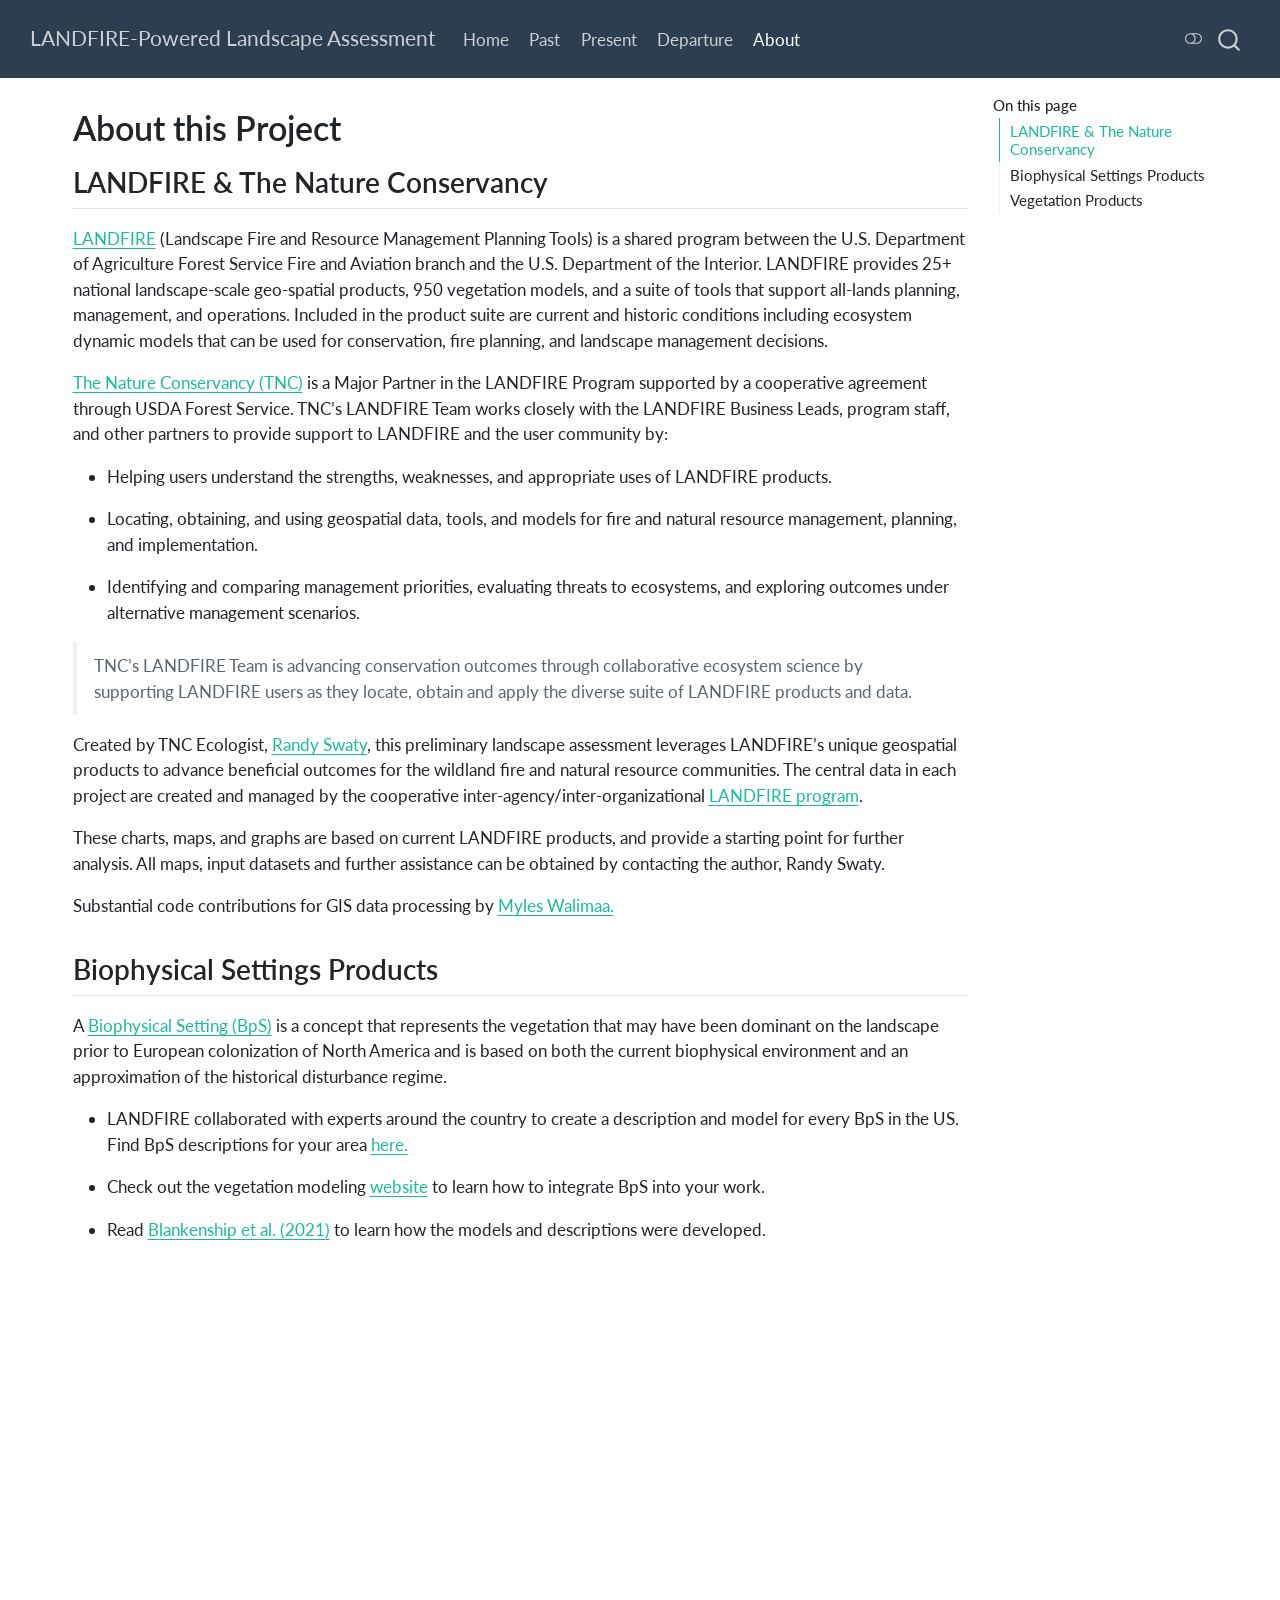
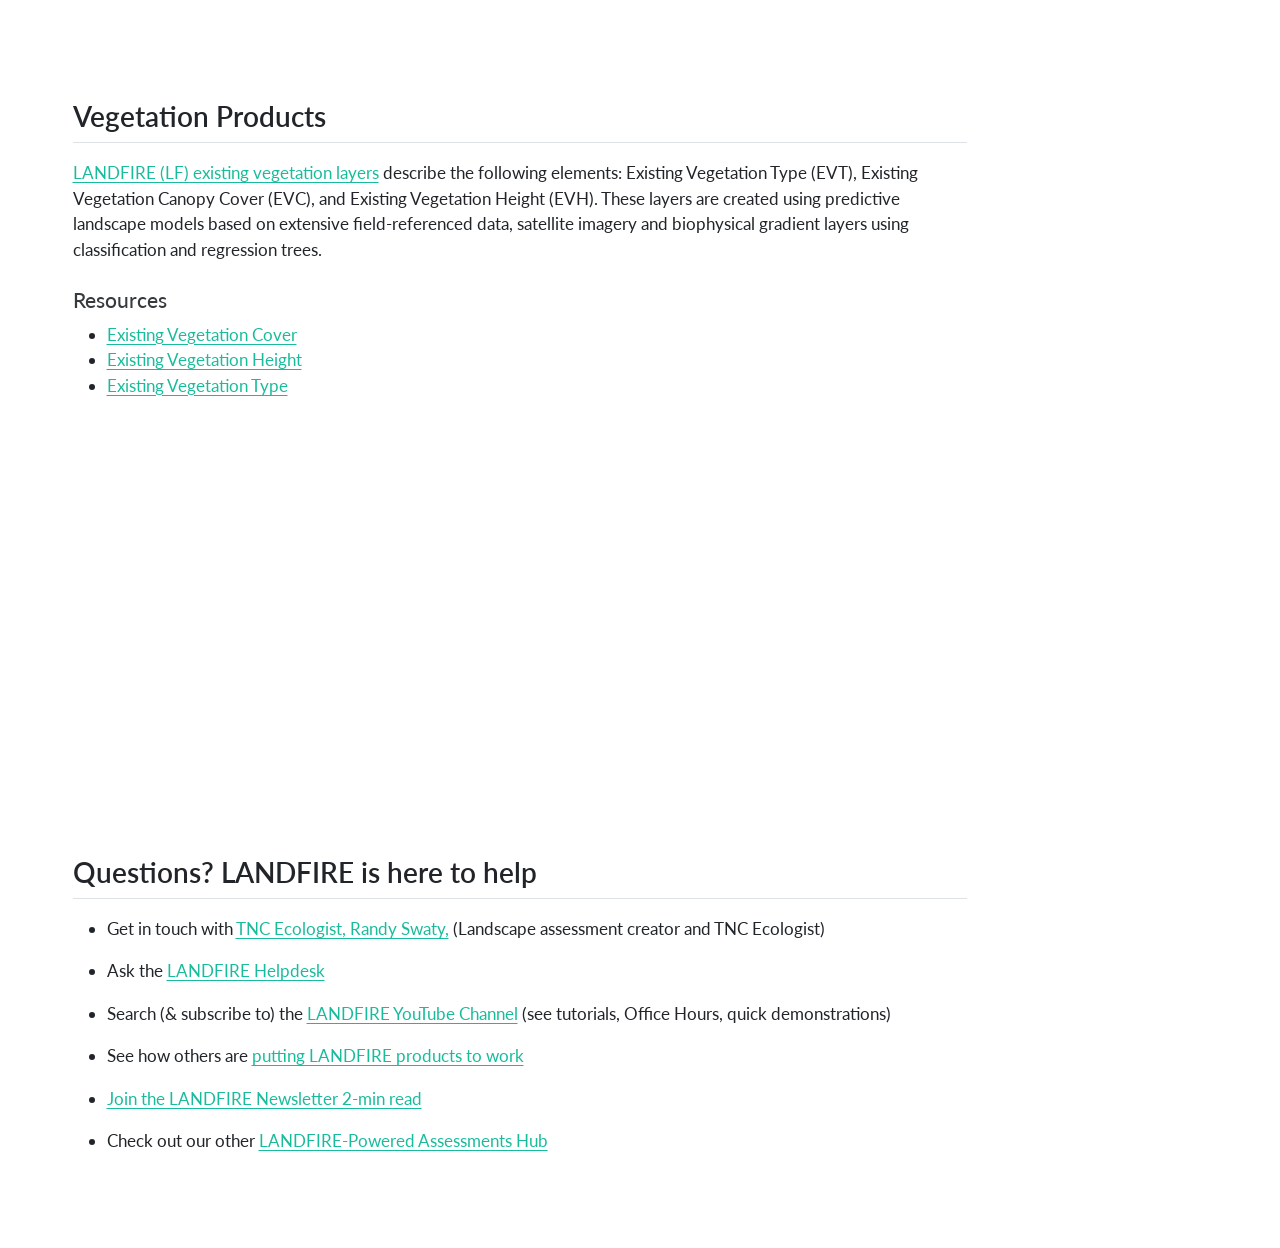
<file: docs/about.html>
<!DOCTYPE html>
<html xmlns="http://www.w3.org/1999/xhtml" lang="en" xml:lang="en"><head>

<meta charset="utf-8">
<meta name="generator" content="quarto-1.8.26">

<meta name="viewport" content="width=device-width, initial-scale=1.0, user-scalable=yes">


<title>About this Project – LANDFIRE-Powered Landscape Assessment</title>
<style>
code{white-space: pre-wrap;}
span.smallcaps{font-variant: small-caps;}
div.columns{display: flex; gap: min(4vw, 1.5em);}
div.column{flex: auto; overflow-x: auto;}
div.hanging-indent{margin-left: 1.5em; text-indent: -1.5em;}
ul.task-list{list-style: none;}
ul.task-list li input[type="checkbox"] {
  width: 0.8em;
  margin: 0 0.8em 0.2em -1em; /* quarto-specific, see https://github.com/quarto-dev/quarto-cli/issues/4556 */ 
  vertical-align: middle;
}
</style>


<script src="site_libs/quarto-nav/quarto-nav.js"></script>
<script src="site_libs/quarto-nav/headroom.min.js"></script>
<script src="site_libs/clipboard/clipboard.min.js"></script>
<script src="site_libs/quarto-search/autocomplete.umd.js"></script>
<script src="site_libs/quarto-search/fuse.min.js"></script>
<script src="site_libs/quarto-search/quarto-search.js"></script>
<meta name="quarto:offset" content="./">
<script src="site_libs/quarto-html/quarto.js" type="module"></script>
<script src="site_libs/quarto-html/tabsets/tabsets.js" type="module"></script>
<script src="site_libs/quarto-html/axe/axe-check.js" type="module"></script>
<script src="site_libs/quarto-html/popper.min.js"></script>
<script src="site_libs/quarto-html/tippy.umd.min.js"></script>
<script src="site_libs/quarto-html/anchor.min.js"></script>
<link href="site_libs/quarto-html/tippy.css" rel="stylesheet">
<link href="site_libs/quarto-html/quarto-syntax-highlighting-587c61ba64f3a5504c4d52d930310e48.css" rel="stylesheet" class="quarto-color-scheme" id="quarto-text-highlighting-styles">
<link href="site_libs/quarto-html/quarto-syntax-highlighting-dark-b758ccaa5987ceb1b75504551e579abf.css" rel="stylesheet" class="quarto-color-scheme quarto-color-alternate" id="quarto-text-highlighting-styles">
<link href="site_libs/quarto-html/quarto-syntax-highlighting-587c61ba64f3a5504c4d52d930310e48.css" rel="stylesheet" class="quarto-color-scheme-extra" id="quarto-text-highlighting-styles">
<script src="site_libs/bootstrap/bootstrap.min.js"></script>
<link href="site_libs/bootstrap/bootstrap-icons.css" rel="stylesheet">
<link href="site_libs/bootstrap/bootstrap-ffa9a6279353761231ec249df0a7fdd3.min.css" rel="stylesheet" append-hash="true" class="quarto-color-scheme" id="quarto-bootstrap" data-mode="light">
<link href="site_libs/bootstrap/bootstrap-dark-24772959a0e306aba8d7698078628ce7.min.css" rel="stylesheet" append-hash="true" class="quarto-color-scheme quarto-color-alternate" id="quarto-bootstrap" data-mode="dark">
<link href="site_libs/bootstrap/bootstrap-ffa9a6279353761231ec249df0a7fdd3.min.css" rel="stylesheet" append-hash="true" class="quarto-color-scheme-extra" id="quarto-bootstrap" data-mode="light">
<script id="quarto-search-options" type="application/json">{
  "location": "navbar",
  "copy-button": false,
  "collapse-after": 3,
  "panel-placement": "end",
  "type": "overlay",
  "limit": 50,
  "keyboard-shortcut": [
    "f",
    "/",
    "s"
  ],
  "show-item-context": false,
  "language": {
    "search-no-results-text": "No results",
    "search-matching-documents-text": "matching documents",
    "search-copy-link-title": "Copy link to search",
    "search-hide-matches-text": "Hide additional matches",
    "search-more-match-text": "more match in this document",
    "search-more-matches-text": "more matches in this document",
    "search-clear-button-title": "Clear",
    "search-text-placeholder": "",
    "search-detached-cancel-button-title": "Cancel",
    "search-submit-button-title": "Submit",
    "search-label": "Search"
  }
}</script>


<link rel="stylesheet" href="styles-darkly.css">
<link rel="stylesheet" href="styles-flatly.css">
</head>

<body class="nav-fixed quarto-light"><script id="quarto-html-before-body" type="application/javascript">
    const toggleBodyColorMode = (bsSheetEl) => {
      const mode = bsSheetEl.getAttribute("data-mode");
      const bodyEl = window.document.querySelector("body");
      if (mode === "dark") {
        bodyEl.classList.add("quarto-dark");
        bodyEl.classList.remove("quarto-light");
      } else {
        bodyEl.classList.add("quarto-light");
        bodyEl.classList.remove("quarto-dark");
      }
    }
    const toggleBodyColorPrimary = () => {
      const bsSheetEl = window.document.querySelector("link#quarto-bootstrap:not([rel=disabled-stylesheet])");
      if (bsSheetEl) {
        toggleBodyColorMode(bsSheetEl);
      }
    }
    const setColorSchemeToggle = (alternate) => {
      const toggles = window.document.querySelectorAll('.quarto-color-scheme-toggle');
      for (let i=0; i < toggles.length; i++) {
        const toggle = toggles[i];
        if (toggle) {
          if (alternate) {
            toggle.classList.add("alternate");
          } else {
            toggle.classList.remove("alternate");
          }
        }
      }
    };
    const toggleColorMode = (alternate) => {
      // Switch the stylesheets
      const primaryStylesheets = window.document.querySelectorAll('link.quarto-color-scheme:not(.quarto-color-alternate)');
      const alternateStylesheets = window.document.querySelectorAll('link.quarto-color-scheme.quarto-color-alternate');
      manageTransitions('#quarto-margin-sidebar .nav-link', false);
      if (alternate) {
        // note: dark is layered on light, we don't disable primary!
        enableStylesheet(alternateStylesheets);
        for (const sheetNode of alternateStylesheets) {
          if (sheetNode.id === "quarto-bootstrap") {
            toggleBodyColorMode(sheetNode);
          }
        }
      } else {
        disableStylesheet(alternateStylesheets);
        enableStylesheet(primaryStylesheets)
        toggleBodyColorPrimary();
      }
      manageTransitions('#quarto-margin-sidebar .nav-link', true);
      // Switch the toggles
      setColorSchemeToggle(alternate)
      // Hack to workaround the fact that safari doesn't
      // properly recolor the scrollbar when toggling (#1455)
      if (navigator.userAgent.indexOf('Safari') > 0 && navigator.userAgent.indexOf('Chrome') == -1) {
        manageTransitions("body", false);
        window.scrollTo(0, 1);
        setTimeout(() => {
          window.scrollTo(0, 0);
          manageTransitions("body", true);
        }, 40);
      }
    }
    const disableStylesheet = (stylesheets) => {
      for (let i=0; i < stylesheets.length; i++) {
        const stylesheet = stylesheets[i];
        stylesheet.rel = 'disabled-stylesheet';
      }
    }
    const enableStylesheet = (stylesheets) => {
      for (let i=0; i < stylesheets.length; i++) {
        const stylesheet = stylesheets[i];
        if(stylesheet.rel !== 'stylesheet') { // for Chrome, which will still FOUC without this check
          stylesheet.rel = 'stylesheet';
        }
      }
    }
    const manageTransitions = (selector, allowTransitions) => {
      const els = window.document.querySelectorAll(selector);
      for (let i=0; i < els.length; i++) {
        const el = els[i];
        if (allowTransitions) {
          el.classList.remove('notransition');
        } else {
          el.classList.add('notransition');
        }
      }
    }
    const isFileUrl = () => {
      return window.location.protocol === 'file:';
    }
    const hasAlternateSentinel = () => {
      let styleSentinel = getColorSchemeSentinel();
      if (styleSentinel !== null) {
        return styleSentinel === "alternate";
      } else {
        return false;
      }
    }
    const setStyleSentinel = (alternate) => {
      const value = alternate ? "alternate" : "default";
      if (!isFileUrl()) {
        window.localStorage.setItem("quarto-color-scheme", value);
      } else {
        localAlternateSentinel = value;
      }
    }
    const getColorSchemeSentinel = () => {
      if (!isFileUrl()) {
        const storageValue = window.localStorage.getItem("quarto-color-scheme");
        return storageValue != null ? storageValue : localAlternateSentinel;
      } else {
        return localAlternateSentinel;
      }
    }
    const toggleGiscusIfUsed = (isAlternate, darkModeDefault) => {
      const baseTheme = document.querySelector('#giscus-base-theme')?.value ?? 'light';
      const alternateTheme = document.querySelector('#giscus-alt-theme')?.value ?? 'dark';
      let newTheme = '';
      if(authorPrefersDark) {
        newTheme = isAlternate ? baseTheme : alternateTheme;
      } else {
        newTheme = isAlternate ? alternateTheme : baseTheme;
      }
      const changeGiscusTheme = () => {
        // From: https://github.com/giscus/giscus/issues/336
        const sendMessage = (message) => {
          const iframe = document.querySelector('iframe.giscus-frame');
          if (!iframe) return;
          iframe.contentWindow.postMessage({ giscus: message }, 'https://giscus.app');
        }
        sendMessage({
          setConfig: {
            theme: newTheme
          }
        });
      }
      const isGiscussLoaded = window.document.querySelector('iframe.giscus-frame') !== null;
      if (isGiscussLoaded) {
        changeGiscusTheme();
      }
    };
    const authorPrefersDark = false;
    const darkModeDefault = authorPrefersDark;
      document.querySelector('link#quarto-text-highlighting-styles.quarto-color-scheme-extra').rel = 'disabled-stylesheet';
      document.querySelector('link#quarto-bootstrap.quarto-color-scheme-extra').rel = 'disabled-stylesheet';
    let localAlternateSentinel = darkModeDefault ? 'alternate' : 'default';
    // Dark / light mode switch
    window.quartoToggleColorScheme = () => {
      // Read the current dark / light value
      let toAlternate = !hasAlternateSentinel();
      toggleColorMode(toAlternate);
      setStyleSentinel(toAlternate);
      toggleGiscusIfUsed(toAlternate, darkModeDefault);
      window.dispatchEvent(new Event('resize'));
    };
    // Switch to dark mode if need be
    if (hasAlternateSentinel()) {
      toggleColorMode(true);
    } else {
      toggleColorMode(false);
    }
  </script>

<div id="quarto-search-results"></div>
  <header id="quarto-header" class="headroom fixed-top">
    <nav class="navbar navbar-expand-lg " data-bs-theme="dark">
      <div class="navbar-container container-fluid">
      <div class="navbar-brand-container mx-auto">
    <a class="navbar-brand" href="./index.html">
    <span class="navbar-title">LANDFIRE-Powered Landscape Assessment</span>
    </a>
  </div>
            <div id="quarto-search" class="" title="Search"></div>
          <button class="navbar-toggler" type="button" data-bs-toggle="collapse" data-bs-target="#navbarCollapse" aria-controls="navbarCollapse" role="menu" aria-expanded="false" aria-label="Toggle navigation" onclick="if (window.quartoToggleHeadroom) { window.quartoToggleHeadroom(); }">
  <span class="navbar-toggler-icon"></span>
</button>
          <div class="collapse navbar-collapse" id="navbarCollapse">
            <ul class="navbar-nav navbar-nav-scroll me-auto">
  <li class="nav-item">
    <a class="nav-link" href="./index.html"> 
<span class="menu-text">Home</span></a>
  </li>  
  <li class="nav-item">
    <a class="nav-link" href="./past.html"> 
<span class="menu-text">Past</span></a>
  </li>  
  <li class="nav-item">
    <a class="nav-link" href="./present.html"> 
<span class="menu-text">Present</span></a>
  </li>  
  <li class="nav-item">
    <a class="nav-link" href="./departure.html"> 
<span class="menu-text">Departure</span></a>
  </li>  
  <li class="nav-item">
    <a class="nav-link active" href="./about.html" aria-current="page"> 
<span class="menu-text">About</span></a>
  </li>  
</ul>
          </div> <!-- /navcollapse -->
            <div class="quarto-navbar-tools">
  <a href="" class="quarto-color-scheme-toggle quarto-navigation-tool  px-1" onclick="window.quartoToggleColorScheme(); return false;" title="Toggle dark mode"><i class="bi"></i></a>
</div>
      </div> <!-- /container-fluid -->
    </nav>
</header>
<!-- content -->
<div id="quarto-content" class="quarto-container page-columns page-rows-contents page-layout-full page-navbar">
<!-- sidebar -->
<!-- margin-sidebar -->
    <div id="quarto-margin-sidebar" class="sidebar margin-sidebar">
        <nav id="TOC" role="doc-toc" class="toc-active">
    <h2 id="toc-title">On this page</h2>
   
  <ul>
  <li><a href="#landfire-the-nature-conservancy" id="toc-landfire-the-nature-conservancy" class="nav-link active" data-scroll-target="#landfire-the-nature-conservancy">LANDFIRE &amp; The Nature Conservancy</a></li>
  <li><a href="#biophysical-settings-products" id="toc-biophysical-settings-products" class="nav-link" data-scroll-target="#biophysical-settings-products">Biophysical Settings Products</a></li>
  <li><a href="#vegetation-products" id="toc-vegetation-products" class="nav-link" data-scroll-target="#vegetation-products">Vegetation Products</a></li>
  </ul>
</nav>
    </div>
<!-- main -->
<main class="content column-page-left" id="quarto-document-content">


<header id="title-block-header" class="quarto-title-block default">
<div class="quarto-title">
<h1 class="title">About this Project</h1>
</div>



<div class="quarto-title-meta column-page-left">

    
  
    
  </div>
  


</header>


<section id="landfire-the-nature-conservancy" class="level2">
<h2 class="anchored" data-anchor-id="landfire-the-nature-conservancy">LANDFIRE &amp; The Nature Conservancy</h2>
<p><a href="https://landfire.gov" target="blank">LANDFIRE</a> (Landscape Fire and Resource Management Planning Tools) is a shared program between the U.S. Department of Agriculture Forest Service Fire and Aviation branch and the U.S. Department of the Interior. LANDFIRE provides 25+ national landscape-scale geo-spatial products, 950 vegetation models, and a suite of tools that support all-lands planning, management, and operations. Included in the product suite are current and historic conditions including ecosystem dynamic models that can be used for conservation, fire planning, and landscape management decisions.</p>
<p><a href="https://landfire.gov/faqs#heading-45" target="blank">The Nature Conservancy (TNC)</a> is a Major Partner in the LANDFIRE Program supported by a cooperative agreement through USDA Forest Service. TNC’s LANDFIRE Team works closely with the LANDFIRE Business Leads, program staff, and other partners to provide support to LANDFIRE and the user community by:</p>
<ul>
<li><p>Helping users understand the strengths, weaknesses, and appropriate uses of LANDFIRE products.</p></li>
<li><p>Locating, obtaining, and using geospatial data, tools, and models for fire and natural resource management, planning, and implementation.</p></li>
<li><p>Identifying and comparing management priorities, evaluating threats to ecosystems, and exploring outcomes under alternative management scenarios.</p></li>
</ul>
<blockquote class="blockquote">
<p>TNC’s LANDFIRE Team is advancing conservation outcomes through collaborative ecosystem science by supporting LANDFIRE users as they locate, obtain and apply the diverse suite of LANDFIRE products and data.</p>
</blockquote>
<p>Created by TNC Ecologist, <a href="mailto:rswaty@tnc.org">Randy Swaty</a>, this preliminary landscape assessment leverages LANDFIRE’s unique geospatial products to advance beneficial outcomes for the wildland fire and natural resource communities. The central data in each project are created and managed by the cooperative inter-agency/inter-organizational <a href="https://landfire.gov" target="blank">LANDFIRE program</a>.</p>
<p>These charts, maps, and graphs are based on current LANDFIRE products, and provide a starting point for further analysis. All maps, input datasets and further assistance can be obtained by contacting the author, Randy Swaty.</p>
<p>Substantial code contributions for GIS data processing by <a href="https://www.linkedin.com/in/myles-walimaa-35596123b/" target="blank">Myles Walimaa.</a></p>
</section>
<section id="biophysical-settings-products" class="level2">
<h2 class="anchored" data-anchor-id="biophysical-settings-products">Biophysical Settings Products</h2>
<p>A <a href="https://landfire.gov/bps-models.php" target="blank">Biophysical Setting (BpS)</a> is a concept that represents the vegetation that may have been dominant on the landscape prior to European colonization of North America and is based on both the current biophysical environment and an approximation of the historical disturbance regime.</p>
<ul>
<li><p>LANDFIRE collaborated with experts around the country to create a description and model for every BpS in the US. Find BpS descriptions for your area <a href="https://landfirereview.org/search.php" target="blank">here.</a></p></li>
<li><p>Check out the vegetation modeling <a href="https://thenatureconservancy.github.io/landfiremodels/" target="blank">website</a> to learn how to integrate BpS into your work.</p></li>
<li><p>Read <a href="https://esajournals.onlinelibrary.wiley.com/doi/pdf/10.1002/ecs2.3484" target="blank">Blankenship et al.&nbsp;(2021)</a> to learn how the models and descriptions were developed.</p></li>
</ul>
<p><br></p>
<iframe width="560" height="315" src="https://www.youtube.com/embed/xjaWJCe7udQ" title="YouTube video player" frameborder="0" allow="accelerometer; autoplay; clipboard-write; encrypted-media; gyroscope; picture-in-picture; web-share" allowfullscreen="">
</iframe>
<p><br></p>
</section>
<section id="vegetation-products" class="level2">
<h2 class="anchored" data-anchor-id="vegetation-products">Vegetation Products</h2>
<p><a href="https://landfire.gov/vegetation.php" target="blank">LANDFIRE (LF) existing vegetation layers</a> describe the following elements: Existing Vegetation Type (EVT), Existing Vegetation Canopy Cover (EVC), and Existing Vegetation Height (EVH). These layers are created using predictive landscape models based on extensive field-referenced data, satellite imagery and biophysical gradient layers using classification and regression trees.</p>
<section id="resources" class="level4">
<h4 class="anchored">Resources</h4>
<ul>
<li><a href="https://landfire.gov/evc.php" target="blank">Existing Vegetation Cover</a></li>
<li><a href="https://landfire.gov/evh.php" target="blank">Existing Vegetation Height</a></li>
<li><a href="https://landfire.gov/evt.php" target="blank">Existing Vegetation Type</a></li>
</ul>
<p><br></p>
<iframe width="560" height="315" src="https://www.youtube.com/embed/Fzc_zS6EoJE?si=Z4idrvFqgCMK8IJZ" title="YouTube video player" frameborder="0" allow="accelerometer; autoplay; clipboard-write; encrypted-media; gyroscope; picture-in-picture; web-share" allowfullscreen="">
</iframe>
<p><br></p>
<h2 class="anchored" data-anchor-id="resources">
Questions? LANDFIRE is here to help
</h2>
<ul>
<li><p>Get in touch with <a href="mailto:rswaty@tnc.org">TNC Ecologist, Randy Swaty,</a> (Landscape assessment creator and TNC Ecologist)</p></li>
<li><p>Ask the <a href="mailto:helpdesk@landfire.gov">LANDFIRE Helpdesk</a></p></li>
<li><p>Search (&amp; subscribe to) the <a href="https://www.youtube.com/@LANDFIREvideo">LANDFIRE YouTube Channel</a> (see tutorials, Office Hours, quick demonstrations)</p></li>
<li><p>See how others are <a href="https://arcg.is/1jmKm90">putting LANDFIRE products to work</a></p></li>
<li><p><a href="http://eepurl.com/cajG91">Join the LANDFIRE Newsletter 2-min read</a></p></li>
<li><p>Check out our other <a href="https://landfire-tnc.github.io/Assessments/">LANDFIRE-Powered Assessments Hub</a></p></li>
</ul>


</section>
</section>

</main> <!-- /main -->
<script id="quarto-html-after-body" type="application/javascript">
  window.document.addEventListener("DOMContentLoaded", function (event) {
    // Ensure there is a toggle, if there isn't float one in the top right
    if (window.document.querySelector('.quarto-color-scheme-toggle') === null) {
      const a = window.document.createElement('a');
      a.classList.add('top-right');
      a.classList.add('quarto-color-scheme-toggle');
      a.href = "";
      a.onclick = function() { try { window.quartoToggleColorScheme(); } catch {} return false; };
      const i = window.document.createElement("i");
      i.classList.add('bi');
      a.appendChild(i);
      window.document.body.appendChild(a);
    }
    setColorSchemeToggle(hasAlternateSentinel())
    const icon = "";
    const anchorJS = new window.AnchorJS();
    anchorJS.options = {
      placement: 'right',
      icon: icon
    };
    anchorJS.add('.anchored');
    const isCodeAnnotation = (el) => {
      for (const clz of el.classList) {
        if (clz.startsWith('code-annotation-')) {                     
          return true;
        }
      }
      return false;
    }
    const onCopySuccess = function(e) {
      // button target
      const button = e.trigger;
      // don't keep focus
      button.blur();
      // flash "checked"
      button.classList.add('code-copy-button-checked');
      var currentTitle = button.getAttribute("title");
      button.setAttribute("title", "Copied!");
      let tooltip;
      if (window.bootstrap) {
        button.setAttribute("data-bs-toggle", "tooltip");
        button.setAttribute("data-bs-placement", "left");
        button.setAttribute("data-bs-title", "Copied!");
        tooltip = new bootstrap.Tooltip(button, 
          { trigger: "manual", 
            customClass: "code-copy-button-tooltip",
            offset: [0, -8]});
        tooltip.show();    
      }
      setTimeout(function() {
        if (tooltip) {
          tooltip.hide();
          button.removeAttribute("data-bs-title");
          button.removeAttribute("data-bs-toggle");
          button.removeAttribute("data-bs-placement");
        }
        button.setAttribute("title", currentTitle);
        button.classList.remove('code-copy-button-checked');
      }, 1000);
      // clear code selection
      e.clearSelection();
    }
    const getTextToCopy = function(trigger) {
      const outerScaffold = trigger.parentElement.cloneNode(true);
      const codeEl = outerScaffold.querySelector('code');
      for (const childEl of codeEl.children) {
        if (isCodeAnnotation(childEl)) {
          childEl.remove();
        }
      }
      return codeEl.innerText;
    }
    const clipboard = new window.ClipboardJS('.code-copy-button:not([data-in-quarto-modal])', {
      text: getTextToCopy
    });
    clipboard.on('success', onCopySuccess);
    if (window.document.getElementById('quarto-embedded-source-code-modal')) {
      const clipboardModal = new window.ClipboardJS('.code-copy-button[data-in-quarto-modal]', {
        text: getTextToCopy,
        container: window.document.getElementById('quarto-embedded-source-code-modal')
      });
      clipboardModal.on('success', onCopySuccess);
    }
      var localhostRegex = new RegExp(/^(?:http|https):\/\/localhost\:?[0-9]*\//);
      var mailtoRegex = new RegExp(/^mailto:/);
        var filterRegex = new RegExp('/' + window.location.host + '/');
      var isInternal = (href) => {
          return filterRegex.test(href) || localhostRegex.test(href) || mailtoRegex.test(href);
      }
      // Inspect non-navigation links and adorn them if external
     var links = window.document.querySelectorAll('a[href]:not(.nav-link):not(.navbar-brand):not(.toc-action):not(.sidebar-link):not(.sidebar-item-toggle):not(.pagination-link):not(.no-external):not([aria-hidden]):not(.dropdown-item):not(.quarto-navigation-tool):not(.about-link)');
      for (var i=0; i<links.length; i++) {
        const link = links[i];
        if (!isInternal(link.href)) {
          // undo the damage that might have been done by quarto-nav.js in the case of
          // links that we want to consider external
          if (link.dataset.originalHref !== undefined) {
            link.href = link.dataset.originalHref;
          }
        }
      }
    function tippyHover(el, contentFn, onTriggerFn, onUntriggerFn) {
      const config = {
        allowHTML: true,
        maxWidth: 500,
        delay: 100,
        arrow: false,
        appendTo: function(el) {
            return el.parentElement;
        },
        interactive: true,
        interactiveBorder: 10,
        theme: 'quarto',
        placement: 'bottom-start',
      };
      if (contentFn) {
        config.content = contentFn;
      }
      if (onTriggerFn) {
        config.onTrigger = onTriggerFn;
      }
      if (onUntriggerFn) {
        config.onUntrigger = onUntriggerFn;
      }
      window.tippy(el, config); 
    }
    const noterefs = window.document.querySelectorAll('a[role="doc-noteref"]');
    for (var i=0; i<noterefs.length; i++) {
      const ref = noterefs[i];
      tippyHover(ref, function() {
        // use id or data attribute instead here
        let href = ref.getAttribute('data-footnote-href') || ref.getAttribute('href');
        try { href = new URL(href).hash; } catch {}
        const id = href.replace(/^#\/?/, "");
        const note = window.document.getElementById(id);
        if (note) {
          return note.innerHTML;
        } else {
          return "";
        }
      });
    }
    const xrefs = window.document.querySelectorAll('a.quarto-xref');
    const processXRef = (id, note) => {
      // Strip column container classes
      const stripColumnClz = (el) => {
        el.classList.remove("page-full", "page-columns");
        if (el.children) {
          for (const child of el.children) {
            stripColumnClz(child);
          }
        }
      }
      stripColumnClz(note)
      if (id === null || id.startsWith('sec-')) {
        // Special case sections, only their first couple elements
        const container = document.createElement("div");
        if (note.children && note.children.length > 2) {
          container.appendChild(note.children[0].cloneNode(true));
          for (let i = 1; i < note.children.length; i++) {
            const child = note.children[i];
            if (child.tagName === "P" && child.innerText === "") {
              continue;
            } else {
              container.appendChild(child.cloneNode(true));
              break;
            }
          }
          if (window.Quarto?.typesetMath) {
            window.Quarto.typesetMath(container);
          }
          return container.innerHTML
        } else {
          if (window.Quarto?.typesetMath) {
            window.Quarto.typesetMath(note);
          }
          return note.innerHTML;
        }
      } else {
        // Remove any anchor links if they are present
        const anchorLink = note.querySelector('a.anchorjs-link');
        if (anchorLink) {
          anchorLink.remove();
        }
        if (window.Quarto?.typesetMath) {
          window.Quarto.typesetMath(note);
        }
        if (note.classList.contains("callout")) {
          return note.outerHTML;
        } else {
          return note.innerHTML;
        }
      }
    }
    for (var i=0; i<xrefs.length; i++) {
      const xref = xrefs[i];
      tippyHover(xref, undefined, function(instance) {
        instance.disable();
        let url = xref.getAttribute('href');
        let hash = undefined; 
        if (url.startsWith('#')) {
          hash = url;
        } else {
          try { hash = new URL(url).hash; } catch {}
        }
        if (hash) {
          const id = hash.replace(/^#\/?/, "");
          const note = window.document.getElementById(id);
          if (note !== null) {
            try {
              const html = processXRef(id, note.cloneNode(true));
              instance.setContent(html);
            } finally {
              instance.enable();
              instance.show();
            }
          } else {
            // See if we can fetch this
            fetch(url.split('#')[0])
            .then(res => res.text())
            .then(html => {
              const parser = new DOMParser();
              const htmlDoc = parser.parseFromString(html, "text/html");
              const note = htmlDoc.getElementById(id);
              if (note !== null) {
                const html = processXRef(id, note);
                instance.setContent(html);
              } 
            }).finally(() => {
              instance.enable();
              instance.show();
            });
          }
        } else {
          // See if we can fetch a full url (with no hash to target)
          // This is a special case and we should probably do some content thinning / targeting
          fetch(url)
          .then(res => res.text())
          .then(html => {
            const parser = new DOMParser();
            const htmlDoc = parser.parseFromString(html, "text/html");
            const note = htmlDoc.querySelector('main.content');
            if (note !== null) {
              // This should only happen for chapter cross references
              // (since there is no id in the URL)
              // remove the first header
              if (note.children.length > 0 && note.children[0].tagName === "HEADER") {
                note.children[0].remove();
              }
              const html = processXRef(null, note);
              instance.setContent(html);
            } 
          }).finally(() => {
            instance.enable();
            instance.show();
          });
        }
      }, function(instance) {
      });
    }
        let selectedAnnoteEl;
        const selectorForAnnotation = ( cell, annotation) => {
          let cellAttr = 'data-code-cell="' + cell + '"';
          let lineAttr = 'data-code-annotation="' +  annotation + '"';
          const selector = 'span[' + cellAttr + '][' + lineAttr + ']';
          return selector;
        }
        const selectCodeLines = (annoteEl) => {
          const doc = window.document;
          const targetCell = annoteEl.getAttribute("data-target-cell");
          const targetAnnotation = annoteEl.getAttribute("data-target-annotation");
          const annoteSpan = window.document.querySelector(selectorForAnnotation(targetCell, targetAnnotation));
          const lines = annoteSpan.getAttribute("data-code-lines").split(",");
          const lineIds = lines.map((line) => {
            return targetCell + "-" + line;
          })
          let top = null;
          let height = null;
          let parent = null;
          if (lineIds.length > 0) {
              //compute the position of the single el (top and bottom and make a div)
              const el = window.document.getElementById(lineIds[0]);
              top = el.offsetTop;
              height = el.offsetHeight;
              parent = el.parentElement.parentElement;
            if (lineIds.length > 1) {
              const lastEl = window.document.getElementById(lineIds[lineIds.length - 1]);
              const bottom = lastEl.offsetTop + lastEl.offsetHeight;
              height = bottom - top;
            }
            if (top !== null && height !== null && parent !== null) {
              // cook up a div (if necessary) and position it 
              let div = window.document.getElementById("code-annotation-line-highlight");
              if (div === null) {
                div = window.document.createElement("div");
                div.setAttribute("id", "code-annotation-line-highlight");
                div.style.position = 'absolute';
                parent.appendChild(div);
              }
              div.style.top = top - 2 + "px";
              div.style.height = height + 4 + "px";
              div.style.left = 0;
              let gutterDiv = window.document.getElementById("code-annotation-line-highlight-gutter");
              if (gutterDiv === null) {
                gutterDiv = window.document.createElement("div");
                gutterDiv.setAttribute("id", "code-annotation-line-highlight-gutter");
                gutterDiv.style.position = 'absolute';
                const codeCell = window.document.getElementById(targetCell);
                const gutter = codeCell.querySelector('.code-annotation-gutter');
                gutter.appendChild(gutterDiv);
              }
              gutterDiv.style.top = top - 2 + "px";
              gutterDiv.style.height = height + 4 + "px";
            }
            selectedAnnoteEl = annoteEl;
          }
        };
        const unselectCodeLines = () => {
          const elementsIds = ["code-annotation-line-highlight", "code-annotation-line-highlight-gutter"];
          elementsIds.forEach((elId) => {
            const div = window.document.getElementById(elId);
            if (div) {
              div.remove();
            }
          });
          selectedAnnoteEl = undefined;
        };
          // Handle positioning of the toggle
      window.addEventListener(
        "resize",
        throttle(() => {
          elRect = undefined;
          if (selectedAnnoteEl) {
            selectCodeLines(selectedAnnoteEl);
          }
        }, 10)
      );
      function throttle(fn, ms) {
      let throttle = false;
      let timer;
        return (...args) => {
          if(!throttle) { // first call gets through
              fn.apply(this, args);
              throttle = true;
          } else { // all the others get throttled
              if(timer) clearTimeout(timer); // cancel #2
              timer = setTimeout(() => {
                fn.apply(this, args);
                timer = throttle = false;
              }, ms);
          }
        };
      }
        // Attach click handler to the DT
        const annoteDls = window.document.querySelectorAll('dt[data-target-cell]');
        for (const annoteDlNode of annoteDls) {
          annoteDlNode.addEventListener('click', (event) => {
            const clickedEl = event.target;
            if (clickedEl !== selectedAnnoteEl) {
              unselectCodeLines();
              const activeEl = window.document.querySelector('dt[data-target-cell].code-annotation-active');
              if (activeEl) {
                activeEl.classList.remove('code-annotation-active');
              }
              selectCodeLines(clickedEl);
              clickedEl.classList.add('code-annotation-active');
            } else {
              // Unselect the line
              unselectCodeLines();
              clickedEl.classList.remove('code-annotation-active');
            }
          });
        }
    const findCites = (el) => {
      const parentEl = el.parentElement;
      if (parentEl) {
        const cites = parentEl.dataset.cites;
        if (cites) {
          return {
            el,
            cites: cites.split(' ')
          };
        } else {
          return findCites(el.parentElement)
        }
      } else {
        return undefined;
      }
    };
    var bibliorefs = window.document.querySelectorAll('a[role="doc-biblioref"]');
    for (var i=0; i<bibliorefs.length; i++) {
      const ref = bibliorefs[i];
      const citeInfo = findCites(ref);
      if (citeInfo) {
        tippyHover(citeInfo.el, function() {
          var popup = window.document.createElement('div');
          citeInfo.cites.forEach(function(cite) {
            var citeDiv = window.document.createElement('div');
            citeDiv.classList.add('hanging-indent');
            citeDiv.classList.add('csl-entry');
            var biblioDiv = window.document.getElementById('ref-' + cite);
            if (biblioDiv) {
              citeDiv.innerHTML = biblioDiv.innerHTML;
            }
            popup.appendChild(citeDiv);
          });
          return popup.innerHTML;
        });
      }
    }
  });
  </script>
</div> <!-- /content -->




</body></html>
</file>
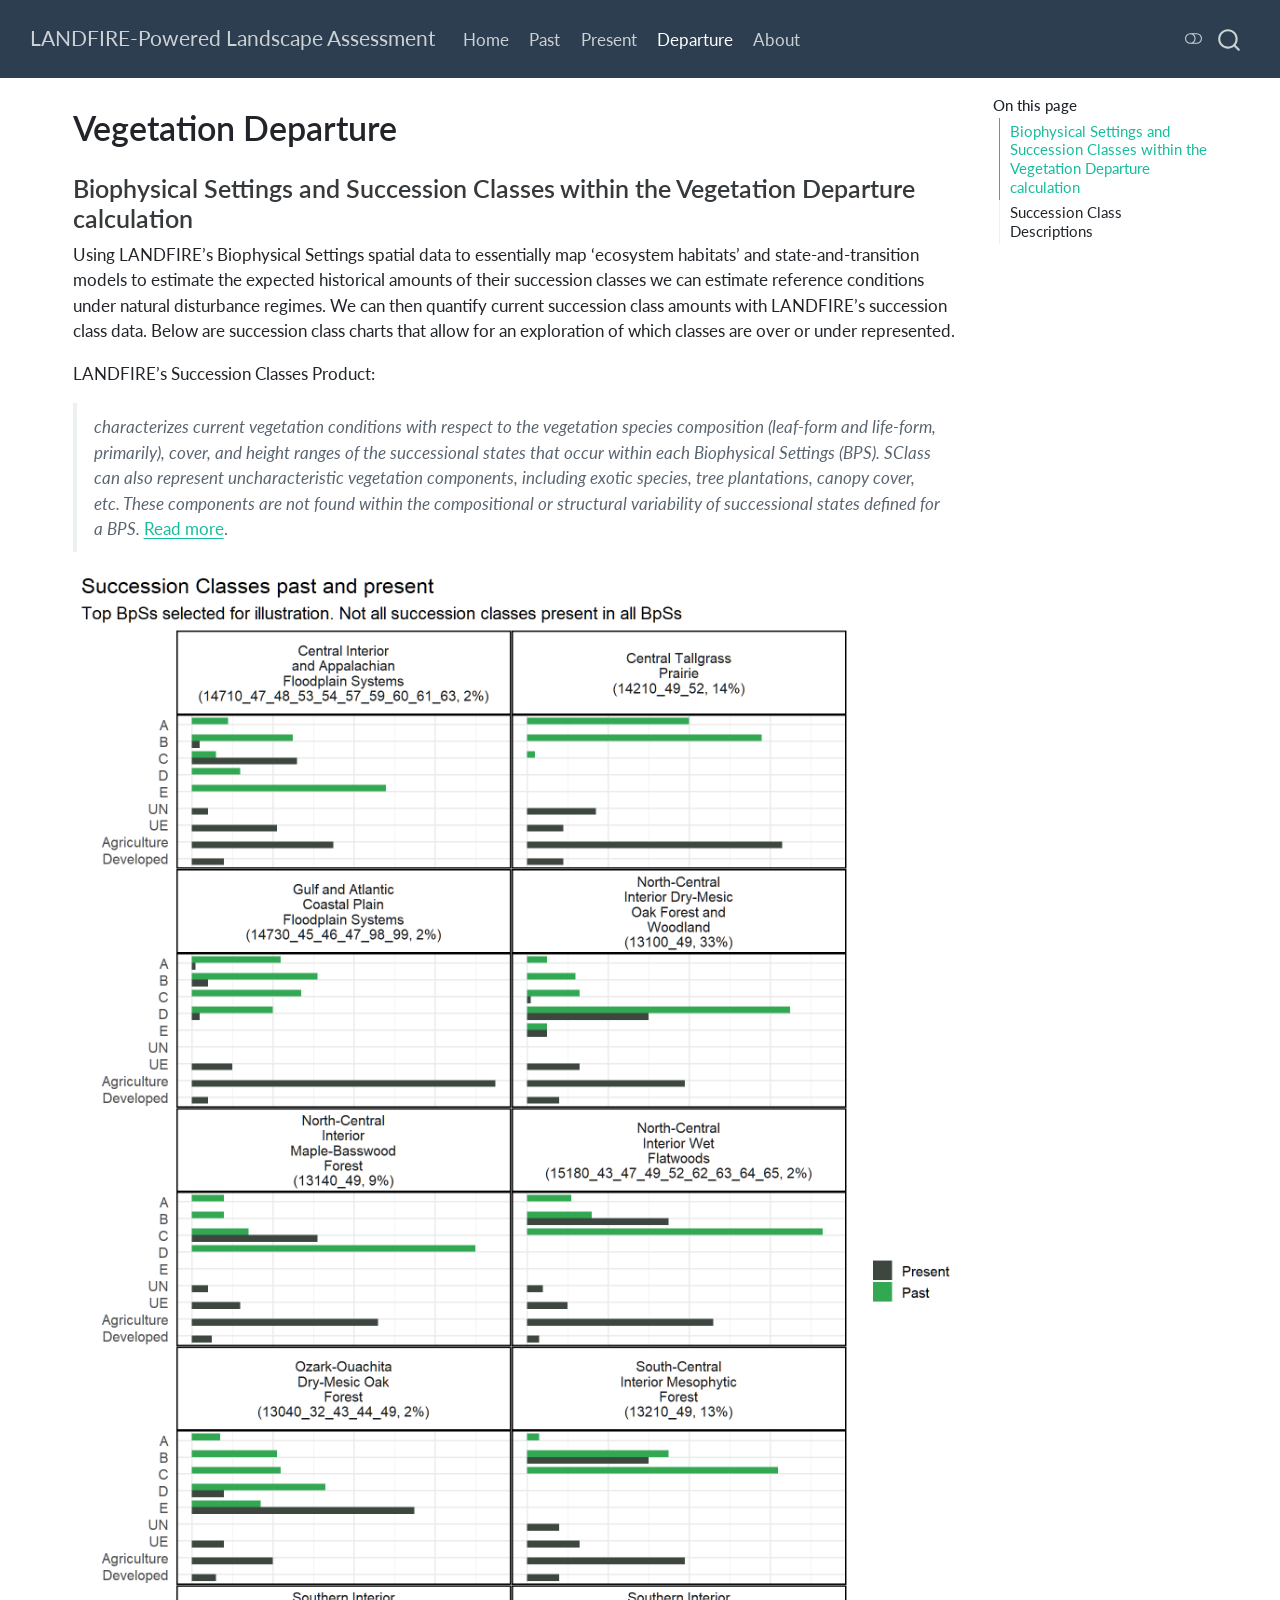
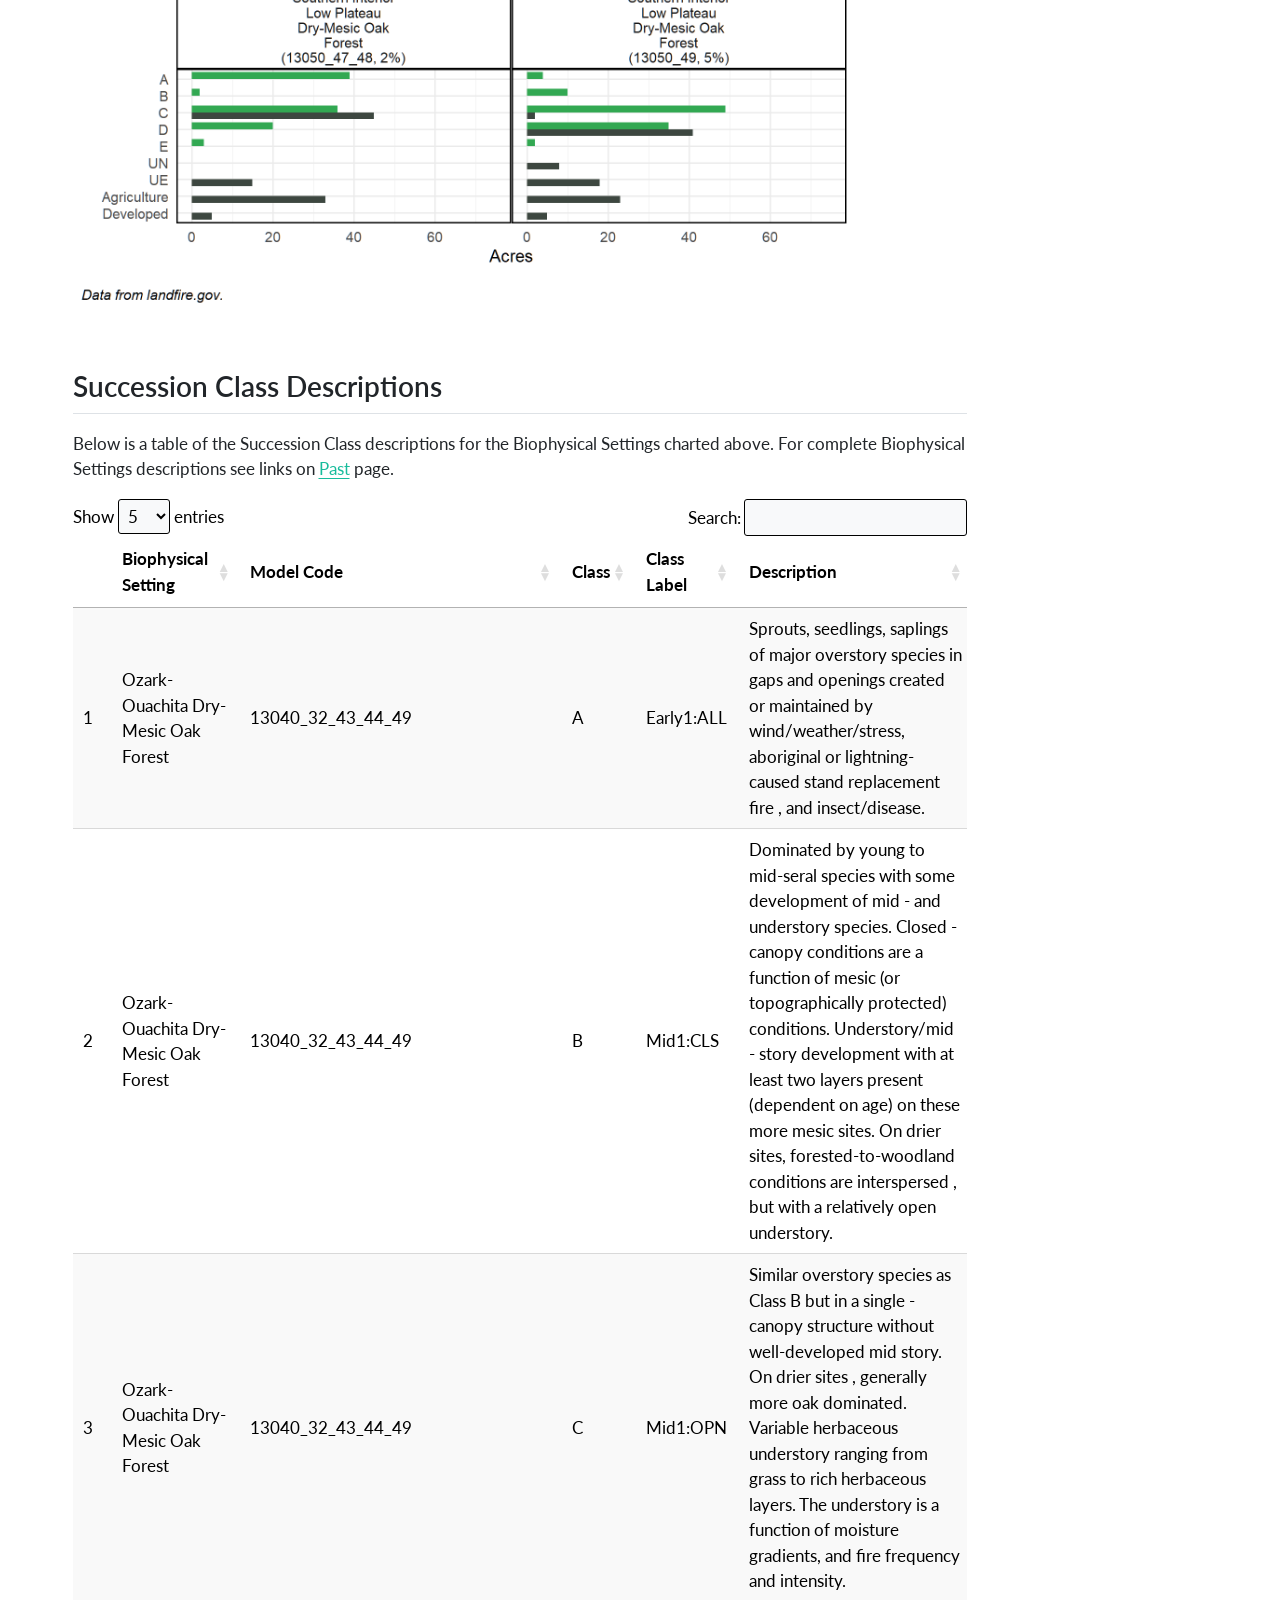
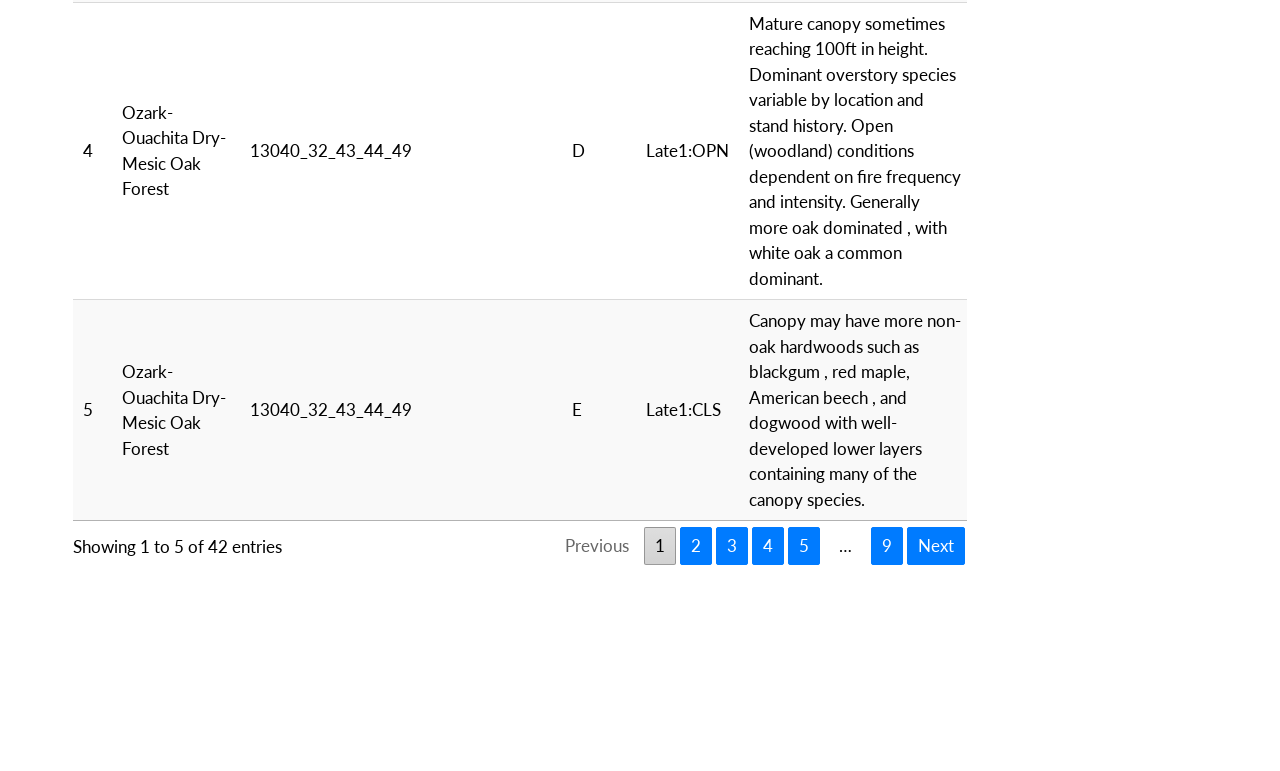
<file: docs/departure.html>
<!DOCTYPE html>
<html xmlns="http://www.w3.org/1999/xhtml" lang="en" xml:lang="en"><head>

<meta charset="utf-8">
<meta name="generator" content="quarto-1.8.26">

<meta name="viewport" content="width=device-width, initial-scale=1.0, user-scalable=yes">


<title>Vegetation Departure – LANDFIRE-Powered Landscape Assessment</title>
<style>
code{white-space: pre-wrap;}
span.smallcaps{font-variant: small-caps;}
div.columns{display: flex; gap: min(4vw, 1.5em);}
div.column{flex: auto; overflow-x: auto;}
div.hanging-indent{margin-left: 1.5em; text-indent: -1.5em;}
ul.task-list{list-style: none;}
ul.task-list li input[type="checkbox"] {
  width: 0.8em;
  margin: 0 0.8em 0.2em -1em; /* quarto-specific, see https://github.com/quarto-dev/quarto-cli/issues/4556 */ 
  vertical-align: middle;
}
</style>


<script src="site_libs/quarto-nav/quarto-nav.js"></script>
<script src="site_libs/quarto-nav/headroom.min.js"></script>
<script src="site_libs/clipboard/clipboard.min.js"></script>
<script src="site_libs/quarto-search/autocomplete.umd.js"></script>
<script src="site_libs/quarto-search/fuse.min.js"></script>
<script src="site_libs/quarto-search/quarto-search.js"></script>
<meta name="quarto:offset" content="./">
<script src="site_libs/quarto-html/quarto.js" type="module"></script>
<script src="site_libs/quarto-html/tabsets/tabsets.js" type="module"></script>
<script src="site_libs/quarto-html/axe/axe-check.js" type="module"></script>
<script src="site_libs/quarto-html/popper.min.js"></script>
<script src="site_libs/quarto-html/tippy.umd.min.js"></script>
<script src="site_libs/quarto-html/anchor.min.js"></script>
<link href="site_libs/quarto-html/tippy.css" rel="stylesheet">
<link href="site_libs/quarto-html/quarto-syntax-highlighting-587c61ba64f3a5504c4d52d930310e48.css" rel="stylesheet" class="quarto-color-scheme" id="quarto-text-highlighting-styles">
<link href="site_libs/quarto-html/quarto-syntax-highlighting-dark-b758ccaa5987ceb1b75504551e579abf.css" rel="stylesheet" class="quarto-color-scheme quarto-color-alternate" id="quarto-text-highlighting-styles">
<link href="site_libs/quarto-html/quarto-syntax-highlighting-587c61ba64f3a5504c4d52d930310e48.css" rel="stylesheet" class="quarto-color-scheme-extra" id="quarto-text-highlighting-styles">
<script src="site_libs/bootstrap/bootstrap.min.js"></script>
<link href="site_libs/bootstrap/bootstrap-icons.css" rel="stylesheet">
<link href="site_libs/bootstrap/bootstrap-ffa9a6279353761231ec249df0a7fdd3.min.css" rel="stylesheet" append-hash="true" class="quarto-color-scheme" id="quarto-bootstrap" data-mode="light">
<link href="site_libs/bootstrap/bootstrap-dark-24772959a0e306aba8d7698078628ce7.min.css" rel="stylesheet" append-hash="true" class="quarto-color-scheme quarto-color-alternate" id="quarto-bootstrap" data-mode="dark">
<link href="site_libs/bootstrap/bootstrap-ffa9a6279353761231ec249df0a7fdd3.min.css" rel="stylesheet" append-hash="true" class="quarto-color-scheme-extra" id="quarto-bootstrap" data-mode="light">
<script id="quarto-search-options" type="application/json">{
  "location": "navbar",
  "copy-button": false,
  "collapse-after": 3,
  "panel-placement": "end",
  "type": "overlay",
  "limit": 50,
  "keyboard-shortcut": [
    "f",
    "/",
    "s"
  ],
  "show-item-context": false,
  "language": {
    "search-no-results-text": "No results",
    "search-matching-documents-text": "matching documents",
    "search-copy-link-title": "Copy link to search",
    "search-hide-matches-text": "Hide additional matches",
    "search-more-match-text": "more match in this document",
    "search-more-matches-text": "more matches in this document",
    "search-clear-button-title": "Clear",
    "search-text-placeholder": "",
    "search-detached-cancel-button-title": "Cancel",
    "search-submit-button-title": "Submit",
    "search-label": "Search"
  }
}</script>
<link href="site_libs/htmltools-fill-0.5.8.1/fill.css" rel="stylesheet">

<script src="site_libs/htmlwidgets-1.6.4/htmlwidgets.js"></script>

<link href="site_libs/datatables-css-0.0.0/datatables-crosstalk.css" rel="stylesheet">

<script src="site_libs/datatables-binding-0.33/datatables.js"></script>

<script src="site_libs/jquery-3.6.0/jquery-3.6.0.min.js"></script>

<link href="site_libs/dt-core-1.13.6/css/jquery.dataTables.min.css" rel="stylesheet">

<link href="site_libs/dt-core-1.13.6/css/jquery.dataTables.extra.css" rel="stylesheet">

<script src="site_libs/dt-core-1.13.6/js/jquery.dataTables.min.js"></script>

<link href="site_libs/crosstalk-1.2.1/css/crosstalk.min.css" rel="stylesheet">

<script src="site_libs/crosstalk-1.2.1/js/crosstalk.min.js"></script>



<link rel="stylesheet" href="styles-darkly.css">
<link rel="stylesheet" href="styles-flatly.css">
</head>

<body class="nav-fixed quarto-light"><script id="quarto-html-before-body" type="application/javascript">
    const toggleBodyColorMode = (bsSheetEl) => {
      const mode = bsSheetEl.getAttribute("data-mode");
      const bodyEl = window.document.querySelector("body");
      if (mode === "dark") {
        bodyEl.classList.add("quarto-dark");
        bodyEl.classList.remove("quarto-light");
      } else {
        bodyEl.classList.add("quarto-light");
        bodyEl.classList.remove("quarto-dark");
      }
    }
    const toggleBodyColorPrimary = () => {
      const bsSheetEl = window.document.querySelector("link#quarto-bootstrap:not([rel=disabled-stylesheet])");
      if (bsSheetEl) {
        toggleBodyColorMode(bsSheetEl);
      }
    }
    const setColorSchemeToggle = (alternate) => {
      const toggles = window.document.querySelectorAll('.quarto-color-scheme-toggle');
      for (let i=0; i < toggles.length; i++) {
        const toggle = toggles[i];
        if (toggle) {
          if (alternate) {
            toggle.classList.add("alternate");
          } else {
            toggle.classList.remove("alternate");
          }
        }
      }
    };
    const toggleColorMode = (alternate) => {
      // Switch the stylesheets
      const primaryStylesheets = window.document.querySelectorAll('link.quarto-color-scheme:not(.quarto-color-alternate)');
      const alternateStylesheets = window.document.querySelectorAll('link.quarto-color-scheme.quarto-color-alternate');
      manageTransitions('#quarto-margin-sidebar .nav-link', false);
      if (alternate) {
        // note: dark is layered on light, we don't disable primary!
        enableStylesheet(alternateStylesheets);
        for (const sheetNode of alternateStylesheets) {
          if (sheetNode.id === "quarto-bootstrap") {
            toggleBodyColorMode(sheetNode);
          }
        }
      } else {
        disableStylesheet(alternateStylesheets);
        enableStylesheet(primaryStylesheets)
        toggleBodyColorPrimary();
      }
      manageTransitions('#quarto-margin-sidebar .nav-link', true);
      // Switch the toggles
      setColorSchemeToggle(alternate)
      // Hack to workaround the fact that safari doesn't
      // properly recolor the scrollbar when toggling (#1455)
      if (navigator.userAgent.indexOf('Safari') > 0 && navigator.userAgent.indexOf('Chrome') == -1) {
        manageTransitions("body", false);
        window.scrollTo(0, 1);
        setTimeout(() => {
          window.scrollTo(0, 0);
          manageTransitions("body", true);
        }, 40);
      }
    }
    const disableStylesheet = (stylesheets) => {
      for (let i=0; i < stylesheets.length; i++) {
        const stylesheet = stylesheets[i];
        stylesheet.rel = 'disabled-stylesheet';
      }
    }
    const enableStylesheet = (stylesheets) => {
      for (let i=0; i < stylesheets.length; i++) {
        const stylesheet = stylesheets[i];
        if(stylesheet.rel !== 'stylesheet') { // for Chrome, which will still FOUC without this check
          stylesheet.rel = 'stylesheet';
        }
      }
    }
    const manageTransitions = (selector, allowTransitions) => {
      const els = window.document.querySelectorAll(selector);
      for (let i=0; i < els.length; i++) {
        const el = els[i];
        if (allowTransitions) {
          el.classList.remove('notransition');
        } else {
          el.classList.add('notransition');
        }
      }
    }
    const isFileUrl = () => {
      return window.location.protocol === 'file:';
    }
    const hasAlternateSentinel = () => {
      let styleSentinel = getColorSchemeSentinel();
      if (styleSentinel !== null) {
        return styleSentinel === "alternate";
      } else {
        return false;
      }
    }
    const setStyleSentinel = (alternate) => {
      const value = alternate ? "alternate" : "default";
      if (!isFileUrl()) {
        window.localStorage.setItem("quarto-color-scheme", value);
      } else {
        localAlternateSentinel = value;
      }
    }
    const getColorSchemeSentinel = () => {
      if (!isFileUrl()) {
        const storageValue = window.localStorage.getItem("quarto-color-scheme");
        return storageValue != null ? storageValue : localAlternateSentinel;
      } else {
        return localAlternateSentinel;
      }
    }
    const toggleGiscusIfUsed = (isAlternate, darkModeDefault) => {
      const baseTheme = document.querySelector('#giscus-base-theme')?.value ?? 'light';
      const alternateTheme = document.querySelector('#giscus-alt-theme')?.value ?? 'dark';
      let newTheme = '';
      if(authorPrefersDark) {
        newTheme = isAlternate ? baseTheme : alternateTheme;
      } else {
        newTheme = isAlternate ? alternateTheme : baseTheme;
      }
      const changeGiscusTheme = () => {
        // From: https://github.com/giscus/giscus/issues/336
        const sendMessage = (message) => {
          const iframe = document.querySelector('iframe.giscus-frame');
          if (!iframe) return;
          iframe.contentWindow.postMessage({ giscus: message }, 'https://giscus.app');
        }
        sendMessage({
          setConfig: {
            theme: newTheme
          }
        });
      }
      const isGiscussLoaded = window.document.querySelector('iframe.giscus-frame') !== null;
      if (isGiscussLoaded) {
        changeGiscusTheme();
      }
    };
    const authorPrefersDark = false;
    const darkModeDefault = authorPrefersDark;
      document.querySelector('link#quarto-text-highlighting-styles.quarto-color-scheme-extra').rel = 'disabled-stylesheet';
      document.querySelector('link#quarto-bootstrap.quarto-color-scheme-extra').rel = 'disabled-stylesheet';
    let localAlternateSentinel = darkModeDefault ? 'alternate' : 'default';
    // Dark / light mode switch
    window.quartoToggleColorScheme = () => {
      // Read the current dark / light value
      let toAlternate = !hasAlternateSentinel();
      toggleColorMode(toAlternate);
      setStyleSentinel(toAlternate);
      toggleGiscusIfUsed(toAlternate, darkModeDefault);
      window.dispatchEvent(new Event('resize'));
    };
    // Switch to dark mode if need be
    if (hasAlternateSentinel()) {
      toggleColorMode(true);
    } else {
      toggleColorMode(false);
    }
  </script>

<div id="quarto-search-results"></div>
  <header id="quarto-header" class="headroom fixed-top">
    <nav class="navbar navbar-expand-lg " data-bs-theme="dark">
      <div class="navbar-container container-fluid">
      <div class="navbar-brand-container mx-auto">
    <a class="navbar-brand" href="./index.html">
    <span class="navbar-title">LANDFIRE-Powered Landscape Assessment</span>
    </a>
  </div>
            <div id="quarto-search" class="" title="Search"></div>
          <button class="navbar-toggler" type="button" data-bs-toggle="collapse" data-bs-target="#navbarCollapse" aria-controls="navbarCollapse" role="menu" aria-expanded="false" aria-label="Toggle navigation" onclick="if (window.quartoToggleHeadroom) { window.quartoToggleHeadroom(); }">
  <span class="navbar-toggler-icon"></span>
</button>
          <div class="collapse navbar-collapse" id="navbarCollapse">
            <ul class="navbar-nav navbar-nav-scroll me-auto">
  <li class="nav-item">
    <a class="nav-link" href="./index.html"> 
<span class="menu-text">Home</span></a>
  </li>  
  <li class="nav-item">
    <a class="nav-link" href="./past.html"> 
<span class="menu-text">Past</span></a>
  </li>  
  <li class="nav-item">
    <a class="nav-link" href="./present.html"> 
<span class="menu-text">Present</span></a>
  </li>  
  <li class="nav-item">
    <a class="nav-link active" href="./departure.html" aria-current="page"> 
<span class="menu-text">Departure</span></a>
  </li>  
  <li class="nav-item">
    <a class="nav-link" href="./about.html"> 
<span class="menu-text">About</span></a>
  </li>  
</ul>
          </div> <!-- /navcollapse -->
            <div class="quarto-navbar-tools">
  <a href="" class="quarto-color-scheme-toggle quarto-navigation-tool  px-1" onclick="window.quartoToggleColorScheme(); return false;" title="Toggle dark mode"><i class="bi"></i></a>
</div>
      </div> <!-- /container-fluid -->
    </nav>
</header>
<!-- content -->
<div id="quarto-content" class="quarto-container page-columns page-rows-contents page-layout-full page-navbar">
<!-- sidebar -->
<!-- margin-sidebar -->
    <div id="quarto-margin-sidebar" class="sidebar margin-sidebar">
        <nav id="TOC" role="doc-toc" class="toc-active">
    <h2 id="toc-title">On this page</h2>
   
  <ul>
  <li><a href="#biophysical-settings-and-succession-classes-within-the-vegetation-departure-calculation" id="toc-biophysical-settings-and-succession-classes-within-the-vegetation-departure-calculation" class="nav-link active" data-scroll-target="#biophysical-settings-and-succession-classes-within-the-vegetation-departure-calculation">Biophysical Settings and Succession Classes within the Vegetation Departure calculation</a></li>
  <li><a href="#succession-class-descriptions" id="toc-succession-class-descriptions" class="nav-link" data-scroll-target="#succession-class-descriptions">Succession Class Descriptions</a></li>
  </ul>
</nav>
    </div>
<!-- main -->
<main class="content column-page-left" id="quarto-document-content">


<header id="title-block-header" class="quarto-title-block default">
<div class="quarto-title">
<h1 class="title">Vegetation Departure</h1>
</div>



<div class="quarto-title-meta column-page-left">

    
  
    
  </div>
  


</header>


<section id="biophysical-settings-and-succession-classes-within-the-vegetation-departure-calculation" class="level3">
<h3 class="anchored" data-anchor-id="biophysical-settings-and-succession-classes-within-the-vegetation-departure-calculation">Biophysical Settings and Succession Classes within the Vegetation Departure calculation</h3>
<p>Using LANDFIRE’s Biophysical Settings spatial data to essentially map ‘ecosystem habitats’ and state-and-transition models to estimate the expected historical amounts of their succession classes we can estimate reference conditions under natural disturbance regimes. We can then quantify current succession class amounts with LANDFIRE’s succession class data. Below are succession class charts that allow for an exploration of which classes are over or under represented.</p>
<p>LANDFIRE’s Succession Classes Product:</p>
<blockquote class="blockquote">
<p><em>characterizes current vegetation conditions with respect to the vegetation species composition (leaf-form and life-form, primarily), cover, and height ranges of the successional states that occur within each Biophysical Settings (BPS). SClass can also represent uncharacteristic vegetation components, including exotic species, tree plantations, canopy cover, etc. These components are not found within the compositional or structural variability of successional states defined for a BPS.</em> <a href="https://www.landfire.gov/vegetation/sclass" target="blank">Read more</a>.</p>
</blockquote>
<div class="cell">
<div class="cell-output-display">
<div>
<figure class="figure">
<p><img src="departure_files/figure-html/sclass chart-1.png" class="img-fluid figure-img" width="960"></p>
</figure>
</div>
</div>
</div>
</section>
<section id="succession-class-descriptions" class="level2">
<h2 class="anchored" data-anchor-id="succession-class-descriptions">Succession Class Descriptions</h2>
<p>Below is a table of the Succession Class descriptions for the Biophysical Settings charted above. For complete Biophysical Settings descriptions see links on <a href="./past.html" target="blank">Past</a> page.</p>
<div class="cell">
<div class="cell-output-display">
<div class="datatables html-widget html-fill-item" id="htmlwidget-6ebafeb0ba7899889728" style="width:100%;height:auto;"></div>
<script type="application/json" data-for="htmlwidget-6ebafeb0ba7899889728">{"x":{"filter":"none","vertical":false,"data":[["1","2","3","4","5","6","7","8","9","10","11","12","13","14","15","16","17","18","19","20","21","22","23","24","25","26","27","28","29","30","31","32","33","34","35","36","37","38","39","40","41","42"],["Ozark-Ouachita Dry-Mesic Oak Forest","Ozark-Ouachita Dry-Mesic Oak Forest","Ozark-Ouachita Dry-Mesic Oak Forest","Ozark-Ouachita Dry-Mesic Oak Forest","Ozark-Ouachita Dry-Mesic Oak Forest","Southern Interior Low Plateau Dry-Mesic Oak Forest","Southern Interior Low Plateau Dry-Mesic Oak Forest","Southern Interior Low Plateau Dry-Mesic Oak Forest","Southern Interior Low Plateau Dry-Mesic Oak Forest","Southern Interior Low Plateau Dry-Mesic Oak Forest","Southern Interior Low Plateau Dry-Mesic Oak Forest","Southern Interior Low Plateau Dry-Mesic Oak Forest","Southern Interior Low Plateau Dry-Mesic Oak Forest","Southern Interior Low Plateau Dry-Mesic Oak Forest","Southern Interior Low Plateau Dry-Mesic Oak Forest","North-Central Interior Dry-Mesic Oak Forest and Woodland","North-Central Interior Dry-Mesic Oak Forest and Woodland","North-Central Interior Dry-Mesic Oak Forest and Woodland","North-Central Interior Dry-Mesic Oak Forest and Woodland","North-Central Interior Dry-Mesic Oak Forest and Woodland","North-Central Interior Maple-Basswood Forest","North-Central Interior Maple-Basswood Forest","North-Central Interior Maple-Basswood Forest","North-Central Interior Maple-Basswood Forest","South-Central Interior Mesophytic Forest","South-Central Interior Mesophytic Forest","South-Central Interior Mesophytic Forest","Central Tallgrass Prairie","Central Tallgrass Prairie","Central Tallgrass Prairie","Central Interior and Appalachian Floodplain Systems","Central Interior and Appalachian Floodplain Systems","Central Interior and Appalachian Floodplain Systems","Central Interior and Appalachian Floodplain Systems","Central Interior and Appalachian Floodplain Systems","Gulf and Atlantic Coastal Plain Floodplain Systems","Gulf and Atlantic Coastal Plain Floodplain Systems","Gulf and Atlantic Coastal Plain Floodplain Systems","Gulf and Atlantic Coastal Plain Floodplain Systems","North-Central Interior Wet Flatwoods","North-Central Interior Wet Flatwoods","North-Central Interior Wet Flatwoods"],["13040_32_43_44_49","13040_32_43_44_49","13040_32_43_44_49","13040_32_43_44_49","13040_32_43_44_49","13050_47_48","13050_47_48","13050_47_48","13050_47_48","13050_47_48","13050_49","13050_49","13050_49","13050_49","13050_49","13100_49","13100_49","13100_49","13100_49","13100_49","13140_49","13140_49","13140_49","13140_49","13210_49","13210_49","13210_49","14210_49_52","14210_49_52","14210_49_52","14710_47_48_53_54_57_59_60_61_63","14710_47_48_53_54_57_59_60_61_63","14710_47_48_53_54_57_59_60_61_63","14710_47_48_53_54_57_59_60_61_63","14710_47_48_53_54_57_59_60_61_63","14730_45_46_47_98_99","14730_45_46_47_98_99","14730_45_46_47_98_99","14730_45_46_47_98_99","15180_43_47_49_52_62_63_64_65","15180_43_47_49_52_62_63_64_65","15180_43_47_49_52_62_63_64_65"],["A","B","C","D","E","A","B","C","D","E","A","B","C","D","E","A","B","C","D","E","A","B","C","D","A","B","C","A","B","C","A","B","C","D","E","A","B","C","D","A","B","C"],["Early1:ALL","Mid1:CLS","Mid1:OPN","Late1:OPN","Late1:CLS","Early1:ALL","Mid1:CLS","Mid1:OPN","Late1:CLS","Late2:CLS","Early1:ALL","Mid1:OPN","Late1:OPN","Late2:CLS","Late3:CLS","Early1:ALL","Mid1:OPN","Mid2:OPN","Mid3:CLS","Late1:CLS","Early1:ALL","Mid1:ALL","Mid2:CLS","Late1:CLS","Early1:ALL","Mid1:CLS","Late1:CLS","Early1:OPN","Mid1:OPN","Late1:ALL","Early1:ALL","Mid1:CLS","Mid1:OPN","Late1:OPN","Late1:CLS","Early1:ALL","Mid1:CLS","Late1:CLS","Late1:OPN","Early1:ALL","Mid1:CLS","Late1:CLS"],["Sprouts, seedlings, saplings of major overstory species in gaps and openings created or maintained by wind/weather/stress, aboriginal or lightning-caused stand replacement fire , and insect/disease.","Dominated by young to mid-seral species with some development of mid - and understory species. Closed - canopy conditions are a function of mesic (or topographically protected) conditions. Understory/mid - story development with at least two layers present (dependent on age) on these more mesic sites. On drier sites, forested-to-woodland conditions are interspersed , but with a relatively open understory.","Similar overstory species as Class B but in a single - canopy structure without well-developed mid  story. On drier sites , generally more oak  dominated. Variable herbaceous understory ranging from grass to rich herbaceous layers. The understory is a function of moisture gradients, and fire frequency and intensity.","Mature canopy sometimes reaching 100ft in height. Dominant overstory species variable by location and stand history. Open (woodland) conditions dependent on fire frequency and intensity. Generally more oak dominated , with white oak a common dominant.","Canopy may have more non-oak hardwoods such as blackgum , red maple, American beech , and dogwood with well-developed lower layers containing many of the canopy species.","Type can be classified as open oak savanna or barrens as originally described by early European settlers. It is largely dominated by grasses, with few scattered trees. Class A is grasslands/  savanna maintained by frequently recurring fire, on average ~ 90% of this type burned annually. These patch sizes were variable from small and glade-like to large landscape level. Native Americans used these lands for hunting and agriculture/native plant gathering. Large herbivores likely played an important role in maintain in g these systems in an open condition. On the lower elevations of this type, cane was likely a dominant grass cover type. The dominant layer lifeform is grass/herbaceous with a sparse overstory of oak or pine.","Type can be classified as thicket, very similar to old field succession (c lass age = 4- 19yrs ); this is an early tree regeneration (root and stump sprouts) phase; fire frequency is about 3-9yrs. Any area that does not burn frequently is probably too moist and will be populated by mixed-mesophytic tree species. Species such as e astern r ed c edar, e lms, and in some cases Virginia p ine often begin the transition from Class A to Class B. Oak ,  h ickory , and mesophytic species may all be present in this class. Areas that receive frequent surface fires will be populated by fire-adapted species such as oaks and hickories. These fires will top-kill seedlings and sprouts and a proportion of the saplings. These communities will develop in to the mid-seral, open oak-hickory forest class. Occasional fires of high severity will top-kill all trees but will not move the communit y back to the early-seral class.","Type can be classified as open woodland. T his class is defined as the mid-seral open oak-hickory woodland (which gradiates to Class A). This community quite commonly experiences frequent surface fires, and the FRI is typically 5-15yrs. The canopy closure is &lt; 60%. Mesophytic species may be present, but oak-hickory is dominant in the regeneration layer. If fire is absent from this c ommunity for an extended period ( ~ 25-30yrs), the canopy will become less open, moving the community into the late-seral, closed canop y (60-100%), oak-hickory forest. An occasional canopy removal event from fire or weather followed by fire exclusion will move this community back to a mid-seral, close d early tree regeneration phase.  This type can move back to E arly1:All after a canopy removal event, provided that fire is not excluded.","Type can be classified as closed - canopy oak-hickory forest. This class is defined as a late seral closed - canopy oak-hickory forest. Open understories of oak seedlings dominate on dry, xeric sites ,  while mesophytic species dominate on more mesic sites. Stand - replacement fires in late-succession closed class types are rare ( 200-yr interval) and will result in return t o a mid-succession closed class . Widespread, high - severity fire is restricted to drought years due to the mosaic of fuel models. Mixed fire has a FRI of ~ 66yrs and will send the system to a mid-succession patchwork of Mid1:OPN . Low - severity surface fires occur on average every 10yrs and result in maintaining the late-succession closed forest type. If the late-succession open forest type persists for 70yrs without any type of fire, it will convert to a late-succession mixe d mesophytic closed forest type. This conversion is a result of species shift from dominant oaks to dominant maple, tulip tree, and beech, which do not support fire as readily.","Type can be classified as closed mesophytic forests. Mixed (maple) forests develop during the absence of fire. Dense understories of shade-tolerant species develop , causing oak-hickory dominance to fade .","Class A is grasslands/savanna maintain ed by frequently recurring fire. These patches would typically be &lt;100ac, but may have been up to 500ac. Native Americans used these lands for hunting, and agriculture/native plant gathering. If fire is absent for a few years, tree seedlings and sprouts will establish and move the community to the mid-seral, open stage (class C). Tallgrass species dominate, including big bluestem (Andropogon gerardii), little bluestem (Schizachyrium scoparium), and Indiangrass (Sorghastrum nutans), with scattered oaks (Quercus spp.).","T his is an early tree regeneration (root and stump sprouts) phase . Areas that receive frequent surface fires will be populated by fire-adapted species such as oaks and hickories. These fires will top-kill seedlings and sprouts and a proportion of the saplings. These communities will de velop into the mid-seral, open oak-hickory forest class. Occasional fires of high severity will top-kill all trees moving the community back to the early-seral class .","T his class is defined as oak-hickory woodland . The canopy closure is less than 60%. This community quite commonly experiences frequent surface fires. If fire is absent from this community for an extended period, the canopy will become less open, moving the community into the late-seral, closed canopy (60-100 %), oak-hickory forest . An occasional replacement fire will move this community back to an early seral , open stage.","O ak-hickory forest. Open understories of oak seedlings exist. The age class is 100yrs+. Stand replacement fires in late-succes sion open class types are rare an d will result in return to the early succession class . Mixed fire will send the system to a mid-succession open class . Surface fires occur every ten years and result in maintaining the late-succession open forest type.","Maple forests develop in the absence of fire. Dense understories of shade-tolerant species develop.","G rassland prairie maintained by frequently recurring fire. Native Americans used these lands for hunting, and agriculture/native plant gathering.","SAVANNA. Savannas conditions occurred where fire was fairly frequent allowing some trees to develop.","WOODLAND.","OAK FOREST. Class D is defined as oak forest. The age class persists as long as surface fire occurs periodically. If the late-succession open forest type persists for ~ 50yrs without any type of fire, it will convert to a late-succession mixed mesophytic closed forest type (class E). This conversion is a result of species shift from dominant oaks to dominant maple and beech, which do not support fire as readily.","MESOPHYTIC FOREST. Maple forests develop during the absence of fire. Dense understories of shade-tolerant species develop. Surface fires would allow these systems to revert back to oak dominance.","Characterized by early-seral young forest following a catastrophic wind or fire event. Young forest dominated by canopy species that respond rapidly to increased light availability, including northern red oak, basswood, and black cherry. Sugar maple is not likely to establish immediately following fire, but regeneration may be heavy following windthrow events.","Characterized by mid-succession maturing forests. In this stage there is the gradual decline of northern red oak and it is replaced by sugar maple. American elm and basswood increase.","Characterized by late -successional maturing forest . Forest dominated by sugar maple, beech, basswood, white ash, tulip-poplar, black cherry, ironwood, northern red oak.","These old late-seral forests (&gt;150yrs) are the end point of succession. Forest dominated by sugar maple, basswood, white ash, tulip-poplar, ironwood, northern red oak. Small gap disturbances predominate to maintain a high proportion of the acreage in this class. Upper Layer Lifeform is not the dominant lifeform. In this late seral stage there would be a multi-layer canopy and sub-canopy (created through small-scale windthrow). Therefore, although the min tree height is set at 25m in order to make this class exclusive from class C tree height would range from 10-50m.","Regenerating stands established after catastrophic disturbance, primarily wind and ice storms and less frequently by fire. Tree regeneration unfolds from a combination of stump and root sprouts and the seed bank. This short-lived stage exists until canopy closure occurs and resource competition for growing space begins.","Mid-seral closed o verstory; stem exclusion stage.  Intense competition begins after canopy closure and lasts until trees are large enough to form, upon their death, canopy gaps that are not captured by lateral growth of neighboring trees. This \"released\" growing space that is captured by tree and shrub regeneration. Liriodendron tulipifera may temporarily out compete some other slower-growing species.","Closed-canopy mixed- mesophytic forests that develop on mesic landscape positions and have dominant trees that are 100yrs+ of age. Dominant species include Fagus grandifolia , Acer saccharum , Liriodendron tulipifera , Tilia  americana var. heterophylla (local), Prunus serotina , Quercus alba, and Quercus rubra .","Post - Fire Regrowth Stage - - Duration: o ne year. From blackened state, rapid regrowth of fire - positive and fire - neutral perennial vegetation to maximum height by end of growing season. Warm season grasses and fire - positive forbs display increased height, flowering , and fruiting and appear to be more abundant depending on season of the burn. Annual, biennial, and short-lived perennial species occupy space opened by litter removal. Fire - neutral perennial forbs maintain pre-fire composition but may appear to be reduced. Fire - negative species are reduced. No litter accumulation in this class. Upper -l ayer l ifeform is not the dominant lifeform. Open refers to absence of tree or shrub canopy cover .","Unburned Stage - - Duration: 2-4yrs. This unburned stage continues to be dominated by big bluestem ( Andropogon  gerardii ), Indiangrass ( Sorghastrum  nutans ) , and prairie dropseed on more mesic sites with prairie cordgrass ( Spartina  pectinata ) and bluejoint grass dominating the wet sites. Secondary species such as little bluestem ( Schizachyrium  scoparium ) and porcupine grass ( Stipa  spartea ) occupied the drier portions of these uplands and soil types and varied in importance. Perennial forbs include genera such as Asclepias , Aster , Echinacea , Helianthus , Solidago , Liatris , Dalea , and Viola . Noticeable scattered shrubs -- Amorpha , Rosa spp. , and Ceonothus  -- annually increase in size. Litter accumulates annually. Annuals, biennials, and short - lived perennials gradually become less abundant. The cover in this class is defined for mapping purposes as 71-100%. Some shrubs might be coming up in this stage. Uppe r-l ayer l ifeform is not the dominant lifeform. SPHE refers to Sporobolus  heterolepsis .","Unburned Thatch Accumulation Stage â€“ Duration : 5-20yrs. Continuation of unburned state from C lass B ; however, with lack of fire for the long term, the prairie matrix weakens , and it is succeeded by woody cover of shrubs and trees, depending on proximity of woody seed sources. Without fire , the length of this stage is dependent on precipitation and temperature as well as topography and soils. It can be inferred that the effect of large ungulates, bison and elk, was highly limited in this region of this type. As thatch builds up, grasses will start to lose vigor and become less competitive, and then shrubs or trees might start moving in, which would be uncharacteristic because that would be due in part to lack of fire. Upper -l ayer l ifeform is not the dominant lifeform. Herbaceous layer is still dominant but grass cover declining due to thatch. Vegetation cover will not be as dense.","Tree fall gaps and other replacement d isturbance areas with saplings and small trees up to 30cm DBH. Potential canopy species are typically mixed with subcanopy species and herbs, and an occasional stem of a short-lived early successional species such as willow ( Salix nigra ).","Old tree - fall gaps and replacement disturbance wi th closed canopy , ranging from 30-70cm DBH. Shade tolerant species in the understory.","Similar overstory as class B but more open,  without a well-developed mid - story or understor y. Grasses will also be present .","More of a closed canopy then class C with trees ranging from 70-300yrs+ in age with minimal mid - story and understory shrubs and grasses. More shrubs and less grass than C. This class remains in a Late Open until alternate succession.","Closed hardwood canopy wi th older trees present . Extensive shade tolerant shrub u nderstory and mid - story.","This class includes small scale windfall gaps (the principal method of regeneration in mature bottomland hardwood forests in the absence of larger scale disturbance), large scale catastrophic wind disturbance (tornado &amp; hurricane), water impoundment and inundation caused by channel blockage), and catastrophic stand replacement during major flood events . This class includes the fire maintained canebrake community (non - forested type). Average replacement fire is higher in this state because of the ca nebreak community . Infrequ ent surface fire maintains this class until it succeeds to B. Overcup Oak ( Quercus lyrata ) is also an indicator species in this successional stage and resides in the lower canopy.","This class is a mid seral stage bottomland hardwood forest with a closed canopy. Replacement fire is ra re in this state . Infr equent surface fire maintains t his class until succession . Other replacement disturbances include large scale catastrophic wind disturbance (tornado &amp; hurricane) , water impoundment and inundation caused by channel blockage), catastrophic stand replacement during major f lood events , and insec t outbreaks .","This class is a mature, late seral closed canopy bottomland hardwood forest. Replacement fire is r are in this state . Infrequ ent surface fire maintains this class. Other rare disturbances ha ve either a replacement or thinning effect including large scale catastrophic wind disturbance (tornado &amp; hurricane), water impoundment and inundation caused by channel blockage), catastrophic stand replacement during major flood events, and insect outbreaks .","This class occurs through overstory decline in old growth stages, combined with reproductive failure. Replacement fire ra re in this state . Infrequ ent surface fire maintains this class. Other rare disturbances hav e either a replacement or maintenance effect including large scale catastrophic wind disturbance (tornado &amp; hurricane), water impoundment and inundation caused by channel blockage), catastrophic stand replacement during major flood events, and insect outbreaks .","This stage is an early successional stand following flooding or a rare stand-replacing fire. Shrubs increase in dominance over time, although open grass- and sedge-dominated wet meadow may be dominant for the first 10yrs+, particularly in areas in which existing shrubs were flood-killed. Open to dense thicket dominated by species such as Ilex verticillata (winterberry), Vaccinium corymbosum (highbush blueberry), Lindera benzoin (spicebush), Viburnum spp., Alnus rugosa (speckled alder) Cephalanthus occidentalis (buttonbush), Corylus cornuta (hazelnut), Salix spp.(willows), and Cornus spp. (dogwoods). This stage results from major disturbance, including stand-replacement fire, flooding, or windthrow .","Scattered tree canopy develops from seedlings that establish under shrubs. Typical species include silver maple (Acer saccharinum), red maple (Acer rubrum), green ash (Fraxinus pennsylvanica), black ash (Fraxinus nigra), American elm (Ulmus americana), pin oak (Quercus palustris), swamp white oak (Quercus bicolor), sycamore (Platanus occidentalis), cottonwood (Populus deltoides), and a variety of other canopy associates. General appearance is of a shrub-dominated system with an open tree canopy, grading into forested wetland at the end of this period. As with all stages of this system, seasonal annual spring flooding, would occur. This natural process was not explicitly modeled but it should be assumed that it is occurring annually and maintaining the swamp forest instead of allowing it to succeed to drier forest type.","This stage is dominated by the same tree species as class B although the shrub layer is greatly reduced. As with all stages of this system, seasonal annual spring flooding, would occur. This natural process was not explicitly modeled but it should be assumed that it is occurring annually and maintaining the swamp forest instead of allowing it to succeed to drier forest type."]],"container":"<table class=\"display\">\n  <thead>\n    <tr>\n      <th> <\/th>\n      <th>Biophysical Setting<\/th>\n      <th>Model Code<\/th>\n      <th>Class<\/th>\n      <th>Class Label<\/th>\n      <th>Description<\/th>\n    <\/tr>\n  <\/thead>\n<\/table>","options":{"columnDefs":[{"targets":3,"render":"function(data, type, row, meta) {\n      return type === 'display' && data.length > 50 ? \n        '<span title=\"' + data + '\">' + data.substr(0, 50) + '...<\/span>' : data;\n    }"},{"orderable":false,"targets":0},{"name":" ","targets":0},{"name":"Biophysical Setting","targets":1},{"name":"Model Code","targets":2},{"name":"Class","targets":3},{"name":"Class Label","targets":4},{"name":"Description","targets":5}],"autoWidth":true,"lengthMenu":[[5,10,-1],["5","10","All"]],"order":[],"orderClasses":false}},"evals":["options.columnDefs.0.render"],"jsHooks":[]}</script>
</div>
</div>


</section>

</main> <!-- /main -->
<script id="quarto-html-after-body" type="application/javascript">
  window.document.addEventListener("DOMContentLoaded", function (event) {
    // Ensure there is a toggle, if there isn't float one in the top right
    if (window.document.querySelector('.quarto-color-scheme-toggle') === null) {
      const a = window.document.createElement('a');
      a.classList.add('top-right');
      a.classList.add('quarto-color-scheme-toggle');
      a.href = "";
      a.onclick = function() { try { window.quartoToggleColorScheme(); } catch {} return false; };
      const i = window.document.createElement("i");
      i.classList.add('bi');
      a.appendChild(i);
      window.document.body.appendChild(a);
    }
    setColorSchemeToggle(hasAlternateSentinel())
    const icon = "";
    const anchorJS = new window.AnchorJS();
    anchorJS.options = {
      placement: 'right',
      icon: icon
    };
    anchorJS.add('.anchored');
    const isCodeAnnotation = (el) => {
      for (const clz of el.classList) {
        if (clz.startsWith('code-annotation-')) {                     
          return true;
        }
      }
      return false;
    }
    const onCopySuccess = function(e) {
      // button target
      const button = e.trigger;
      // don't keep focus
      button.blur();
      // flash "checked"
      button.classList.add('code-copy-button-checked');
      var currentTitle = button.getAttribute("title");
      button.setAttribute("title", "Copied!");
      let tooltip;
      if (window.bootstrap) {
        button.setAttribute("data-bs-toggle", "tooltip");
        button.setAttribute("data-bs-placement", "left");
        button.setAttribute("data-bs-title", "Copied!");
        tooltip = new bootstrap.Tooltip(button, 
          { trigger: "manual", 
            customClass: "code-copy-button-tooltip",
            offset: [0, -8]});
        tooltip.show();    
      }
      setTimeout(function() {
        if (tooltip) {
          tooltip.hide();
          button.removeAttribute("data-bs-title");
          button.removeAttribute("data-bs-toggle");
          button.removeAttribute("data-bs-placement");
        }
        button.setAttribute("title", currentTitle);
        button.classList.remove('code-copy-button-checked');
      }, 1000);
      // clear code selection
      e.clearSelection();
    }
    const getTextToCopy = function(trigger) {
      const outerScaffold = trigger.parentElement.cloneNode(true);
      const codeEl = outerScaffold.querySelector('code');
      for (const childEl of codeEl.children) {
        if (isCodeAnnotation(childEl)) {
          childEl.remove();
        }
      }
      return codeEl.innerText;
    }
    const clipboard = new window.ClipboardJS('.code-copy-button:not([data-in-quarto-modal])', {
      text: getTextToCopy
    });
    clipboard.on('success', onCopySuccess);
    if (window.document.getElementById('quarto-embedded-source-code-modal')) {
      const clipboardModal = new window.ClipboardJS('.code-copy-button[data-in-quarto-modal]', {
        text: getTextToCopy,
        container: window.document.getElementById('quarto-embedded-source-code-modal')
      });
      clipboardModal.on('success', onCopySuccess);
    }
      var localhostRegex = new RegExp(/^(?:http|https):\/\/localhost\:?[0-9]*\//);
      var mailtoRegex = new RegExp(/^mailto:/);
        var filterRegex = new RegExp('/' + window.location.host + '/');
      var isInternal = (href) => {
          return filterRegex.test(href) || localhostRegex.test(href) || mailtoRegex.test(href);
      }
      // Inspect non-navigation links and adorn them if external
     var links = window.document.querySelectorAll('a[href]:not(.nav-link):not(.navbar-brand):not(.toc-action):not(.sidebar-link):not(.sidebar-item-toggle):not(.pagination-link):not(.no-external):not([aria-hidden]):not(.dropdown-item):not(.quarto-navigation-tool):not(.about-link)');
      for (var i=0; i<links.length; i++) {
        const link = links[i];
        if (!isInternal(link.href)) {
          // undo the damage that might have been done by quarto-nav.js in the case of
          // links that we want to consider external
          if (link.dataset.originalHref !== undefined) {
            link.href = link.dataset.originalHref;
          }
        }
      }
    function tippyHover(el, contentFn, onTriggerFn, onUntriggerFn) {
      const config = {
        allowHTML: true,
        maxWidth: 500,
        delay: 100,
        arrow: false,
        appendTo: function(el) {
            return el.parentElement;
        },
        interactive: true,
        interactiveBorder: 10,
        theme: 'quarto',
        placement: 'bottom-start',
      };
      if (contentFn) {
        config.content = contentFn;
      }
      if (onTriggerFn) {
        config.onTrigger = onTriggerFn;
      }
      if (onUntriggerFn) {
        config.onUntrigger = onUntriggerFn;
      }
      window.tippy(el, config); 
    }
    const noterefs = window.document.querySelectorAll('a[role="doc-noteref"]');
    for (var i=0; i<noterefs.length; i++) {
      const ref = noterefs[i];
      tippyHover(ref, function() {
        // use id or data attribute instead here
        let href = ref.getAttribute('data-footnote-href') || ref.getAttribute('href');
        try { href = new URL(href).hash; } catch {}
        const id = href.replace(/^#\/?/, "");
        const note = window.document.getElementById(id);
        if (note) {
          return note.innerHTML;
        } else {
          return "";
        }
      });
    }
    const xrefs = window.document.querySelectorAll('a.quarto-xref');
    const processXRef = (id, note) => {
      // Strip column container classes
      const stripColumnClz = (el) => {
        el.classList.remove("page-full", "page-columns");
        if (el.children) {
          for (const child of el.children) {
            stripColumnClz(child);
          }
        }
      }
      stripColumnClz(note)
      if (id === null || id.startsWith('sec-')) {
        // Special case sections, only their first couple elements
        const container = document.createElement("div");
        if (note.children && note.children.length > 2) {
          container.appendChild(note.children[0].cloneNode(true));
          for (let i = 1; i < note.children.length; i++) {
            const child = note.children[i];
            if (child.tagName === "P" && child.innerText === "") {
              continue;
            } else {
              container.appendChild(child.cloneNode(true));
              break;
            }
          }
          if (window.Quarto?.typesetMath) {
            window.Quarto.typesetMath(container);
          }
          return container.innerHTML
        } else {
          if (window.Quarto?.typesetMath) {
            window.Quarto.typesetMath(note);
          }
          return note.innerHTML;
        }
      } else {
        // Remove any anchor links if they are present
        const anchorLink = note.querySelector('a.anchorjs-link');
        if (anchorLink) {
          anchorLink.remove();
        }
        if (window.Quarto?.typesetMath) {
          window.Quarto.typesetMath(note);
        }
        if (note.classList.contains("callout")) {
          return note.outerHTML;
        } else {
          return note.innerHTML;
        }
      }
    }
    for (var i=0; i<xrefs.length; i++) {
      const xref = xrefs[i];
      tippyHover(xref, undefined, function(instance) {
        instance.disable();
        let url = xref.getAttribute('href');
        let hash = undefined; 
        if (url.startsWith('#')) {
          hash = url;
        } else {
          try { hash = new URL(url).hash; } catch {}
        }
        if (hash) {
          const id = hash.replace(/^#\/?/, "");
          const note = window.document.getElementById(id);
          if (note !== null) {
            try {
              const html = processXRef(id, note.cloneNode(true));
              instance.setContent(html);
            } finally {
              instance.enable();
              instance.show();
            }
          } else {
            // See if we can fetch this
            fetch(url.split('#')[0])
            .then(res => res.text())
            .then(html => {
              const parser = new DOMParser();
              const htmlDoc = parser.parseFromString(html, "text/html");
              const note = htmlDoc.getElementById(id);
              if (note !== null) {
                const html = processXRef(id, note);
                instance.setContent(html);
              } 
            }).finally(() => {
              instance.enable();
              instance.show();
            });
          }
        } else {
          // See if we can fetch a full url (with no hash to target)
          // This is a special case and we should probably do some content thinning / targeting
          fetch(url)
          .then(res => res.text())
          .then(html => {
            const parser = new DOMParser();
            const htmlDoc = parser.parseFromString(html, "text/html");
            const note = htmlDoc.querySelector('main.content');
            if (note !== null) {
              // This should only happen for chapter cross references
              // (since there is no id in the URL)
              // remove the first header
              if (note.children.length > 0 && note.children[0].tagName === "HEADER") {
                note.children[0].remove();
              }
              const html = processXRef(null, note);
              instance.setContent(html);
            } 
          }).finally(() => {
            instance.enable();
            instance.show();
          });
        }
      }, function(instance) {
      });
    }
        let selectedAnnoteEl;
        const selectorForAnnotation = ( cell, annotation) => {
          let cellAttr = 'data-code-cell="' + cell + '"';
          let lineAttr = 'data-code-annotation="' +  annotation + '"';
          const selector = 'span[' + cellAttr + '][' + lineAttr + ']';
          return selector;
        }
        const selectCodeLines = (annoteEl) => {
          const doc = window.document;
          const targetCell = annoteEl.getAttribute("data-target-cell");
          const targetAnnotation = annoteEl.getAttribute("data-target-annotation");
          const annoteSpan = window.document.querySelector(selectorForAnnotation(targetCell, targetAnnotation));
          const lines = annoteSpan.getAttribute("data-code-lines").split(",");
          const lineIds = lines.map((line) => {
            return targetCell + "-" + line;
          })
          let top = null;
          let height = null;
          let parent = null;
          if (lineIds.length > 0) {
              //compute the position of the single el (top and bottom and make a div)
              const el = window.document.getElementById(lineIds[0]);
              top = el.offsetTop;
              height = el.offsetHeight;
              parent = el.parentElement.parentElement;
            if (lineIds.length > 1) {
              const lastEl = window.document.getElementById(lineIds[lineIds.length - 1]);
              const bottom = lastEl.offsetTop + lastEl.offsetHeight;
              height = bottom - top;
            }
            if (top !== null && height !== null && parent !== null) {
              // cook up a div (if necessary) and position it 
              let div = window.document.getElementById("code-annotation-line-highlight");
              if (div === null) {
                div = window.document.createElement("div");
                div.setAttribute("id", "code-annotation-line-highlight");
                div.style.position = 'absolute';
                parent.appendChild(div);
              }
              div.style.top = top - 2 + "px";
              div.style.height = height + 4 + "px";
              div.style.left = 0;
              let gutterDiv = window.document.getElementById("code-annotation-line-highlight-gutter");
              if (gutterDiv === null) {
                gutterDiv = window.document.createElement("div");
                gutterDiv.setAttribute("id", "code-annotation-line-highlight-gutter");
                gutterDiv.style.position = 'absolute';
                const codeCell = window.document.getElementById(targetCell);
                const gutter = codeCell.querySelector('.code-annotation-gutter');
                gutter.appendChild(gutterDiv);
              }
              gutterDiv.style.top = top - 2 + "px";
              gutterDiv.style.height = height + 4 + "px";
            }
            selectedAnnoteEl = annoteEl;
          }
        };
        const unselectCodeLines = () => {
          const elementsIds = ["code-annotation-line-highlight", "code-annotation-line-highlight-gutter"];
          elementsIds.forEach((elId) => {
            const div = window.document.getElementById(elId);
            if (div) {
              div.remove();
            }
          });
          selectedAnnoteEl = undefined;
        };
          // Handle positioning of the toggle
      window.addEventListener(
        "resize",
        throttle(() => {
          elRect = undefined;
          if (selectedAnnoteEl) {
            selectCodeLines(selectedAnnoteEl);
          }
        }, 10)
      );
      function throttle(fn, ms) {
      let throttle = false;
      let timer;
        return (...args) => {
          if(!throttle) { // first call gets through
              fn.apply(this, args);
              throttle = true;
          } else { // all the others get throttled
              if(timer) clearTimeout(timer); // cancel #2
              timer = setTimeout(() => {
                fn.apply(this, args);
                timer = throttle = false;
              }, ms);
          }
        };
      }
        // Attach click handler to the DT
        const annoteDls = window.document.querySelectorAll('dt[data-target-cell]');
        for (const annoteDlNode of annoteDls) {
          annoteDlNode.addEventListener('click', (event) => {
            const clickedEl = event.target;
            if (clickedEl !== selectedAnnoteEl) {
              unselectCodeLines();
              const activeEl = window.document.querySelector('dt[data-target-cell].code-annotation-active');
              if (activeEl) {
                activeEl.classList.remove('code-annotation-active');
              }
              selectCodeLines(clickedEl);
              clickedEl.classList.add('code-annotation-active');
            } else {
              // Unselect the line
              unselectCodeLines();
              clickedEl.classList.remove('code-annotation-active');
            }
          });
        }
    const findCites = (el) => {
      const parentEl = el.parentElement;
      if (parentEl) {
        const cites = parentEl.dataset.cites;
        if (cites) {
          return {
            el,
            cites: cites.split(' ')
          };
        } else {
          return findCites(el.parentElement)
        }
      } else {
        return undefined;
      }
    };
    var bibliorefs = window.document.querySelectorAll('a[role="doc-biblioref"]');
    for (var i=0; i<bibliorefs.length; i++) {
      const ref = bibliorefs[i];
      const citeInfo = findCites(ref);
      if (citeInfo) {
        tippyHover(citeInfo.el, function() {
          var popup = window.document.createElement('div');
          citeInfo.cites.forEach(function(cite) {
            var citeDiv = window.document.createElement('div');
            citeDiv.classList.add('hanging-indent');
            citeDiv.classList.add('csl-entry');
            var biblioDiv = window.document.getElementById('ref-' + cite);
            if (biblioDiv) {
              citeDiv.innerHTML = biblioDiv.innerHTML;
            }
            popup.appendChild(citeDiv);
          });
          return popup.innerHTML;
        });
      }
    }
  });
  </script>
</div> <!-- /content -->




</body></html>
</file>
<file: docs/site_libs/quarto-html/tippy.css>
.tippy-box[data-animation=fade][data-state=hidden]{opacity:0}[data-tippy-root]{max-width:calc(100vw - 10px)}.tippy-box{position:relative;background-color:#333;color:#fff;border-radius:4px;font-size:14px;line-height:1.4;white-space:normal;outline:0;transition-property:transform,visibility,opacity}.tippy-box[data-placement^=top]>.tippy-arrow{bottom:0}.tippy-box[data-placement^=top]>.tippy-arrow:before{bottom:-7px;left:0;border-width:8px 8px 0;border-top-color:initial;transform-origin:center top}.tippy-box[data-placement^=bottom]>.tippy-arrow{top:0}.tippy-box[data-placement^=bottom]>.tippy-arrow:before{top:-7px;left:0;border-width:0 8px 8px;border-bottom-color:initial;transform-origin:center bottom}.tippy-box[data-placement^=left]>.tippy-arrow{right:0}.tippy-box[data-placement^=left]>.tippy-arrow:before{border-width:8px 0 8px 8px;border-left-color:initial;right:-7px;transform-origin:center left}.tippy-box[data-placement^=right]>.tippy-arrow{left:0}.tippy-box[data-placement^=right]>.tippy-arrow:before{left:-7px;border-width:8px 8px 8px 0;border-right-color:initial;transform-origin:center right}.tippy-box[data-inertia][data-state=visible]{transition-timing-function:cubic-bezier(.54,1.5,.38,1.11)}.tippy-arrow{width:16px;height:16px;color:#333}.tippy-arrow:before{content:"";position:absolute;border-color:transparent;border-style:solid}.tippy-content{position:relative;padding:5px 9px;z-index:1}
</file>
<file: docs/site_libs/quarto-html/quarto-syntax-highlighting-587c61ba64f3a5504c4d52d930310e48.css>
/* quarto syntax highlight colors */
:root {
  --quarto-hl-ot-color: #003B4F;
  --quarto-hl-at-color: #657422;
  --quarto-hl-ss-color: #20794D;
  --quarto-hl-an-color: #5E5E5E;
  --quarto-hl-fu-color: #4758AB;
  --quarto-hl-st-color: #20794D;
  --quarto-hl-cf-color: #003B4F;
  --quarto-hl-op-color: #5E5E5E;
  --quarto-hl-er-color: #AD0000;
  --quarto-hl-bn-color: #AD0000;
  --quarto-hl-al-color: #AD0000;
  --quarto-hl-va-color: #111111;
  --quarto-hl-bu-color: inherit;
  --quarto-hl-ex-color: inherit;
  --quarto-hl-pp-color: #AD0000;
  --quarto-hl-in-color: #5E5E5E;
  --quarto-hl-vs-color: #20794D;
  --quarto-hl-wa-color: #5E5E5E;
  --quarto-hl-do-color: #5E5E5E;
  --quarto-hl-im-color: #00769E;
  --quarto-hl-ch-color: #20794D;
  --quarto-hl-dt-color: #AD0000;
  --quarto-hl-fl-color: #AD0000;
  --quarto-hl-co-color: #5E5E5E;
  --quarto-hl-cv-color: #5E5E5E;
  --quarto-hl-cn-color: #8f5902;
  --quarto-hl-sc-color: #5E5E5E;
  --quarto-hl-dv-color: #AD0000;
  --quarto-hl-kw-color: #003B4F;
}

/* other quarto variables */
:root {
  --quarto-font-monospace: SFMono-Regular, Menlo, Monaco, Consolas, "Liberation Mono", "Courier New", monospace;
}

/* syntax highlight based on Pandoc's rules */
pre > code.sourceCode > span {
  color: #003B4F;
}

code.sourceCode > span {
  color: #003B4F;
}

div.sourceCode,
div.sourceCode pre.sourceCode {
  color: #003B4F;
}

/* Normal */
code span {
  color: #003B4F;
}

/* Alert */
code span.al {
  color: #AD0000;
  font-style: inherit;
}

/* Annotation */
code span.an {
  color: #5E5E5E;
  font-style: inherit;
}

/* Attribute */
code span.at {
  color: #657422;
  font-style: inherit;
}

/* BaseN */
code span.bn {
  color: #AD0000;
  font-style: inherit;
}

/* BuiltIn */
code span.bu {
  font-style: inherit;
}

/* ControlFlow */
code span.cf {
  color: #003B4F;
  font-weight: bold;
  font-style: inherit;
}

/* Char */
code span.ch {
  color: #20794D;
  font-style: inherit;
}

/* Constant */
code span.cn {
  color: #8f5902;
  font-style: inherit;
}

/* Comment */
code span.co {
  color: #5E5E5E;
  font-style: inherit;
}

/* CommentVar */
code span.cv {
  color: #5E5E5E;
  font-style: italic;
}

/* Documentation */
code span.do {
  color: #5E5E5E;
  font-style: italic;
}

/* DataType */
code span.dt {
  color: #AD0000;
  font-style: inherit;
}

/* DecVal */
code span.dv {
  color: #AD0000;
  font-style: inherit;
}

/* Error */
code span.er {
  color: #AD0000;
  font-style: inherit;
}

/* Extension */
code span.ex {
  font-style: inherit;
}

/* Float */
code span.fl {
  color: #AD0000;
  font-style: inherit;
}

/* Function */
code span.fu {
  color: #4758AB;
  font-style: inherit;
}

/* Import */
code span.im {
  color: #00769E;
  font-style: inherit;
}

/* Information */
code span.in {
  color: #5E5E5E;
  font-style: inherit;
}

/* Keyword */
code span.kw {
  color: #003B4F;
  font-weight: bold;
  font-style: inherit;
}

/* Operator */
code span.op {
  color: #5E5E5E;
  font-style: inherit;
}

/* Other */
code span.ot {
  color: #003B4F;
  font-style: inherit;
}

/* Preprocessor */
code span.pp {
  color: #AD0000;
  font-style: inherit;
}

/* SpecialChar */
code span.sc {
  color: #5E5E5E;
  font-style: inherit;
}

/* SpecialString */
code span.ss {
  color: #20794D;
  font-style: inherit;
}

/* String */
code span.st {
  color: #20794D;
  font-style: inherit;
}

/* Variable */
code span.va {
  color: #111111;
  font-style: inherit;
}

/* VerbatimString */
code span.vs {
  color: #20794D;
  font-style: inherit;
}

/* Warning */
code span.wa {
  color: #5E5E5E;
  font-style: italic;
}

.prevent-inlining {
  content: "</";
}

/*# sourceMappingURL=2dce1cc6c82594539e1579de68416b47.css.map */
</file>
<file: docs/site_libs/quarto-html/quarto-syntax-highlighting-dark-b758ccaa5987ceb1b75504551e579abf.css>
/* quarto syntax highlight colors */
:root {
  --quarto-hl-al-color: #f07178;
  --quarto-hl-an-color: #d4d0ab;
  --quarto-hl-at-color: #00e0e0;
  --quarto-hl-bn-color: #d4d0ab;
  --quarto-hl-bu-color: #abe338;
  --quarto-hl-ch-color: #abe338;
  --quarto-hl-co-color: #f8f8f2;
  --quarto-hl-cv-color: #ffd700;
  --quarto-hl-cn-color: #ffd700;
  --quarto-hl-cf-color: #ffa07a;
  --quarto-hl-dt-color: #ffa07a;
  --quarto-hl-dv-color: #d4d0ab;
  --quarto-hl-do-color: #f8f8f2;
  --quarto-hl-er-color: #f07178;
  --quarto-hl-ex-color: #00e0e0;
  --quarto-hl-fl-color: #d4d0ab;
  --quarto-hl-fu-color: #ffa07a;
  --quarto-hl-im-color: #abe338;
  --quarto-hl-in-color: #d4d0ab;
  --quarto-hl-kw-color: #ffa07a;
  --quarto-hl-op-color: #ffa07a;
  --quarto-hl-ot-color: #00e0e0;
  --quarto-hl-pp-color: #dcc6e0;
  --quarto-hl-re-color: #00e0e0;
  --quarto-hl-sc-color: #abe338;
  --quarto-hl-ss-color: #abe338;
  --quarto-hl-st-color: #abe338;
  --quarto-hl-va-color: #00e0e0;
  --quarto-hl-vs-color: #abe338;
  --quarto-hl-wa-color: #dcc6e0;
}

/* other quarto variables */
:root {
  --quarto-font-monospace: SFMono-Regular, Menlo, Monaco, Consolas, "Liberation Mono", "Courier New", monospace;
}

/* syntax highlight based on Pandoc's rules */
pre > code.sourceCode > span {
  color: #f8f8f2;
}

code.sourceCode > span {
  color: #f8f8f2;
}

div.sourceCode,
div.sourceCode pre.sourceCode {
  color: #f8f8f2;
}

/* Normal */
code span {
  color: #f8f8f2;
}

/* Alert */
code span.al {
  color: #f07178;
}

/* Annotation */
code span.an {
  color: #d4d0ab;
}

/* Attribute */
code span.at {
  color: #00e0e0;
}

/* BaseN */
code span.bn {
  color: #d4d0ab;
}

/* BuiltIn */
code span.bu {
  color: #abe338;
}

/* ControlFlow */
code span.cf {
  font-weight: bold;
  color: #ffa07a;
}

/* Char */
code span.ch {
  color: #abe338;
}

/* Constant */
code span.cn {
  color: #ffd700;
}

/* Comment */
code span.co {
  font-style: italic;
  color: #f8f8f2;
}

/* CommentVar */
code span.cv {
  color: #ffd700;
}

/* Documentation */
code span.do {
  color: #f8f8f2;
}

/* DataType */
code span.dt {
  color: #ffa07a;
}

/* DecVal */
code span.dv {
  color: #d4d0ab;
}

/* Error */
code span.er {
  color: #f07178;
  text-decoration: underline;
}

/* Extension */
code span.ex {
  font-weight: bold;
  color: #00e0e0;
}

/* Float */
code span.fl {
  color: #d4d0ab;
}

/* Function */
code span.fu {
  color: #ffa07a;
}

/* Import */
code span.im {
  color: #abe338;
}

/* Information */
code span.in {
  color: #d4d0ab;
}

/* Keyword */
code span.kw {
  font-weight: bold;
  color: #ffa07a;
}

/* Operator */
code span.op {
  color: #ffa07a;
}

/* Other */
code span.ot {
  color: #00e0e0;
}

/* Preprocessor */
code span.pp {
  color: #dcc6e0;
}

/* RegionMarker */
code span.re {
  background-color: #f8f8f2;
  color: #00e0e0;
}

/* SpecialChar */
code span.sc {
  color: #abe338;
}

/* SpecialString */
code span.ss {
  color: #abe338;
}

/* String */
code span.st {
  color: #abe338;
}

/* Variable */
code span.va {
  color: #00e0e0;
}

/* VerbatimString */
code span.vs {
  color: #abe338;
}

/* Warning */
code span.wa {
  color: #dcc6e0;
}

.prevent-inlining {
  content: "</";
}

/*# sourceMappingURL=6c091f0476edacc1e88d089996040f32.css.map */
</file>
<file: docs/styles-darkly.css>
/* Custom CSS for DataTable */
.dataTables_wrapper {
  background-color: white;
  color: black;
}

.dataTables_wrapper .dataTables_length,
.dataTables_wrapper .dataTables_filter,
.dataTables_wrapper .dataTables_info,
.dataTables_wrapper .dataTables_paginate {
  color: black;
}

.dataTables_wrapper .dataTables_paginate .paginate_button {
  background-color: white;
  color: black;
}

.dataTables_wrapper .dataTables_paginate .paginate_button:hover {
  background-color: #ddd;
  color: black;
}

.dataTables_wrapper .dataTables_paginate .paginate_button.current {
  background-color: #ddd;
  color: black;
}
</file>
<file: docs/styles-flatly.css>
/* Default table text color and background color for Flatly theme */
table.dataTable {
  color: #000000;
  background-color: #ffffff;
}

table.dataTable th,
table.dataTable td {
  color: #000000;
}

/* Default text color for search and show elements */
.dataTables_wrapper .dataTables_filter label,
.dataTables_wrapper .dataTables_length label {
  color: #000000 !important; /* Force text color to black */
}

/* Ensure dropdown and input text are visible */
.dataTables_wrapper .dataTables_filter input,
.dataTables_wrapper .dataTables_length select {
  color: #000000 !important; /* Force text color to black */
  background-color: #f8f9fa; /* Light background for better contrast */
  border: 1px solid #000000; /* Add border for better visibility */
  padding: 5px; /* Add padding for better visibility */
}

/* Additional styling for search and show elements */
.dataTables_wrapper .dataTables_filter,
.dataTables_wrapper .dataTables_length {
  color: #000000 !important; /* Force text color to black */
}

/* Styling for pagination buttons in Flatly theme */
.dataTables_wrapper .dataTables_paginate .paginate_button {
  color: #ffffff !important; /* Force text color to white */
  background-color: #007bff; /* Flatly theme primary color */
  border: 1px solid #007bff; /* Border to match button color */
  padding: 5px 10px; /* Add padding for better visibility */
  margin: 2px; /* Add margin for spacing */
}

.dataTables_wrapper .dataTables_paginate .paginate_button:hover {
  background-color: #0056b3; /* Darker shade for hover effect */
  border-color: #0056b3; /* Border color for hover effect */
}

/* Styling for the info text */
.dataTables_wrapper .dataTables_info {
  color: #000000 !important; /* Force text color to black */
}

/* Ensure dropdown options are visible */
.dataTables_wrapper .dataTables_length select option {
  color: #000000 !important; /* Force text color to black */
  background-color: #f8f9fa; /* Light background for better contrast */
}

/* Specifically target the text color for Show entries and Search elements */
.dataTables_wrapper .dataTables_filter label,
.dataTables_wrapper .dataTables_length label,
.dataTables_wrapper .dataTables_filter input,
.dataTables_wrapper .dataTables_length select {
  color: #000000 !important; /* Force text color to black */
}

/* Additional specificity for search and show elements */
.dataTables_wrapper .dataTables_filter label,
.dataTables_wrapper .dataTables_length label,
.dataTables_wrapper .dataTables_filter input,
.dataTables_wrapper .dataTables_length select {
  color: #000000 !important; /* Force text color to black */
}
</file>
<file: docs/site_libs/htmltools-fill-0.5.8.1/fill.css>
@layer htmltools {
  .html-fill-container {
    display: flex;
    flex-direction: column;
    /* Prevent the container from expanding vertically or horizontally beyond its
    parent's constraints. */
    min-height: 0;
    min-width: 0;
  }
  .html-fill-container > .html-fill-item {
    /* Fill items can grow and shrink freely within
    available vertical space in fillable container */
    flex: 1 1 auto;
    min-height: 0;
    min-width: 0;
  }
  .html-fill-container > :not(.html-fill-item) {
    /* Prevent shrinking or growing of non-fill items */
    flex: 0 0 auto;
  }
}
</file>
<file: docs/site_libs/datatables-css-0.0.0/datatables-crosstalk.css>
.dt-crosstalk-fade {
  opacity: 0.2;
}

html body div.DTS div.dataTables_scrollBody {
  background: none;
}


/*
Fix https://github.com/rstudio/DT/issues/563
If the `table.display` is set to "block" (e.g., pkgdown), the browser will display
datatable objects strangely. The search panel and the page buttons will still be
in full-width but the table body will be "compact" and shorter.
In therory, having this attributes will affect `dom="t"`
with `display: block` users. But in reality, there should be no one.
We may remove the below lines in the future if the upstream agree to have this there.
See https://github.com/DataTables/DataTablesSrc/issues/160
*/

table.dataTable {
  display: table;
}


/*
When DTOutput(fill = TRUE), it receives a .html-fill-item class (via htmltools::bindFillRole()), which effectively amounts to `flex: 1 1 auto`. That's mostly fine, but the case where `fillContainer=TRUE`+`height:auto`+`flex-basis:auto` and the container (e.g., a bslib::card()) doesn't have a defined height is a bit problematic since the table wants to fit the parent but the parent wants to fit the table, which results pretty small table height (maybe because there is a minimum height somewhere?). It seems better in this case to impose a 400px height default for the table, which we can do by setting `flex-basis` to 400px (the table is still allowed to grow/shrink when the container has an opinionated height).
*/

.html-fill-container > .html-fill-item.datatables {
  flex-basis: 400px;
}
</file>
<file: docs/site_libs/crosstalk-1.2.1/css/crosstalk.min.css>
.container-fluid.crosstalk-bscols{margin-left:-30px;margin-right:-30px;white-space:normal}body>.container-fluid.crosstalk-bscols{margin-left:auto;margin-right:auto}.crosstalk-input-checkboxgroup .crosstalk-options-group .crosstalk-options-column{display:inline-block;padding-right:12px;vertical-align:top}@media only screen and (max-width: 480px){.crosstalk-input-checkboxgroup .crosstalk-options-group .crosstalk-options-column{display:block;padding-right:inherit}}.crosstalk-input{margin-bottom:15px}.crosstalk-input .control-label{margin-bottom:0;vertical-align:middle}.crosstalk-input input[type="checkbox"]{margin:4px 0 0;margin-top:1px;line-height:normal}.crosstalk-input .checkbox{position:relative;display:block;margin-top:10px;margin-bottom:10px}.crosstalk-input .checkbox>label{padding-left:20px;margin-bottom:0;font-weight:400;cursor:pointer}.crosstalk-input .checkbox input[type="checkbox"],.crosstalk-input .checkbox-inline input[type="checkbox"]{position:absolute;margin-top:2px;margin-left:-20px}.crosstalk-input .checkbox+.checkbox{margin-top:-5px}.crosstalk-input .checkbox-inline{position:relative;display:inline-block;padding-left:20px;margin-bottom:0;font-weight:400;vertical-align:middle;cursor:pointer}.crosstalk-input .checkbox-inline+.checkbox-inline{margin-top:0;margin-left:10px}
</file>
